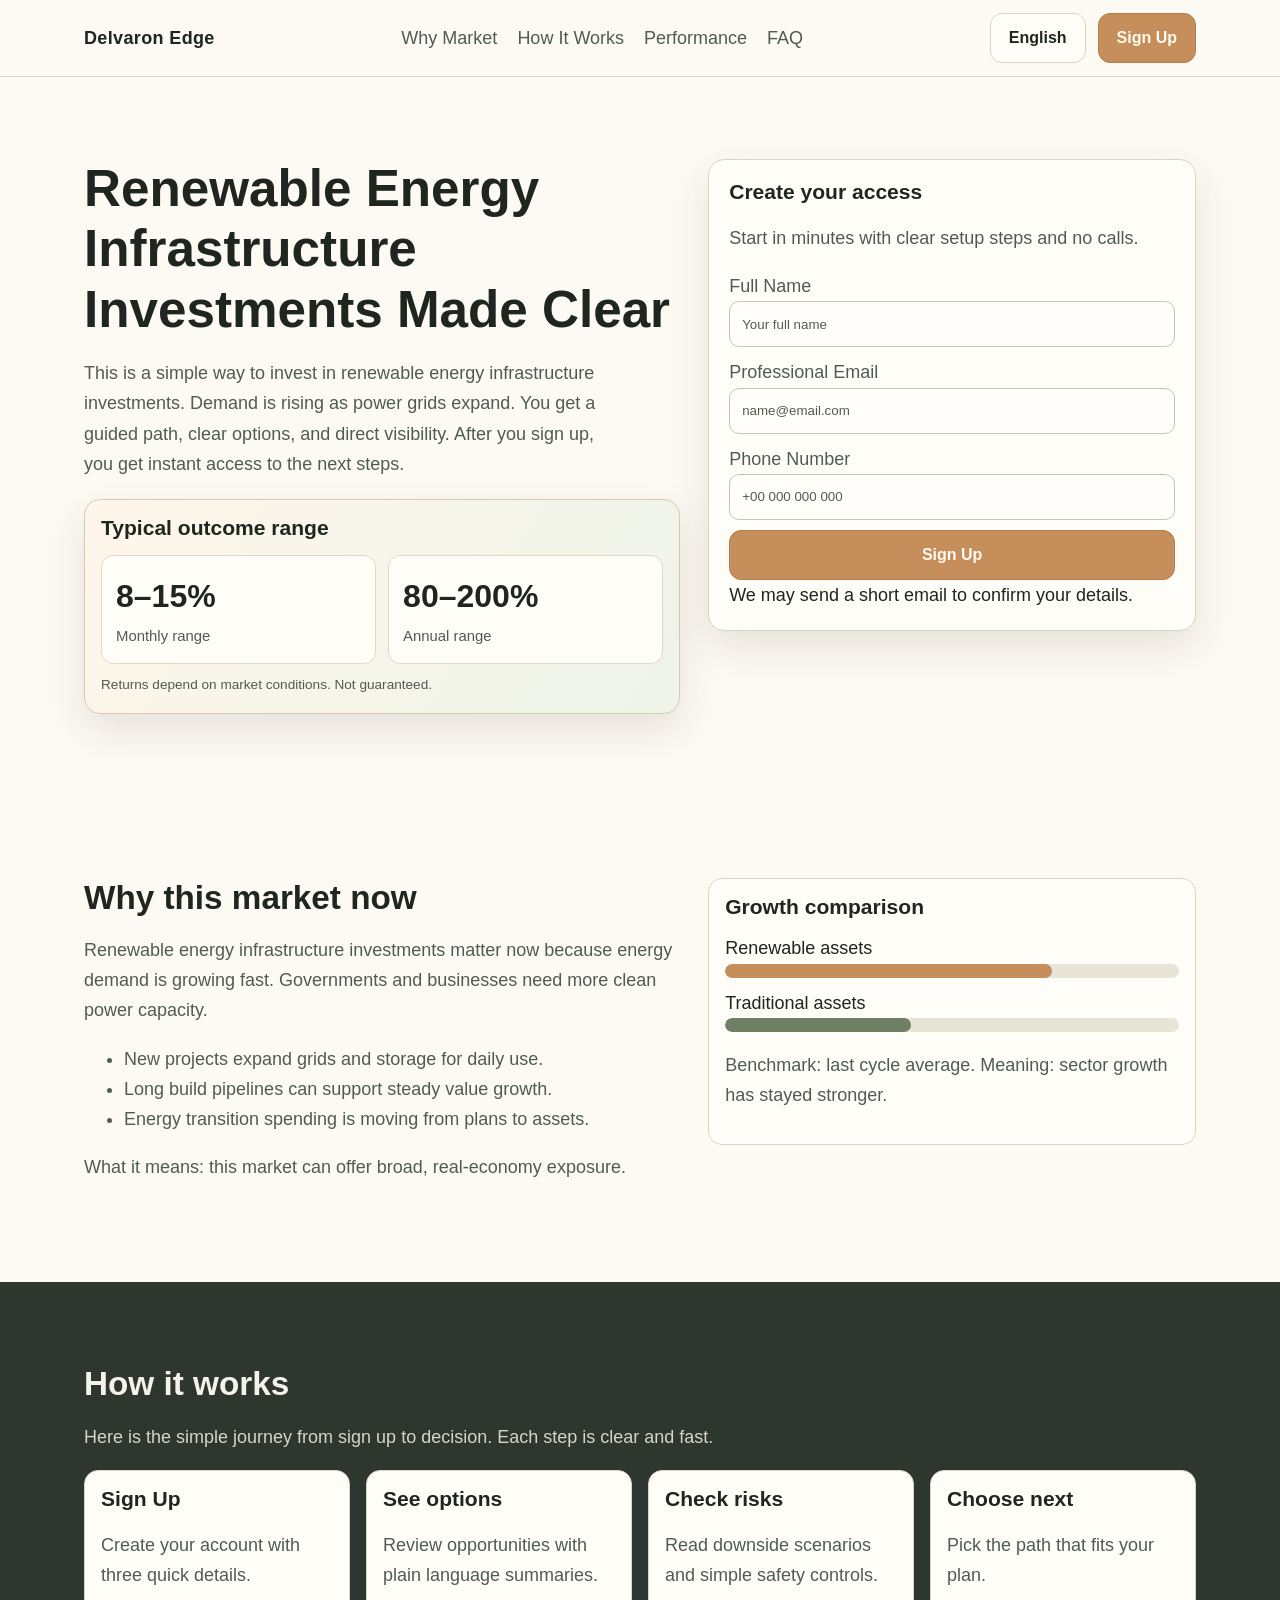
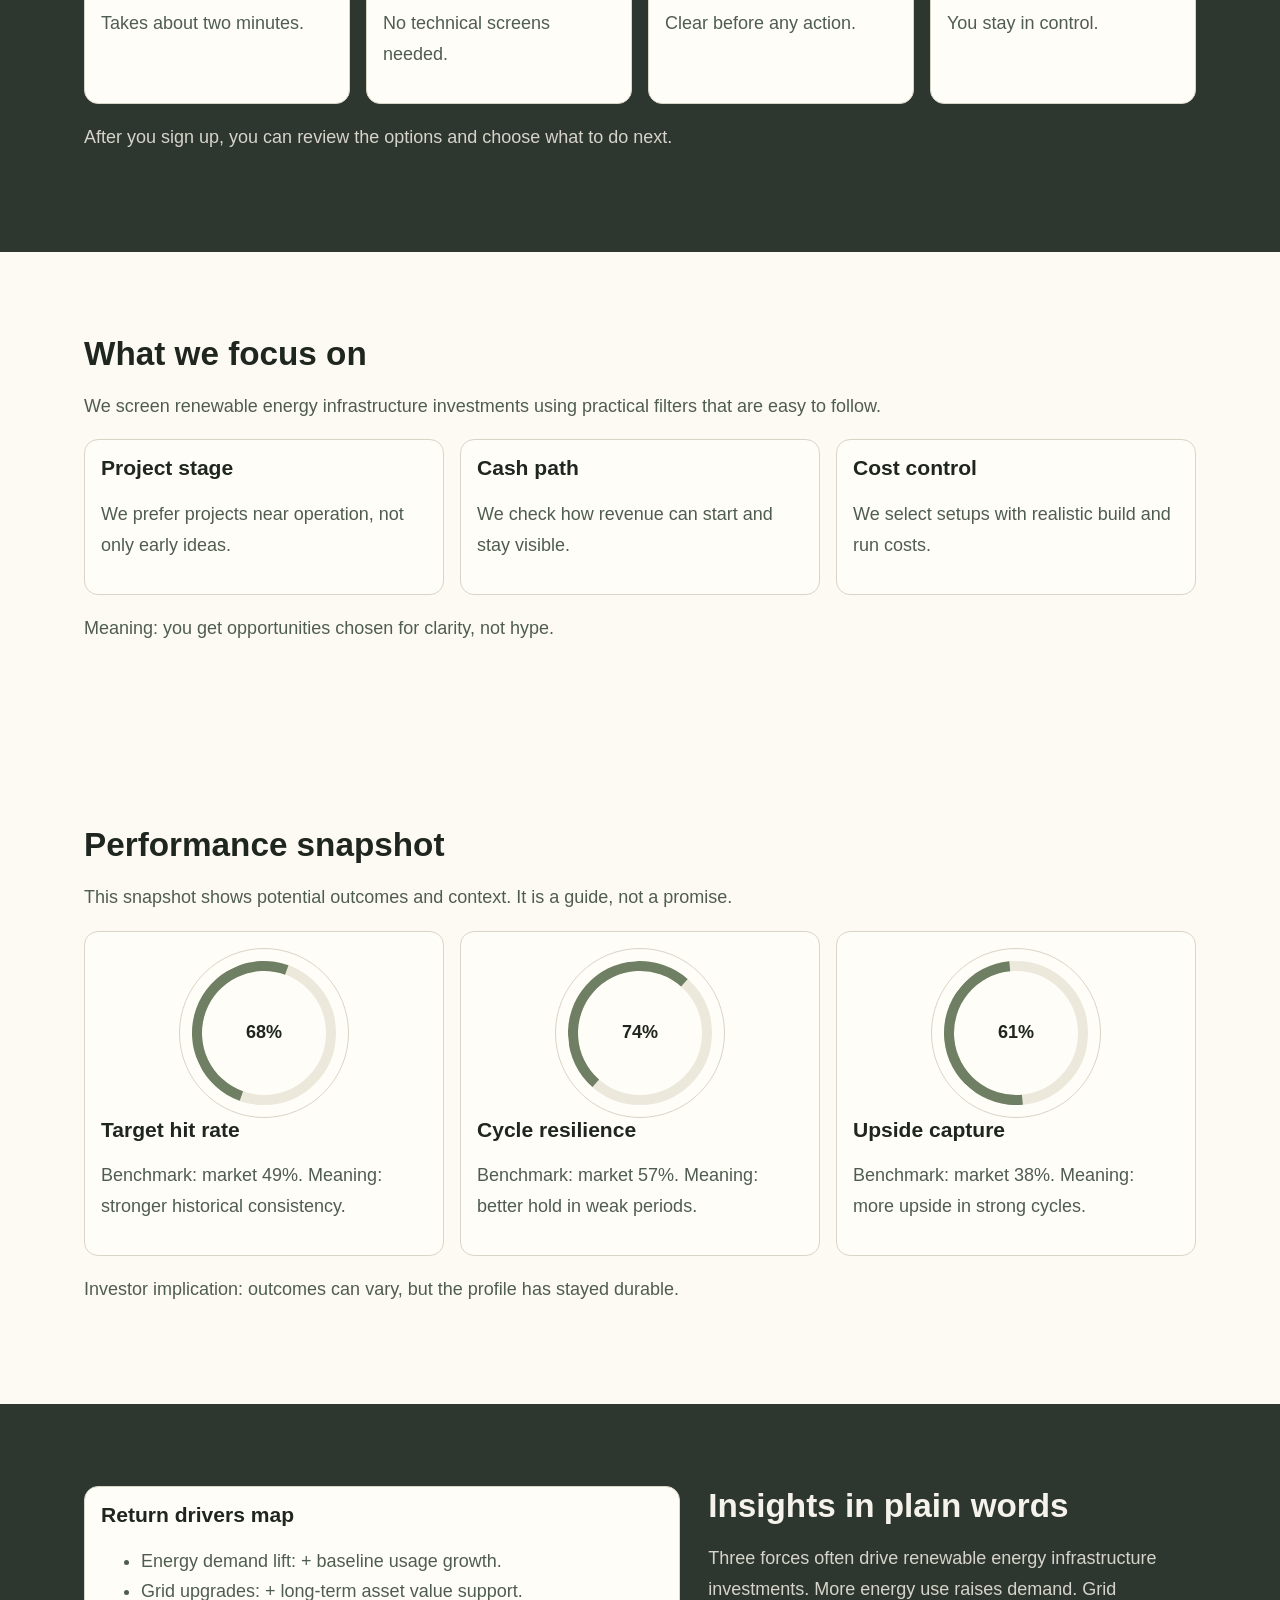
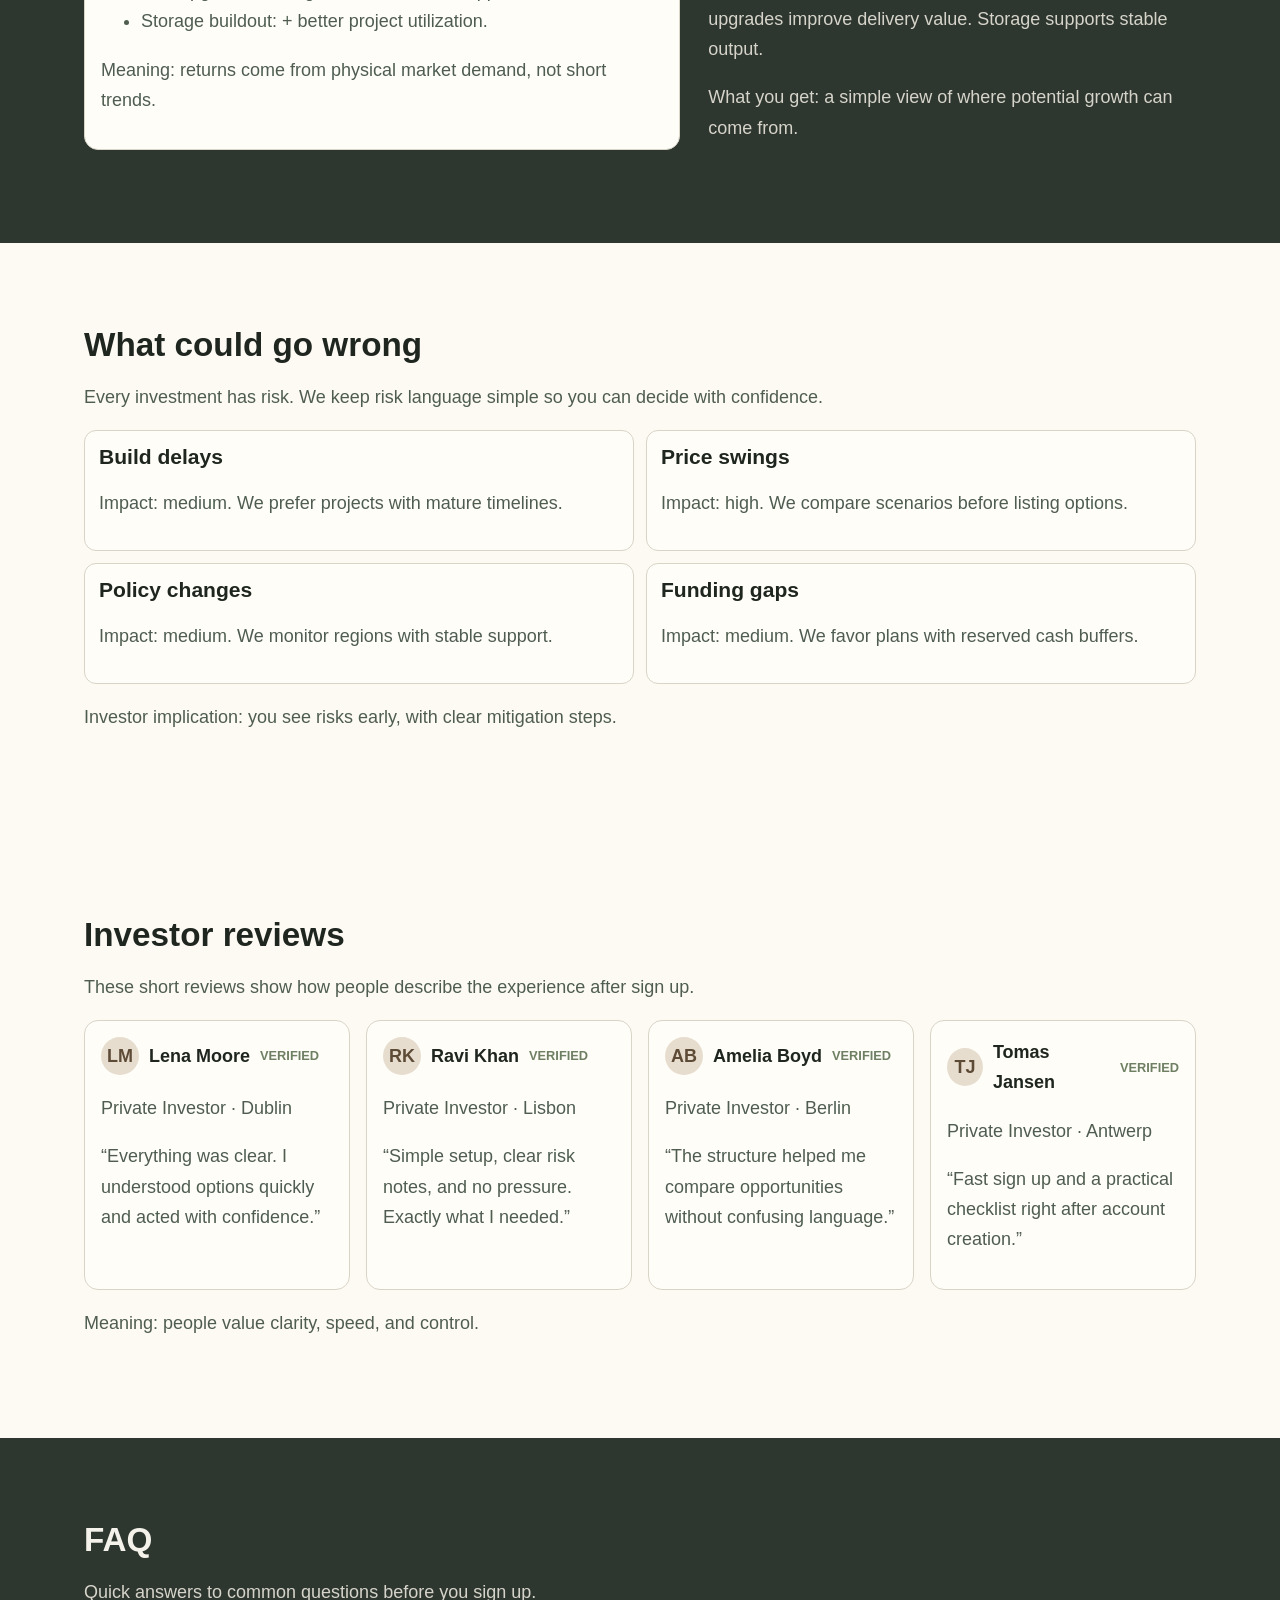
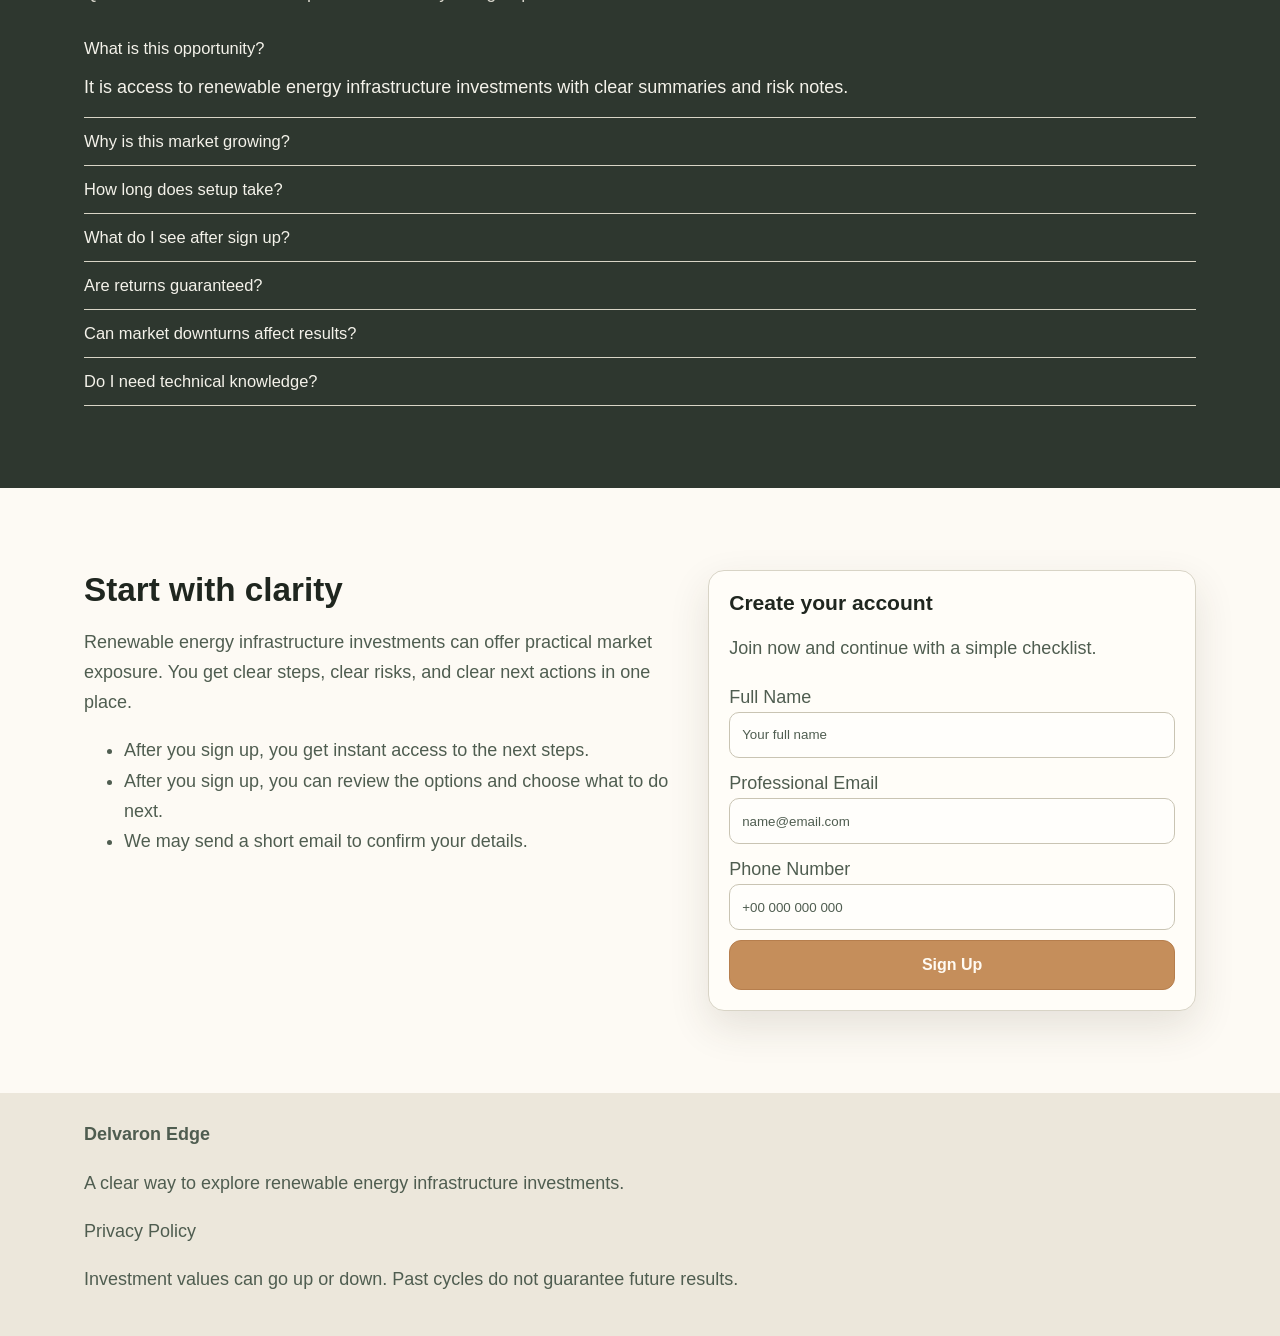
<file: index.html>
<!doctype html>
<html lang="en">
<head>
  <meta charset="UTF-8" />
  <meta name="viewport" content="width=device-width, initial-scale=1.0" />
  <title>Renewable Energy Infrastructure Investments | Delvaron Edge</title>
  <meta name="description" content="Delvaron Edge explains renewable energy infrastructure investments in plain English, with simple steps, clear risks, and a direct sign up path." />
  <link rel="canonical" href="https://delvaronedge.com/index.html" />
  <link rel="alternate" hreflang="en" href="https://delvaronedge.com/index.html" />
<link rel="alternate" hreflang="de" href="https://delvaronedge.com/de/index.html" />
<link rel="alternate" hreflang="fr" href="https://delvaronedge.com/fr/index.html" />
<link rel="alternate" hreflang="es" href="https://delvaronedge.com/es/index.html" />
<link rel="alternate" hreflang="it" href="https://delvaronedge.com/it/index.html" />
<link rel="alternate" hreflang="tr" href="https://delvaronedge.com/tr/index.html" />
<link rel="alternate" hreflang="pt" href="https://delvaronedge.com/pt/index.html" />
<link rel="alternate" hreflang="ja" href="https://delvaronedge.com/jp/index.html" />
<link rel="alternate" hreflang="sk" href="https://delvaronedge.com/sk/index.html" />
<link rel="alternate" hreflang="nl-BE" href="https://delvaronedge.com/be/index.html" />
  <meta property="og:title" content="Renewable Energy Infrastructure Investments | Delvaron Edge" />
  <meta property="og:description" content="Delvaron Edge explains renewable energy infrastructure investments in plain English, with simple steps, clear risks, and a direct sign up path." />
  <meta property="og:type" content="website" />
  <meta property="og:url" content="https://delvaronedge.com/index.html" />
  <meta name="twitter:card" content="summary_large_image" />
  <meta name="twitter:title" content="Renewable Energy Infrastructure Investments | Delvaron Edge" />
  <meta name="twitter:description" content="Delvaron Edge explains renewable energy infrastructure investments in plain English, with simple steps, clear risks, and a direct sign up path." />
  <link rel="stylesheet" href="assets/style.css" />
</head>
<body>
<header>
  <div class="container header-row">
    <a class="brand" href="#top">Delvaron Edge</a>
    <nav class="main-nav" aria-label="Primary">
      <a href="#market">Why Market</a><a href="#model">How It Works</a><a href="#metrics">Performance</a><a href="#faq">FAQ</a>
    </nav>
    <div class="header-right">
      <div class="lang-wrap">
        <button class="lang-pill" data-lang-toggle aria-label="Open language menu">English</button>
        <div class="lang-menu" role="menu"><a href="index.html"><svg class='flag' viewBox='0 0 18 12' aria-hidden='true'><rect width='18' height='12' fill='#f1ece0'/><text x='9' y='8.5' text-anchor='middle' font-size='5' fill='#3a453b' font-family='Arial'>GB</text></svg><span>English</span></a>
<a href="de/index.html"><svg class='flag' viewBox='0 0 18 12' aria-hidden='true'><rect width='18' height='12' fill='#f1ece0'/><text x='9' y='8.5' text-anchor='middle' font-size='5' fill='#3a453b' font-family='Arial'>DE</text></svg><span>Deutsch</span></a>
<a href="fr/index.html"><svg class='flag' viewBox='0 0 18 12' aria-hidden='true'><rect width='18' height='12' fill='#f1ece0'/><text x='9' y='8.5' text-anchor='middle' font-size='5' fill='#3a453b' font-family='Arial'>FR</text></svg><span>Français</span></a>
<a href="es/index.html"><svg class='flag' viewBox='0 0 18 12' aria-hidden='true'><rect width='18' height='12' fill='#f1ece0'/><text x='9' y='8.5' text-anchor='middle' font-size='5' fill='#3a453b' font-family='Arial'>ES</text></svg><span>Español</span></a>
<a href="it/index.html"><svg class='flag' viewBox='0 0 18 12' aria-hidden='true'><rect width='18' height='12' fill='#f1ece0'/><text x='9' y='8.5' text-anchor='middle' font-size='5' fill='#3a453b' font-family='Arial'>IT</text></svg><span>Italiano</span></a>
<a href="tr/index.html"><svg class='flag' viewBox='0 0 18 12' aria-hidden='true'><rect width='18' height='12' fill='#f1ece0'/><text x='9' y='8.5' text-anchor='middle' font-size='5' fill='#3a453b' font-family='Arial'>TR</text></svg><span>Türkçe</span></a>
<a href="pt/index.html"><svg class='flag' viewBox='0 0 18 12' aria-hidden='true'><rect width='18' height='12' fill='#f1ece0'/><text x='9' y='8.5' text-anchor='middle' font-size='5' fill='#3a453b' font-family='Arial'>PT</text></svg><span>Português</span></a>
<a href="jp/index.html"><svg class='flag' viewBox='0 0 18 12' aria-hidden='true'><rect width='18' height='12' fill='#f1ece0'/><text x='9' y='8.5' text-anchor='middle' font-size='5' fill='#3a453b' font-family='Arial'>JP</text></svg><span>日本語</span></a>
<a href="sk/index.html"><svg class='flag' viewBox='0 0 18 12' aria-hidden='true'><rect width='18' height='12' fill='#f1ece0'/><text x='9' y='8.5' text-anchor='middle' font-size='5' fill='#3a453b' font-family='Arial'>SK</text></svg><span>Slovak</span></a>
<a href="be/index.html"><svg class='flag' viewBox='0 0 18 12' aria-hidden='true'><rect width='18' height='12' fill='#f1ece0'/><text x='9' y='8.5' text-anchor='middle' font-size='5' fill='#3a453b' font-family='Arial'>BE</text></svg><span>Nederlands (BE)</span></a></div>
      </div>
      <a class="btn" href="#signup-end">Sign Up</a>
    </div>
    <button class="lang-pill mobile-menu-btn" data-open-drawer aria-label="Open menu">Menu</button>
  </div>
</header>

<div class="drawer" data-drawer>
  <div class="drawer-backdrop"></div>
  <div class="drawer-panel" role="dialog" aria-modal="true" aria-label="Mobile menu">
    <button class="lang-pill" data-close-drawer>Close</button>
    <div class="drawer-links">
      <a href="#market">Why Market</a><a href="#model">How It Works</a><a href="#metrics">Performance</a><a href="#faq">FAQ</a>
    </div>
    <div class="lang-wrap">
      <button class="lang-pill" data-lang-toggle>English</button>
      <div class="lang-menu"><a href="index.html"><svg class='flag' viewBox='0 0 18 12' aria-hidden='true'><rect width='18' height='12' fill='#f1ece0'/><text x='9' y='8.5' text-anchor='middle' font-size='5' fill='#3a453b' font-family='Arial'>GB</text></svg><span>English</span></a>
<a href="de/index.html"><svg class='flag' viewBox='0 0 18 12' aria-hidden='true'><rect width='18' height='12' fill='#f1ece0'/><text x='9' y='8.5' text-anchor='middle' font-size='5' fill='#3a453b' font-family='Arial'>DE</text></svg><span>Deutsch</span></a>
<a href="fr/index.html"><svg class='flag' viewBox='0 0 18 12' aria-hidden='true'><rect width='18' height='12' fill='#f1ece0'/><text x='9' y='8.5' text-anchor='middle' font-size='5' fill='#3a453b' font-family='Arial'>FR</text></svg><span>Français</span></a>
<a href="es/index.html"><svg class='flag' viewBox='0 0 18 12' aria-hidden='true'><rect width='18' height='12' fill='#f1ece0'/><text x='9' y='8.5' text-anchor='middle' font-size='5' fill='#3a453b' font-family='Arial'>ES</text></svg><span>Español</span></a>
<a href="it/index.html"><svg class='flag' viewBox='0 0 18 12' aria-hidden='true'><rect width='18' height='12' fill='#f1ece0'/><text x='9' y='8.5' text-anchor='middle' font-size='5' fill='#3a453b' font-family='Arial'>IT</text></svg><span>Italiano</span></a>
<a href="tr/index.html"><svg class='flag' viewBox='0 0 18 12' aria-hidden='true'><rect width='18' height='12' fill='#f1ece0'/><text x='9' y='8.5' text-anchor='middle' font-size='5' fill='#3a453b' font-family='Arial'>TR</text></svg><span>Türkçe</span></a>
<a href="pt/index.html"><svg class='flag' viewBox='0 0 18 12' aria-hidden='true'><rect width='18' height='12' fill='#f1ece0'/><text x='9' y='8.5' text-anchor='middle' font-size='5' fill='#3a453b' font-family='Arial'>PT</text></svg><span>Português</span></a>
<a href="jp/index.html"><svg class='flag' viewBox='0 0 18 12' aria-hidden='true'><rect width='18' height='12' fill='#f1ece0'/><text x='9' y='8.5' text-anchor='middle' font-size='5' fill='#3a453b' font-family='Arial'>JP</text></svg><span>日本語</span></a>
<a href="sk/index.html"><svg class='flag' viewBox='0 0 18 12' aria-hidden='true'><rect width='18' height='12' fill='#f1ece0'/><text x='9' y='8.5' text-anchor='middle' font-size='5' fill='#3a453b' font-family='Arial'>SK</text></svg><span>Slovak</span></a>
<a href="be/index.html"><svg class='flag' viewBox='0 0 18 12' aria-hidden='true'><rect width='18' height='12' fill='#f1ece0'/><text x='9' y='8.5' text-anchor='middle' font-size='5' fill='#3a453b' font-family='Arial'>BE</text></svg><span>Nederlands (BE)</span></a></div>
    </div>
    <p></p><a class="btn" href="#signup-end">Sign Up</a>
  </div>
</div>

<main id="top">
  <section class="section light">
    <div class="container hero-grid reveal">
      <div class="hero-copy">
        <h1>Renewable Energy Infrastructure Investments Made Clear</h1>
        <p>This is a simple way to invest in renewable energy infrastructure investments. Demand is rising as power grids expand. You get a guided path, clear options, and direct visibility. After you sign up, you get instant access to the next steps.</p>
        <div class="performance-panel" aria-label="Performance range panel">
          <h3>Typical outcome range</h3>
          <div class="metric-split">
            <div class="metric-item"><div class="metric-number">8–15%</div><div class="metric-label">Monthly range</div></div>
            <div class="metric-item"><div class="metric-number">80–200%</div><div class="metric-label">Annual range</div></div>
          </div>
          <div class="disclaimer">Returns depend on market conditions. Not guaranteed.</div>
        </div>
      </div>
      <form class="form-card" id="signup-start">
        <h3 class="form-title">Create your access</h3>
        <p class="form-sub">Start in minutes with clear setup steps and no calls.</p>
        <div class="form-grid">
          <label>Full Name<input type="text" name="name" placeholder="Your full name" required /></label>
          <label>Professional Email<input type="email" name="email" placeholder="name@email.com" required /></label>
          <label>Phone Number<input type="tel" name="phone" placeholder="+00 000 000 000" required /></label>
          <button class="btn" type="submit">Sign Up</button>
        </div>
        <small>We may send a short email to confirm your details.</small>
      </form>
    </div>
  </section>

  <section class="section light" id="market">
    <div class="container two-col reveal">
      <div>
        <h2>Why this market now</h2>
        <p>Renewable energy infrastructure investments matter now because energy demand is growing fast. Governments and businesses need more clean power capacity.</p>
        <ul>
          <li>New projects expand grids and storage for daily use.</li>
          <li>Long build pipelines can support steady value growth.</li>
          <li>Energy transition spending is moving from plans to assets.</li>
        </ul>
        <p>What it means: this market can offer broad, real-economy exposure.</p>
      </div>
      <div class="card bar-compare">
        <h3>Growth comparison</h3>
        <div class="row"><small>Renewable assets</small><div class="bar"><span class="us" style="width:72%"></span></div></div>
        <div class="row"><small>Traditional assets</small><div class="bar"><span class="market" style="width:41%"></span></div></div>
        <p>Benchmark: last cycle average. Meaning: sector growth has stayed stronger.</p>
      </div>
    </div>
  </section>

  <section class="section dark" id="model">
    <div class="container reveal">
      <h2>How it works</h2>
      <p>Here is the simple journey from sign up to decision. Each step is clear and fast.</p>
      <div class="cards-4">
        <article class="card"><h3>Sign Up</h3><p>Create your account with three quick details.</p><p class="muted">Takes about two minutes.</p></article>
        <article class="card"><h3>See options</h3><p>Review opportunities with plain language summaries.</p><p class="muted">No technical screens needed.</p></article>
        <article class="card"><h3>Check risks</h3><p>Read downside scenarios and simple safety controls.</p><p class="muted">Clear before any action.</p></article>
        <article class="card"><h3>Choose next</h3><p>Pick the path that fits your plan.</p><p class="muted">You stay in control.</p></article>
      </div>
      <p>After you sign up, you can review the options and choose what to do next.</p>
    </div>
  </section>

  <section class="section light" id="focus">
    <div class="container reveal">
      <h2>What we focus on</h2>
      <p>We screen renewable energy infrastructure investments using practical filters that are easy to follow.</p>
      <div class="cards-3">
        <article class="card"><h3>Project stage</h3><p>We prefer projects near operation, not only early ideas.</p></article>
        <article class="card"><h3>Cash path</h3><p>We check how revenue can start and stay visible.</p></article>
        <article class="card"><h3>Cost control</h3><p>We select setups with realistic build and run costs.</p></article>
      </div>
      <p>Meaning: you get opportunities chosen for clarity, not hype.</p>
    </div>
  </section>

  <section class="section light" id="metrics">
    <div class="container reveal">
      <h2>Performance snapshot</h2>
      <p>This snapshot shows potential outcomes and context. It is a guide, not a promise.</p>
      <div class="rings">
        <article class="card"><div class="ring" style="--val:68"><strong>68%</strong></div><h3>Target hit rate</h3><p>Benchmark: market 49%. Meaning: stronger historical consistency.</p></article>
        <article class="card"><div class="ring" style="--val:74"><strong>74%</strong></div><h3>Cycle resilience</h3><p>Benchmark: market 57%. Meaning: better hold in weak periods.</p></article>
        <article class="card"><div class="ring" style="--val:61"><strong>61%</strong></div><h3>Upside capture</h3><p>Benchmark: market 38%. Meaning: more upside in strong cycles.</p></article>
      </div>
      <p>Investor implication: outcomes can vary, but the profile has stayed durable.</p>
    </div>
  </section>

  <section class="section dark" id="insights">
    <div class="container two-col reveal">
      <div class="card">
        <h3>Return drivers map</h3>
        <ul>
          <li>Energy demand lift: + baseline usage growth.</li>
          <li>Grid upgrades: + long-term asset value support.</li>
          <li>Storage buildout: + better project utilization.</li>
        </ul>
        <p>Meaning: returns come from physical market demand, not short trends.</p>
      </div>
      <div>
        <h2>Insights in plain words</h2>
        <p>Three forces often drive renewable energy infrastructure investments. More energy use raises demand. Grid upgrades improve delivery value. Storage supports stable output.</p>
        <p>What you get: a simple view of where potential growth can come from.</p>
      </div>
    </div>
  </section>

  <section class="section light" id="risk">
    <div class="container reveal">
      <h2>What could go wrong</h2>
      <p>Every investment has risk. We keep risk language simple so you can decide with confidence.</p>
      <div class="matrix">
        <div class="cell"><h3>Build delays</h3><p>Impact: medium. We prefer projects with mature timelines.</p></div>
        <div class="cell"><h3>Price swings</h3><p>Impact: high. We compare scenarios before listing options.</p></div>
        <div class="cell"><h3>Policy changes</h3><p>Impact: medium. We monitor regions with stable support.</p></div>
        <div class="cell"><h3>Funding gaps</h3><p>Impact: medium. We favor plans with reserved cash buffers.</p></div>
      </div>
      <p>Investor implication: you see risks early, with clear mitigation steps.</p>
    </div>
  </section>

  <section class="section light" id="reviews">
    <div class="container reveal">
      <h2>Investor reviews</h2>
      <p>These short reviews show how people describe the experience after sign up.</p>
      <div class="cards-4">
        <article class="card"><div class="review-head"><div class="avatar">LM</div><strong>Lena Moore</strong><span class="verified">VERIFIED</span></div><p>Private Investor · Dublin</p><p>“Everything was clear. I understood options quickly and acted with confidence.”</p></article>
        <article class="card"><div class="review-head"><div class="avatar">RK</div><strong>Ravi Khan</strong><span class="verified">VERIFIED</span></div><p>Private Investor · Lisbon</p><p>“Simple setup, clear risk notes, and no pressure. Exactly what I needed.”</p></article>
        <article class="card"><div class="review-head"><div class="avatar">AB</div><strong>Amelia Boyd</strong><span class="verified">VERIFIED</span></div><p>Private Investor · Berlin</p><p>“The structure helped me compare opportunities without confusing language.”</p></article>
        <article class="card"><div class="review-head"><div class="avatar">TJ</div><strong>Tomas Jansen</strong><span class="verified">VERIFIED</span></div><p>Private Investor · Antwerp</p><p>“Fast sign up and a practical checklist right after account creation.”</p></article>
      </div>
      <p>Meaning: people value clarity, speed, and control.</p>
    </div>
  </section>

  <section class="section dark" id="faq">
    <div class="container reveal">
      <h2>FAQ</h2>
      <p>Quick answers to common questions before you sign up.</p>
      <div class="faq-item open"><button class="faq-q">What is this opportunity?</button><div class="faq-answer">It is access to renewable energy infrastructure investments with clear summaries and risk notes.</div></div>
      <div class="faq-item"><button class="faq-q">Why is this market growing?</button><div class="faq-answer">Power demand and grid upgrades are increasing, which can support asset value.</div></div>
      <div class="faq-item"><button class="faq-q">How long does setup take?</button><div class="faq-answer">Most people complete sign up in a few minutes.</div></div>
      <div class="faq-item"><button class="faq-q">What do I see after sign up?</button><div class="faq-answer">After you sign up, you will see a clear setup checklist.</div></div>
      <div class="faq-item"><button class="faq-q">Are returns guaranteed?</button><div class="faq-answer">No. Returns depend on market conditions and project outcomes.</div></div>
      <div class="faq-item"><button class="faq-q">Can market downturns affect results?</button><div class="faq-answer">Yes. Weak market cycles can lower performance for periods of time.</div></div>
      <div class="faq-item"><button class="faq-q">Do I need technical knowledge?</button><div class="faq-answer">No. Explanations are written in clear, simple language.</div></div>
    </div>
  </section>

  <section class="section light" id="signup-end">
    <div class="container two-col reveal">
      <div>
        <h2>Start with clarity</h2>
        <p>Renewable energy infrastructure investments can offer practical market exposure. You get clear steps, clear risks, and clear next actions in one place.</p>
        <ul>
          <li>After you sign up, you get instant access to the next steps.</li>
          <li>After you sign up, you can review the options and choose what to do next.</li>
          <li>We may send a short email to confirm your details.</li>
        </ul>
      </div>
      <form class="form-card">
        <h3>Create your account</h3>
        <p>Join now and continue with a simple checklist.</p>
        <div class="form-grid">
          <label>Full Name<input type="text" required placeholder="Your full name" /></label>
          <label>Professional Email<input type="email" required placeholder="name@email.com" /></label>
          <label>Phone Number<input type="tel" required placeholder="+00 000 000 000" /></label>
          <button class="btn" type="submit">Sign Up</button>
        </div>
      </form>
    </div>
  </section>
</main>

<footer>
  <div class="container">
    <strong>Delvaron Edge</strong>
    <p>A clear way to explore renewable energy infrastructure investments.</p>
    <p><a href="#" data-open-privacy>Privacy Policy</a></p>
    <small>Investment values can go up or down. Past cycles do not guarantee future results.</small>
  </div>
</footer>

<div class="modal" id="privacy-modal" aria-hidden="true">
  <div class="modal-panel" role="dialog" aria-modal="true" aria-label="Privacy Policy">
    <button class="modal-close-x" data-close-privacy aria-label="Close policy">✕</button>
    <h2>Privacy Policy</h2>
    <p><strong>Introduction:</strong> We explain what data we collect and why.</p>
    <p><strong>Data collection:</strong> We collect name, email, and phone from the form.</p>
    <p><strong>Legal basis:</strong> We process data to provide account setup and service access.</p>
    <p><strong>Cookies:</strong> We use basic cookies for site function and experience.</p>
    <p><strong>Retention:</strong> We keep data only as long as needed for service delivery.</p>
    <p><strong>Third-party sharing:</strong> We share limited data with secure service providers only.</p>
    <p><strong>Security:</strong> We use technical and process safeguards to protect information.</p>
    <p><strong>User rights:</strong> You can request access, correction, or deletion of your data.</p>
    <p><strong>International transfers:</strong> Data may be processed in other regions with safeguards.</p>
    <p><strong>Industry risk disclosure:</strong> All investments involve risk, and outcomes are not guaranteed.</p>
    <p><strong>Contact:</strong> privacy@delvaronedge.com</p>
    <div class="modal-footer"><button class="lang-pill" data-close-privacy>Close</button></div>
  </div>
</div>

<script type="application/ld+json">
{"@context":"https://schema.org","@graph":[{"@type":"Organization","name":"Delvaron Edge","url":"https://delvaronedge.com"},{"@type":"WebSite","name":"Delvaron Edge","url":"https://delvaronedge.com"},{"@type":"FAQPage","mainEntity":[{"@type":"Question","name":"What is this opportunity?","acceptedAnswer":{"@type":"Answer","text":"Access to renewable energy infrastructure investments with simple guidance."}},{"@type":"Question","name":"Are returns guaranteed?","acceptedAnswer":{"@type":"Answer","text":"No, returns depend on market conditions."}}]},{"@type":"Review","author":{"@type":"Person","name":"Lena Moore"},"reviewBody":"Everything was clear and easy to follow.","reviewRating":{"@type":"Rating","ratingValue":"5","bestRating":"5"}}]}
</script>
<script defer src="assets/app.js"></script>
</body>
</html>
</file>
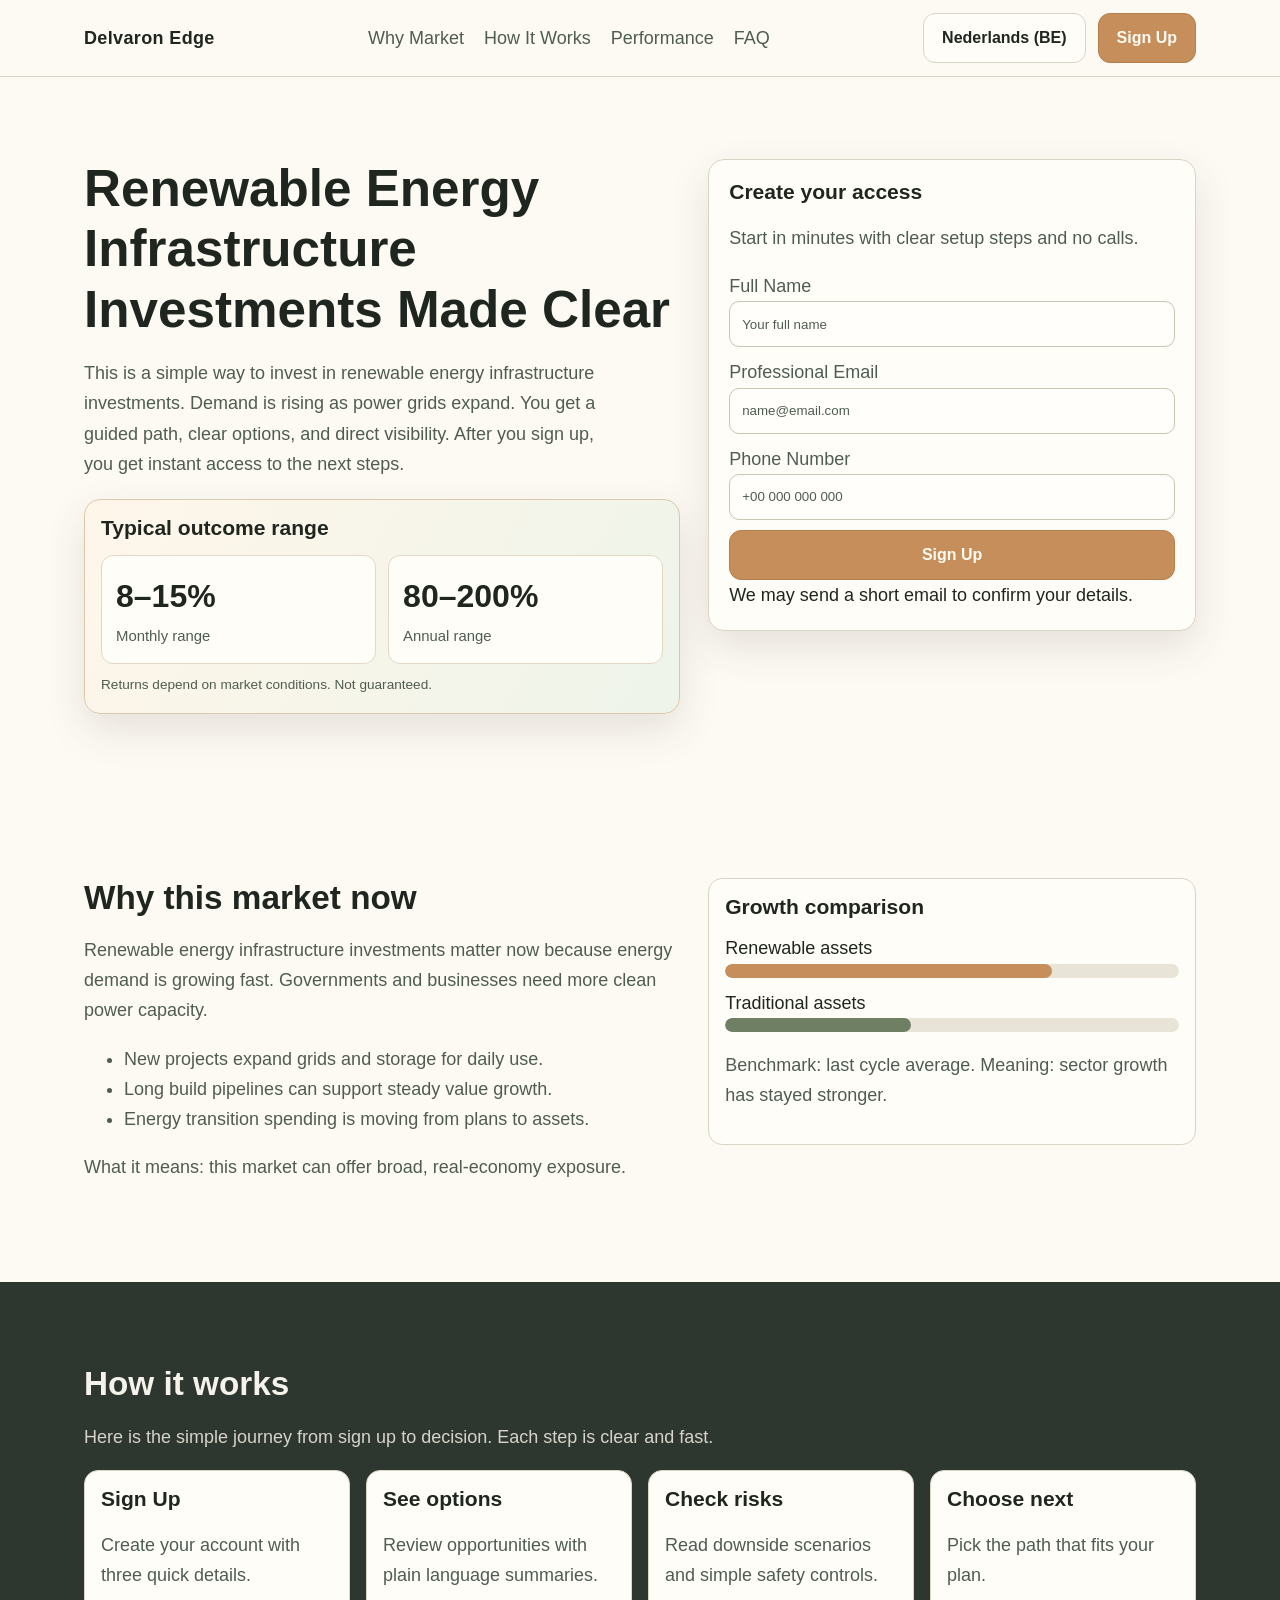
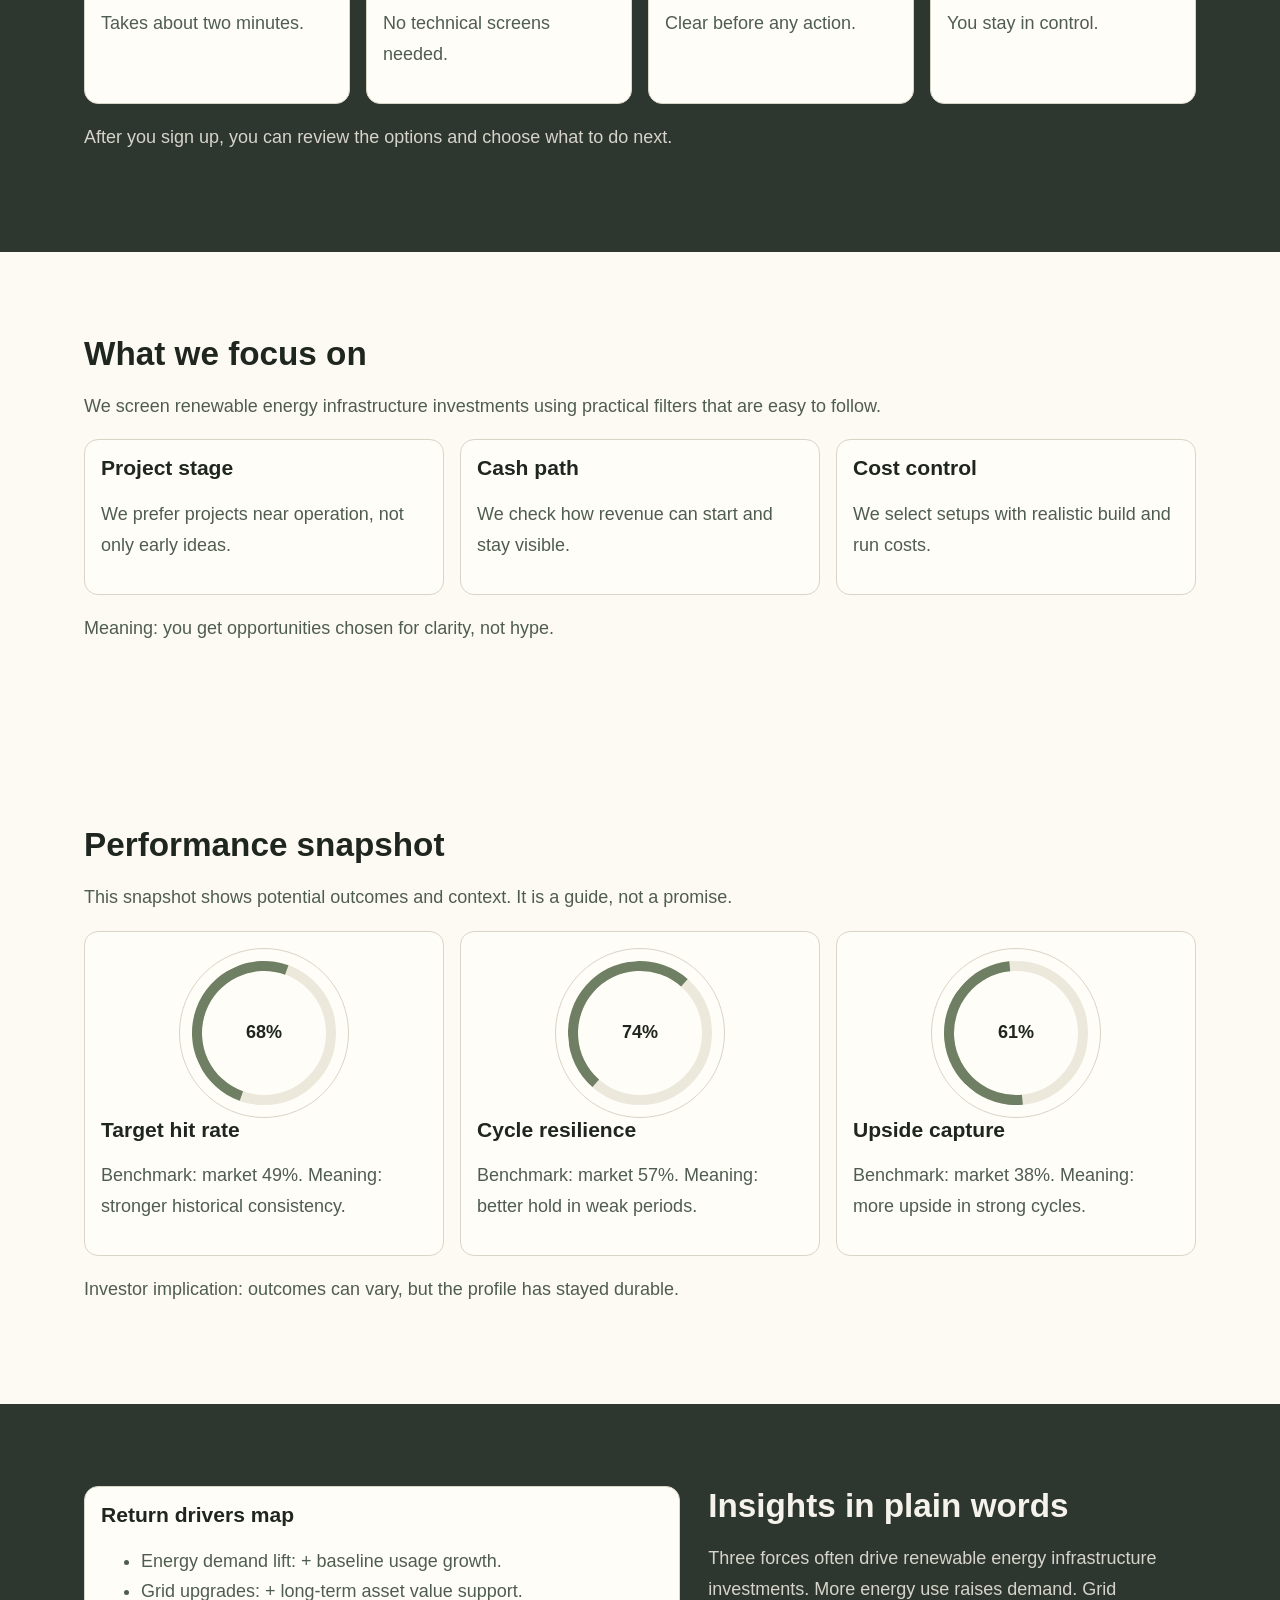
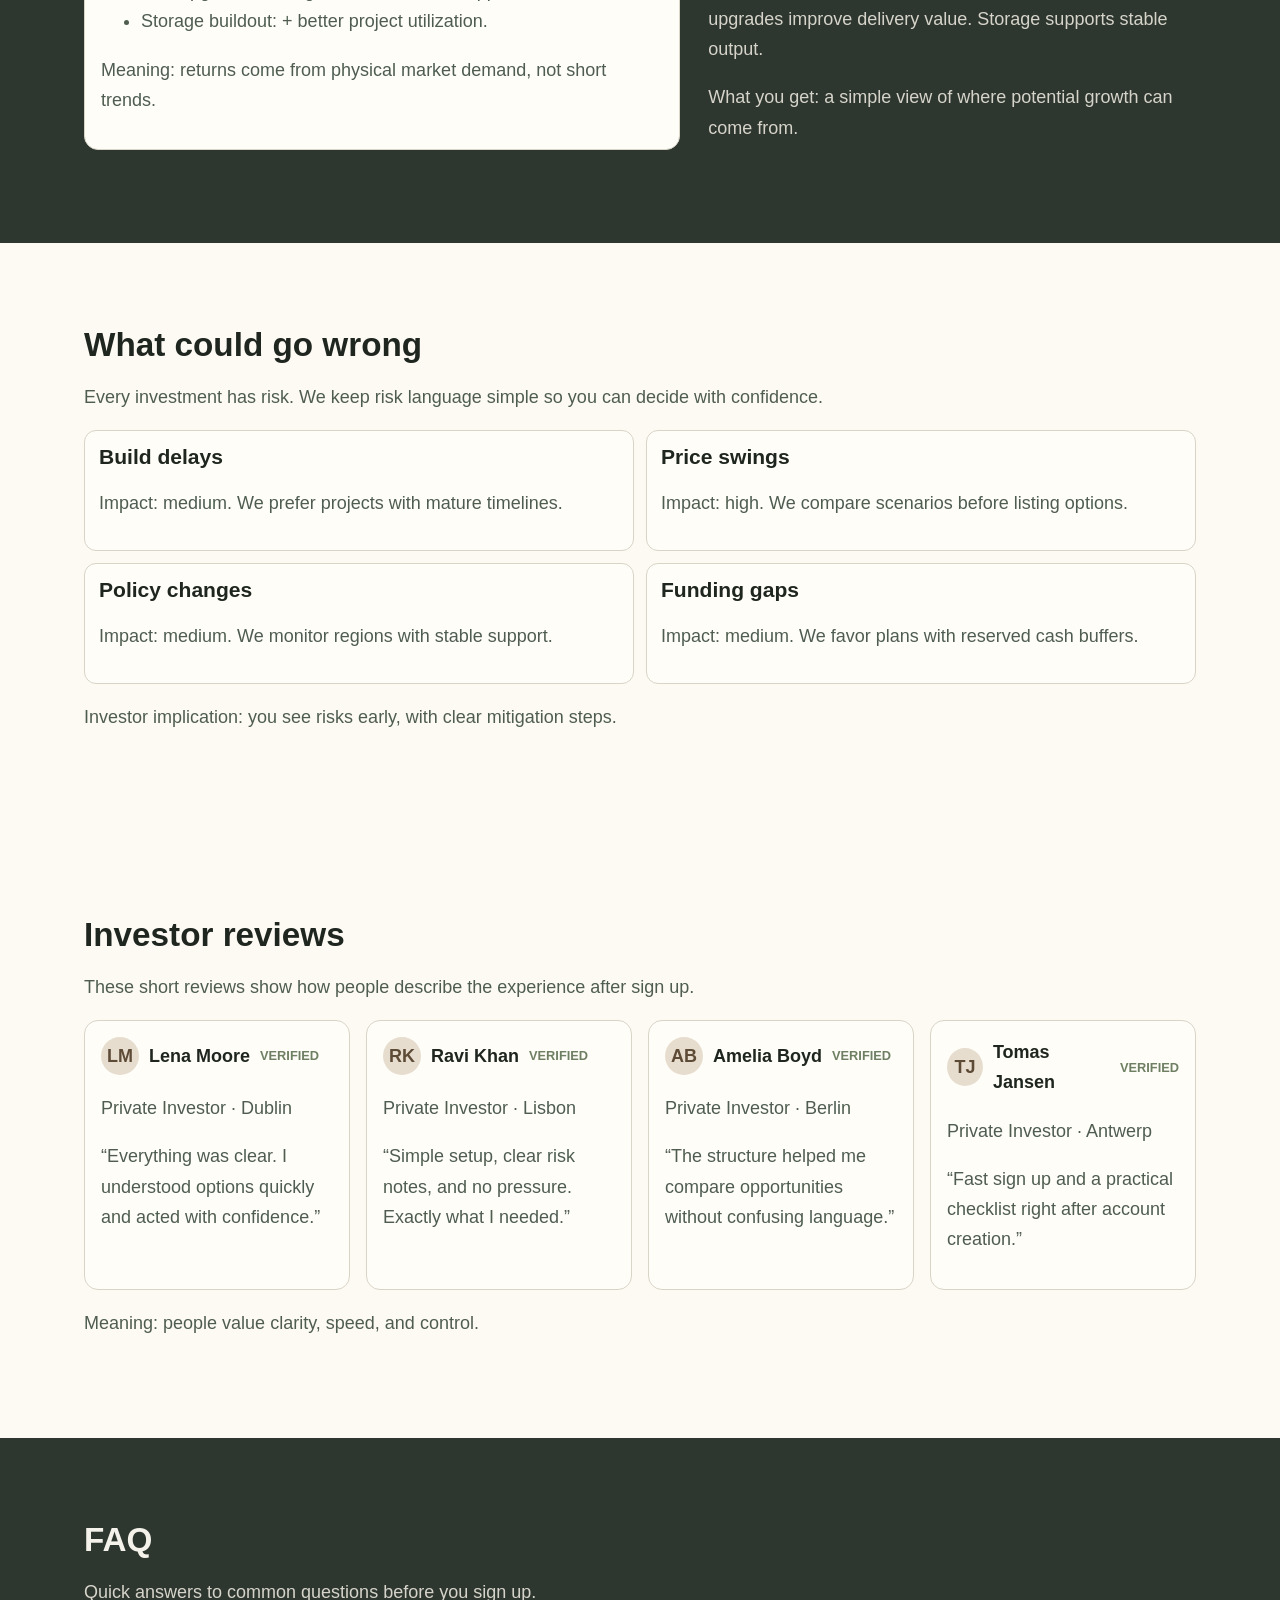
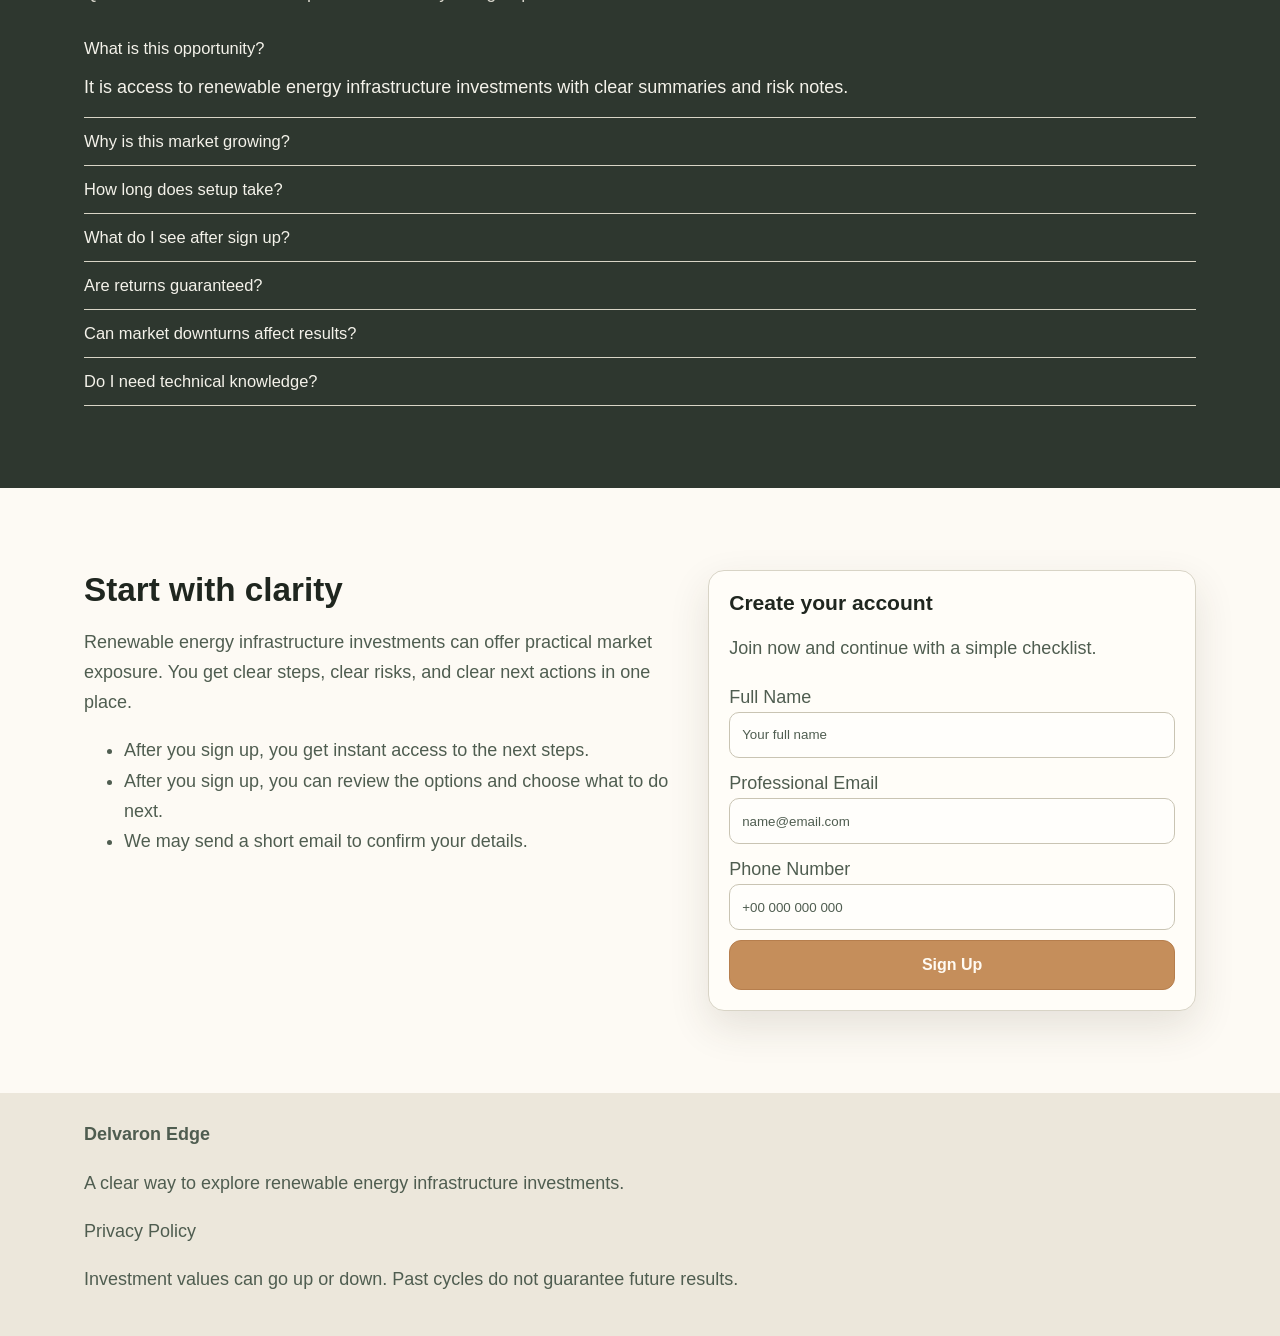
<file: be/index.html>
<!doctype html>
<html lang="en">
<head>
  <meta charset="UTF-8" />
  <meta name="viewport" content="width=device-width, initial-scale=1.0" />
  <title>Renewable Energy Infrastructure Investment Insights | Delvaron Edge</title>
  <meta name="description" content="Delvaron Edge explains renewable energy infrastructure investments in plain English, with simple steps, clear risks, and a direct sign up path." />
  <link rel="canonical" href="https://delvaronedge.com/be/index.html" />
  <link rel="alternate" hreflang="en" href="https://delvaronedge.com/../index.html" />
<link rel="alternate" hreflang="de" href="https://delvaronedge.com/../de/index.html" />
<link rel="alternate" hreflang="fr" href="https://delvaronedge.com/../fr/index.html" />
<link rel="alternate" hreflang="es" href="https://delvaronedge.com/../es/index.html" />
<link rel="alternate" hreflang="it" href="https://delvaronedge.com/../it/index.html" />
<link rel="alternate" hreflang="tr" href="https://delvaronedge.com/../tr/index.html" />
<link rel="alternate" hreflang="pt" href="https://delvaronedge.com/../pt/index.html" />
<link rel="alternate" hreflang="ja" href="https://delvaronedge.com/../jp/index.html" />
<link rel="alternate" hreflang="sk" href="https://delvaronedge.com/../sk/index.html" />
<link rel="alternate" hreflang="nl-BE" href="https://delvaronedge.com/../be/index.html" />
  <meta property="og:title" content="Renewable Energy Infrastructure Investment Insights | Delvaron Edge" />
  <meta property="og:description" content="Delvaron Edge explains renewable energy infrastructure investments in plain English, with simple steps, clear risks, and a direct sign up path." />
  <meta property="og:type" content="website" />
  <meta property="og:url" content="https://delvaronedge.com/be/index.html" />
  <meta name="twitter:card" content="summary_large_image" />
  <meta name="twitter:title" content="Renewable Energy Infrastructure Investment Insights | Delvaron Edge" />
  <meta name="twitter:description" content="Delvaron Edge explains renewable energy infrastructure investments in plain English, with simple steps, clear risks, and a direct sign up path." />
  <link rel="stylesheet" href="../assets/style.css" />
</head>
<body>
<header>
  <div class="container header-row">
    <a class="brand" href="#top">Delvaron Edge</a>
    <nav class="main-nav" aria-label="Primary">
      <a href="#market">Why Market</a><a href="#model">How It Works</a><a href="#metrics">Performance</a><a href="#faq">FAQ</a>
    </nav>
    <div class="header-right">
      <div class="lang-wrap">
        <button class="lang-pill" data-lang-toggle aria-label="Open language menu">Nederlands (BE)</button>
        <div class="lang-menu" role="menu"><a href="../index.html"><svg class='flag' viewBox='0 0 18 12' aria-hidden='true'><rect width='18' height='12' fill='#f1ece0'/><text x='9' y='8.5' text-anchor='middle' font-size='5' fill='#3a453b' font-family='Arial'>GB</text></svg><span>English</span></a>
<a href="../de/index.html"><svg class='flag' viewBox='0 0 18 12' aria-hidden='true'><rect width='18' height='12' fill='#f1ece0'/><text x='9' y='8.5' text-anchor='middle' font-size='5' fill='#3a453b' font-family='Arial'>DE</text></svg><span>Deutsch</span></a>
<a href="../fr/index.html"><svg class='flag' viewBox='0 0 18 12' aria-hidden='true'><rect width='18' height='12' fill='#f1ece0'/><text x='9' y='8.5' text-anchor='middle' font-size='5' fill='#3a453b' font-family='Arial'>FR</text></svg><span>Français</span></a>
<a href="../es/index.html"><svg class='flag' viewBox='0 0 18 12' aria-hidden='true'><rect width='18' height='12' fill='#f1ece0'/><text x='9' y='8.5' text-anchor='middle' font-size='5' fill='#3a453b' font-family='Arial'>ES</text></svg><span>Español</span></a>
<a href="../it/index.html"><svg class='flag' viewBox='0 0 18 12' aria-hidden='true'><rect width='18' height='12' fill='#f1ece0'/><text x='9' y='8.5' text-anchor='middle' font-size='5' fill='#3a453b' font-family='Arial'>IT</text></svg><span>Italiano</span></a>
<a href="../tr/index.html"><svg class='flag' viewBox='0 0 18 12' aria-hidden='true'><rect width='18' height='12' fill='#f1ece0'/><text x='9' y='8.5' text-anchor='middle' font-size='5' fill='#3a453b' font-family='Arial'>TR</text></svg><span>Türkçe</span></a>
<a href="../pt/index.html"><svg class='flag' viewBox='0 0 18 12' aria-hidden='true'><rect width='18' height='12' fill='#f1ece0'/><text x='9' y='8.5' text-anchor='middle' font-size='5' fill='#3a453b' font-family='Arial'>PT</text></svg><span>Português</span></a>
<a href="../jp/index.html"><svg class='flag' viewBox='0 0 18 12' aria-hidden='true'><rect width='18' height='12' fill='#f1ece0'/><text x='9' y='8.5' text-anchor='middle' font-size='5' fill='#3a453b' font-family='Arial'>JP</text></svg><span>日本語</span></a>
<a href="../sk/index.html"><svg class='flag' viewBox='0 0 18 12' aria-hidden='true'><rect width='18' height='12' fill='#f1ece0'/><text x='9' y='8.5' text-anchor='middle' font-size='5' fill='#3a453b' font-family='Arial'>SK</text></svg><span>Slovak</span></a>
<a href="../be/index.html"><svg class='flag' viewBox='0 0 18 12' aria-hidden='true'><rect width='18' height='12' fill='#f1ece0'/><text x='9' y='8.5' text-anchor='middle' font-size='5' fill='#3a453b' font-family='Arial'>BE</text></svg><span>Nederlands (BE)</span></a></div>
      </div>
      <a class="btn" href="#signup-end">Sign Up</a>
    </div>
    <button class="lang-pill mobile-menu-btn" data-open-drawer aria-label="Open menu">Menu</button>
  </div>
</header>

<div class="drawer" data-drawer>
  <div class="drawer-backdrop"></div>
  <div class="drawer-panel" role="dialog" aria-modal="true" aria-label="Mobile menu">
    <button class="lang-pill" data-close-drawer>Close</button>
    <div class="drawer-links">
      <a href="#market">Why Market</a><a href="#model">How It Works</a><a href="#metrics">Performance</a><a href="#faq">FAQ</a>
    </div>
    <div class="lang-wrap">
      <button class="lang-pill" data-lang-toggle>Nederlands (BE)</button>
      <div class="lang-menu"><a href="../index.html"><svg class='flag' viewBox='0 0 18 12' aria-hidden='true'><rect width='18' height='12' fill='#f1ece0'/><text x='9' y='8.5' text-anchor='middle' font-size='5' fill='#3a453b' font-family='Arial'>GB</text></svg><span>English</span></a>
<a href="../de/index.html"><svg class='flag' viewBox='0 0 18 12' aria-hidden='true'><rect width='18' height='12' fill='#f1ece0'/><text x='9' y='8.5' text-anchor='middle' font-size='5' fill='#3a453b' font-family='Arial'>DE</text></svg><span>Deutsch</span></a>
<a href="../fr/index.html"><svg class='flag' viewBox='0 0 18 12' aria-hidden='true'><rect width='18' height='12' fill='#f1ece0'/><text x='9' y='8.5' text-anchor='middle' font-size='5' fill='#3a453b' font-family='Arial'>FR</text></svg><span>Français</span></a>
<a href="../es/index.html"><svg class='flag' viewBox='0 0 18 12' aria-hidden='true'><rect width='18' height='12' fill='#f1ece0'/><text x='9' y='8.5' text-anchor='middle' font-size='5' fill='#3a453b' font-family='Arial'>ES</text></svg><span>Español</span></a>
<a href="../it/index.html"><svg class='flag' viewBox='0 0 18 12' aria-hidden='true'><rect width='18' height='12' fill='#f1ece0'/><text x='9' y='8.5' text-anchor='middle' font-size='5' fill='#3a453b' font-family='Arial'>IT</text></svg><span>Italiano</span></a>
<a href="../tr/index.html"><svg class='flag' viewBox='0 0 18 12' aria-hidden='true'><rect width='18' height='12' fill='#f1ece0'/><text x='9' y='8.5' text-anchor='middle' font-size='5' fill='#3a453b' font-family='Arial'>TR</text></svg><span>Türkçe</span></a>
<a href="../pt/index.html"><svg class='flag' viewBox='0 0 18 12' aria-hidden='true'><rect width='18' height='12' fill='#f1ece0'/><text x='9' y='8.5' text-anchor='middle' font-size='5' fill='#3a453b' font-family='Arial'>PT</text></svg><span>Português</span></a>
<a href="../jp/index.html"><svg class='flag' viewBox='0 0 18 12' aria-hidden='true'><rect width='18' height='12' fill='#f1ece0'/><text x='9' y='8.5' text-anchor='middle' font-size='5' fill='#3a453b' font-family='Arial'>JP</text></svg><span>日本語</span></a>
<a href="../sk/index.html"><svg class='flag' viewBox='0 0 18 12' aria-hidden='true'><rect width='18' height='12' fill='#f1ece0'/><text x='9' y='8.5' text-anchor='middle' font-size='5' fill='#3a453b' font-family='Arial'>SK</text></svg><span>Slovak</span></a>
<a href="../be/index.html"><svg class='flag' viewBox='0 0 18 12' aria-hidden='true'><rect width='18' height='12' fill='#f1ece0'/><text x='9' y='8.5' text-anchor='middle' font-size='5' fill='#3a453b' font-family='Arial'>BE</text></svg><span>Nederlands (BE)</span></a></div>
    </div>
    <p></p><a class="btn" href="#signup-end">Sign Up</a>
  </div>
</div>

<main id="top">
  <section class="section light">
    <div class="container hero-grid reveal">
      <div class="hero-copy">
        <h1>Renewable Energy Infrastructure Investments Made Clear</h1>
        <p>This is a simple way to invest in renewable energy infrastructure investments. Demand is rising as power grids expand. You get a guided path, clear options, and direct visibility. After you sign up, you get instant access to the next steps.</p>
        <div class="performance-panel" aria-label="Performance range panel">
          <h3>Typical outcome range</h3>
          <div class="metric-split">
            <div class="metric-item"><div class="metric-number">8–15%</div><div class="metric-label">Monthly range</div></div>
            <div class="metric-item"><div class="metric-number">80–200%</div><div class="metric-label">Annual range</div></div>
          </div>
          <div class="disclaimer">Returns depend on market conditions. Not guaranteed.</div>
        </div>
      </div>
      <form class="form-card" id="signup-start">
        <h3 class="form-title">Create your access</h3>
        <p class="form-sub">Start in minutes with clear setup steps and no calls.</p>
        <div class="form-grid">
          <label>Full Name<input type="text" name="name" placeholder="Your full name" required /></label>
          <label>Professional Email<input type="email" name="email" placeholder="name@email.com" required /></label>
          <label>Phone Number<input type="tel" name="phone" placeholder="+00 000 000 000" required /></label>
          <button class="btn" type="submit">Sign Up</button>
        </div>
        <small>We may send a short email to confirm your details.</small>
      </form>
    </div>
  </section>

  <section class="section light" id="market">
    <div class="container two-col reveal">
      <div>
        <h2>Why this market now</h2>
        <p>Renewable energy infrastructure investments matter now because energy demand is growing fast. Governments and businesses need more clean power capacity.</p>
        <ul>
          <li>New projects expand grids and storage for daily use.</li>
          <li>Long build pipelines can support steady value growth.</li>
          <li>Energy transition spending is moving from plans to assets.</li>
        </ul>
        <p>What it means: this market can offer broad, real-economy exposure.</p>
      </div>
      <div class="card bar-compare">
        <h3>Growth comparison</h3>
        <div class="row"><small>Renewable assets</small><div class="bar"><span class="us" style="width:72%"></span></div></div>
        <div class="row"><small>Traditional assets</small><div class="bar"><span class="market" style="width:41%"></span></div></div>
        <p>Benchmark: last cycle average. Meaning: sector growth has stayed stronger.</p>
      </div>
    </div>
  </section>

  <section class="section dark" id="model">
    <div class="container reveal">
      <h2>How it works</h2>
      <p>Here is the simple journey from sign up to decision. Each step is clear and fast.</p>
      <div class="cards-4">
        <article class="card"><h3>Sign Up</h3><p>Create your account with three quick details.</p><p class="muted">Takes about two minutes.</p></article>
        <article class="card"><h3>See options</h3><p>Review opportunities with plain language summaries.</p><p class="muted">No technical screens needed.</p></article>
        <article class="card"><h3>Check risks</h3><p>Read downside scenarios and simple safety controls.</p><p class="muted">Clear before any action.</p></article>
        <article class="card"><h3>Choose next</h3><p>Pick the path that fits your plan.</p><p class="muted">You stay in control.</p></article>
      </div>
      <p>After you sign up, you can review the options and choose what to do next.</p>
    </div>
  </section>

  <section class="section light" id="focus">
    <div class="container reveal">
      <h2>What we focus on</h2>
      <p>We screen renewable energy infrastructure investments using practical filters that are easy to follow.</p>
      <div class="cards-3">
        <article class="card"><h3>Project stage</h3><p>We prefer projects near operation, not only early ideas.</p></article>
        <article class="card"><h3>Cash path</h3><p>We check how revenue can start and stay visible.</p></article>
        <article class="card"><h3>Cost control</h3><p>We select setups with realistic build and run costs.</p></article>
      </div>
      <p>Meaning: you get opportunities chosen for clarity, not hype.</p>
    </div>
  </section>

  <section class="section light" id="metrics">
    <div class="container reveal">
      <h2>Performance snapshot</h2>
      <p>This snapshot shows potential outcomes and context. It is a guide, not a promise.</p>
      <div class="rings">
        <article class="card"><div class="ring" style="--val:68"><strong>68%</strong></div><h3>Target hit rate</h3><p>Benchmark: market 49%. Meaning: stronger historical consistency.</p></article>
        <article class="card"><div class="ring" style="--val:74"><strong>74%</strong></div><h3>Cycle resilience</h3><p>Benchmark: market 57%. Meaning: better hold in weak periods.</p></article>
        <article class="card"><div class="ring" style="--val:61"><strong>61%</strong></div><h3>Upside capture</h3><p>Benchmark: market 38%. Meaning: more upside in strong cycles.</p></article>
      </div>
      <p>Investor implication: outcomes can vary, but the profile has stayed durable.</p>
    </div>
  </section>

  <section class="section dark" id="insights">
    <div class="container two-col reveal">
      <div class="card">
        <h3>Return drivers map</h3>
        <ul>
          <li>Energy demand lift: + baseline usage growth.</li>
          <li>Grid upgrades: + long-term asset value support.</li>
          <li>Storage buildout: + better project utilization.</li>
        </ul>
        <p>Meaning: returns come from physical market demand, not short trends.</p>
      </div>
      <div>
        <h2>Insights in plain words</h2>
        <p>Three forces often drive renewable energy infrastructure investments. More energy use raises demand. Grid upgrades improve delivery value. Storage supports stable output.</p>
        <p>What you get: a simple view of where potential growth can come from.</p>
      </div>
    </div>
  </section>

  <section class="section light" id="risk">
    <div class="container reveal">
      <h2>What could go wrong</h2>
      <p>Every investment has risk. We keep risk language simple so you can decide with confidence.</p>
      <div class="matrix">
        <div class="cell"><h3>Build delays</h3><p>Impact: medium. We prefer projects with mature timelines.</p></div>
        <div class="cell"><h3>Price swings</h3><p>Impact: high. We compare scenarios before listing options.</p></div>
        <div class="cell"><h3>Policy changes</h3><p>Impact: medium. We monitor regions with stable support.</p></div>
        <div class="cell"><h3>Funding gaps</h3><p>Impact: medium. We favor plans with reserved cash buffers.</p></div>
      </div>
      <p>Investor implication: you see risks early, with clear mitigation steps.</p>
    </div>
  </section>

  <section class="section light" id="reviews">
    <div class="container reveal">
      <h2>Investor reviews</h2>
      <p>These short reviews show how people describe the experience after sign up.</p>
      <div class="cards-4">
        <article class="card"><div class="review-head"><div class="avatar">LM</div><strong>Lena Moore</strong><span class="verified">VERIFIED</span></div><p>Private Investor · Dublin</p><p>“Everything was clear. I understood options quickly and acted with confidence.”</p></article>
        <article class="card"><div class="review-head"><div class="avatar">RK</div><strong>Ravi Khan</strong><span class="verified">VERIFIED</span></div><p>Private Investor · Lisbon</p><p>“Simple setup, clear risk notes, and no pressure. Exactly what I needed.”</p></article>
        <article class="card"><div class="review-head"><div class="avatar">AB</div><strong>Amelia Boyd</strong><span class="verified">VERIFIED</span></div><p>Private Investor · Berlin</p><p>“The structure helped me compare opportunities without confusing language.”</p></article>
        <article class="card"><div class="review-head"><div class="avatar">TJ</div><strong>Tomas Jansen</strong><span class="verified">VERIFIED</span></div><p>Private Investor · Antwerp</p><p>“Fast sign up and a practical checklist right after account creation.”</p></article>
      </div>
      <p>Meaning: people value clarity, speed, and control.</p>
    </div>
  </section>

  <section class="section dark" id="faq">
    <div class="container reveal">
      <h2>FAQ</h2>
      <p>Quick answers to common questions before you sign up.</p>
      <div class="faq-item open"><button class="faq-q">What is this opportunity?</button><div class="faq-answer">It is access to renewable energy infrastructure investments with clear summaries and risk notes.</div></div>
      <div class="faq-item"><button class="faq-q">Why is this market growing?</button><div class="faq-answer">Power demand and grid upgrades are increasing, which can support asset value.</div></div>
      <div class="faq-item"><button class="faq-q">How long does setup take?</button><div class="faq-answer">Most people complete sign up in a few minutes.</div></div>
      <div class="faq-item"><button class="faq-q">What do I see after sign up?</button><div class="faq-answer">After you sign up, you will see a clear setup checklist.</div></div>
      <div class="faq-item"><button class="faq-q">Are returns guaranteed?</button><div class="faq-answer">No. Returns depend on market conditions and project outcomes.</div></div>
      <div class="faq-item"><button class="faq-q">Can market downturns affect results?</button><div class="faq-answer">Yes. Weak market cycles can lower performance for periods of time.</div></div>
      <div class="faq-item"><button class="faq-q">Do I need technical knowledge?</button><div class="faq-answer">No. Explanations are written in clear, simple language.</div></div>
    </div>
  </section>

  <section class="section light" id="signup-end">
    <div class="container two-col reveal">
      <div>
        <h2>Start with clarity</h2>
        <p>Renewable energy infrastructure investments can offer practical market exposure. You get clear steps, clear risks, and clear next actions in one place.</p>
        <ul>
          <li>After you sign up, you get instant access to the next steps.</li>
          <li>After you sign up, you can review the options and choose what to do next.</li>
          <li>We may send a short email to confirm your details.</li>
        </ul>
      </div>
      <form class="form-card">
        <h3>Create your account</h3>
        <p>Join now and continue with a simple checklist.</p>
        <div class="form-grid">
          <label>Full Name<input type="text" required placeholder="Your full name" /></label>
          <label>Professional Email<input type="email" required placeholder="name@email.com" /></label>
          <label>Phone Number<input type="tel" required placeholder="+00 000 000 000" /></label>
          <button class="btn" type="submit">Sign Up</button>
        </div>
      </form>
    </div>
  </section>
</main>

<footer>
  <div class="container">
    <strong>Delvaron Edge</strong>
    <p>A clear way to explore renewable energy infrastructure investments.</p>
    <p><a href="#" data-open-privacy>Privacy Policy</a></p>
    <small>Investment values can go up or down. Past cycles do not guarantee future results.</small>
  </div>
</footer>

<div class="modal" id="privacy-modal" aria-hidden="true">
  <div class="modal-panel" role="dialog" aria-modal="true" aria-label="Privacy Policy">
    <button class="modal-close-x" data-close-privacy aria-label="Close policy">✕</button>
    <h2>Privacy Policy</h2>
    <p><strong>Introduction:</strong> We explain what data we collect and why.</p>
    <p><strong>Data collection:</strong> We collect name, email, and phone from the form.</p>
    <p><strong>Legal basis:</strong> We process data to provide account setup and service access.</p>
    <p><strong>Cookies:</strong> We use basic cookies for site function and experience.</p>
    <p><strong>Retention:</strong> We keep data only as long as needed for service delivery.</p>
    <p><strong>Third-party sharing:</strong> We share limited data with secure service providers only.</p>
    <p><strong>Security:</strong> We use technical and process safeguards to protect information.</p>
    <p><strong>User rights:</strong> You can request access, correction, or deletion of your data.</p>
    <p><strong>International transfers:</strong> Data may be processed in other regions with safeguards.</p>
    <p><strong>Industry risk disclosure:</strong> All investments involve risk, and outcomes are not guaranteed.</p>
    <p><strong>Contact:</strong> privacy@delvaronedge.com</p>
    <div class="modal-footer"><button class="lang-pill" data-close-privacy>Close</button></div>
  </div>
</div>

<script type="application/ld+json">
{"@context":"https://schema.org","@graph":[{"@type":"Organization","name":"Delvaron Edge","url":"https://delvaronedge.com"},{"@type":"WebSite","name":"Delvaron Edge","url":"https://delvaronedge.com"},{"@type":"FAQPage","mainEntity":[{"@type":"Question","name":"What is this opportunity?","acceptedAnswer":{"@type":"Answer","text":"Access to renewable energy infrastructure investments with simple guidance."}},{"@type":"Question","name":"Are returns guaranteed?","acceptedAnswer":{"@type":"Answer","text":"No, returns depend on market conditions."}}]},{"@type":"Review","author":{"@type":"Person","name":"Lena Moore"},"reviewBody":"Everything was clear and easy to follow.","reviewRating":{"@type":"Rating","ratingValue":"5","bestRating":"5"}}]}
</script>
<script defer src="../assets/app.js"></script>
</body>
</html>
</file>
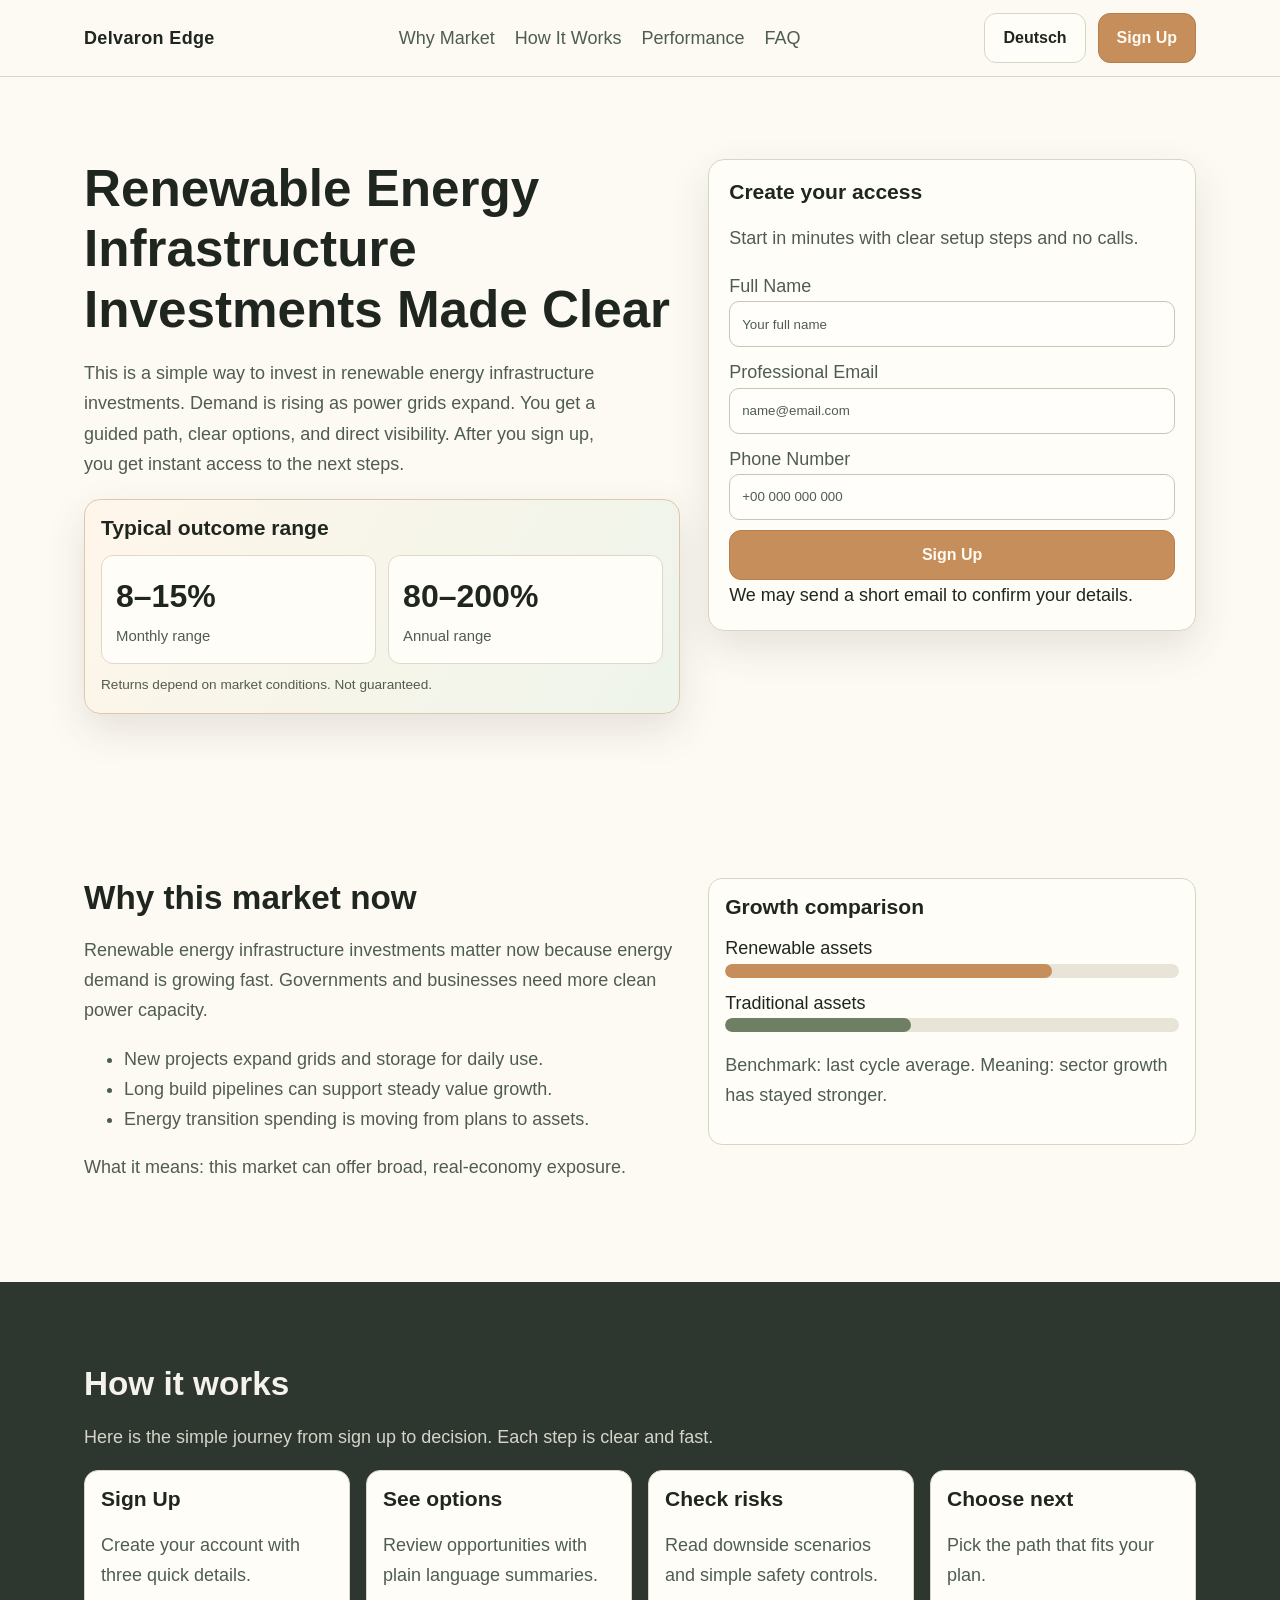
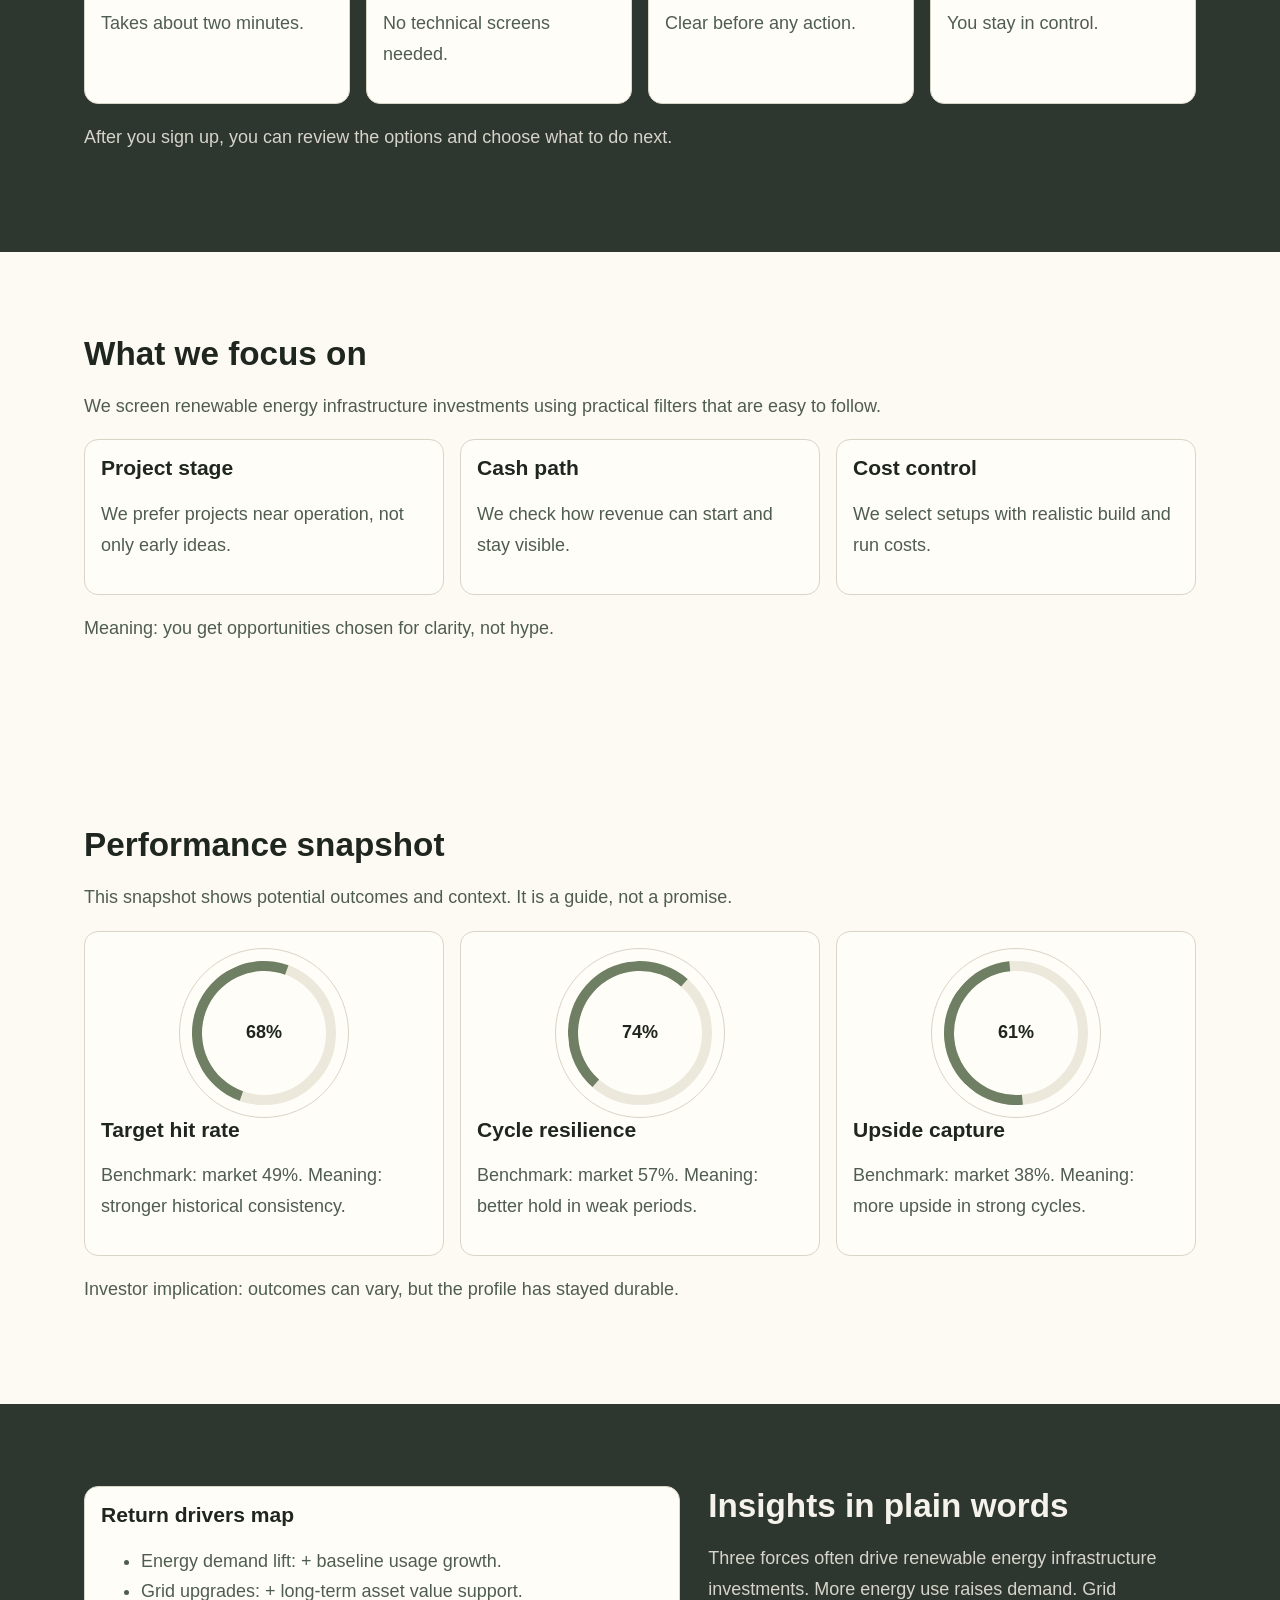
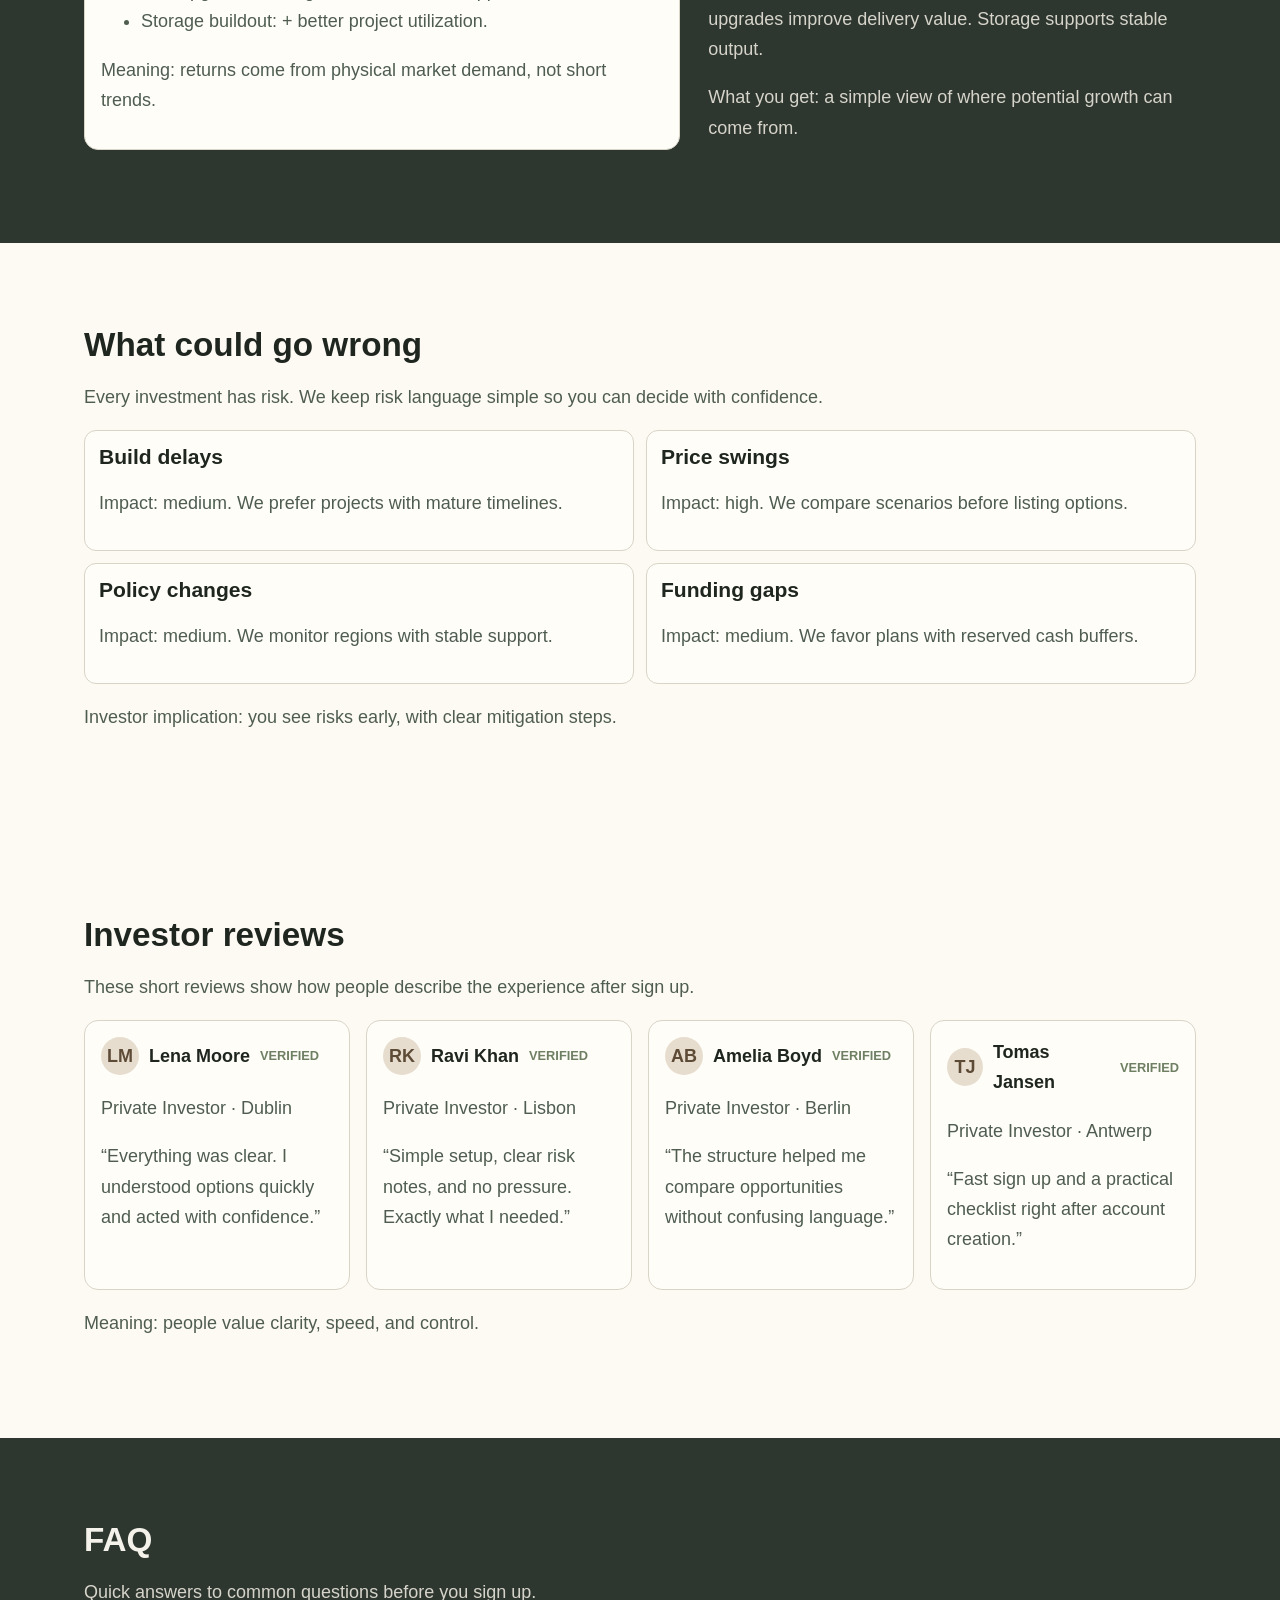
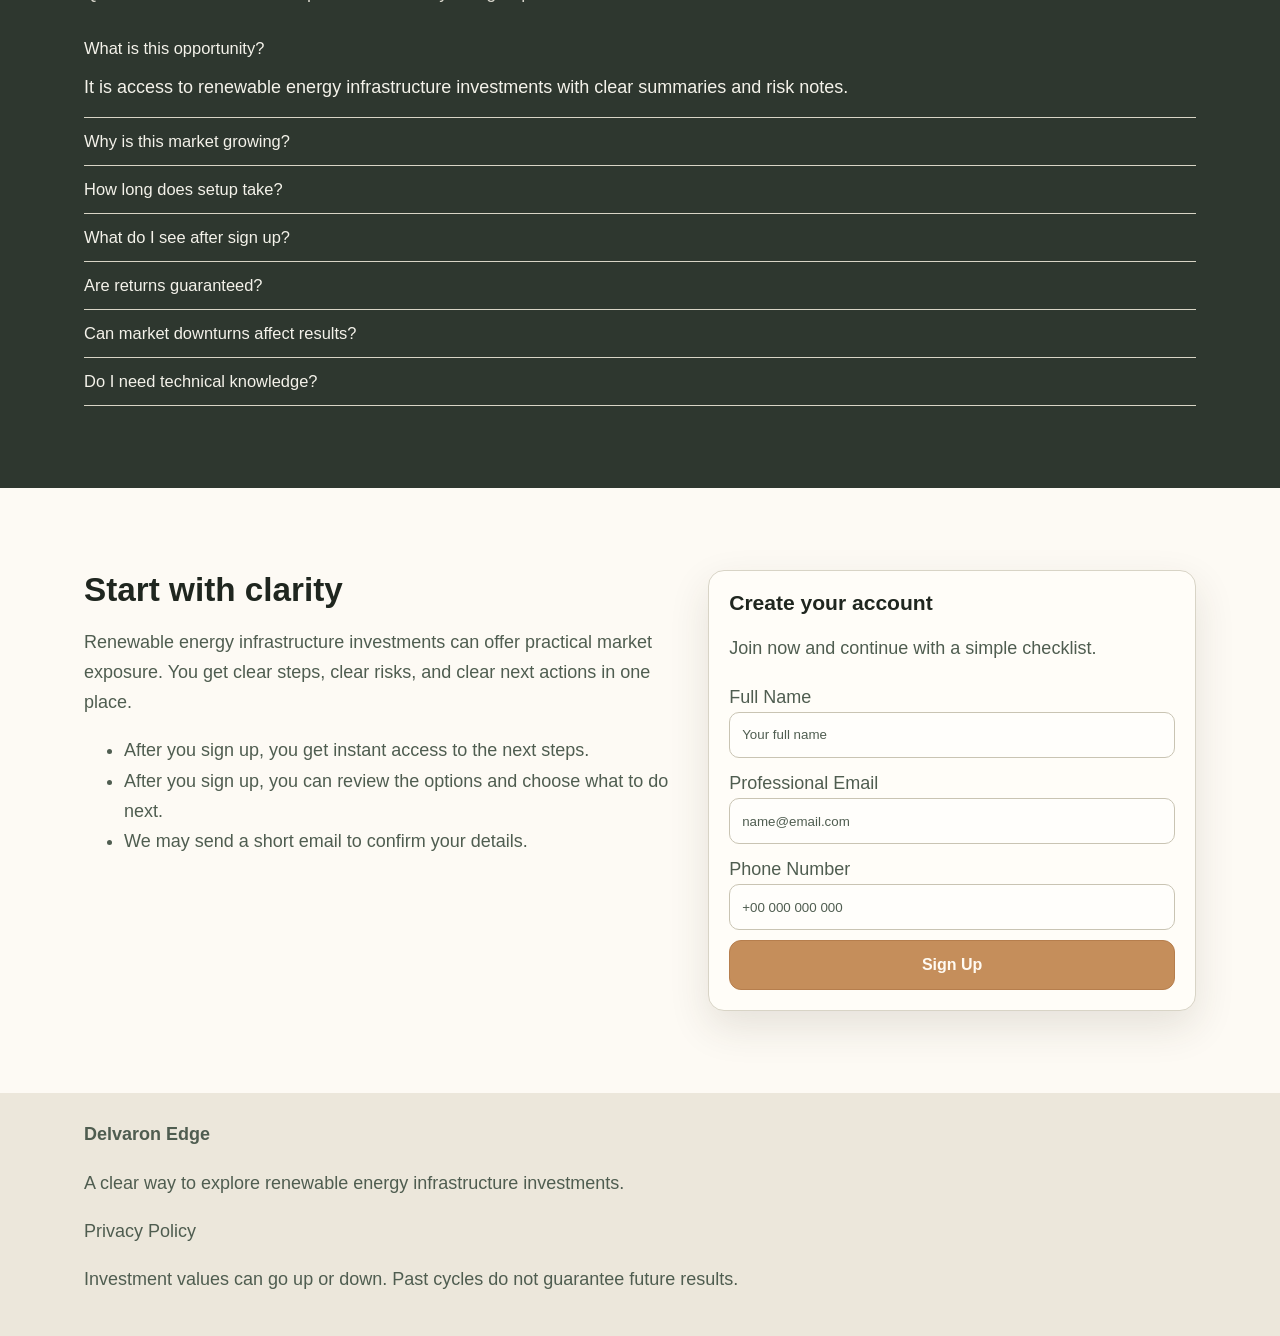
<file: de/index.html>
<!doctype html>
<html lang="en">
<head>
  <meta charset="UTF-8" />
  <meta name="viewport" content="width=device-width, initial-scale=1.0" />
  <title>Renewable Energy Infrastructure Investments Germany View | Delvaron Edge</title>
  <meta name="description" content="Delvaron Edge explains renewable energy infrastructure investments in plain English, with simple steps, clear risks, and a direct sign up path." />
  <link rel="canonical" href="https://delvaronedge.com/de/index.html" />
  <link rel="alternate" hreflang="en" href="https://delvaronedge.com/../index.html" />
<link rel="alternate" hreflang="de" href="https://delvaronedge.com/../de/index.html" />
<link rel="alternate" hreflang="fr" href="https://delvaronedge.com/../fr/index.html" />
<link rel="alternate" hreflang="es" href="https://delvaronedge.com/../es/index.html" />
<link rel="alternate" hreflang="it" href="https://delvaronedge.com/../it/index.html" />
<link rel="alternate" hreflang="tr" href="https://delvaronedge.com/../tr/index.html" />
<link rel="alternate" hreflang="pt" href="https://delvaronedge.com/../pt/index.html" />
<link rel="alternate" hreflang="ja" href="https://delvaronedge.com/../jp/index.html" />
<link rel="alternate" hreflang="sk" href="https://delvaronedge.com/../sk/index.html" />
<link rel="alternate" hreflang="nl-BE" href="https://delvaronedge.com/../be/index.html" />
  <meta property="og:title" content="Renewable Energy Infrastructure Investments Germany View | Delvaron Edge" />
  <meta property="og:description" content="Delvaron Edge explains renewable energy infrastructure investments in plain English, with simple steps, clear risks, and a direct sign up path." />
  <meta property="og:type" content="website" />
  <meta property="og:url" content="https://delvaronedge.com/de/index.html" />
  <meta name="twitter:card" content="summary_large_image" />
  <meta name="twitter:title" content="Renewable Energy Infrastructure Investments Germany View | Delvaron Edge" />
  <meta name="twitter:description" content="Delvaron Edge explains renewable energy infrastructure investments in plain English, with simple steps, clear risks, and a direct sign up path." />
  <link rel="stylesheet" href="../assets/style.css" />
</head>
<body>
<header>
  <div class="container header-row">
    <a class="brand" href="#top">Delvaron Edge</a>
    <nav class="main-nav" aria-label="Primary">
      <a href="#market">Why Market</a><a href="#model">How It Works</a><a href="#metrics">Performance</a><a href="#faq">FAQ</a>
    </nav>
    <div class="header-right">
      <div class="lang-wrap">
        <button class="lang-pill" data-lang-toggle aria-label="Open language menu">Deutsch</button>
        <div class="lang-menu" role="menu"><a href="../index.html"><svg class='flag' viewBox='0 0 18 12' aria-hidden='true'><rect width='18' height='12' fill='#f1ece0'/><text x='9' y='8.5' text-anchor='middle' font-size='5' fill='#3a453b' font-family='Arial'>GB</text></svg><span>English</span></a>
<a href="../de/index.html"><svg class='flag' viewBox='0 0 18 12' aria-hidden='true'><rect width='18' height='12' fill='#f1ece0'/><text x='9' y='8.5' text-anchor='middle' font-size='5' fill='#3a453b' font-family='Arial'>DE</text></svg><span>Deutsch</span></a>
<a href="../fr/index.html"><svg class='flag' viewBox='0 0 18 12' aria-hidden='true'><rect width='18' height='12' fill='#f1ece0'/><text x='9' y='8.5' text-anchor='middle' font-size='5' fill='#3a453b' font-family='Arial'>FR</text></svg><span>Français</span></a>
<a href="../es/index.html"><svg class='flag' viewBox='0 0 18 12' aria-hidden='true'><rect width='18' height='12' fill='#f1ece0'/><text x='9' y='8.5' text-anchor='middle' font-size='5' fill='#3a453b' font-family='Arial'>ES</text></svg><span>Español</span></a>
<a href="../it/index.html"><svg class='flag' viewBox='0 0 18 12' aria-hidden='true'><rect width='18' height='12' fill='#f1ece0'/><text x='9' y='8.5' text-anchor='middle' font-size='5' fill='#3a453b' font-family='Arial'>IT</text></svg><span>Italiano</span></a>
<a href="../tr/index.html"><svg class='flag' viewBox='0 0 18 12' aria-hidden='true'><rect width='18' height='12' fill='#f1ece0'/><text x='9' y='8.5' text-anchor='middle' font-size='5' fill='#3a453b' font-family='Arial'>TR</text></svg><span>Türkçe</span></a>
<a href="../pt/index.html"><svg class='flag' viewBox='0 0 18 12' aria-hidden='true'><rect width='18' height='12' fill='#f1ece0'/><text x='9' y='8.5' text-anchor='middle' font-size='5' fill='#3a453b' font-family='Arial'>PT</text></svg><span>Português</span></a>
<a href="../jp/index.html"><svg class='flag' viewBox='0 0 18 12' aria-hidden='true'><rect width='18' height='12' fill='#f1ece0'/><text x='9' y='8.5' text-anchor='middle' font-size='5' fill='#3a453b' font-family='Arial'>JP</text></svg><span>日本語</span></a>
<a href="../sk/index.html"><svg class='flag' viewBox='0 0 18 12' aria-hidden='true'><rect width='18' height='12' fill='#f1ece0'/><text x='9' y='8.5' text-anchor='middle' font-size='5' fill='#3a453b' font-family='Arial'>SK</text></svg><span>Slovak</span></a>
<a href="../be/index.html"><svg class='flag' viewBox='0 0 18 12' aria-hidden='true'><rect width='18' height='12' fill='#f1ece0'/><text x='9' y='8.5' text-anchor='middle' font-size='5' fill='#3a453b' font-family='Arial'>BE</text></svg><span>Nederlands (BE)</span></a></div>
      </div>
      <a class="btn" href="#signup-end">Sign Up</a>
    </div>
    <button class="lang-pill mobile-menu-btn" data-open-drawer aria-label="Open menu">Menu</button>
  </div>
</header>

<div class="drawer" data-drawer>
  <div class="drawer-backdrop"></div>
  <div class="drawer-panel" role="dialog" aria-modal="true" aria-label="Mobile menu">
    <button class="lang-pill" data-close-drawer>Close</button>
    <div class="drawer-links">
      <a href="#market">Why Market</a><a href="#model">How It Works</a><a href="#metrics">Performance</a><a href="#faq">FAQ</a>
    </div>
    <div class="lang-wrap">
      <button class="lang-pill" data-lang-toggle>Deutsch</button>
      <div class="lang-menu"><a href="../index.html"><svg class='flag' viewBox='0 0 18 12' aria-hidden='true'><rect width='18' height='12' fill='#f1ece0'/><text x='9' y='8.5' text-anchor='middle' font-size='5' fill='#3a453b' font-family='Arial'>GB</text></svg><span>English</span></a>
<a href="../de/index.html"><svg class='flag' viewBox='0 0 18 12' aria-hidden='true'><rect width='18' height='12' fill='#f1ece0'/><text x='9' y='8.5' text-anchor='middle' font-size='5' fill='#3a453b' font-family='Arial'>DE</text></svg><span>Deutsch</span></a>
<a href="../fr/index.html"><svg class='flag' viewBox='0 0 18 12' aria-hidden='true'><rect width='18' height='12' fill='#f1ece0'/><text x='9' y='8.5' text-anchor='middle' font-size='5' fill='#3a453b' font-family='Arial'>FR</text></svg><span>Français</span></a>
<a href="../es/index.html"><svg class='flag' viewBox='0 0 18 12' aria-hidden='true'><rect width='18' height='12' fill='#f1ece0'/><text x='9' y='8.5' text-anchor='middle' font-size='5' fill='#3a453b' font-family='Arial'>ES</text></svg><span>Español</span></a>
<a href="../it/index.html"><svg class='flag' viewBox='0 0 18 12' aria-hidden='true'><rect width='18' height='12' fill='#f1ece0'/><text x='9' y='8.5' text-anchor='middle' font-size='5' fill='#3a453b' font-family='Arial'>IT</text></svg><span>Italiano</span></a>
<a href="../tr/index.html"><svg class='flag' viewBox='0 0 18 12' aria-hidden='true'><rect width='18' height='12' fill='#f1ece0'/><text x='9' y='8.5' text-anchor='middle' font-size='5' fill='#3a453b' font-family='Arial'>TR</text></svg><span>Türkçe</span></a>
<a href="../pt/index.html"><svg class='flag' viewBox='0 0 18 12' aria-hidden='true'><rect width='18' height='12' fill='#f1ece0'/><text x='9' y='8.5' text-anchor='middle' font-size='5' fill='#3a453b' font-family='Arial'>PT</text></svg><span>Português</span></a>
<a href="../jp/index.html"><svg class='flag' viewBox='0 0 18 12' aria-hidden='true'><rect width='18' height='12' fill='#f1ece0'/><text x='9' y='8.5' text-anchor='middle' font-size='5' fill='#3a453b' font-family='Arial'>JP</text></svg><span>日本語</span></a>
<a href="../sk/index.html"><svg class='flag' viewBox='0 0 18 12' aria-hidden='true'><rect width='18' height='12' fill='#f1ece0'/><text x='9' y='8.5' text-anchor='middle' font-size='5' fill='#3a453b' font-family='Arial'>SK</text></svg><span>Slovak</span></a>
<a href="../be/index.html"><svg class='flag' viewBox='0 0 18 12' aria-hidden='true'><rect width='18' height='12' fill='#f1ece0'/><text x='9' y='8.5' text-anchor='middle' font-size='5' fill='#3a453b' font-family='Arial'>BE</text></svg><span>Nederlands (BE)</span></a></div>
    </div>
    <p></p><a class="btn" href="#signup-end">Sign Up</a>
  </div>
</div>

<main id="top">
  <section class="section light">
    <div class="container hero-grid reveal">
      <div class="hero-copy">
        <h1>Renewable Energy Infrastructure Investments Made Clear</h1>
        <p>This is a simple way to invest in renewable energy infrastructure investments. Demand is rising as power grids expand. You get a guided path, clear options, and direct visibility. After you sign up, you get instant access to the next steps.</p>
        <div class="performance-panel" aria-label="Performance range panel">
          <h3>Typical outcome range</h3>
          <div class="metric-split">
            <div class="metric-item"><div class="metric-number">8–15%</div><div class="metric-label">Monthly range</div></div>
            <div class="metric-item"><div class="metric-number">80–200%</div><div class="metric-label">Annual range</div></div>
          </div>
          <div class="disclaimer">Returns depend on market conditions. Not guaranteed.</div>
        </div>
      </div>
      <form class="form-card" id="signup-start">
        <h3 class="form-title">Create your access</h3>
        <p class="form-sub">Start in minutes with clear setup steps and no calls.</p>
        <div class="form-grid">
          <label>Full Name<input type="text" name="name" placeholder="Your full name" required /></label>
          <label>Professional Email<input type="email" name="email" placeholder="name@email.com" required /></label>
          <label>Phone Number<input type="tel" name="phone" placeholder="+00 000 000 000" required /></label>
          <button class="btn" type="submit">Sign Up</button>
        </div>
        <small>We may send a short email to confirm your details.</small>
      </form>
    </div>
  </section>

  <section class="section light" id="market">
    <div class="container two-col reveal">
      <div>
        <h2>Why this market now</h2>
        <p>Renewable energy infrastructure investments matter now because energy demand is growing fast. Governments and businesses need more clean power capacity.</p>
        <ul>
          <li>New projects expand grids and storage for daily use.</li>
          <li>Long build pipelines can support steady value growth.</li>
          <li>Energy transition spending is moving from plans to assets.</li>
        </ul>
        <p>What it means: this market can offer broad, real-economy exposure.</p>
      </div>
      <div class="card bar-compare">
        <h3>Growth comparison</h3>
        <div class="row"><small>Renewable assets</small><div class="bar"><span class="us" style="width:72%"></span></div></div>
        <div class="row"><small>Traditional assets</small><div class="bar"><span class="market" style="width:41%"></span></div></div>
        <p>Benchmark: last cycle average. Meaning: sector growth has stayed stronger.</p>
      </div>
    </div>
  </section>

  <section class="section dark" id="model">
    <div class="container reveal">
      <h2>How it works</h2>
      <p>Here is the simple journey from sign up to decision. Each step is clear and fast.</p>
      <div class="cards-4">
        <article class="card"><h3>Sign Up</h3><p>Create your account with three quick details.</p><p class="muted">Takes about two minutes.</p></article>
        <article class="card"><h3>See options</h3><p>Review opportunities with plain language summaries.</p><p class="muted">No technical screens needed.</p></article>
        <article class="card"><h3>Check risks</h3><p>Read downside scenarios and simple safety controls.</p><p class="muted">Clear before any action.</p></article>
        <article class="card"><h3>Choose next</h3><p>Pick the path that fits your plan.</p><p class="muted">You stay in control.</p></article>
      </div>
      <p>After you sign up, you can review the options and choose what to do next.</p>
    </div>
  </section>

  <section class="section light" id="focus">
    <div class="container reveal">
      <h2>What we focus on</h2>
      <p>We screen renewable energy infrastructure investments using practical filters that are easy to follow.</p>
      <div class="cards-3">
        <article class="card"><h3>Project stage</h3><p>We prefer projects near operation, not only early ideas.</p></article>
        <article class="card"><h3>Cash path</h3><p>We check how revenue can start and stay visible.</p></article>
        <article class="card"><h3>Cost control</h3><p>We select setups with realistic build and run costs.</p></article>
      </div>
      <p>Meaning: you get opportunities chosen for clarity, not hype.</p>
    </div>
  </section>

  <section class="section light" id="metrics">
    <div class="container reveal">
      <h2>Performance snapshot</h2>
      <p>This snapshot shows potential outcomes and context. It is a guide, not a promise.</p>
      <div class="rings">
        <article class="card"><div class="ring" style="--val:68"><strong>68%</strong></div><h3>Target hit rate</h3><p>Benchmark: market 49%. Meaning: stronger historical consistency.</p></article>
        <article class="card"><div class="ring" style="--val:74"><strong>74%</strong></div><h3>Cycle resilience</h3><p>Benchmark: market 57%. Meaning: better hold in weak periods.</p></article>
        <article class="card"><div class="ring" style="--val:61"><strong>61%</strong></div><h3>Upside capture</h3><p>Benchmark: market 38%. Meaning: more upside in strong cycles.</p></article>
      </div>
      <p>Investor implication: outcomes can vary, but the profile has stayed durable.</p>
    </div>
  </section>

  <section class="section dark" id="insights">
    <div class="container two-col reveal">
      <div class="card">
        <h3>Return drivers map</h3>
        <ul>
          <li>Energy demand lift: + baseline usage growth.</li>
          <li>Grid upgrades: + long-term asset value support.</li>
          <li>Storage buildout: + better project utilization.</li>
        </ul>
        <p>Meaning: returns come from physical market demand, not short trends.</p>
      </div>
      <div>
        <h2>Insights in plain words</h2>
        <p>Three forces often drive renewable energy infrastructure investments. More energy use raises demand. Grid upgrades improve delivery value. Storage supports stable output.</p>
        <p>What you get: a simple view of where potential growth can come from.</p>
      </div>
    </div>
  </section>

  <section class="section light" id="risk">
    <div class="container reveal">
      <h2>What could go wrong</h2>
      <p>Every investment has risk. We keep risk language simple so you can decide with confidence.</p>
      <div class="matrix">
        <div class="cell"><h3>Build delays</h3><p>Impact: medium. We prefer projects with mature timelines.</p></div>
        <div class="cell"><h3>Price swings</h3><p>Impact: high. We compare scenarios before listing options.</p></div>
        <div class="cell"><h3>Policy changes</h3><p>Impact: medium. We monitor regions with stable support.</p></div>
        <div class="cell"><h3>Funding gaps</h3><p>Impact: medium. We favor plans with reserved cash buffers.</p></div>
      </div>
      <p>Investor implication: you see risks early, with clear mitigation steps.</p>
    </div>
  </section>

  <section class="section light" id="reviews">
    <div class="container reveal">
      <h2>Investor reviews</h2>
      <p>These short reviews show how people describe the experience after sign up.</p>
      <div class="cards-4">
        <article class="card"><div class="review-head"><div class="avatar">LM</div><strong>Lena Moore</strong><span class="verified">VERIFIED</span></div><p>Private Investor · Dublin</p><p>“Everything was clear. I understood options quickly and acted with confidence.”</p></article>
        <article class="card"><div class="review-head"><div class="avatar">RK</div><strong>Ravi Khan</strong><span class="verified">VERIFIED</span></div><p>Private Investor · Lisbon</p><p>“Simple setup, clear risk notes, and no pressure. Exactly what I needed.”</p></article>
        <article class="card"><div class="review-head"><div class="avatar">AB</div><strong>Amelia Boyd</strong><span class="verified">VERIFIED</span></div><p>Private Investor · Berlin</p><p>“The structure helped me compare opportunities without confusing language.”</p></article>
        <article class="card"><div class="review-head"><div class="avatar">TJ</div><strong>Tomas Jansen</strong><span class="verified">VERIFIED</span></div><p>Private Investor · Antwerp</p><p>“Fast sign up and a practical checklist right after account creation.”</p></article>
      </div>
      <p>Meaning: people value clarity, speed, and control.</p>
    </div>
  </section>

  <section class="section dark" id="faq">
    <div class="container reveal">
      <h2>FAQ</h2>
      <p>Quick answers to common questions before you sign up.</p>
      <div class="faq-item open"><button class="faq-q">What is this opportunity?</button><div class="faq-answer">It is access to renewable energy infrastructure investments with clear summaries and risk notes.</div></div>
      <div class="faq-item"><button class="faq-q">Why is this market growing?</button><div class="faq-answer">Power demand and grid upgrades are increasing, which can support asset value.</div></div>
      <div class="faq-item"><button class="faq-q">How long does setup take?</button><div class="faq-answer">Most people complete sign up in a few minutes.</div></div>
      <div class="faq-item"><button class="faq-q">What do I see after sign up?</button><div class="faq-answer">After you sign up, you will see a clear setup checklist.</div></div>
      <div class="faq-item"><button class="faq-q">Are returns guaranteed?</button><div class="faq-answer">No. Returns depend on market conditions and project outcomes.</div></div>
      <div class="faq-item"><button class="faq-q">Can market downturns affect results?</button><div class="faq-answer">Yes. Weak market cycles can lower performance for periods of time.</div></div>
      <div class="faq-item"><button class="faq-q">Do I need technical knowledge?</button><div class="faq-answer">No. Explanations are written in clear, simple language.</div></div>
    </div>
  </section>

  <section class="section light" id="signup-end">
    <div class="container two-col reveal">
      <div>
        <h2>Start with clarity</h2>
        <p>Renewable energy infrastructure investments can offer practical market exposure. You get clear steps, clear risks, and clear next actions in one place.</p>
        <ul>
          <li>After you sign up, you get instant access to the next steps.</li>
          <li>After you sign up, you can review the options and choose what to do next.</li>
          <li>We may send a short email to confirm your details.</li>
        </ul>
      </div>
      <form class="form-card">
        <h3>Create your account</h3>
        <p>Join now and continue with a simple checklist.</p>
        <div class="form-grid">
          <label>Full Name<input type="text" required placeholder="Your full name" /></label>
          <label>Professional Email<input type="email" required placeholder="name@email.com" /></label>
          <label>Phone Number<input type="tel" required placeholder="+00 000 000 000" /></label>
          <button class="btn" type="submit">Sign Up</button>
        </div>
      </form>
    </div>
  </section>
</main>

<footer>
  <div class="container">
    <strong>Delvaron Edge</strong>
    <p>A clear way to explore renewable energy infrastructure investments.</p>
    <p><a href="#" data-open-privacy>Privacy Policy</a></p>
    <small>Investment values can go up or down. Past cycles do not guarantee future results.</small>
  </div>
</footer>

<div class="modal" id="privacy-modal" aria-hidden="true">
  <div class="modal-panel" role="dialog" aria-modal="true" aria-label="Privacy Policy">
    <button class="modal-close-x" data-close-privacy aria-label="Close policy">✕</button>
    <h2>Privacy Policy</h2>
    <p><strong>Introduction:</strong> We explain what data we collect and why.</p>
    <p><strong>Data collection:</strong> We collect name, email, and phone from the form.</p>
    <p><strong>Legal basis:</strong> We process data to provide account setup and service access.</p>
    <p><strong>Cookies:</strong> We use basic cookies for site function and experience.</p>
    <p><strong>Retention:</strong> We keep data only as long as needed for service delivery.</p>
    <p><strong>Third-party sharing:</strong> We share limited data with secure service providers only.</p>
    <p><strong>Security:</strong> We use technical and process safeguards to protect information.</p>
    <p><strong>User rights:</strong> You can request access, correction, or deletion of your data.</p>
    <p><strong>International transfers:</strong> Data may be processed in other regions with safeguards.</p>
    <p><strong>Industry risk disclosure:</strong> All investments involve risk, and outcomes are not guaranteed.</p>
    <p><strong>Contact:</strong> privacy@delvaronedge.com</p>
    <div class="modal-footer"><button class="lang-pill" data-close-privacy>Close</button></div>
  </div>
</div>

<script type="application/ld+json">
{"@context":"https://schema.org","@graph":[{"@type":"Organization","name":"Delvaron Edge","url":"https://delvaronedge.com"},{"@type":"WebSite","name":"Delvaron Edge","url":"https://delvaronedge.com"},{"@type":"FAQPage","mainEntity":[{"@type":"Question","name":"What is this opportunity?","acceptedAnswer":{"@type":"Answer","text":"Access to renewable energy infrastructure investments with simple guidance."}},{"@type":"Question","name":"Are returns guaranteed?","acceptedAnswer":{"@type":"Answer","text":"No, returns depend on market conditions."}}]},{"@type":"Review","author":{"@type":"Person","name":"Lena Moore"},"reviewBody":"Everything was clear and easy to follow.","reviewRating":{"@type":"Rating","ratingValue":"5","bestRating":"5"}}]}
</script>
<script defer src="../assets/app.js"></script>
</body>
</html>
</file>
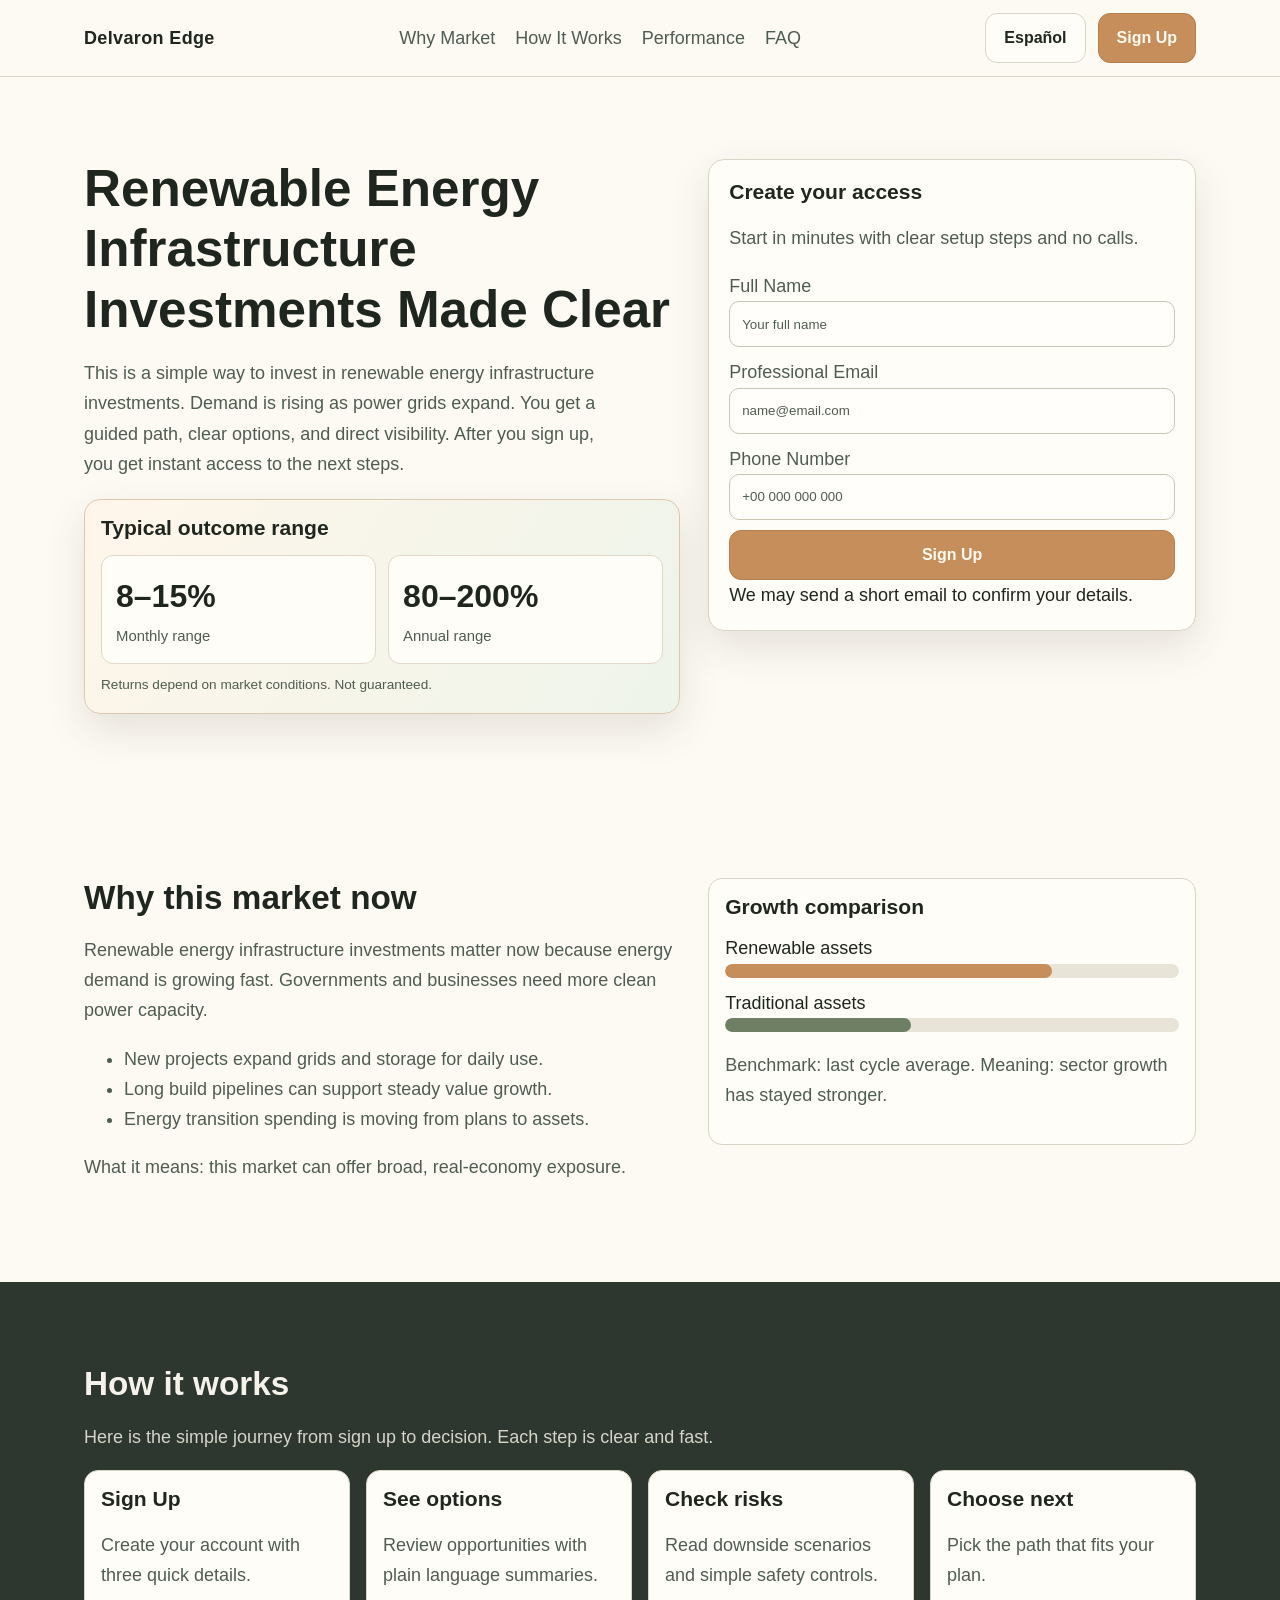
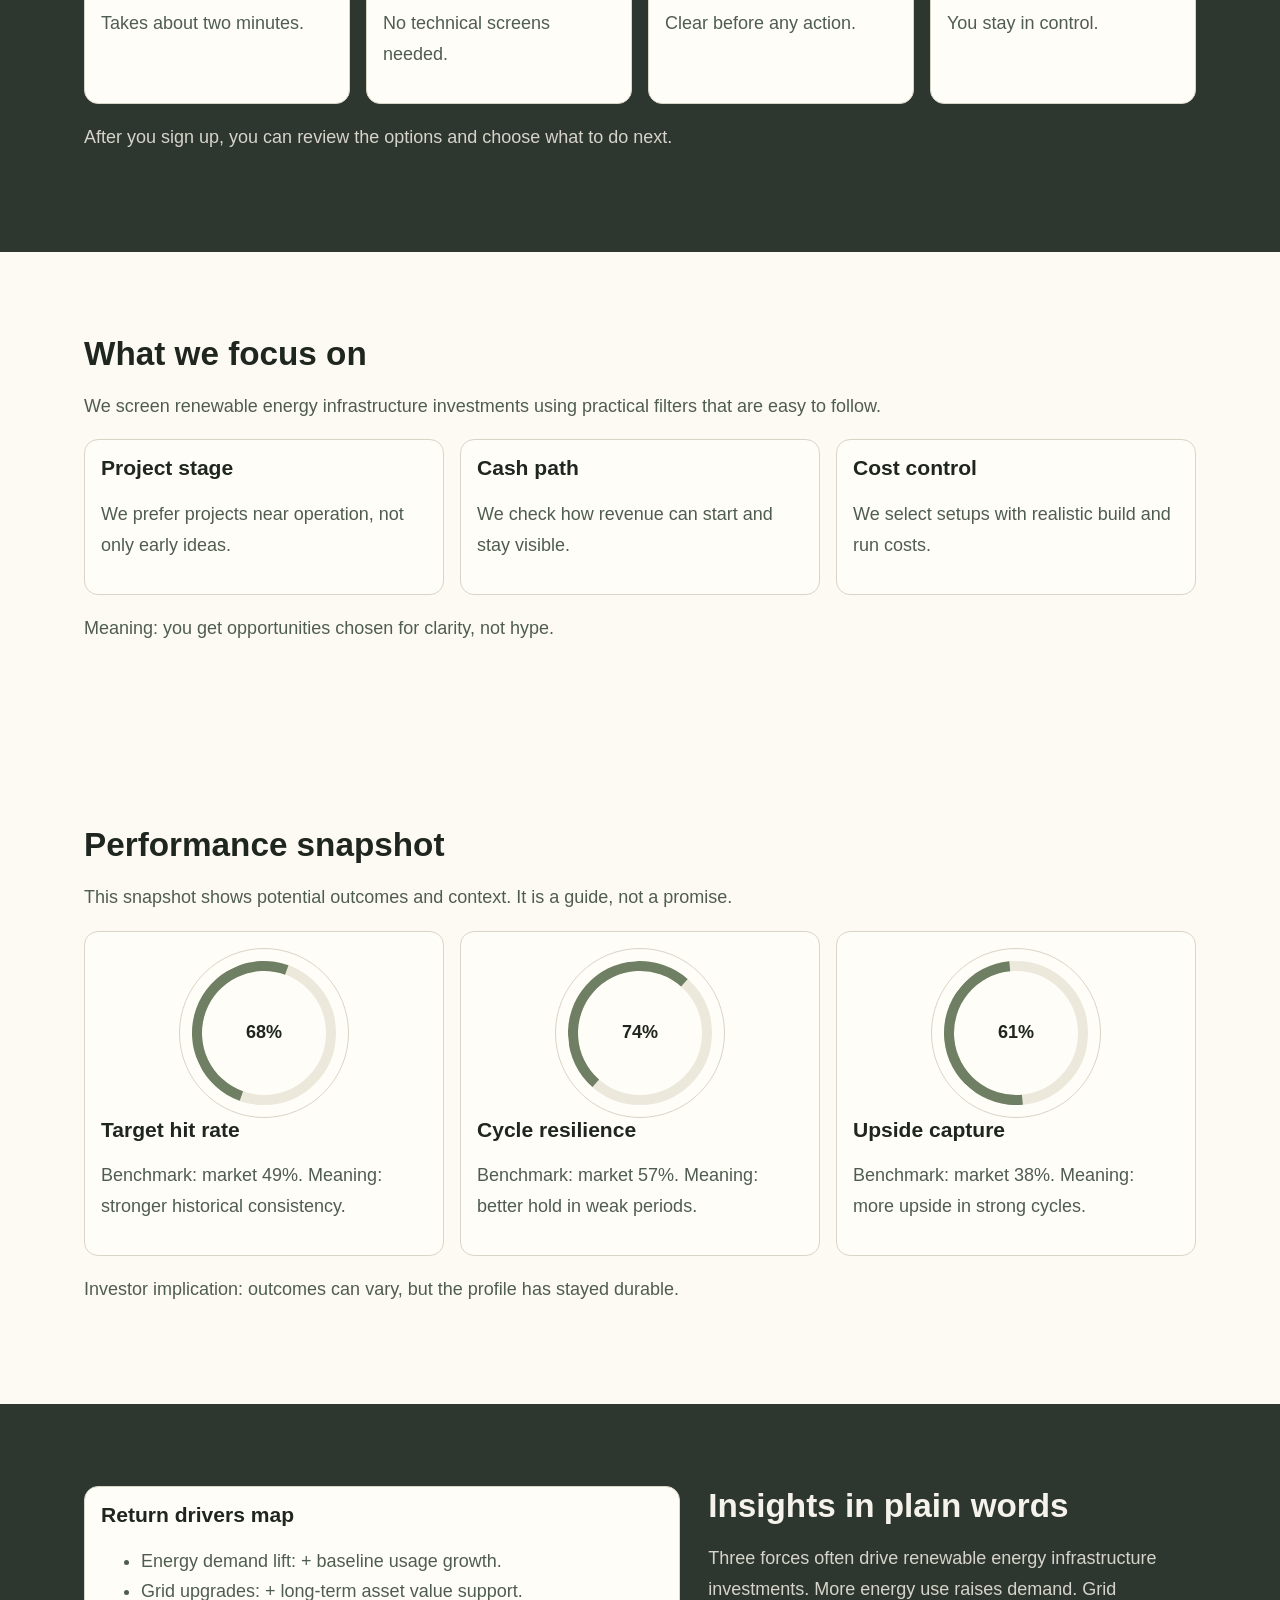
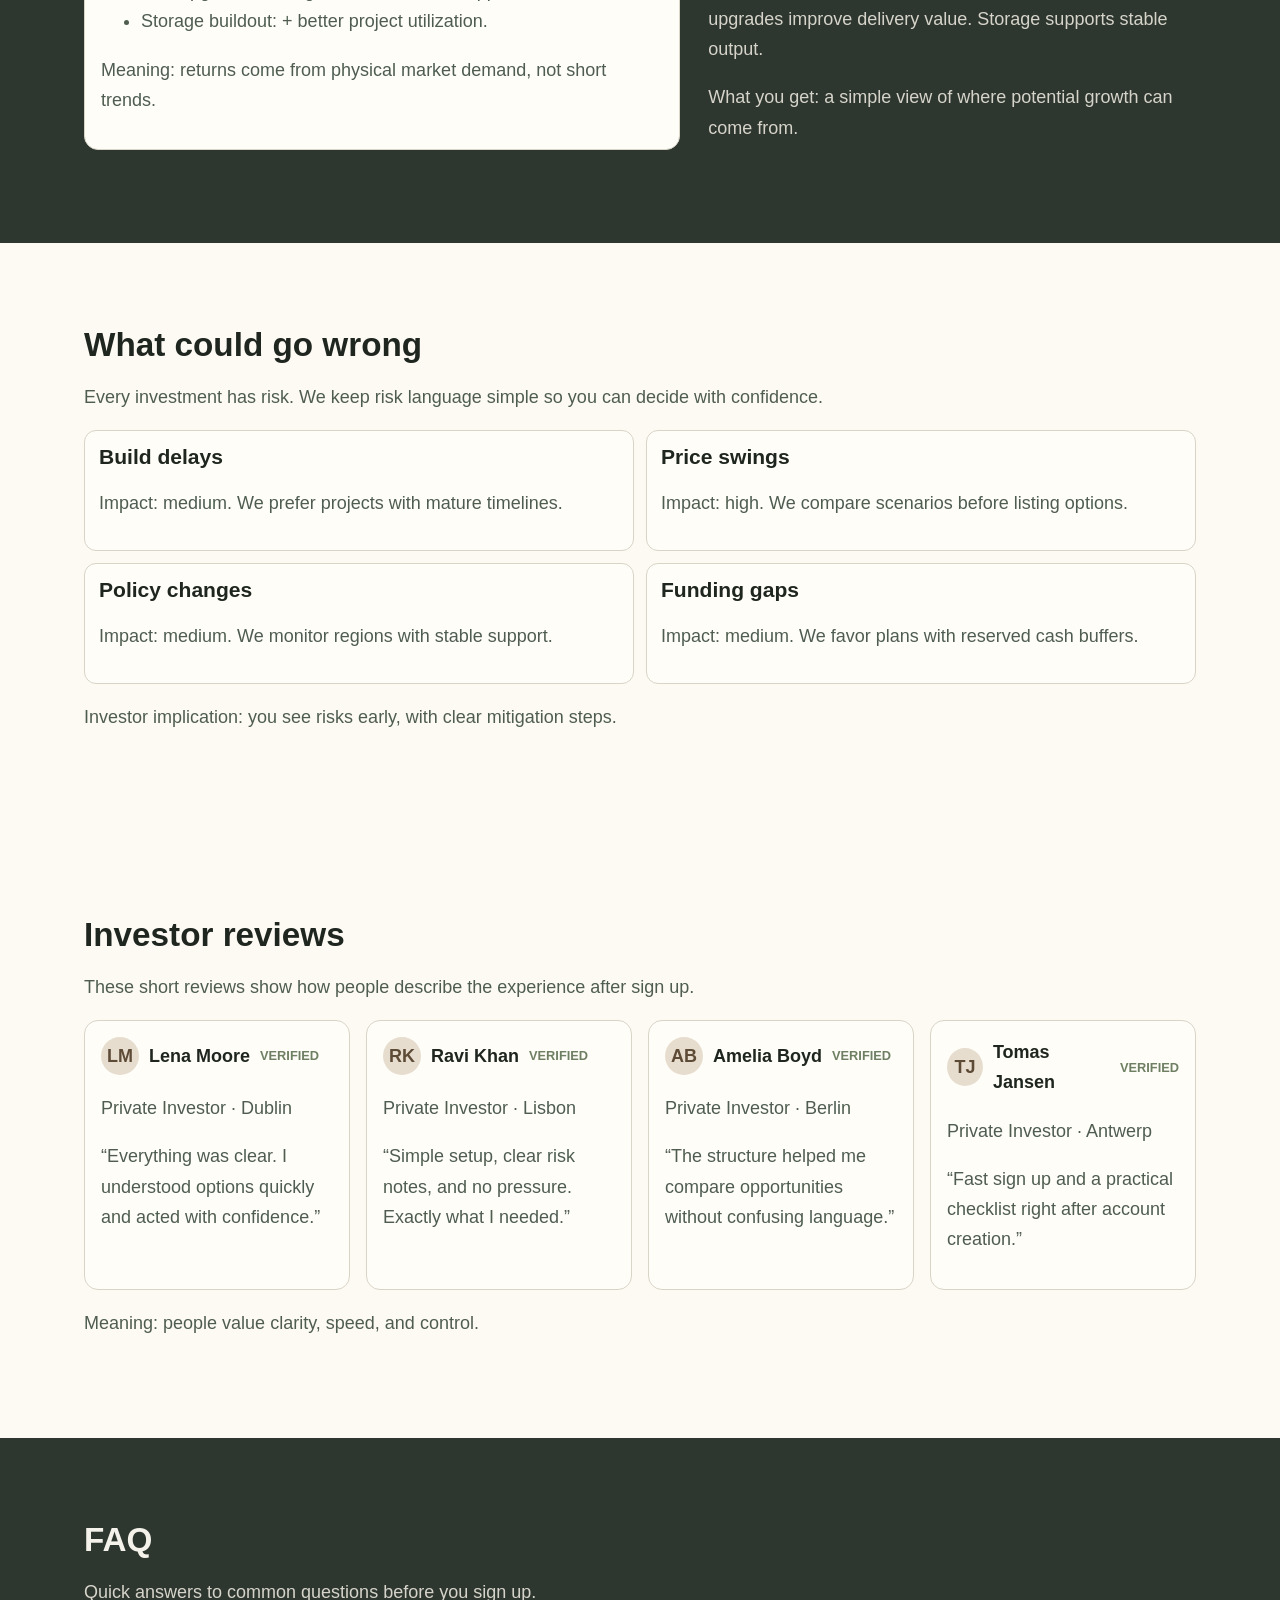
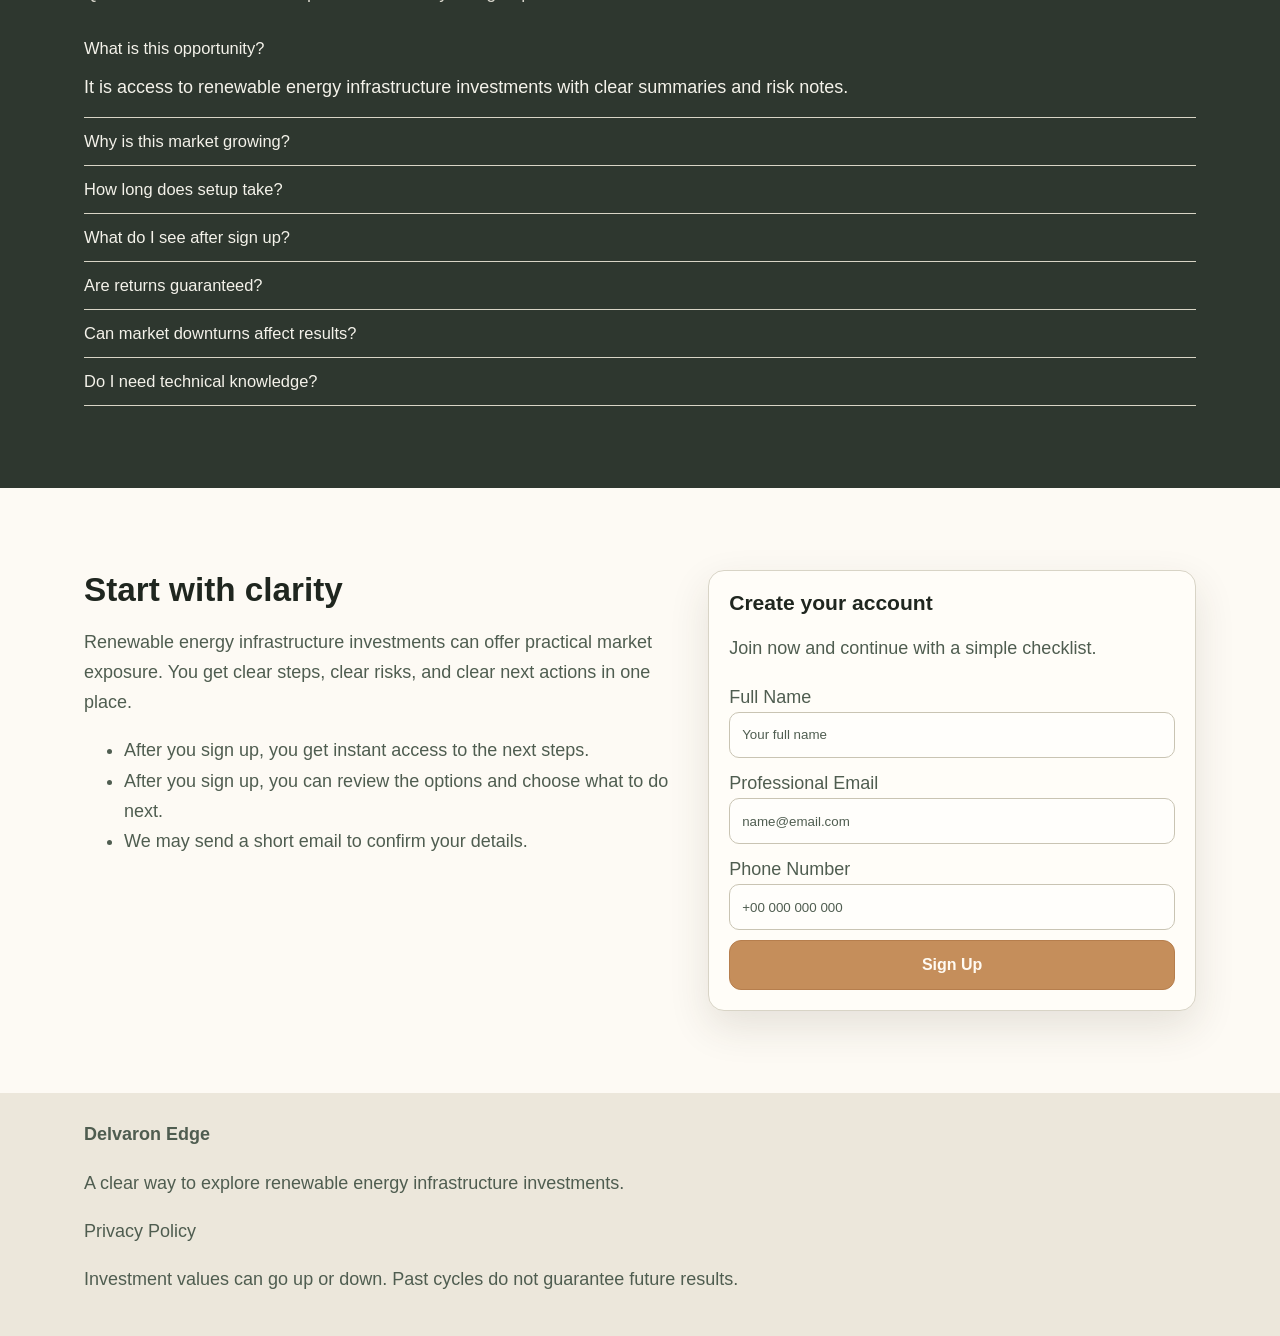
<file: es/index.html>
<!doctype html>
<html lang="en">
<head>
  <meta charset="UTF-8" />
  <meta name="viewport" content="width=device-width, initial-scale=1.0" />
  <title>Renewable Energy Infrastructure Investment Access | Delvaron Edge</title>
  <meta name="description" content="Delvaron Edge explains renewable energy infrastructure investments in plain English, with simple steps, clear risks, and a direct sign up path." />
  <link rel="canonical" href="https://delvaronedge.com/es/index.html" />
  <link rel="alternate" hreflang="en" href="https://delvaronedge.com/../index.html" />
<link rel="alternate" hreflang="de" href="https://delvaronedge.com/../de/index.html" />
<link rel="alternate" hreflang="fr" href="https://delvaronedge.com/../fr/index.html" />
<link rel="alternate" hreflang="es" href="https://delvaronedge.com/../es/index.html" />
<link rel="alternate" hreflang="it" href="https://delvaronedge.com/../it/index.html" />
<link rel="alternate" hreflang="tr" href="https://delvaronedge.com/../tr/index.html" />
<link rel="alternate" hreflang="pt" href="https://delvaronedge.com/../pt/index.html" />
<link rel="alternate" hreflang="ja" href="https://delvaronedge.com/../jp/index.html" />
<link rel="alternate" hreflang="sk" href="https://delvaronedge.com/../sk/index.html" />
<link rel="alternate" hreflang="nl-BE" href="https://delvaronedge.com/../be/index.html" />
  <meta property="og:title" content="Renewable Energy Infrastructure Investment Access | Delvaron Edge" />
  <meta property="og:description" content="Delvaron Edge explains renewable energy infrastructure investments in plain English, with simple steps, clear risks, and a direct sign up path." />
  <meta property="og:type" content="website" />
  <meta property="og:url" content="https://delvaronedge.com/es/index.html" />
  <meta name="twitter:card" content="summary_large_image" />
  <meta name="twitter:title" content="Renewable Energy Infrastructure Investment Access | Delvaron Edge" />
  <meta name="twitter:description" content="Delvaron Edge explains renewable energy infrastructure investments in plain English, with simple steps, clear risks, and a direct sign up path." />
  <link rel="stylesheet" href="../assets/style.css" />
</head>
<body>
<header>
  <div class="container header-row">
    <a class="brand" href="#top">Delvaron Edge</a>
    <nav class="main-nav" aria-label="Primary">
      <a href="#market">Why Market</a><a href="#model">How It Works</a><a href="#metrics">Performance</a><a href="#faq">FAQ</a>
    </nav>
    <div class="header-right">
      <div class="lang-wrap">
        <button class="lang-pill" data-lang-toggle aria-label="Open language menu">Español</button>
        <div class="lang-menu" role="menu"><a href="../index.html"><svg class='flag' viewBox='0 0 18 12' aria-hidden='true'><rect width='18' height='12' fill='#f1ece0'/><text x='9' y='8.5' text-anchor='middle' font-size='5' fill='#3a453b' font-family='Arial'>GB</text></svg><span>English</span></a>
<a href="../de/index.html"><svg class='flag' viewBox='0 0 18 12' aria-hidden='true'><rect width='18' height='12' fill='#f1ece0'/><text x='9' y='8.5' text-anchor='middle' font-size='5' fill='#3a453b' font-family='Arial'>DE</text></svg><span>Deutsch</span></a>
<a href="../fr/index.html"><svg class='flag' viewBox='0 0 18 12' aria-hidden='true'><rect width='18' height='12' fill='#f1ece0'/><text x='9' y='8.5' text-anchor='middle' font-size='5' fill='#3a453b' font-family='Arial'>FR</text></svg><span>Français</span></a>
<a href="../es/index.html"><svg class='flag' viewBox='0 0 18 12' aria-hidden='true'><rect width='18' height='12' fill='#f1ece0'/><text x='9' y='8.5' text-anchor='middle' font-size='5' fill='#3a453b' font-family='Arial'>ES</text></svg><span>Español</span></a>
<a href="../it/index.html"><svg class='flag' viewBox='0 0 18 12' aria-hidden='true'><rect width='18' height='12' fill='#f1ece0'/><text x='9' y='8.5' text-anchor='middle' font-size='5' fill='#3a453b' font-family='Arial'>IT</text></svg><span>Italiano</span></a>
<a href="../tr/index.html"><svg class='flag' viewBox='0 0 18 12' aria-hidden='true'><rect width='18' height='12' fill='#f1ece0'/><text x='9' y='8.5' text-anchor='middle' font-size='5' fill='#3a453b' font-family='Arial'>TR</text></svg><span>Türkçe</span></a>
<a href="../pt/index.html"><svg class='flag' viewBox='0 0 18 12' aria-hidden='true'><rect width='18' height='12' fill='#f1ece0'/><text x='9' y='8.5' text-anchor='middle' font-size='5' fill='#3a453b' font-family='Arial'>PT</text></svg><span>Português</span></a>
<a href="../jp/index.html"><svg class='flag' viewBox='0 0 18 12' aria-hidden='true'><rect width='18' height='12' fill='#f1ece0'/><text x='9' y='8.5' text-anchor='middle' font-size='5' fill='#3a453b' font-family='Arial'>JP</text></svg><span>日本語</span></a>
<a href="../sk/index.html"><svg class='flag' viewBox='0 0 18 12' aria-hidden='true'><rect width='18' height='12' fill='#f1ece0'/><text x='9' y='8.5' text-anchor='middle' font-size='5' fill='#3a453b' font-family='Arial'>SK</text></svg><span>Slovak</span></a>
<a href="../be/index.html"><svg class='flag' viewBox='0 0 18 12' aria-hidden='true'><rect width='18' height='12' fill='#f1ece0'/><text x='9' y='8.5' text-anchor='middle' font-size='5' fill='#3a453b' font-family='Arial'>BE</text></svg><span>Nederlands (BE)</span></a></div>
      </div>
      <a class="btn" href="#signup-end">Sign Up</a>
    </div>
    <button class="lang-pill mobile-menu-btn" data-open-drawer aria-label="Open menu">Menu</button>
  </div>
</header>

<div class="drawer" data-drawer>
  <div class="drawer-backdrop"></div>
  <div class="drawer-panel" role="dialog" aria-modal="true" aria-label="Mobile menu">
    <button class="lang-pill" data-close-drawer>Close</button>
    <div class="drawer-links">
      <a href="#market">Why Market</a><a href="#model">How It Works</a><a href="#metrics">Performance</a><a href="#faq">FAQ</a>
    </div>
    <div class="lang-wrap">
      <button class="lang-pill" data-lang-toggle>Español</button>
      <div class="lang-menu"><a href="../index.html"><svg class='flag' viewBox='0 0 18 12' aria-hidden='true'><rect width='18' height='12' fill='#f1ece0'/><text x='9' y='8.5' text-anchor='middle' font-size='5' fill='#3a453b' font-family='Arial'>GB</text></svg><span>English</span></a>
<a href="../de/index.html"><svg class='flag' viewBox='0 0 18 12' aria-hidden='true'><rect width='18' height='12' fill='#f1ece0'/><text x='9' y='8.5' text-anchor='middle' font-size='5' fill='#3a453b' font-family='Arial'>DE</text></svg><span>Deutsch</span></a>
<a href="../fr/index.html"><svg class='flag' viewBox='0 0 18 12' aria-hidden='true'><rect width='18' height='12' fill='#f1ece0'/><text x='9' y='8.5' text-anchor='middle' font-size='5' fill='#3a453b' font-family='Arial'>FR</text></svg><span>Français</span></a>
<a href="../es/index.html"><svg class='flag' viewBox='0 0 18 12' aria-hidden='true'><rect width='18' height='12' fill='#f1ece0'/><text x='9' y='8.5' text-anchor='middle' font-size='5' fill='#3a453b' font-family='Arial'>ES</text></svg><span>Español</span></a>
<a href="../it/index.html"><svg class='flag' viewBox='0 0 18 12' aria-hidden='true'><rect width='18' height='12' fill='#f1ece0'/><text x='9' y='8.5' text-anchor='middle' font-size='5' fill='#3a453b' font-family='Arial'>IT</text></svg><span>Italiano</span></a>
<a href="../tr/index.html"><svg class='flag' viewBox='0 0 18 12' aria-hidden='true'><rect width='18' height='12' fill='#f1ece0'/><text x='9' y='8.5' text-anchor='middle' font-size='5' fill='#3a453b' font-family='Arial'>TR</text></svg><span>Türkçe</span></a>
<a href="../pt/index.html"><svg class='flag' viewBox='0 0 18 12' aria-hidden='true'><rect width='18' height='12' fill='#f1ece0'/><text x='9' y='8.5' text-anchor='middle' font-size='5' fill='#3a453b' font-family='Arial'>PT</text></svg><span>Português</span></a>
<a href="../jp/index.html"><svg class='flag' viewBox='0 0 18 12' aria-hidden='true'><rect width='18' height='12' fill='#f1ece0'/><text x='9' y='8.5' text-anchor='middle' font-size='5' fill='#3a453b' font-family='Arial'>JP</text></svg><span>日本語</span></a>
<a href="../sk/index.html"><svg class='flag' viewBox='0 0 18 12' aria-hidden='true'><rect width='18' height='12' fill='#f1ece0'/><text x='9' y='8.5' text-anchor='middle' font-size='5' fill='#3a453b' font-family='Arial'>SK</text></svg><span>Slovak</span></a>
<a href="../be/index.html"><svg class='flag' viewBox='0 0 18 12' aria-hidden='true'><rect width='18' height='12' fill='#f1ece0'/><text x='9' y='8.5' text-anchor='middle' font-size='5' fill='#3a453b' font-family='Arial'>BE</text></svg><span>Nederlands (BE)</span></a></div>
    </div>
    <p></p><a class="btn" href="#signup-end">Sign Up</a>
  </div>
</div>

<main id="top">
  <section class="section light">
    <div class="container hero-grid reveal">
      <div class="hero-copy">
        <h1>Renewable Energy Infrastructure Investments Made Clear</h1>
        <p>This is a simple way to invest in renewable energy infrastructure investments. Demand is rising as power grids expand. You get a guided path, clear options, and direct visibility. After you sign up, you get instant access to the next steps.</p>
        <div class="performance-panel" aria-label="Performance range panel">
          <h3>Typical outcome range</h3>
          <div class="metric-split">
            <div class="metric-item"><div class="metric-number">8–15%</div><div class="metric-label">Monthly range</div></div>
            <div class="metric-item"><div class="metric-number">80–200%</div><div class="metric-label">Annual range</div></div>
          </div>
          <div class="disclaimer">Returns depend on market conditions. Not guaranteed.</div>
        </div>
      </div>
      <form class="form-card" id="signup-start">
        <h3 class="form-title">Create your access</h3>
        <p class="form-sub">Start in minutes with clear setup steps and no calls.</p>
        <div class="form-grid">
          <label>Full Name<input type="text" name="name" placeholder="Your full name" required /></label>
          <label>Professional Email<input type="email" name="email" placeholder="name@email.com" required /></label>
          <label>Phone Number<input type="tel" name="phone" placeholder="+00 000 000 000" required /></label>
          <button class="btn" type="submit">Sign Up</button>
        </div>
        <small>We may send a short email to confirm your details.</small>
      </form>
    </div>
  </section>

  <section class="section light" id="market">
    <div class="container two-col reveal">
      <div>
        <h2>Why this market now</h2>
        <p>Renewable energy infrastructure investments matter now because energy demand is growing fast. Governments and businesses need more clean power capacity.</p>
        <ul>
          <li>New projects expand grids and storage for daily use.</li>
          <li>Long build pipelines can support steady value growth.</li>
          <li>Energy transition spending is moving from plans to assets.</li>
        </ul>
        <p>What it means: this market can offer broad, real-economy exposure.</p>
      </div>
      <div class="card bar-compare">
        <h3>Growth comparison</h3>
        <div class="row"><small>Renewable assets</small><div class="bar"><span class="us" style="width:72%"></span></div></div>
        <div class="row"><small>Traditional assets</small><div class="bar"><span class="market" style="width:41%"></span></div></div>
        <p>Benchmark: last cycle average. Meaning: sector growth has stayed stronger.</p>
      </div>
    </div>
  </section>

  <section class="section dark" id="model">
    <div class="container reveal">
      <h2>How it works</h2>
      <p>Here is the simple journey from sign up to decision. Each step is clear and fast.</p>
      <div class="cards-4">
        <article class="card"><h3>Sign Up</h3><p>Create your account with three quick details.</p><p class="muted">Takes about two minutes.</p></article>
        <article class="card"><h3>See options</h3><p>Review opportunities with plain language summaries.</p><p class="muted">No technical screens needed.</p></article>
        <article class="card"><h3>Check risks</h3><p>Read downside scenarios and simple safety controls.</p><p class="muted">Clear before any action.</p></article>
        <article class="card"><h3>Choose next</h3><p>Pick the path that fits your plan.</p><p class="muted">You stay in control.</p></article>
      </div>
      <p>After you sign up, you can review the options and choose what to do next.</p>
    </div>
  </section>

  <section class="section light" id="focus">
    <div class="container reveal">
      <h2>What we focus on</h2>
      <p>We screen renewable energy infrastructure investments using practical filters that are easy to follow.</p>
      <div class="cards-3">
        <article class="card"><h3>Project stage</h3><p>We prefer projects near operation, not only early ideas.</p></article>
        <article class="card"><h3>Cash path</h3><p>We check how revenue can start and stay visible.</p></article>
        <article class="card"><h3>Cost control</h3><p>We select setups with realistic build and run costs.</p></article>
      </div>
      <p>Meaning: you get opportunities chosen for clarity, not hype.</p>
    </div>
  </section>

  <section class="section light" id="metrics">
    <div class="container reveal">
      <h2>Performance snapshot</h2>
      <p>This snapshot shows potential outcomes and context. It is a guide, not a promise.</p>
      <div class="rings">
        <article class="card"><div class="ring" style="--val:68"><strong>68%</strong></div><h3>Target hit rate</h3><p>Benchmark: market 49%. Meaning: stronger historical consistency.</p></article>
        <article class="card"><div class="ring" style="--val:74"><strong>74%</strong></div><h3>Cycle resilience</h3><p>Benchmark: market 57%. Meaning: better hold in weak periods.</p></article>
        <article class="card"><div class="ring" style="--val:61"><strong>61%</strong></div><h3>Upside capture</h3><p>Benchmark: market 38%. Meaning: more upside in strong cycles.</p></article>
      </div>
      <p>Investor implication: outcomes can vary, but the profile has stayed durable.</p>
    </div>
  </section>

  <section class="section dark" id="insights">
    <div class="container two-col reveal">
      <div class="card">
        <h3>Return drivers map</h3>
        <ul>
          <li>Energy demand lift: + baseline usage growth.</li>
          <li>Grid upgrades: + long-term asset value support.</li>
          <li>Storage buildout: + better project utilization.</li>
        </ul>
        <p>Meaning: returns come from physical market demand, not short trends.</p>
      </div>
      <div>
        <h2>Insights in plain words</h2>
        <p>Three forces often drive renewable energy infrastructure investments. More energy use raises demand. Grid upgrades improve delivery value. Storage supports stable output.</p>
        <p>What you get: a simple view of where potential growth can come from.</p>
      </div>
    </div>
  </section>

  <section class="section light" id="risk">
    <div class="container reveal">
      <h2>What could go wrong</h2>
      <p>Every investment has risk. We keep risk language simple so you can decide with confidence.</p>
      <div class="matrix">
        <div class="cell"><h3>Build delays</h3><p>Impact: medium. We prefer projects with mature timelines.</p></div>
        <div class="cell"><h3>Price swings</h3><p>Impact: high. We compare scenarios before listing options.</p></div>
        <div class="cell"><h3>Policy changes</h3><p>Impact: medium. We monitor regions with stable support.</p></div>
        <div class="cell"><h3>Funding gaps</h3><p>Impact: medium. We favor plans with reserved cash buffers.</p></div>
      </div>
      <p>Investor implication: you see risks early, with clear mitigation steps.</p>
    </div>
  </section>

  <section class="section light" id="reviews">
    <div class="container reveal">
      <h2>Investor reviews</h2>
      <p>These short reviews show how people describe the experience after sign up.</p>
      <div class="cards-4">
        <article class="card"><div class="review-head"><div class="avatar">LM</div><strong>Lena Moore</strong><span class="verified">VERIFIED</span></div><p>Private Investor · Dublin</p><p>“Everything was clear. I understood options quickly and acted with confidence.”</p></article>
        <article class="card"><div class="review-head"><div class="avatar">RK</div><strong>Ravi Khan</strong><span class="verified">VERIFIED</span></div><p>Private Investor · Lisbon</p><p>“Simple setup, clear risk notes, and no pressure. Exactly what I needed.”</p></article>
        <article class="card"><div class="review-head"><div class="avatar">AB</div><strong>Amelia Boyd</strong><span class="verified">VERIFIED</span></div><p>Private Investor · Berlin</p><p>“The structure helped me compare opportunities without confusing language.”</p></article>
        <article class="card"><div class="review-head"><div class="avatar">TJ</div><strong>Tomas Jansen</strong><span class="verified">VERIFIED</span></div><p>Private Investor · Antwerp</p><p>“Fast sign up and a practical checklist right after account creation.”</p></article>
      </div>
      <p>Meaning: people value clarity, speed, and control.</p>
    </div>
  </section>

  <section class="section dark" id="faq">
    <div class="container reveal">
      <h2>FAQ</h2>
      <p>Quick answers to common questions before you sign up.</p>
      <div class="faq-item open"><button class="faq-q">What is this opportunity?</button><div class="faq-answer">It is access to renewable energy infrastructure investments with clear summaries and risk notes.</div></div>
      <div class="faq-item"><button class="faq-q">Why is this market growing?</button><div class="faq-answer">Power demand and grid upgrades are increasing, which can support asset value.</div></div>
      <div class="faq-item"><button class="faq-q">How long does setup take?</button><div class="faq-answer">Most people complete sign up in a few minutes.</div></div>
      <div class="faq-item"><button class="faq-q">What do I see after sign up?</button><div class="faq-answer">After you sign up, you will see a clear setup checklist.</div></div>
      <div class="faq-item"><button class="faq-q">Are returns guaranteed?</button><div class="faq-answer">No. Returns depend on market conditions and project outcomes.</div></div>
      <div class="faq-item"><button class="faq-q">Can market downturns affect results?</button><div class="faq-answer">Yes. Weak market cycles can lower performance for periods of time.</div></div>
      <div class="faq-item"><button class="faq-q">Do I need technical knowledge?</button><div class="faq-answer">No. Explanations are written in clear, simple language.</div></div>
    </div>
  </section>

  <section class="section light" id="signup-end">
    <div class="container two-col reveal">
      <div>
        <h2>Start with clarity</h2>
        <p>Renewable energy infrastructure investments can offer practical market exposure. You get clear steps, clear risks, and clear next actions in one place.</p>
        <ul>
          <li>After you sign up, you get instant access to the next steps.</li>
          <li>After you sign up, you can review the options and choose what to do next.</li>
          <li>We may send a short email to confirm your details.</li>
        </ul>
      </div>
      <form class="form-card">
        <h3>Create your account</h3>
        <p>Join now and continue with a simple checklist.</p>
        <div class="form-grid">
          <label>Full Name<input type="text" required placeholder="Your full name" /></label>
          <label>Professional Email<input type="email" required placeholder="name@email.com" /></label>
          <label>Phone Number<input type="tel" required placeholder="+00 000 000 000" /></label>
          <button class="btn" type="submit">Sign Up</button>
        </div>
      </form>
    </div>
  </section>
</main>

<footer>
  <div class="container">
    <strong>Delvaron Edge</strong>
    <p>A clear way to explore renewable energy infrastructure investments.</p>
    <p><a href="#" data-open-privacy>Privacy Policy</a></p>
    <small>Investment values can go up or down. Past cycles do not guarantee future results.</small>
  </div>
</footer>

<div class="modal" id="privacy-modal" aria-hidden="true">
  <div class="modal-panel" role="dialog" aria-modal="true" aria-label="Privacy Policy">
    <button class="modal-close-x" data-close-privacy aria-label="Close policy">✕</button>
    <h2>Privacy Policy</h2>
    <p><strong>Introduction:</strong> We explain what data we collect and why.</p>
    <p><strong>Data collection:</strong> We collect name, email, and phone from the form.</p>
    <p><strong>Legal basis:</strong> We process data to provide account setup and service access.</p>
    <p><strong>Cookies:</strong> We use basic cookies for site function and experience.</p>
    <p><strong>Retention:</strong> We keep data only as long as needed for service delivery.</p>
    <p><strong>Third-party sharing:</strong> We share limited data with secure service providers only.</p>
    <p><strong>Security:</strong> We use technical and process safeguards to protect information.</p>
    <p><strong>User rights:</strong> You can request access, correction, or deletion of your data.</p>
    <p><strong>International transfers:</strong> Data may be processed in other regions with safeguards.</p>
    <p><strong>Industry risk disclosure:</strong> All investments involve risk, and outcomes are not guaranteed.</p>
    <p><strong>Contact:</strong> privacy@delvaronedge.com</p>
    <div class="modal-footer"><button class="lang-pill" data-close-privacy>Close</button></div>
  </div>
</div>

<script type="application/ld+json">
{"@context":"https://schema.org","@graph":[{"@type":"Organization","name":"Delvaron Edge","url":"https://delvaronedge.com"},{"@type":"WebSite","name":"Delvaron Edge","url":"https://delvaronedge.com"},{"@type":"FAQPage","mainEntity":[{"@type":"Question","name":"What is this opportunity?","acceptedAnswer":{"@type":"Answer","text":"Access to renewable energy infrastructure investments with simple guidance."}},{"@type":"Question","name":"Are returns guaranteed?","acceptedAnswer":{"@type":"Answer","text":"No, returns depend on market conditions."}}]},{"@type":"Review","author":{"@type":"Person","name":"Lena Moore"},"reviewBody":"Everything was clear and easy to follow.","reviewRating":{"@type":"Rating","ratingValue":"5","bestRating":"5"}}]}
</script>
<script defer src="../assets/app.js"></script>
</body>
</html>
</file>
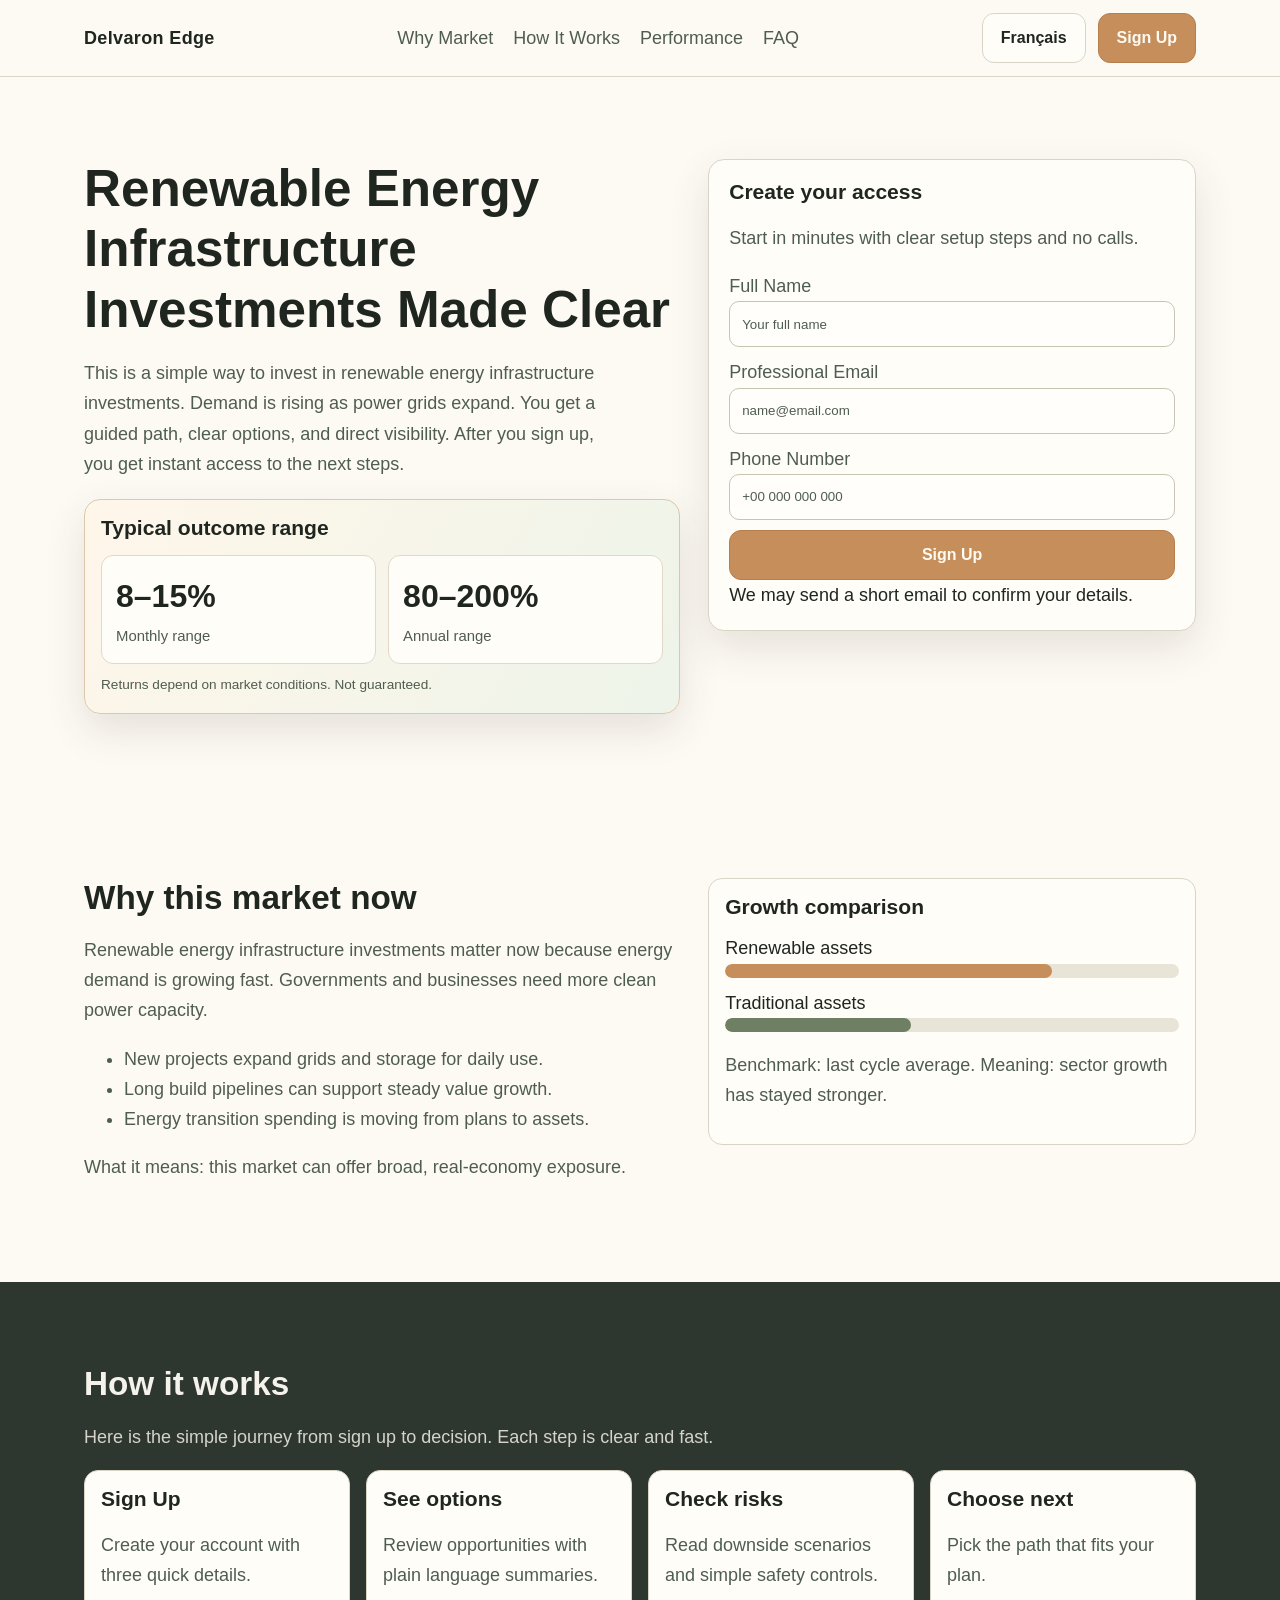
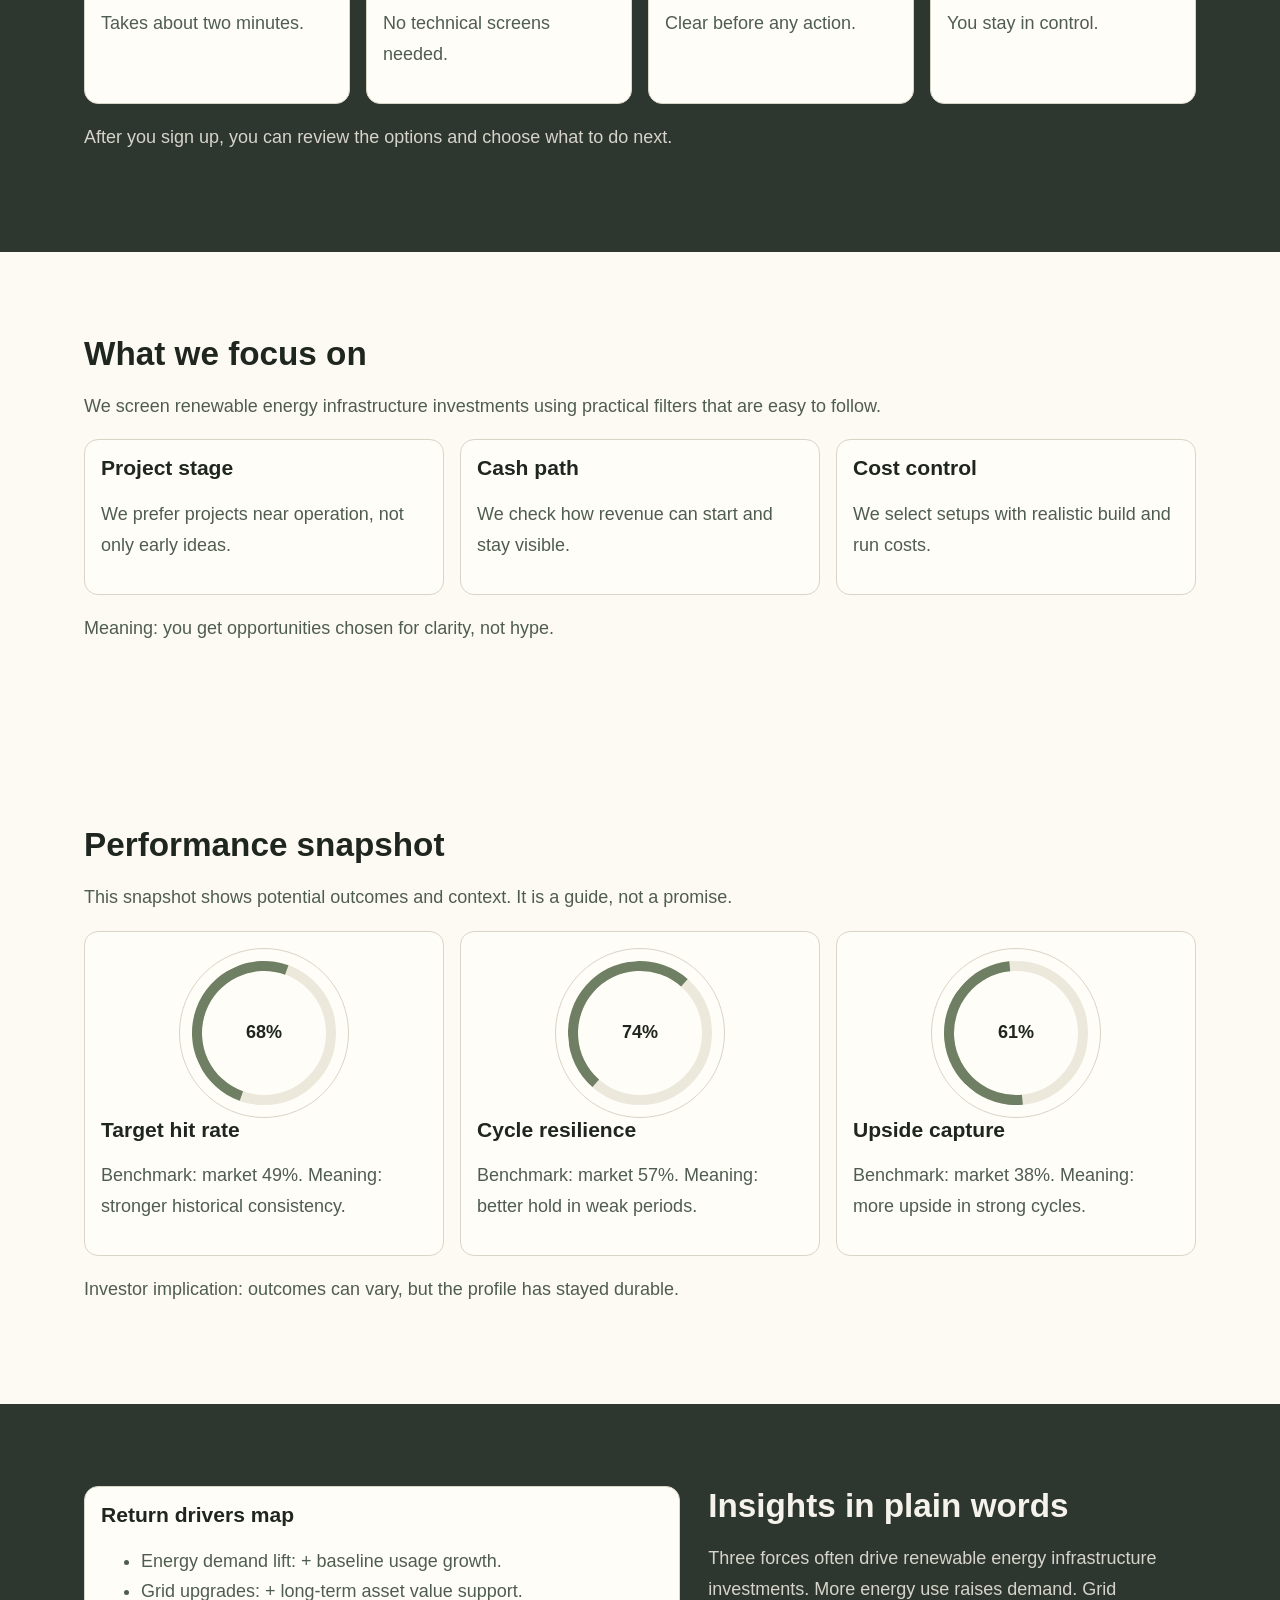
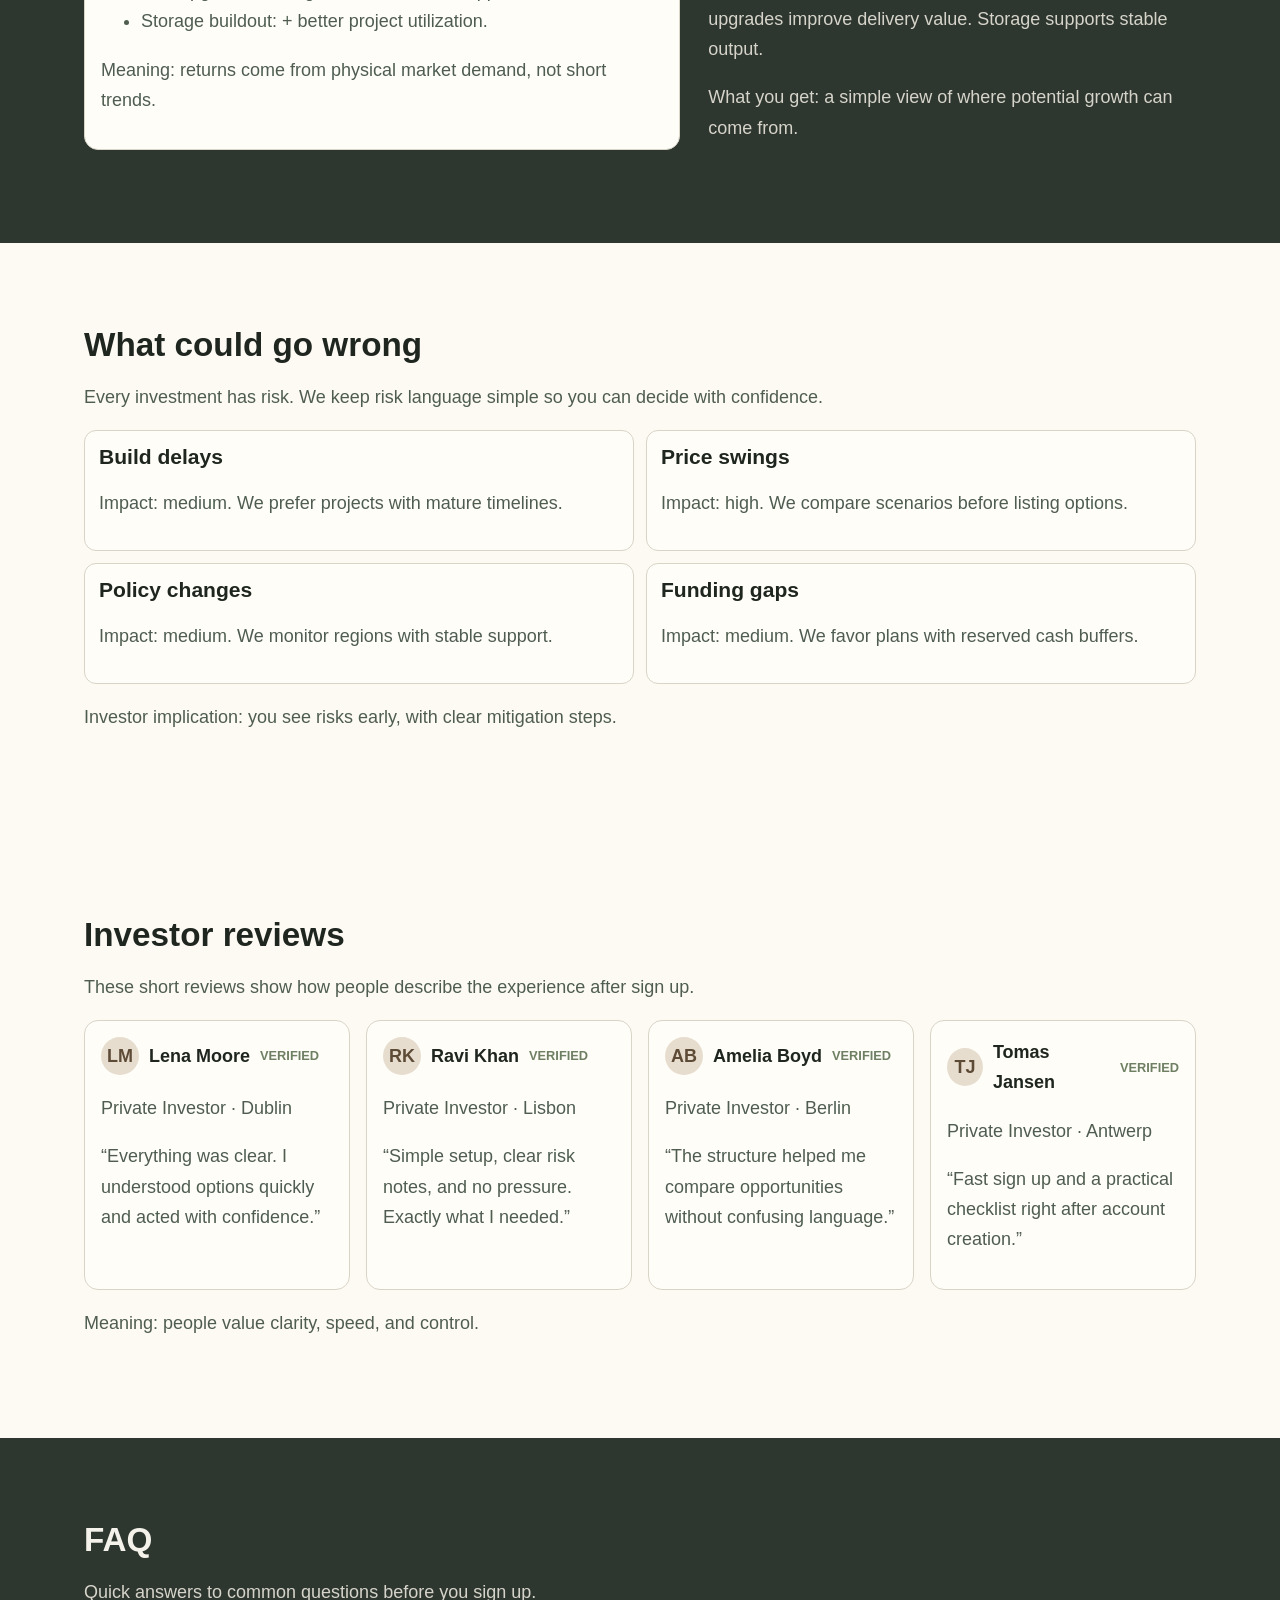
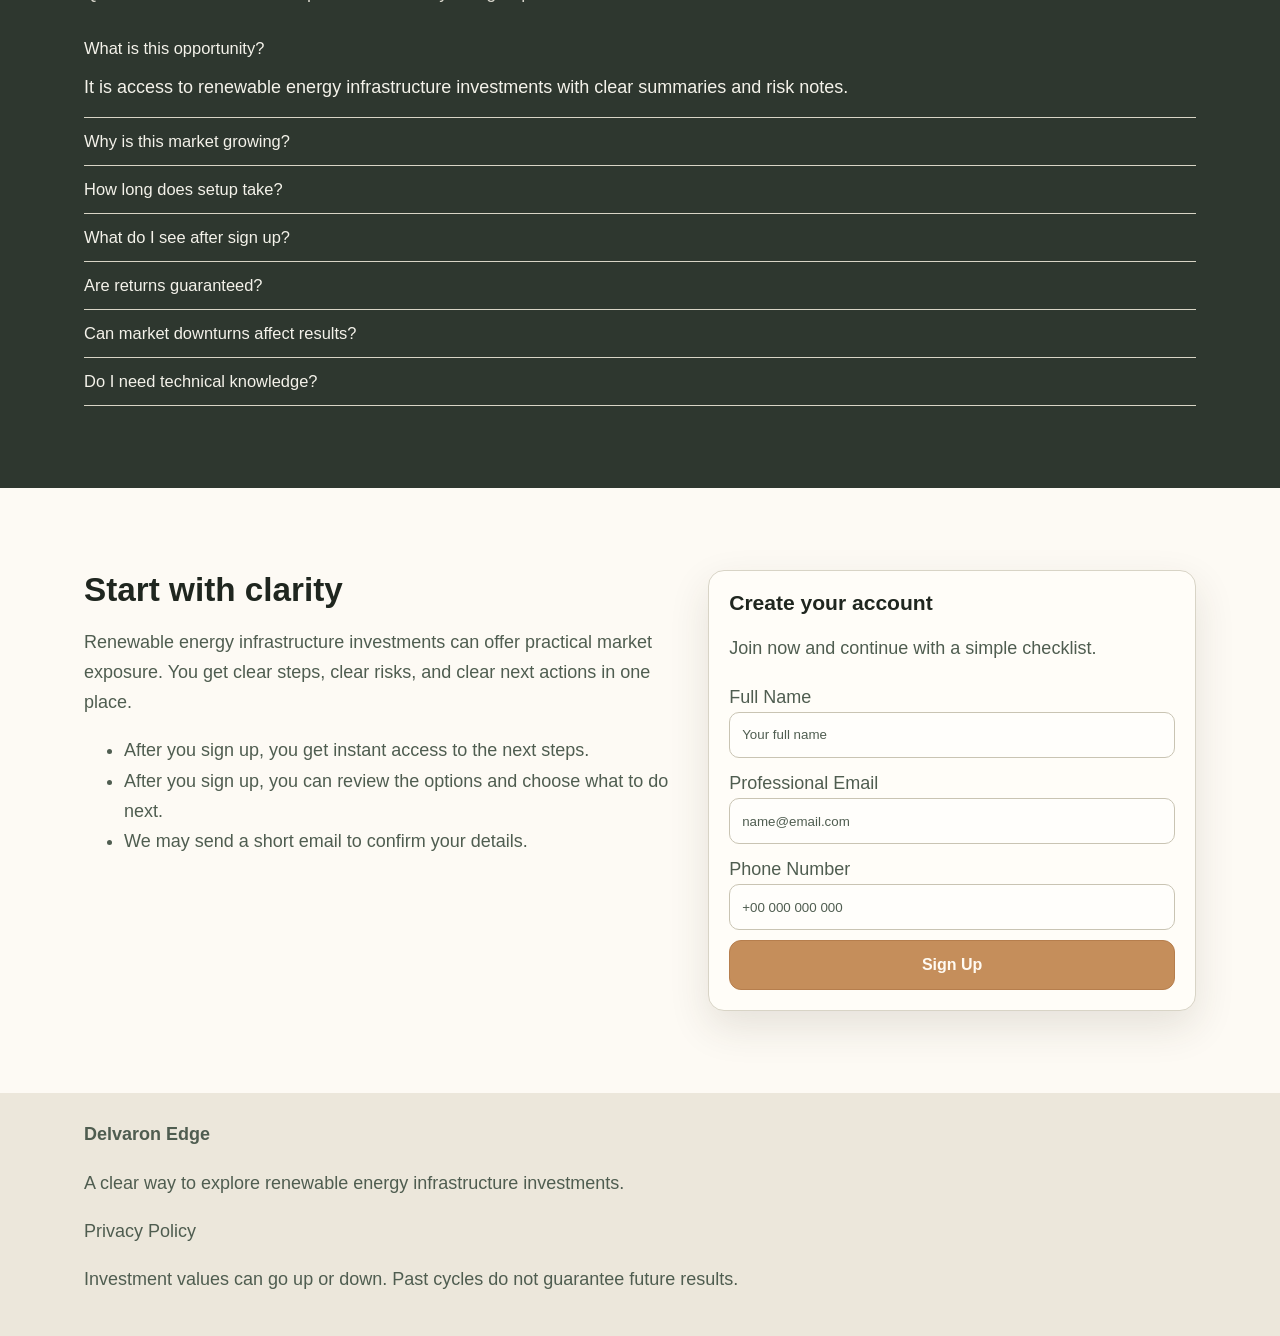
<file: fr/index.html>
<!doctype html>
<html lang="en">
<head>
  <meta charset="UTF-8" />
  <meta name="viewport" content="width=device-width, initial-scale=1.0" />
  <title>Renewable Energy Infrastructure Investments Europe View | Delvaron Edge</title>
  <meta name="description" content="Delvaron Edge explains renewable energy infrastructure investments in plain English, with simple steps, clear risks, and a direct sign up path." />
  <link rel="canonical" href="https://delvaronedge.com/fr/index.html" />
  <link rel="alternate" hreflang="en" href="https://delvaronedge.com/../index.html" />
<link rel="alternate" hreflang="de" href="https://delvaronedge.com/../de/index.html" />
<link rel="alternate" hreflang="fr" href="https://delvaronedge.com/../fr/index.html" />
<link rel="alternate" hreflang="es" href="https://delvaronedge.com/../es/index.html" />
<link rel="alternate" hreflang="it" href="https://delvaronedge.com/../it/index.html" />
<link rel="alternate" hreflang="tr" href="https://delvaronedge.com/../tr/index.html" />
<link rel="alternate" hreflang="pt" href="https://delvaronedge.com/../pt/index.html" />
<link rel="alternate" hreflang="ja" href="https://delvaronedge.com/../jp/index.html" />
<link rel="alternate" hreflang="sk" href="https://delvaronedge.com/../sk/index.html" />
<link rel="alternate" hreflang="nl-BE" href="https://delvaronedge.com/../be/index.html" />
  <meta property="og:title" content="Renewable Energy Infrastructure Investments Europe View | Delvaron Edge" />
  <meta property="og:description" content="Delvaron Edge explains renewable energy infrastructure investments in plain English, with simple steps, clear risks, and a direct sign up path." />
  <meta property="og:type" content="website" />
  <meta property="og:url" content="https://delvaronedge.com/fr/index.html" />
  <meta name="twitter:card" content="summary_large_image" />
  <meta name="twitter:title" content="Renewable Energy Infrastructure Investments Europe View | Delvaron Edge" />
  <meta name="twitter:description" content="Delvaron Edge explains renewable energy infrastructure investments in plain English, with simple steps, clear risks, and a direct sign up path." />
  <link rel="stylesheet" href="../assets/style.css" />
</head>
<body>
<header>
  <div class="container header-row">
    <a class="brand" href="#top">Delvaron Edge</a>
    <nav class="main-nav" aria-label="Primary">
      <a href="#market">Why Market</a><a href="#model">How It Works</a><a href="#metrics">Performance</a><a href="#faq">FAQ</a>
    </nav>
    <div class="header-right">
      <div class="lang-wrap">
        <button class="lang-pill" data-lang-toggle aria-label="Open language menu">Français</button>
        <div class="lang-menu" role="menu"><a href="../index.html"><svg class='flag' viewBox='0 0 18 12' aria-hidden='true'><rect width='18' height='12' fill='#f1ece0'/><text x='9' y='8.5' text-anchor='middle' font-size='5' fill='#3a453b' font-family='Arial'>GB</text></svg><span>English</span></a>
<a href="../de/index.html"><svg class='flag' viewBox='0 0 18 12' aria-hidden='true'><rect width='18' height='12' fill='#f1ece0'/><text x='9' y='8.5' text-anchor='middle' font-size='5' fill='#3a453b' font-family='Arial'>DE</text></svg><span>Deutsch</span></a>
<a href="../fr/index.html"><svg class='flag' viewBox='0 0 18 12' aria-hidden='true'><rect width='18' height='12' fill='#f1ece0'/><text x='9' y='8.5' text-anchor='middle' font-size='5' fill='#3a453b' font-family='Arial'>FR</text></svg><span>Français</span></a>
<a href="../es/index.html"><svg class='flag' viewBox='0 0 18 12' aria-hidden='true'><rect width='18' height='12' fill='#f1ece0'/><text x='9' y='8.5' text-anchor='middle' font-size='5' fill='#3a453b' font-family='Arial'>ES</text></svg><span>Español</span></a>
<a href="../it/index.html"><svg class='flag' viewBox='0 0 18 12' aria-hidden='true'><rect width='18' height='12' fill='#f1ece0'/><text x='9' y='8.5' text-anchor='middle' font-size='5' fill='#3a453b' font-family='Arial'>IT</text></svg><span>Italiano</span></a>
<a href="../tr/index.html"><svg class='flag' viewBox='0 0 18 12' aria-hidden='true'><rect width='18' height='12' fill='#f1ece0'/><text x='9' y='8.5' text-anchor='middle' font-size='5' fill='#3a453b' font-family='Arial'>TR</text></svg><span>Türkçe</span></a>
<a href="../pt/index.html"><svg class='flag' viewBox='0 0 18 12' aria-hidden='true'><rect width='18' height='12' fill='#f1ece0'/><text x='9' y='8.5' text-anchor='middle' font-size='5' fill='#3a453b' font-family='Arial'>PT</text></svg><span>Português</span></a>
<a href="../jp/index.html"><svg class='flag' viewBox='0 0 18 12' aria-hidden='true'><rect width='18' height='12' fill='#f1ece0'/><text x='9' y='8.5' text-anchor='middle' font-size='5' fill='#3a453b' font-family='Arial'>JP</text></svg><span>日本語</span></a>
<a href="../sk/index.html"><svg class='flag' viewBox='0 0 18 12' aria-hidden='true'><rect width='18' height='12' fill='#f1ece0'/><text x='9' y='8.5' text-anchor='middle' font-size='5' fill='#3a453b' font-family='Arial'>SK</text></svg><span>Slovak</span></a>
<a href="../be/index.html"><svg class='flag' viewBox='0 0 18 12' aria-hidden='true'><rect width='18' height='12' fill='#f1ece0'/><text x='9' y='8.5' text-anchor='middle' font-size='5' fill='#3a453b' font-family='Arial'>BE</text></svg><span>Nederlands (BE)</span></a></div>
      </div>
      <a class="btn" href="#signup-end">Sign Up</a>
    </div>
    <button class="lang-pill mobile-menu-btn" data-open-drawer aria-label="Open menu">Menu</button>
  </div>
</header>

<div class="drawer" data-drawer>
  <div class="drawer-backdrop"></div>
  <div class="drawer-panel" role="dialog" aria-modal="true" aria-label="Mobile menu">
    <button class="lang-pill" data-close-drawer>Close</button>
    <div class="drawer-links">
      <a href="#market">Why Market</a><a href="#model">How It Works</a><a href="#metrics">Performance</a><a href="#faq">FAQ</a>
    </div>
    <div class="lang-wrap">
      <button class="lang-pill" data-lang-toggle>Français</button>
      <div class="lang-menu"><a href="../index.html"><svg class='flag' viewBox='0 0 18 12' aria-hidden='true'><rect width='18' height='12' fill='#f1ece0'/><text x='9' y='8.5' text-anchor='middle' font-size='5' fill='#3a453b' font-family='Arial'>GB</text></svg><span>English</span></a>
<a href="../de/index.html"><svg class='flag' viewBox='0 0 18 12' aria-hidden='true'><rect width='18' height='12' fill='#f1ece0'/><text x='9' y='8.5' text-anchor='middle' font-size='5' fill='#3a453b' font-family='Arial'>DE</text></svg><span>Deutsch</span></a>
<a href="../fr/index.html"><svg class='flag' viewBox='0 0 18 12' aria-hidden='true'><rect width='18' height='12' fill='#f1ece0'/><text x='9' y='8.5' text-anchor='middle' font-size='5' fill='#3a453b' font-family='Arial'>FR</text></svg><span>Français</span></a>
<a href="../es/index.html"><svg class='flag' viewBox='0 0 18 12' aria-hidden='true'><rect width='18' height='12' fill='#f1ece0'/><text x='9' y='8.5' text-anchor='middle' font-size='5' fill='#3a453b' font-family='Arial'>ES</text></svg><span>Español</span></a>
<a href="../it/index.html"><svg class='flag' viewBox='0 0 18 12' aria-hidden='true'><rect width='18' height='12' fill='#f1ece0'/><text x='9' y='8.5' text-anchor='middle' font-size='5' fill='#3a453b' font-family='Arial'>IT</text></svg><span>Italiano</span></a>
<a href="../tr/index.html"><svg class='flag' viewBox='0 0 18 12' aria-hidden='true'><rect width='18' height='12' fill='#f1ece0'/><text x='9' y='8.5' text-anchor='middle' font-size='5' fill='#3a453b' font-family='Arial'>TR</text></svg><span>Türkçe</span></a>
<a href="../pt/index.html"><svg class='flag' viewBox='0 0 18 12' aria-hidden='true'><rect width='18' height='12' fill='#f1ece0'/><text x='9' y='8.5' text-anchor='middle' font-size='5' fill='#3a453b' font-family='Arial'>PT</text></svg><span>Português</span></a>
<a href="../jp/index.html"><svg class='flag' viewBox='0 0 18 12' aria-hidden='true'><rect width='18' height='12' fill='#f1ece0'/><text x='9' y='8.5' text-anchor='middle' font-size='5' fill='#3a453b' font-family='Arial'>JP</text></svg><span>日本語</span></a>
<a href="../sk/index.html"><svg class='flag' viewBox='0 0 18 12' aria-hidden='true'><rect width='18' height='12' fill='#f1ece0'/><text x='9' y='8.5' text-anchor='middle' font-size='5' fill='#3a453b' font-family='Arial'>SK</text></svg><span>Slovak</span></a>
<a href="../be/index.html"><svg class='flag' viewBox='0 0 18 12' aria-hidden='true'><rect width='18' height='12' fill='#f1ece0'/><text x='9' y='8.5' text-anchor='middle' font-size='5' fill='#3a453b' font-family='Arial'>BE</text></svg><span>Nederlands (BE)</span></a></div>
    </div>
    <p></p><a class="btn" href="#signup-end">Sign Up</a>
  </div>
</div>

<main id="top">
  <section class="section light">
    <div class="container hero-grid reveal">
      <div class="hero-copy">
        <h1>Renewable Energy Infrastructure Investments Made Clear</h1>
        <p>This is a simple way to invest in renewable energy infrastructure investments. Demand is rising as power grids expand. You get a guided path, clear options, and direct visibility. After you sign up, you get instant access to the next steps.</p>
        <div class="performance-panel" aria-label="Performance range panel">
          <h3>Typical outcome range</h3>
          <div class="metric-split">
            <div class="metric-item"><div class="metric-number">8–15%</div><div class="metric-label">Monthly range</div></div>
            <div class="metric-item"><div class="metric-number">80–200%</div><div class="metric-label">Annual range</div></div>
          </div>
          <div class="disclaimer">Returns depend on market conditions. Not guaranteed.</div>
        </div>
      </div>
      <form class="form-card" id="signup-start">
        <h3 class="form-title">Create your access</h3>
        <p class="form-sub">Start in minutes with clear setup steps and no calls.</p>
        <div class="form-grid">
          <label>Full Name<input type="text" name="name" placeholder="Your full name" required /></label>
          <label>Professional Email<input type="email" name="email" placeholder="name@email.com" required /></label>
          <label>Phone Number<input type="tel" name="phone" placeholder="+00 000 000 000" required /></label>
          <button class="btn" type="submit">Sign Up</button>
        </div>
        <small>We may send a short email to confirm your details.</small>
      </form>
    </div>
  </section>

  <section class="section light" id="market">
    <div class="container two-col reveal">
      <div>
        <h2>Why this market now</h2>
        <p>Renewable energy infrastructure investments matter now because energy demand is growing fast. Governments and businesses need more clean power capacity.</p>
        <ul>
          <li>New projects expand grids and storage for daily use.</li>
          <li>Long build pipelines can support steady value growth.</li>
          <li>Energy transition spending is moving from plans to assets.</li>
        </ul>
        <p>What it means: this market can offer broad, real-economy exposure.</p>
      </div>
      <div class="card bar-compare">
        <h3>Growth comparison</h3>
        <div class="row"><small>Renewable assets</small><div class="bar"><span class="us" style="width:72%"></span></div></div>
        <div class="row"><small>Traditional assets</small><div class="bar"><span class="market" style="width:41%"></span></div></div>
        <p>Benchmark: last cycle average. Meaning: sector growth has stayed stronger.</p>
      </div>
    </div>
  </section>

  <section class="section dark" id="model">
    <div class="container reveal">
      <h2>How it works</h2>
      <p>Here is the simple journey from sign up to decision. Each step is clear and fast.</p>
      <div class="cards-4">
        <article class="card"><h3>Sign Up</h3><p>Create your account with three quick details.</p><p class="muted">Takes about two minutes.</p></article>
        <article class="card"><h3>See options</h3><p>Review opportunities with plain language summaries.</p><p class="muted">No technical screens needed.</p></article>
        <article class="card"><h3>Check risks</h3><p>Read downside scenarios and simple safety controls.</p><p class="muted">Clear before any action.</p></article>
        <article class="card"><h3>Choose next</h3><p>Pick the path that fits your plan.</p><p class="muted">You stay in control.</p></article>
      </div>
      <p>After you sign up, you can review the options and choose what to do next.</p>
    </div>
  </section>

  <section class="section light" id="focus">
    <div class="container reveal">
      <h2>What we focus on</h2>
      <p>We screen renewable energy infrastructure investments using practical filters that are easy to follow.</p>
      <div class="cards-3">
        <article class="card"><h3>Project stage</h3><p>We prefer projects near operation, not only early ideas.</p></article>
        <article class="card"><h3>Cash path</h3><p>We check how revenue can start and stay visible.</p></article>
        <article class="card"><h3>Cost control</h3><p>We select setups with realistic build and run costs.</p></article>
      </div>
      <p>Meaning: you get opportunities chosen for clarity, not hype.</p>
    </div>
  </section>

  <section class="section light" id="metrics">
    <div class="container reveal">
      <h2>Performance snapshot</h2>
      <p>This snapshot shows potential outcomes and context. It is a guide, not a promise.</p>
      <div class="rings">
        <article class="card"><div class="ring" style="--val:68"><strong>68%</strong></div><h3>Target hit rate</h3><p>Benchmark: market 49%. Meaning: stronger historical consistency.</p></article>
        <article class="card"><div class="ring" style="--val:74"><strong>74%</strong></div><h3>Cycle resilience</h3><p>Benchmark: market 57%. Meaning: better hold in weak periods.</p></article>
        <article class="card"><div class="ring" style="--val:61"><strong>61%</strong></div><h3>Upside capture</h3><p>Benchmark: market 38%. Meaning: more upside in strong cycles.</p></article>
      </div>
      <p>Investor implication: outcomes can vary, but the profile has stayed durable.</p>
    </div>
  </section>

  <section class="section dark" id="insights">
    <div class="container two-col reveal">
      <div class="card">
        <h3>Return drivers map</h3>
        <ul>
          <li>Energy demand lift: + baseline usage growth.</li>
          <li>Grid upgrades: + long-term asset value support.</li>
          <li>Storage buildout: + better project utilization.</li>
        </ul>
        <p>Meaning: returns come from physical market demand, not short trends.</p>
      </div>
      <div>
        <h2>Insights in plain words</h2>
        <p>Three forces often drive renewable energy infrastructure investments. More energy use raises demand. Grid upgrades improve delivery value. Storage supports stable output.</p>
        <p>What you get: a simple view of where potential growth can come from.</p>
      </div>
    </div>
  </section>

  <section class="section light" id="risk">
    <div class="container reveal">
      <h2>What could go wrong</h2>
      <p>Every investment has risk. We keep risk language simple so you can decide with confidence.</p>
      <div class="matrix">
        <div class="cell"><h3>Build delays</h3><p>Impact: medium. We prefer projects with mature timelines.</p></div>
        <div class="cell"><h3>Price swings</h3><p>Impact: high. We compare scenarios before listing options.</p></div>
        <div class="cell"><h3>Policy changes</h3><p>Impact: medium. We monitor regions with stable support.</p></div>
        <div class="cell"><h3>Funding gaps</h3><p>Impact: medium. We favor plans with reserved cash buffers.</p></div>
      </div>
      <p>Investor implication: you see risks early, with clear mitigation steps.</p>
    </div>
  </section>

  <section class="section light" id="reviews">
    <div class="container reveal">
      <h2>Investor reviews</h2>
      <p>These short reviews show how people describe the experience after sign up.</p>
      <div class="cards-4">
        <article class="card"><div class="review-head"><div class="avatar">LM</div><strong>Lena Moore</strong><span class="verified">VERIFIED</span></div><p>Private Investor · Dublin</p><p>“Everything was clear. I understood options quickly and acted with confidence.”</p></article>
        <article class="card"><div class="review-head"><div class="avatar">RK</div><strong>Ravi Khan</strong><span class="verified">VERIFIED</span></div><p>Private Investor · Lisbon</p><p>“Simple setup, clear risk notes, and no pressure. Exactly what I needed.”</p></article>
        <article class="card"><div class="review-head"><div class="avatar">AB</div><strong>Amelia Boyd</strong><span class="verified">VERIFIED</span></div><p>Private Investor · Berlin</p><p>“The structure helped me compare opportunities without confusing language.”</p></article>
        <article class="card"><div class="review-head"><div class="avatar">TJ</div><strong>Tomas Jansen</strong><span class="verified">VERIFIED</span></div><p>Private Investor · Antwerp</p><p>“Fast sign up and a practical checklist right after account creation.”</p></article>
      </div>
      <p>Meaning: people value clarity, speed, and control.</p>
    </div>
  </section>

  <section class="section dark" id="faq">
    <div class="container reveal">
      <h2>FAQ</h2>
      <p>Quick answers to common questions before you sign up.</p>
      <div class="faq-item open"><button class="faq-q">What is this opportunity?</button><div class="faq-answer">It is access to renewable energy infrastructure investments with clear summaries and risk notes.</div></div>
      <div class="faq-item"><button class="faq-q">Why is this market growing?</button><div class="faq-answer">Power demand and grid upgrades are increasing, which can support asset value.</div></div>
      <div class="faq-item"><button class="faq-q">How long does setup take?</button><div class="faq-answer">Most people complete sign up in a few minutes.</div></div>
      <div class="faq-item"><button class="faq-q">What do I see after sign up?</button><div class="faq-answer">After you sign up, you will see a clear setup checklist.</div></div>
      <div class="faq-item"><button class="faq-q">Are returns guaranteed?</button><div class="faq-answer">No. Returns depend on market conditions and project outcomes.</div></div>
      <div class="faq-item"><button class="faq-q">Can market downturns affect results?</button><div class="faq-answer">Yes. Weak market cycles can lower performance for periods of time.</div></div>
      <div class="faq-item"><button class="faq-q">Do I need technical knowledge?</button><div class="faq-answer">No. Explanations are written in clear, simple language.</div></div>
    </div>
  </section>

  <section class="section light" id="signup-end">
    <div class="container two-col reveal">
      <div>
        <h2>Start with clarity</h2>
        <p>Renewable energy infrastructure investments can offer practical market exposure. You get clear steps, clear risks, and clear next actions in one place.</p>
        <ul>
          <li>After you sign up, you get instant access to the next steps.</li>
          <li>After you sign up, you can review the options and choose what to do next.</li>
          <li>We may send a short email to confirm your details.</li>
        </ul>
      </div>
      <form class="form-card">
        <h3>Create your account</h3>
        <p>Join now and continue with a simple checklist.</p>
        <div class="form-grid">
          <label>Full Name<input type="text" required placeholder="Your full name" /></label>
          <label>Professional Email<input type="email" required placeholder="name@email.com" /></label>
          <label>Phone Number<input type="tel" required placeholder="+00 000 000 000" /></label>
          <button class="btn" type="submit">Sign Up</button>
        </div>
      </form>
    </div>
  </section>
</main>

<footer>
  <div class="container">
    <strong>Delvaron Edge</strong>
    <p>A clear way to explore renewable energy infrastructure investments.</p>
    <p><a href="#" data-open-privacy>Privacy Policy</a></p>
    <small>Investment values can go up or down. Past cycles do not guarantee future results.</small>
  </div>
</footer>

<div class="modal" id="privacy-modal" aria-hidden="true">
  <div class="modal-panel" role="dialog" aria-modal="true" aria-label="Privacy Policy">
    <button class="modal-close-x" data-close-privacy aria-label="Close policy">✕</button>
    <h2>Privacy Policy</h2>
    <p><strong>Introduction:</strong> We explain what data we collect and why.</p>
    <p><strong>Data collection:</strong> We collect name, email, and phone from the form.</p>
    <p><strong>Legal basis:</strong> We process data to provide account setup and service access.</p>
    <p><strong>Cookies:</strong> We use basic cookies for site function and experience.</p>
    <p><strong>Retention:</strong> We keep data only as long as needed for service delivery.</p>
    <p><strong>Third-party sharing:</strong> We share limited data with secure service providers only.</p>
    <p><strong>Security:</strong> We use technical and process safeguards to protect information.</p>
    <p><strong>User rights:</strong> You can request access, correction, or deletion of your data.</p>
    <p><strong>International transfers:</strong> Data may be processed in other regions with safeguards.</p>
    <p><strong>Industry risk disclosure:</strong> All investments involve risk, and outcomes are not guaranteed.</p>
    <p><strong>Contact:</strong> privacy@delvaronedge.com</p>
    <div class="modal-footer"><button class="lang-pill" data-close-privacy>Close</button></div>
  </div>
</div>

<script type="application/ld+json">
{"@context":"https://schema.org","@graph":[{"@type":"Organization","name":"Delvaron Edge","url":"https://delvaronedge.com"},{"@type":"WebSite","name":"Delvaron Edge","url":"https://delvaronedge.com"},{"@type":"FAQPage","mainEntity":[{"@type":"Question","name":"What is this opportunity?","acceptedAnswer":{"@type":"Answer","text":"Access to renewable energy infrastructure investments with simple guidance."}},{"@type":"Question","name":"Are returns guaranteed?","acceptedAnswer":{"@type":"Answer","text":"No, returns depend on market conditions."}}]},{"@type":"Review","author":{"@type":"Person","name":"Lena Moore"},"reviewBody":"Everything was clear and easy to follow.","reviewRating":{"@type":"Rating","ratingValue":"5","bestRating":"5"}}]}
</script>
<script defer src="../assets/app.js"></script>
</body>
</html>
</file>
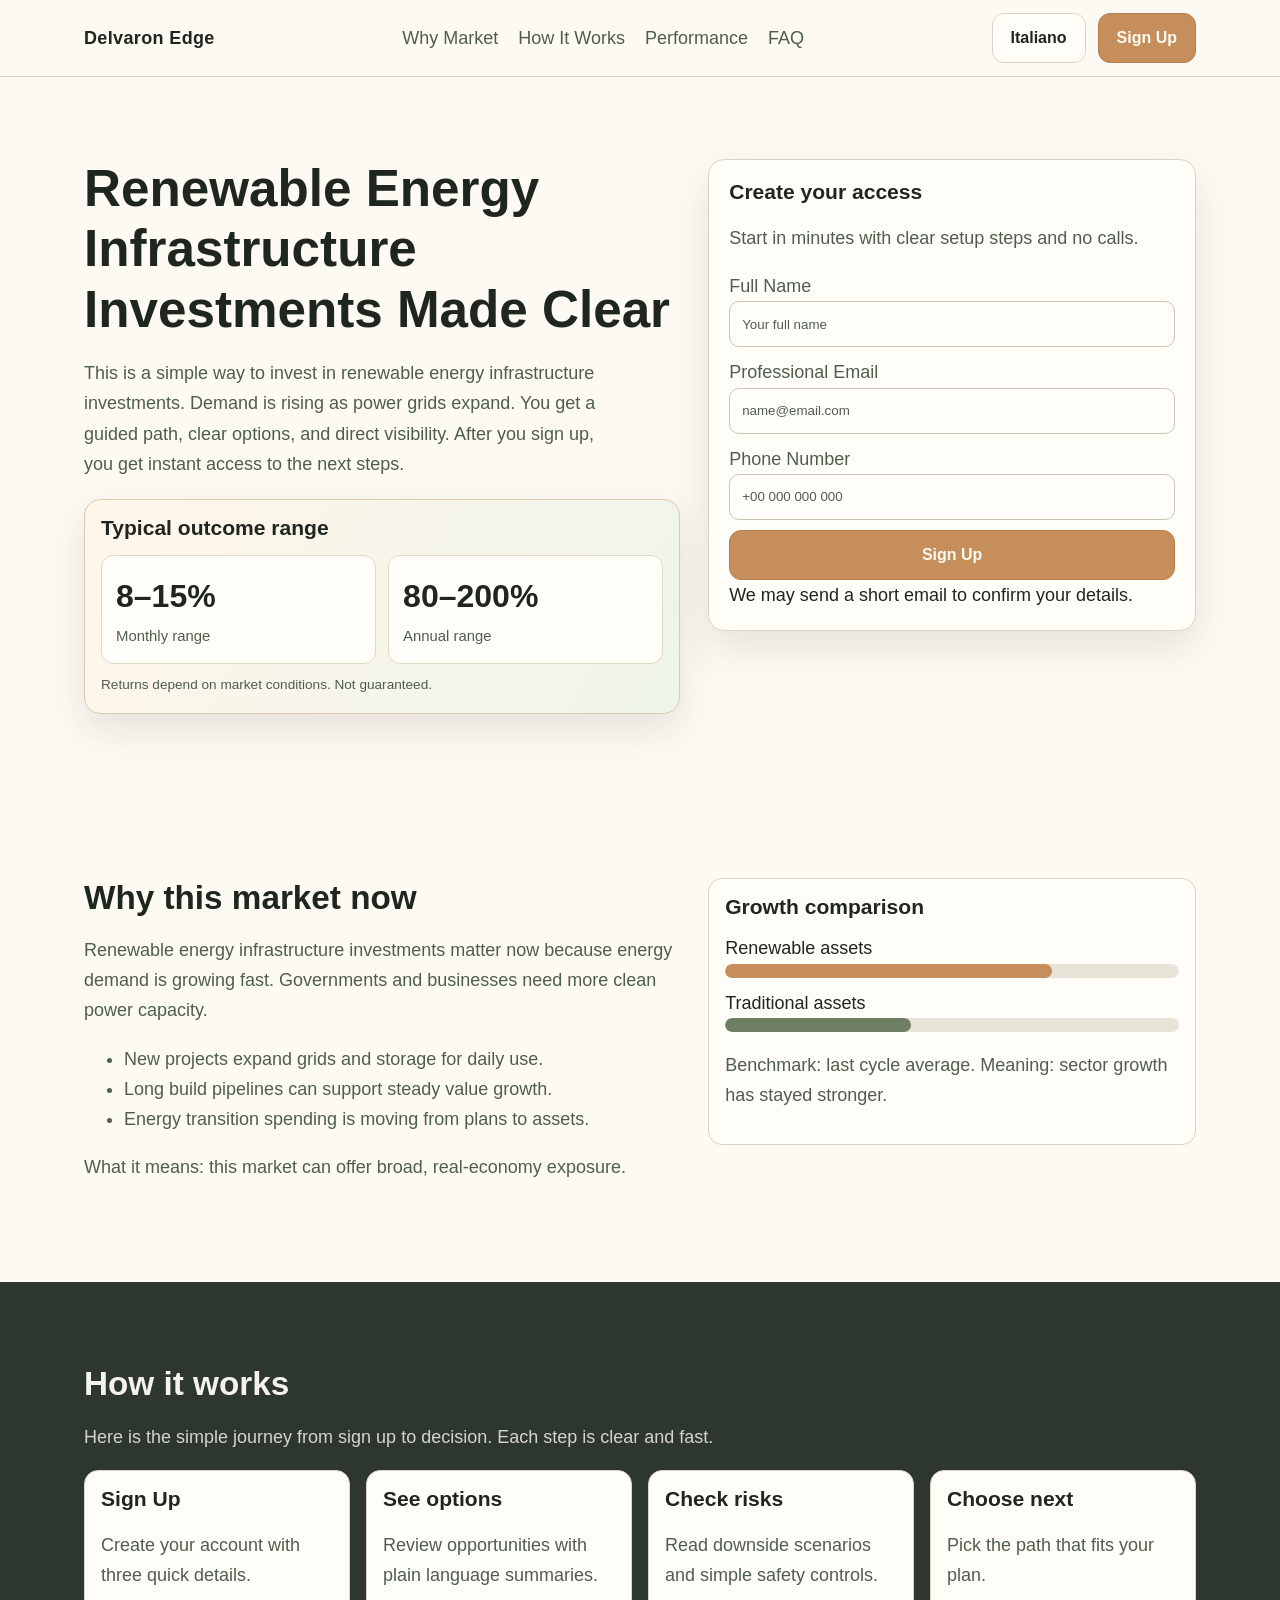
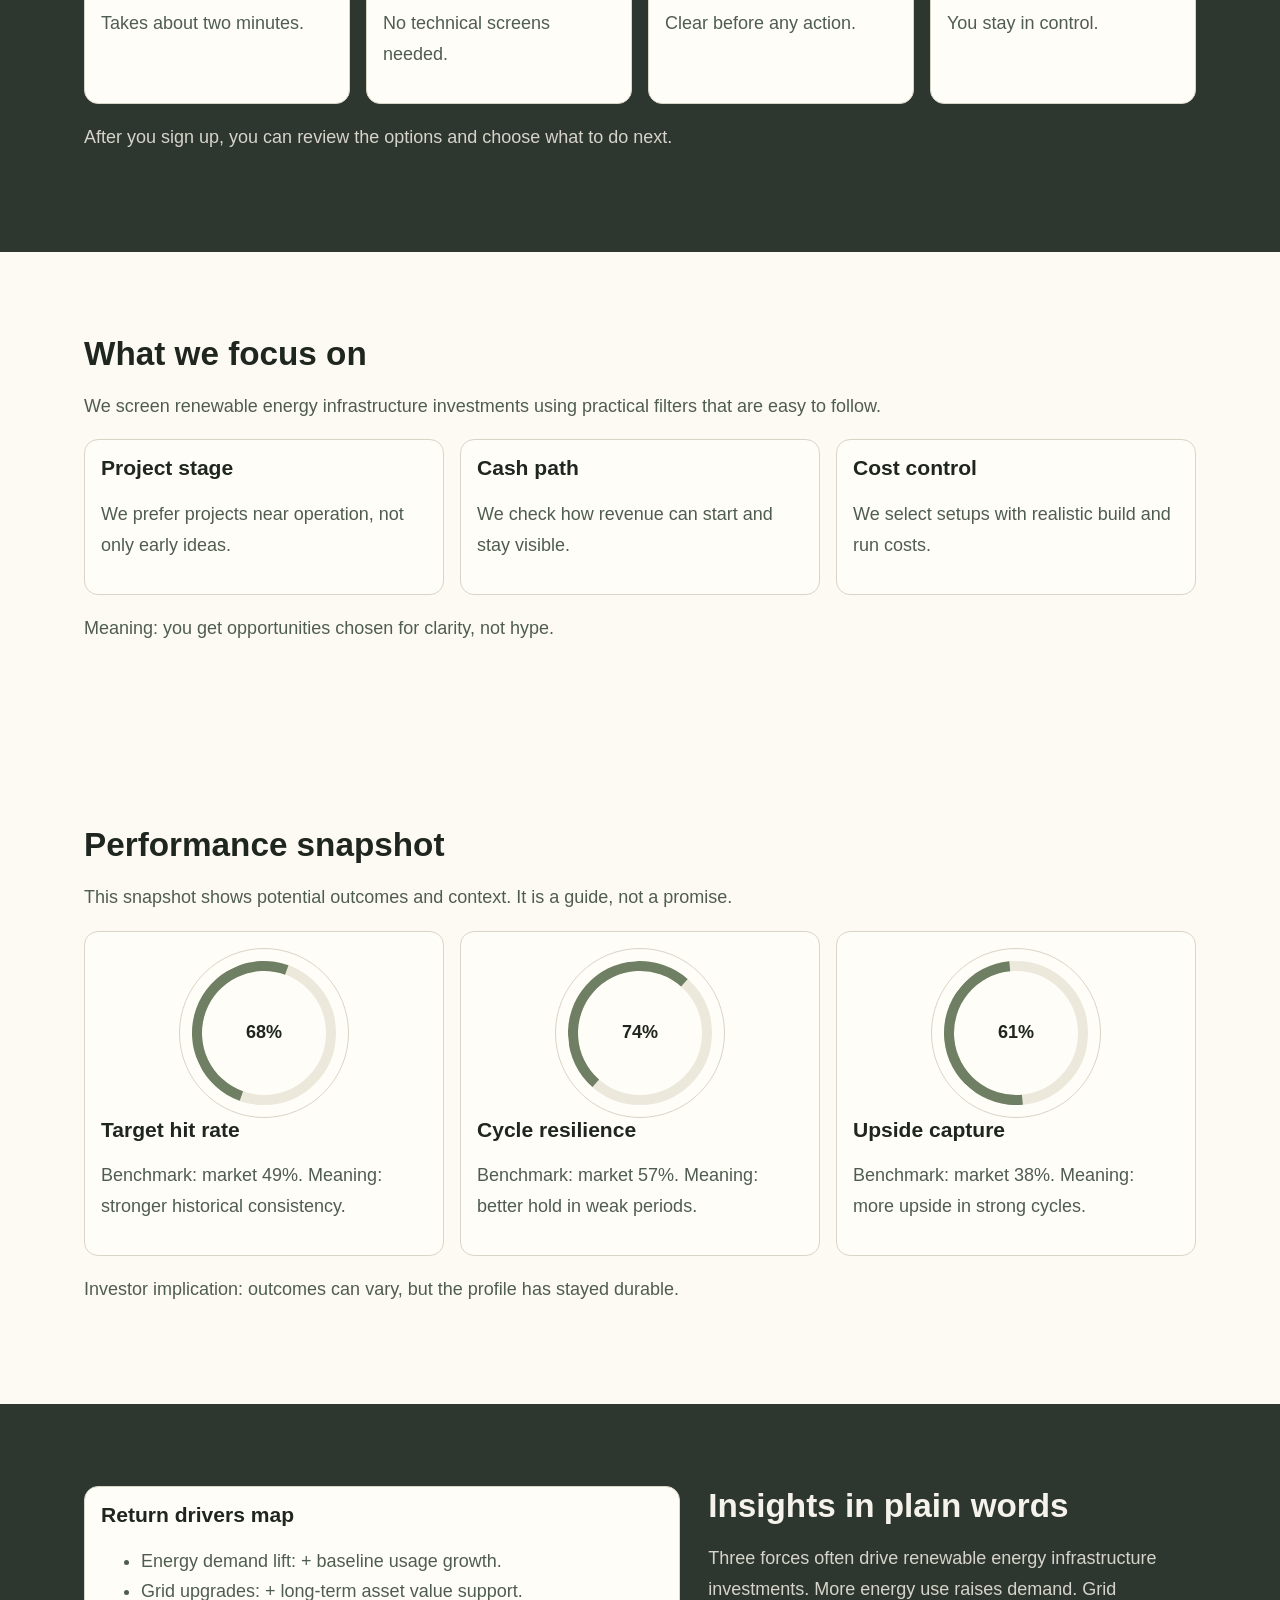
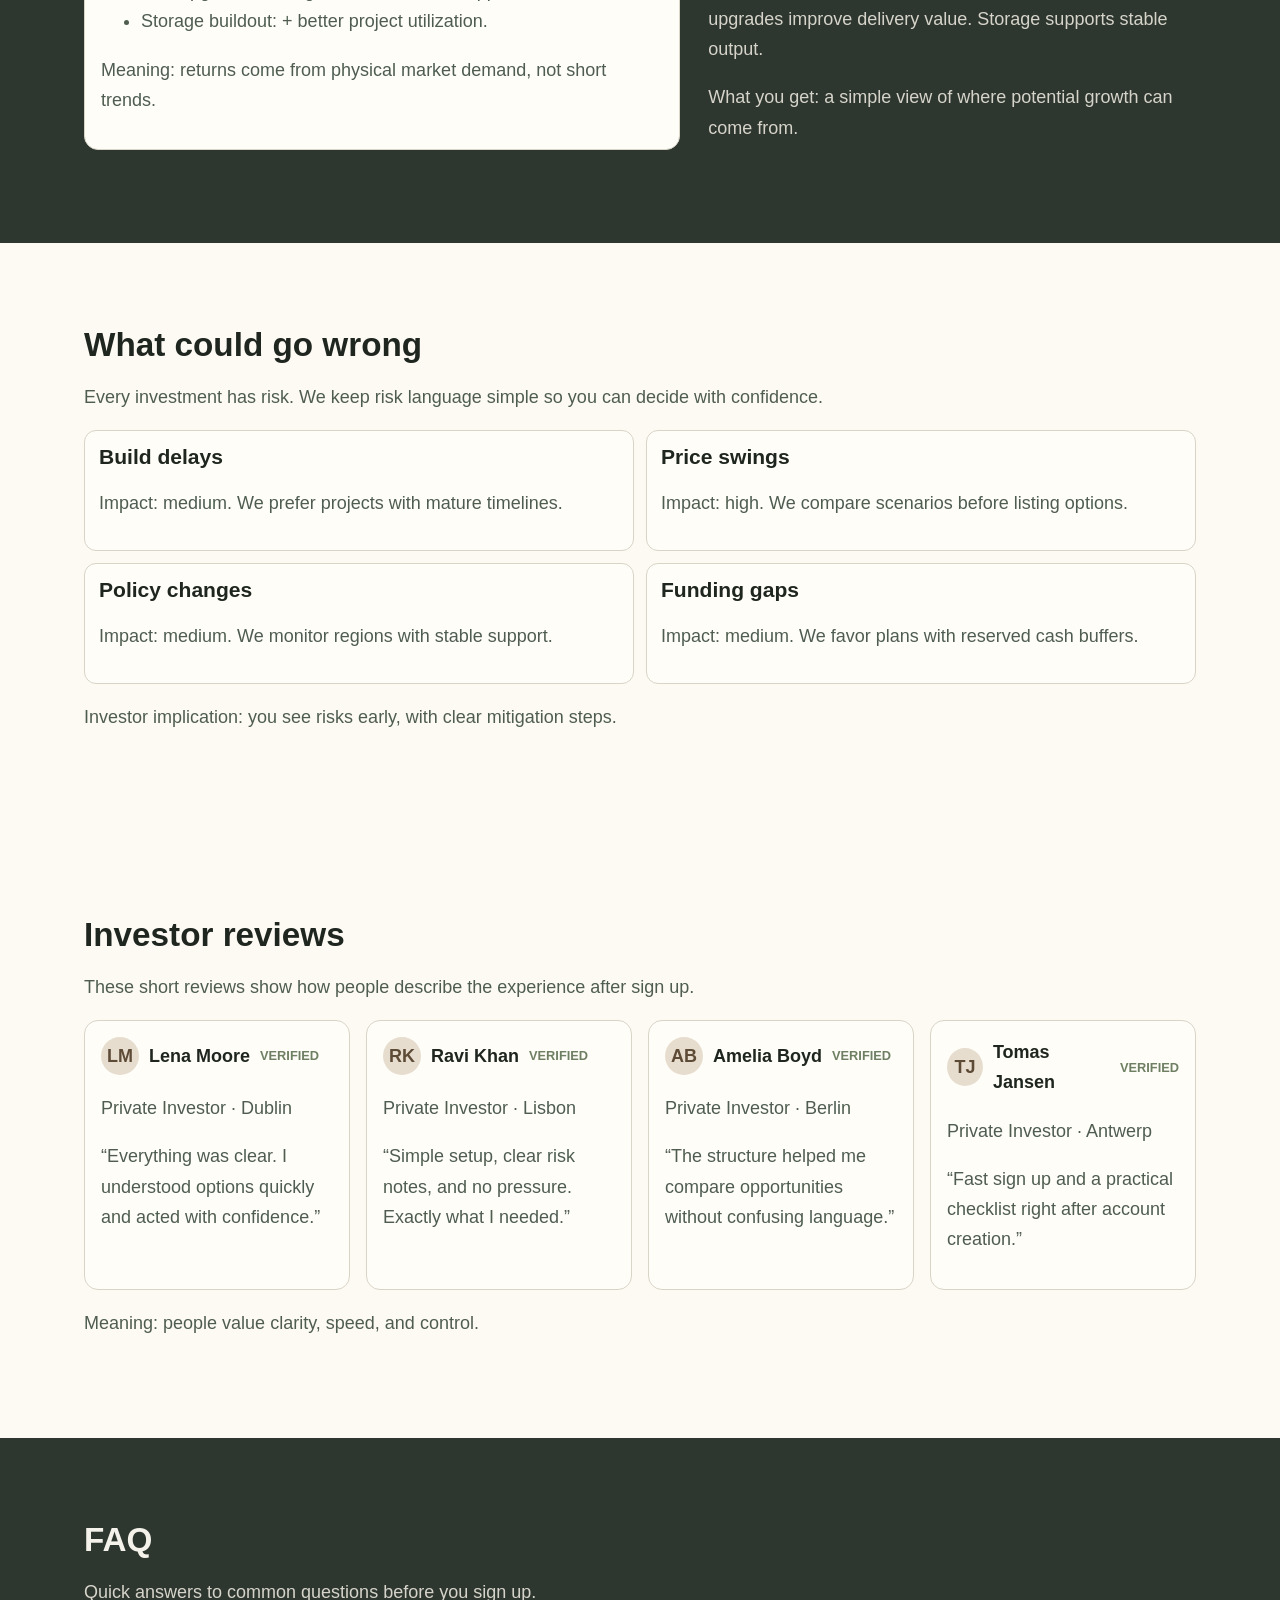
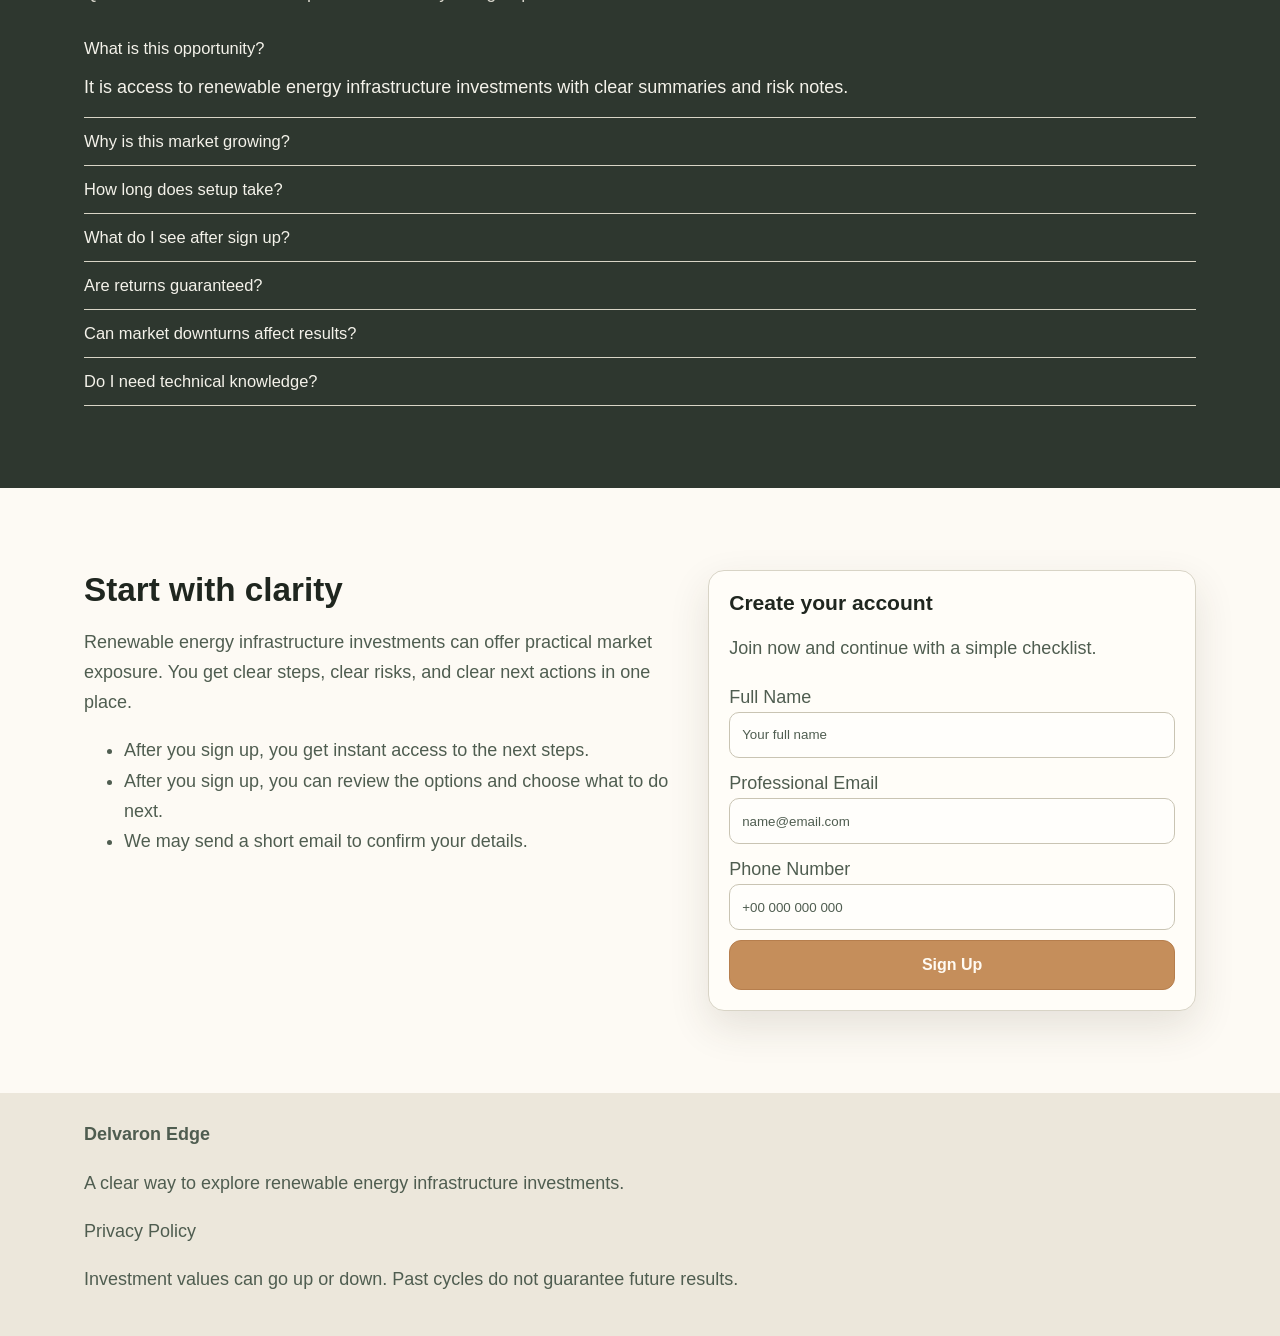
<file: it/index.html>
<!doctype html>
<html lang="en">
<head>
  <meta charset="UTF-8" />
  <meta name="viewport" content="width=device-width, initial-scale=1.0" />
  <title>Renewable Energy Infrastructure Investor Platform | Delvaron Edge</title>
  <meta name="description" content="Delvaron Edge explains renewable energy infrastructure investments in plain English, with simple steps, clear risks, and a direct sign up path." />
  <link rel="canonical" href="https://delvaronedge.com/it/index.html" />
  <link rel="alternate" hreflang="en" href="https://delvaronedge.com/../index.html" />
<link rel="alternate" hreflang="de" href="https://delvaronedge.com/../de/index.html" />
<link rel="alternate" hreflang="fr" href="https://delvaronedge.com/../fr/index.html" />
<link rel="alternate" hreflang="es" href="https://delvaronedge.com/../es/index.html" />
<link rel="alternate" hreflang="it" href="https://delvaronedge.com/../it/index.html" />
<link rel="alternate" hreflang="tr" href="https://delvaronedge.com/../tr/index.html" />
<link rel="alternate" hreflang="pt" href="https://delvaronedge.com/../pt/index.html" />
<link rel="alternate" hreflang="ja" href="https://delvaronedge.com/../jp/index.html" />
<link rel="alternate" hreflang="sk" href="https://delvaronedge.com/../sk/index.html" />
<link rel="alternate" hreflang="nl-BE" href="https://delvaronedge.com/../be/index.html" />
  <meta property="og:title" content="Renewable Energy Infrastructure Investor Platform | Delvaron Edge" />
  <meta property="og:description" content="Delvaron Edge explains renewable energy infrastructure investments in plain English, with simple steps, clear risks, and a direct sign up path." />
  <meta property="og:type" content="website" />
  <meta property="og:url" content="https://delvaronedge.com/it/index.html" />
  <meta name="twitter:card" content="summary_large_image" />
  <meta name="twitter:title" content="Renewable Energy Infrastructure Investor Platform | Delvaron Edge" />
  <meta name="twitter:description" content="Delvaron Edge explains renewable energy infrastructure investments in plain English, with simple steps, clear risks, and a direct sign up path." />
  <link rel="stylesheet" href="../assets/style.css" />
</head>
<body>
<header>
  <div class="container header-row">
    <a class="brand" href="#top">Delvaron Edge</a>
    <nav class="main-nav" aria-label="Primary">
      <a href="#market">Why Market</a><a href="#model">How It Works</a><a href="#metrics">Performance</a><a href="#faq">FAQ</a>
    </nav>
    <div class="header-right">
      <div class="lang-wrap">
        <button class="lang-pill" data-lang-toggle aria-label="Open language menu">Italiano</button>
        <div class="lang-menu" role="menu"><a href="../index.html"><svg class='flag' viewBox='0 0 18 12' aria-hidden='true'><rect width='18' height='12' fill='#f1ece0'/><text x='9' y='8.5' text-anchor='middle' font-size='5' fill='#3a453b' font-family='Arial'>GB</text></svg><span>English</span></a>
<a href="../de/index.html"><svg class='flag' viewBox='0 0 18 12' aria-hidden='true'><rect width='18' height='12' fill='#f1ece0'/><text x='9' y='8.5' text-anchor='middle' font-size='5' fill='#3a453b' font-family='Arial'>DE</text></svg><span>Deutsch</span></a>
<a href="../fr/index.html"><svg class='flag' viewBox='0 0 18 12' aria-hidden='true'><rect width='18' height='12' fill='#f1ece0'/><text x='9' y='8.5' text-anchor='middle' font-size='5' fill='#3a453b' font-family='Arial'>FR</text></svg><span>Français</span></a>
<a href="../es/index.html"><svg class='flag' viewBox='0 0 18 12' aria-hidden='true'><rect width='18' height='12' fill='#f1ece0'/><text x='9' y='8.5' text-anchor='middle' font-size='5' fill='#3a453b' font-family='Arial'>ES</text></svg><span>Español</span></a>
<a href="../it/index.html"><svg class='flag' viewBox='0 0 18 12' aria-hidden='true'><rect width='18' height='12' fill='#f1ece0'/><text x='9' y='8.5' text-anchor='middle' font-size='5' fill='#3a453b' font-family='Arial'>IT</text></svg><span>Italiano</span></a>
<a href="../tr/index.html"><svg class='flag' viewBox='0 0 18 12' aria-hidden='true'><rect width='18' height='12' fill='#f1ece0'/><text x='9' y='8.5' text-anchor='middle' font-size='5' fill='#3a453b' font-family='Arial'>TR</text></svg><span>Türkçe</span></a>
<a href="../pt/index.html"><svg class='flag' viewBox='0 0 18 12' aria-hidden='true'><rect width='18' height='12' fill='#f1ece0'/><text x='9' y='8.5' text-anchor='middle' font-size='5' fill='#3a453b' font-family='Arial'>PT</text></svg><span>Português</span></a>
<a href="../jp/index.html"><svg class='flag' viewBox='0 0 18 12' aria-hidden='true'><rect width='18' height='12' fill='#f1ece0'/><text x='9' y='8.5' text-anchor='middle' font-size='5' fill='#3a453b' font-family='Arial'>JP</text></svg><span>日本語</span></a>
<a href="../sk/index.html"><svg class='flag' viewBox='0 0 18 12' aria-hidden='true'><rect width='18' height='12' fill='#f1ece0'/><text x='9' y='8.5' text-anchor='middle' font-size='5' fill='#3a453b' font-family='Arial'>SK</text></svg><span>Slovak</span></a>
<a href="../be/index.html"><svg class='flag' viewBox='0 0 18 12' aria-hidden='true'><rect width='18' height='12' fill='#f1ece0'/><text x='9' y='8.5' text-anchor='middle' font-size='5' fill='#3a453b' font-family='Arial'>BE</text></svg><span>Nederlands (BE)</span></a></div>
      </div>
      <a class="btn" href="#signup-end">Sign Up</a>
    </div>
    <button class="lang-pill mobile-menu-btn" data-open-drawer aria-label="Open menu">Menu</button>
  </div>
</header>

<div class="drawer" data-drawer>
  <div class="drawer-backdrop"></div>
  <div class="drawer-panel" role="dialog" aria-modal="true" aria-label="Mobile menu">
    <button class="lang-pill" data-close-drawer>Close</button>
    <div class="drawer-links">
      <a href="#market">Why Market</a><a href="#model">How It Works</a><a href="#metrics">Performance</a><a href="#faq">FAQ</a>
    </div>
    <div class="lang-wrap">
      <button class="lang-pill" data-lang-toggle>Italiano</button>
      <div class="lang-menu"><a href="../index.html"><svg class='flag' viewBox='0 0 18 12' aria-hidden='true'><rect width='18' height='12' fill='#f1ece0'/><text x='9' y='8.5' text-anchor='middle' font-size='5' fill='#3a453b' font-family='Arial'>GB</text></svg><span>English</span></a>
<a href="../de/index.html"><svg class='flag' viewBox='0 0 18 12' aria-hidden='true'><rect width='18' height='12' fill='#f1ece0'/><text x='9' y='8.5' text-anchor='middle' font-size='5' fill='#3a453b' font-family='Arial'>DE</text></svg><span>Deutsch</span></a>
<a href="../fr/index.html"><svg class='flag' viewBox='0 0 18 12' aria-hidden='true'><rect width='18' height='12' fill='#f1ece0'/><text x='9' y='8.5' text-anchor='middle' font-size='5' fill='#3a453b' font-family='Arial'>FR</text></svg><span>Français</span></a>
<a href="../es/index.html"><svg class='flag' viewBox='0 0 18 12' aria-hidden='true'><rect width='18' height='12' fill='#f1ece0'/><text x='9' y='8.5' text-anchor='middle' font-size='5' fill='#3a453b' font-family='Arial'>ES</text></svg><span>Español</span></a>
<a href="../it/index.html"><svg class='flag' viewBox='0 0 18 12' aria-hidden='true'><rect width='18' height='12' fill='#f1ece0'/><text x='9' y='8.5' text-anchor='middle' font-size='5' fill='#3a453b' font-family='Arial'>IT</text></svg><span>Italiano</span></a>
<a href="../tr/index.html"><svg class='flag' viewBox='0 0 18 12' aria-hidden='true'><rect width='18' height='12' fill='#f1ece0'/><text x='9' y='8.5' text-anchor='middle' font-size='5' fill='#3a453b' font-family='Arial'>TR</text></svg><span>Türkçe</span></a>
<a href="../pt/index.html"><svg class='flag' viewBox='0 0 18 12' aria-hidden='true'><rect width='18' height='12' fill='#f1ece0'/><text x='9' y='8.5' text-anchor='middle' font-size='5' fill='#3a453b' font-family='Arial'>PT</text></svg><span>Português</span></a>
<a href="../jp/index.html"><svg class='flag' viewBox='0 0 18 12' aria-hidden='true'><rect width='18' height='12' fill='#f1ece0'/><text x='9' y='8.5' text-anchor='middle' font-size='5' fill='#3a453b' font-family='Arial'>JP</text></svg><span>日本語</span></a>
<a href="../sk/index.html"><svg class='flag' viewBox='0 0 18 12' aria-hidden='true'><rect width='18' height='12' fill='#f1ece0'/><text x='9' y='8.5' text-anchor='middle' font-size='5' fill='#3a453b' font-family='Arial'>SK</text></svg><span>Slovak</span></a>
<a href="../be/index.html"><svg class='flag' viewBox='0 0 18 12' aria-hidden='true'><rect width='18' height='12' fill='#f1ece0'/><text x='9' y='8.5' text-anchor='middle' font-size='5' fill='#3a453b' font-family='Arial'>BE</text></svg><span>Nederlands (BE)</span></a></div>
    </div>
    <p></p><a class="btn" href="#signup-end">Sign Up</a>
  </div>
</div>

<main id="top">
  <section class="section light">
    <div class="container hero-grid reveal">
      <div class="hero-copy">
        <h1>Renewable Energy Infrastructure Investments Made Clear</h1>
        <p>This is a simple way to invest in renewable energy infrastructure investments. Demand is rising as power grids expand. You get a guided path, clear options, and direct visibility. After you sign up, you get instant access to the next steps.</p>
        <div class="performance-panel" aria-label="Performance range panel">
          <h3>Typical outcome range</h3>
          <div class="metric-split">
            <div class="metric-item"><div class="metric-number">8–15%</div><div class="metric-label">Monthly range</div></div>
            <div class="metric-item"><div class="metric-number">80–200%</div><div class="metric-label">Annual range</div></div>
          </div>
          <div class="disclaimer">Returns depend on market conditions. Not guaranteed.</div>
        </div>
      </div>
      <form class="form-card" id="signup-start">
        <h3 class="form-title">Create your access</h3>
        <p class="form-sub">Start in minutes with clear setup steps and no calls.</p>
        <div class="form-grid">
          <label>Full Name<input type="text" name="name" placeholder="Your full name" required /></label>
          <label>Professional Email<input type="email" name="email" placeholder="name@email.com" required /></label>
          <label>Phone Number<input type="tel" name="phone" placeholder="+00 000 000 000" required /></label>
          <button class="btn" type="submit">Sign Up</button>
        </div>
        <small>We may send a short email to confirm your details.</small>
      </form>
    </div>
  </section>

  <section class="section light" id="market">
    <div class="container two-col reveal">
      <div>
        <h2>Why this market now</h2>
        <p>Renewable energy infrastructure investments matter now because energy demand is growing fast. Governments and businesses need more clean power capacity.</p>
        <ul>
          <li>New projects expand grids and storage for daily use.</li>
          <li>Long build pipelines can support steady value growth.</li>
          <li>Energy transition spending is moving from plans to assets.</li>
        </ul>
        <p>What it means: this market can offer broad, real-economy exposure.</p>
      </div>
      <div class="card bar-compare">
        <h3>Growth comparison</h3>
        <div class="row"><small>Renewable assets</small><div class="bar"><span class="us" style="width:72%"></span></div></div>
        <div class="row"><small>Traditional assets</small><div class="bar"><span class="market" style="width:41%"></span></div></div>
        <p>Benchmark: last cycle average. Meaning: sector growth has stayed stronger.</p>
      </div>
    </div>
  </section>

  <section class="section dark" id="model">
    <div class="container reveal">
      <h2>How it works</h2>
      <p>Here is the simple journey from sign up to decision. Each step is clear and fast.</p>
      <div class="cards-4">
        <article class="card"><h3>Sign Up</h3><p>Create your account with three quick details.</p><p class="muted">Takes about two minutes.</p></article>
        <article class="card"><h3>See options</h3><p>Review opportunities with plain language summaries.</p><p class="muted">No technical screens needed.</p></article>
        <article class="card"><h3>Check risks</h3><p>Read downside scenarios and simple safety controls.</p><p class="muted">Clear before any action.</p></article>
        <article class="card"><h3>Choose next</h3><p>Pick the path that fits your plan.</p><p class="muted">You stay in control.</p></article>
      </div>
      <p>After you sign up, you can review the options and choose what to do next.</p>
    </div>
  </section>

  <section class="section light" id="focus">
    <div class="container reveal">
      <h2>What we focus on</h2>
      <p>We screen renewable energy infrastructure investments using practical filters that are easy to follow.</p>
      <div class="cards-3">
        <article class="card"><h3>Project stage</h3><p>We prefer projects near operation, not only early ideas.</p></article>
        <article class="card"><h3>Cash path</h3><p>We check how revenue can start and stay visible.</p></article>
        <article class="card"><h3>Cost control</h3><p>We select setups with realistic build and run costs.</p></article>
      </div>
      <p>Meaning: you get opportunities chosen for clarity, not hype.</p>
    </div>
  </section>

  <section class="section light" id="metrics">
    <div class="container reveal">
      <h2>Performance snapshot</h2>
      <p>This snapshot shows potential outcomes and context. It is a guide, not a promise.</p>
      <div class="rings">
        <article class="card"><div class="ring" style="--val:68"><strong>68%</strong></div><h3>Target hit rate</h3><p>Benchmark: market 49%. Meaning: stronger historical consistency.</p></article>
        <article class="card"><div class="ring" style="--val:74"><strong>74%</strong></div><h3>Cycle resilience</h3><p>Benchmark: market 57%. Meaning: better hold in weak periods.</p></article>
        <article class="card"><div class="ring" style="--val:61"><strong>61%</strong></div><h3>Upside capture</h3><p>Benchmark: market 38%. Meaning: more upside in strong cycles.</p></article>
      </div>
      <p>Investor implication: outcomes can vary, but the profile has stayed durable.</p>
    </div>
  </section>

  <section class="section dark" id="insights">
    <div class="container two-col reveal">
      <div class="card">
        <h3>Return drivers map</h3>
        <ul>
          <li>Energy demand lift: + baseline usage growth.</li>
          <li>Grid upgrades: + long-term asset value support.</li>
          <li>Storage buildout: + better project utilization.</li>
        </ul>
        <p>Meaning: returns come from physical market demand, not short trends.</p>
      </div>
      <div>
        <h2>Insights in plain words</h2>
        <p>Three forces often drive renewable energy infrastructure investments. More energy use raises demand. Grid upgrades improve delivery value. Storage supports stable output.</p>
        <p>What you get: a simple view of where potential growth can come from.</p>
      </div>
    </div>
  </section>

  <section class="section light" id="risk">
    <div class="container reveal">
      <h2>What could go wrong</h2>
      <p>Every investment has risk. We keep risk language simple so you can decide with confidence.</p>
      <div class="matrix">
        <div class="cell"><h3>Build delays</h3><p>Impact: medium. We prefer projects with mature timelines.</p></div>
        <div class="cell"><h3>Price swings</h3><p>Impact: high. We compare scenarios before listing options.</p></div>
        <div class="cell"><h3>Policy changes</h3><p>Impact: medium. We monitor regions with stable support.</p></div>
        <div class="cell"><h3>Funding gaps</h3><p>Impact: medium. We favor plans with reserved cash buffers.</p></div>
      </div>
      <p>Investor implication: you see risks early, with clear mitigation steps.</p>
    </div>
  </section>

  <section class="section light" id="reviews">
    <div class="container reveal">
      <h2>Investor reviews</h2>
      <p>These short reviews show how people describe the experience after sign up.</p>
      <div class="cards-4">
        <article class="card"><div class="review-head"><div class="avatar">LM</div><strong>Lena Moore</strong><span class="verified">VERIFIED</span></div><p>Private Investor · Dublin</p><p>“Everything was clear. I understood options quickly and acted with confidence.”</p></article>
        <article class="card"><div class="review-head"><div class="avatar">RK</div><strong>Ravi Khan</strong><span class="verified">VERIFIED</span></div><p>Private Investor · Lisbon</p><p>“Simple setup, clear risk notes, and no pressure. Exactly what I needed.”</p></article>
        <article class="card"><div class="review-head"><div class="avatar">AB</div><strong>Amelia Boyd</strong><span class="verified">VERIFIED</span></div><p>Private Investor · Berlin</p><p>“The structure helped me compare opportunities without confusing language.”</p></article>
        <article class="card"><div class="review-head"><div class="avatar">TJ</div><strong>Tomas Jansen</strong><span class="verified">VERIFIED</span></div><p>Private Investor · Antwerp</p><p>“Fast sign up and a practical checklist right after account creation.”</p></article>
      </div>
      <p>Meaning: people value clarity, speed, and control.</p>
    </div>
  </section>

  <section class="section dark" id="faq">
    <div class="container reveal">
      <h2>FAQ</h2>
      <p>Quick answers to common questions before you sign up.</p>
      <div class="faq-item open"><button class="faq-q">What is this opportunity?</button><div class="faq-answer">It is access to renewable energy infrastructure investments with clear summaries and risk notes.</div></div>
      <div class="faq-item"><button class="faq-q">Why is this market growing?</button><div class="faq-answer">Power demand and grid upgrades are increasing, which can support asset value.</div></div>
      <div class="faq-item"><button class="faq-q">How long does setup take?</button><div class="faq-answer">Most people complete sign up in a few minutes.</div></div>
      <div class="faq-item"><button class="faq-q">What do I see after sign up?</button><div class="faq-answer">After you sign up, you will see a clear setup checklist.</div></div>
      <div class="faq-item"><button class="faq-q">Are returns guaranteed?</button><div class="faq-answer">No. Returns depend on market conditions and project outcomes.</div></div>
      <div class="faq-item"><button class="faq-q">Can market downturns affect results?</button><div class="faq-answer">Yes. Weak market cycles can lower performance for periods of time.</div></div>
      <div class="faq-item"><button class="faq-q">Do I need technical knowledge?</button><div class="faq-answer">No. Explanations are written in clear, simple language.</div></div>
    </div>
  </section>

  <section class="section light" id="signup-end">
    <div class="container two-col reveal">
      <div>
        <h2>Start with clarity</h2>
        <p>Renewable energy infrastructure investments can offer practical market exposure. You get clear steps, clear risks, and clear next actions in one place.</p>
        <ul>
          <li>After you sign up, you get instant access to the next steps.</li>
          <li>After you sign up, you can review the options and choose what to do next.</li>
          <li>We may send a short email to confirm your details.</li>
        </ul>
      </div>
      <form class="form-card">
        <h3>Create your account</h3>
        <p>Join now and continue with a simple checklist.</p>
        <div class="form-grid">
          <label>Full Name<input type="text" required placeholder="Your full name" /></label>
          <label>Professional Email<input type="email" required placeholder="name@email.com" /></label>
          <label>Phone Number<input type="tel" required placeholder="+00 000 000 000" /></label>
          <button class="btn" type="submit">Sign Up</button>
        </div>
      </form>
    </div>
  </section>
</main>

<footer>
  <div class="container">
    <strong>Delvaron Edge</strong>
    <p>A clear way to explore renewable energy infrastructure investments.</p>
    <p><a href="#" data-open-privacy>Privacy Policy</a></p>
    <small>Investment values can go up or down. Past cycles do not guarantee future results.</small>
  </div>
</footer>

<div class="modal" id="privacy-modal" aria-hidden="true">
  <div class="modal-panel" role="dialog" aria-modal="true" aria-label="Privacy Policy">
    <button class="modal-close-x" data-close-privacy aria-label="Close policy">✕</button>
    <h2>Privacy Policy</h2>
    <p><strong>Introduction:</strong> We explain what data we collect and why.</p>
    <p><strong>Data collection:</strong> We collect name, email, and phone from the form.</p>
    <p><strong>Legal basis:</strong> We process data to provide account setup and service access.</p>
    <p><strong>Cookies:</strong> We use basic cookies for site function and experience.</p>
    <p><strong>Retention:</strong> We keep data only as long as needed for service delivery.</p>
    <p><strong>Third-party sharing:</strong> We share limited data with secure service providers only.</p>
    <p><strong>Security:</strong> We use technical and process safeguards to protect information.</p>
    <p><strong>User rights:</strong> You can request access, correction, or deletion of your data.</p>
    <p><strong>International transfers:</strong> Data may be processed in other regions with safeguards.</p>
    <p><strong>Industry risk disclosure:</strong> All investments involve risk, and outcomes are not guaranteed.</p>
    <p><strong>Contact:</strong> privacy@delvaronedge.com</p>
    <div class="modal-footer"><button class="lang-pill" data-close-privacy>Close</button></div>
  </div>
</div>

<script type="application/ld+json">
{"@context":"https://schema.org","@graph":[{"@type":"Organization","name":"Delvaron Edge","url":"https://delvaronedge.com"},{"@type":"WebSite","name":"Delvaron Edge","url":"https://delvaronedge.com"},{"@type":"FAQPage","mainEntity":[{"@type":"Question","name":"What is this opportunity?","acceptedAnswer":{"@type":"Answer","text":"Access to renewable energy infrastructure investments with simple guidance."}},{"@type":"Question","name":"Are returns guaranteed?","acceptedAnswer":{"@type":"Answer","text":"No, returns depend on market conditions."}}]},{"@type":"Review","author":{"@type":"Person","name":"Lena Moore"},"reviewBody":"Everything was clear and easy to follow.","reviewRating":{"@type":"Rating","ratingValue":"5","bestRating":"5"}}]}
</script>
<script defer src="../assets/app.js"></script>
</body>
</html>
</file>
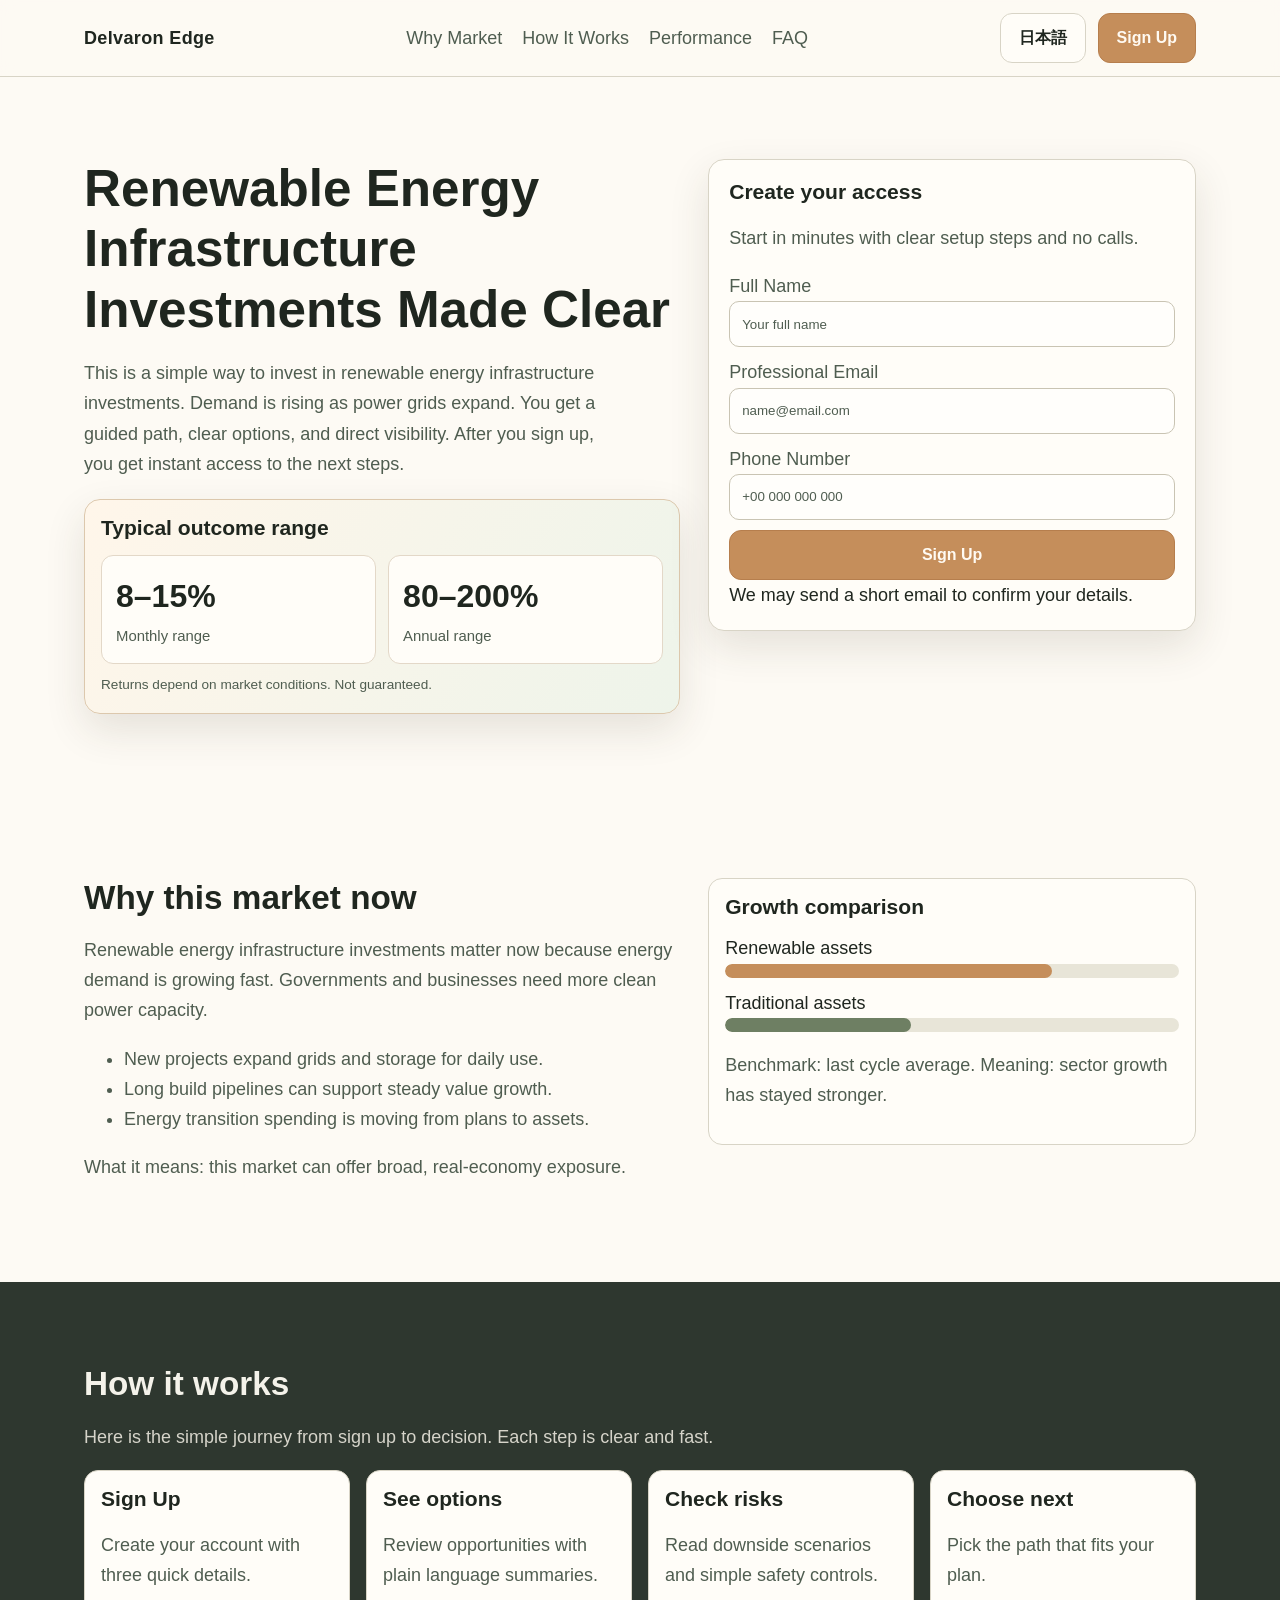
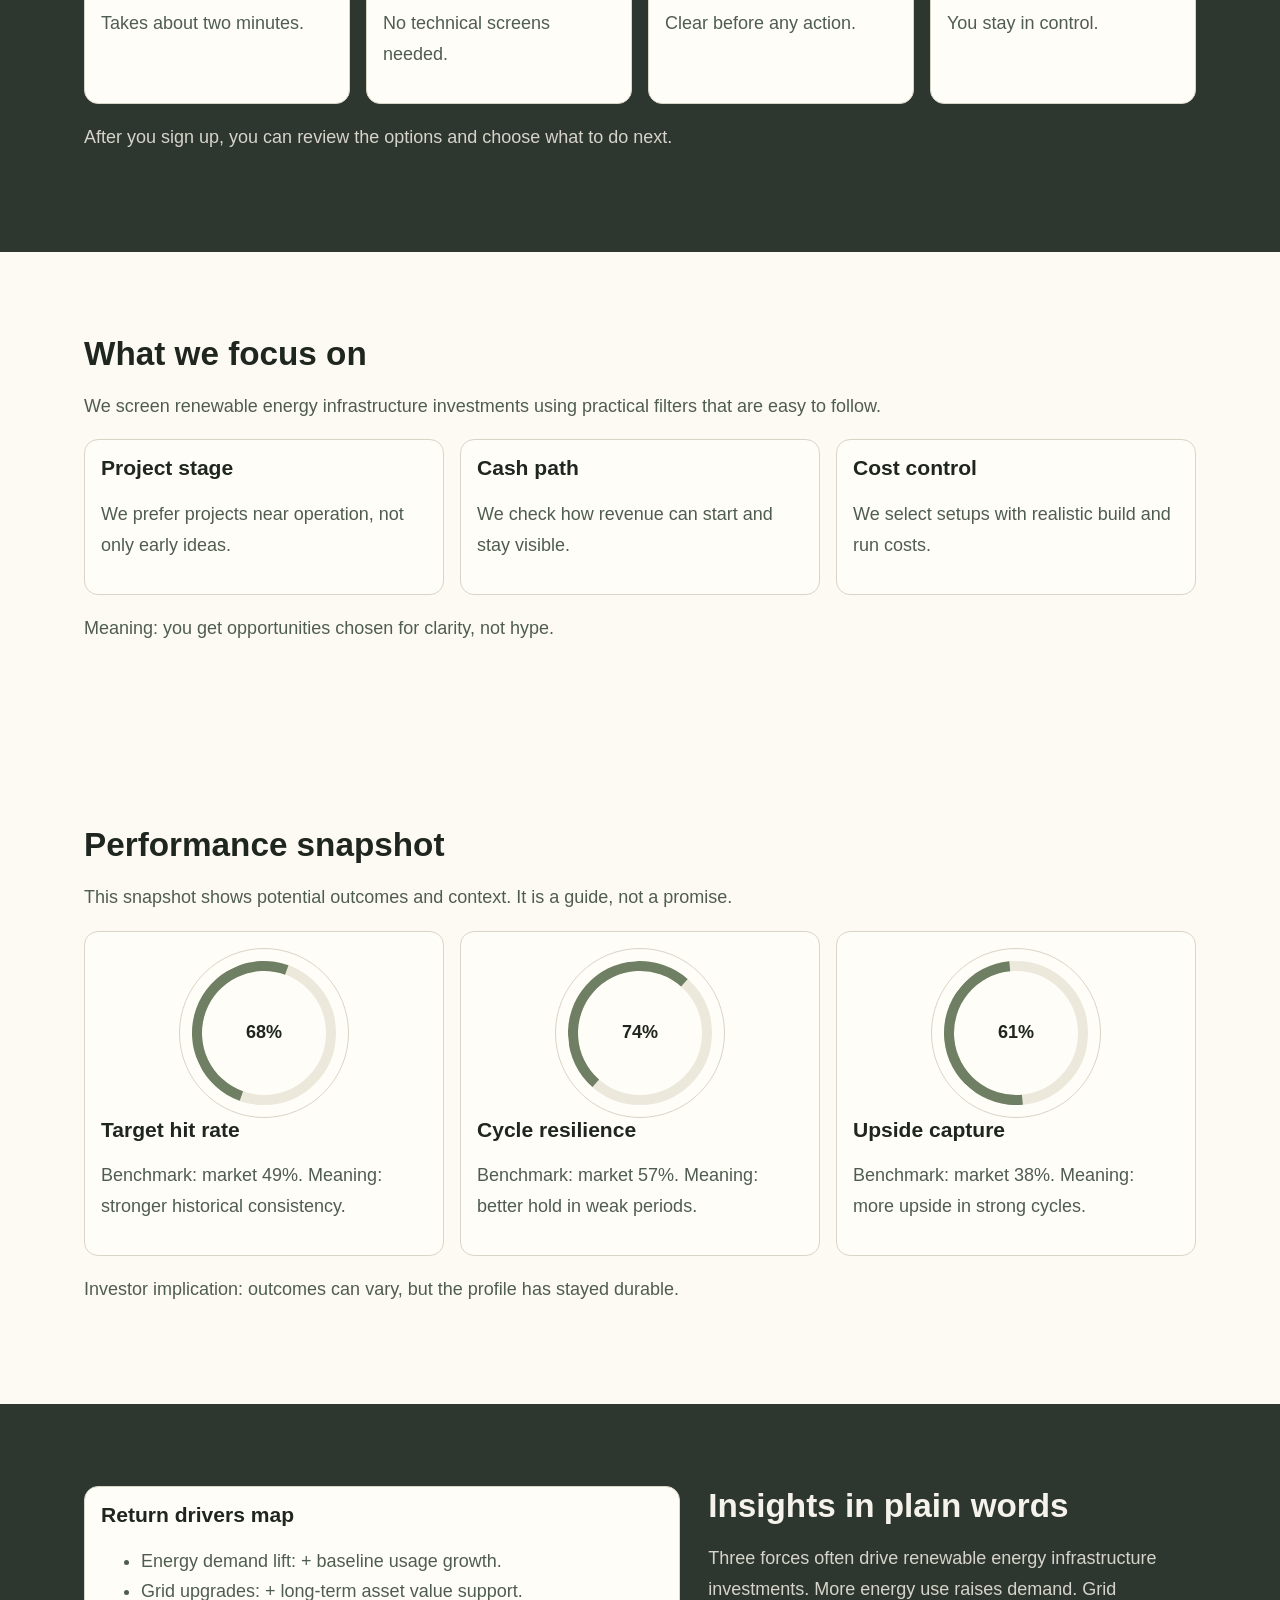
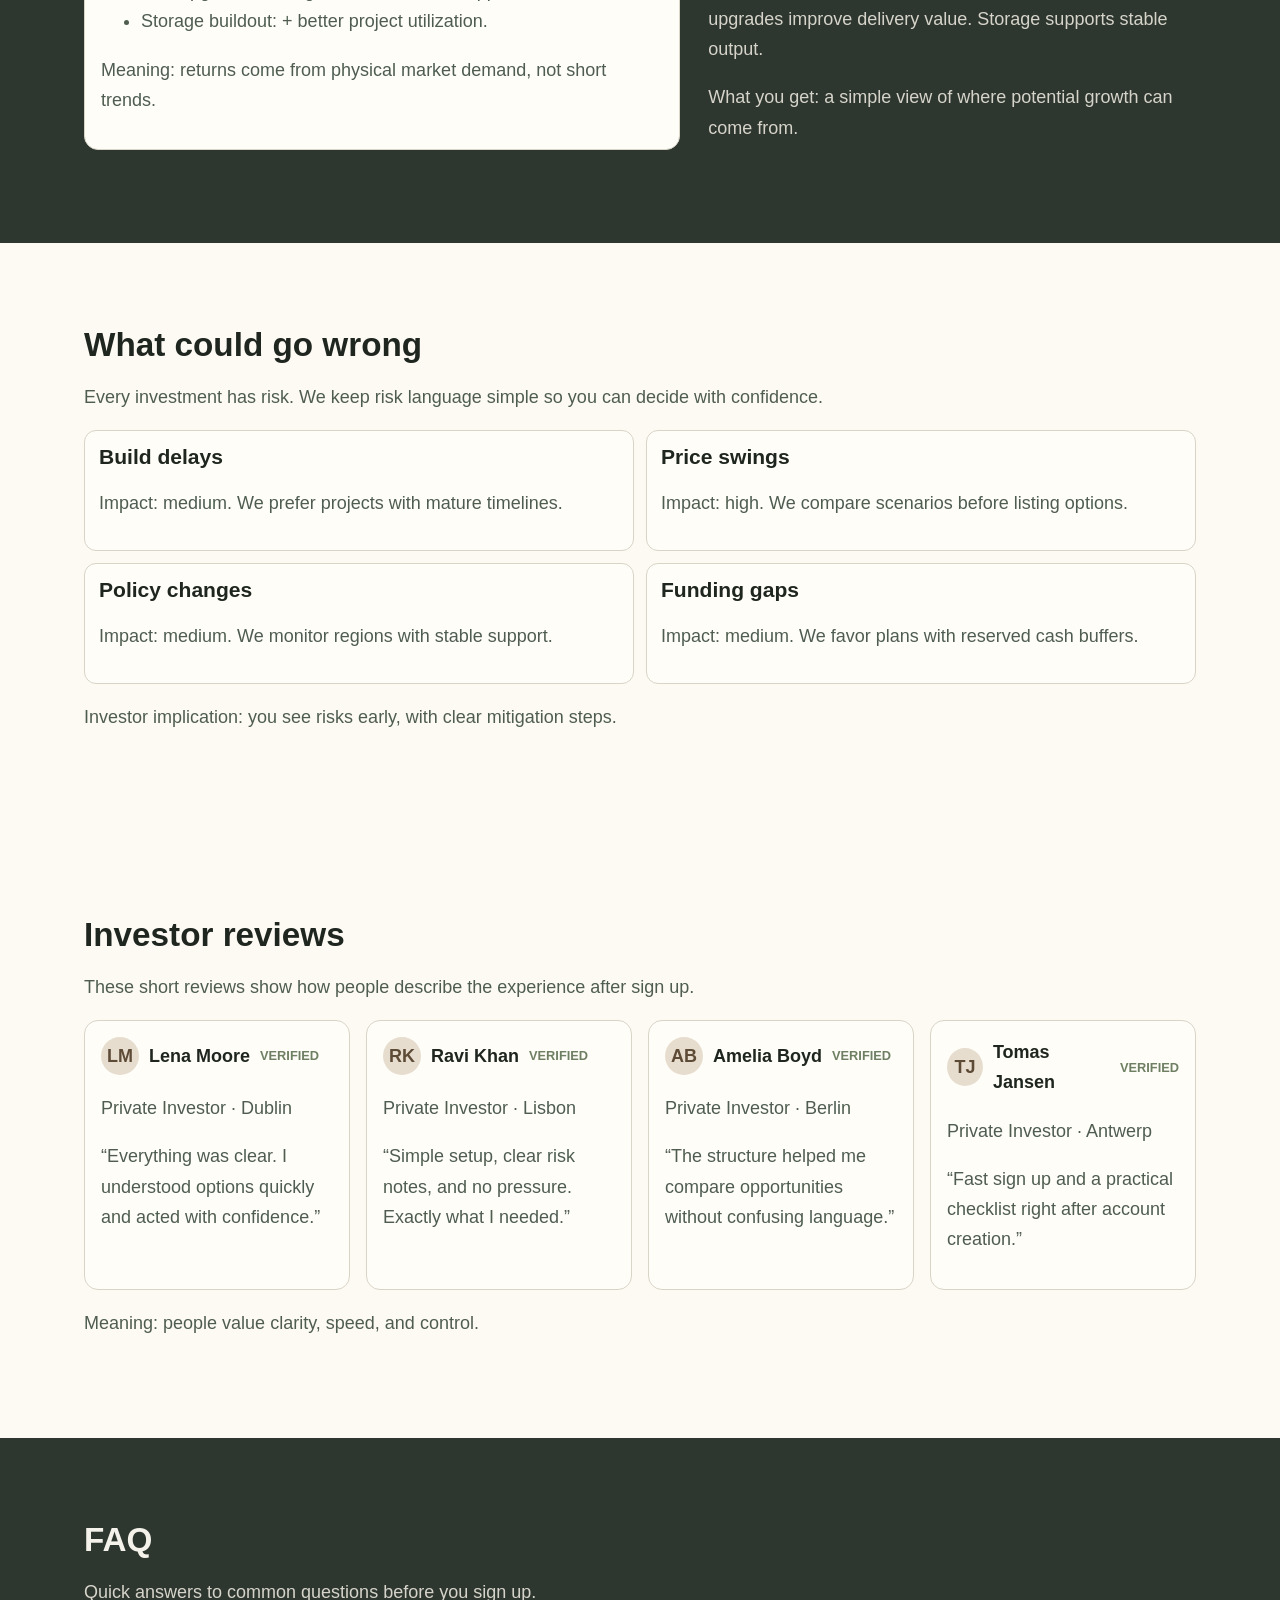
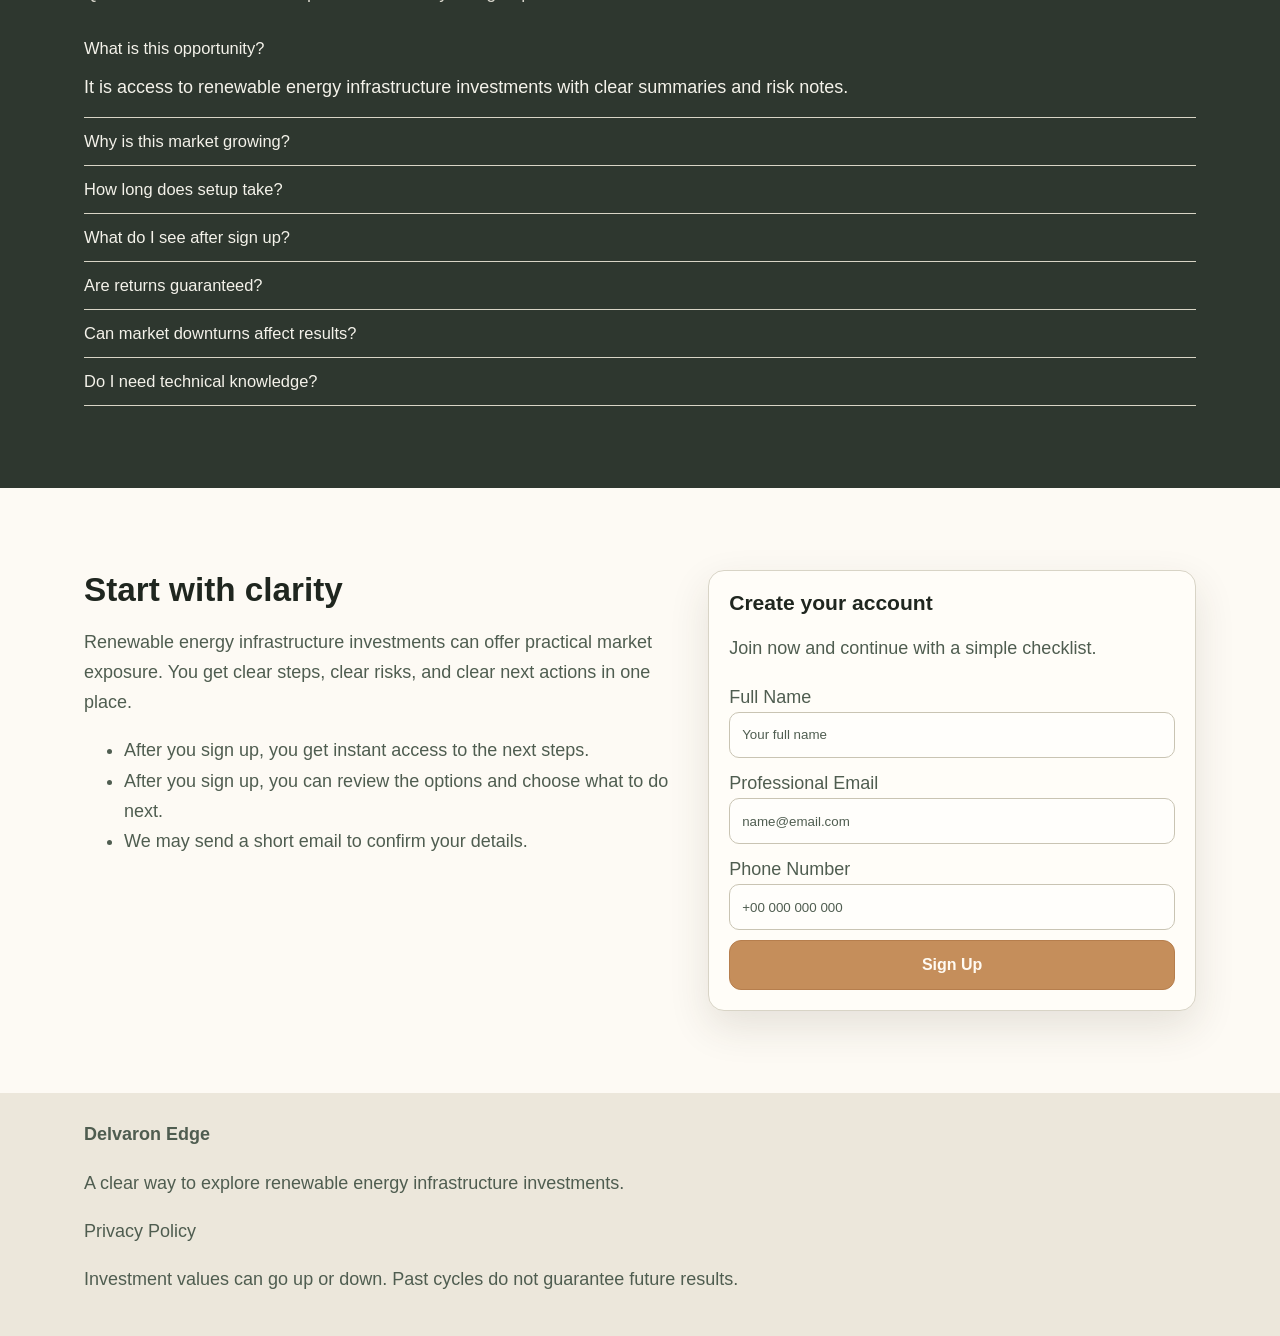
<file: jp/index.html>
<!doctype html>
<html lang="en">
<head>
  <meta charset="UTF-8" />
  <meta name="viewport" content="width=device-width, initial-scale=1.0" />
  <title>Renewable Energy Infrastructure Clarity for Investors | Delvaron Edge</title>
  <meta name="description" content="Delvaron Edge explains renewable energy infrastructure investments in plain English, with simple steps, clear risks, and a direct sign up path." />
  <link rel="canonical" href="https://delvaronedge.com/jp/index.html" />
  <link rel="alternate" hreflang="en" href="https://delvaronedge.com/../index.html" />
<link rel="alternate" hreflang="de" href="https://delvaronedge.com/../de/index.html" />
<link rel="alternate" hreflang="fr" href="https://delvaronedge.com/../fr/index.html" />
<link rel="alternate" hreflang="es" href="https://delvaronedge.com/../es/index.html" />
<link rel="alternate" hreflang="it" href="https://delvaronedge.com/../it/index.html" />
<link rel="alternate" hreflang="tr" href="https://delvaronedge.com/../tr/index.html" />
<link rel="alternate" hreflang="pt" href="https://delvaronedge.com/../pt/index.html" />
<link rel="alternate" hreflang="ja" href="https://delvaronedge.com/../jp/index.html" />
<link rel="alternate" hreflang="sk" href="https://delvaronedge.com/../sk/index.html" />
<link rel="alternate" hreflang="nl-BE" href="https://delvaronedge.com/../be/index.html" />
  <meta property="og:title" content="Renewable Energy Infrastructure Clarity for Investors | Delvaron Edge" />
  <meta property="og:description" content="Delvaron Edge explains renewable energy infrastructure investments in plain English, with simple steps, clear risks, and a direct sign up path." />
  <meta property="og:type" content="website" />
  <meta property="og:url" content="https://delvaronedge.com/jp/index.html" />
  <meta name="twitter:card" content="summary_large_image" />
  <meta name="twitter:title" content="Renewable Energy Infrastructure Clarity for Investors | Delvaron Edge" />
  <meta name="twitter:description" content="Delvaron Edge explains renewable energy infrastructure investments in plain English, with simple steps, clear risks, and a direct sign up path." />
  <link rel="stylesheet" href="../assets/style.css" />
</head>
<body>
<header>
  <div class="container header-row">
    <a class="brand" href="#top">Delvaron Edge</a>
    <nav class="main-nav" aria-label="Primary">
      <a href="#market">Why Market</a><a href="#model">How It Works</a><a href="#metrics">Performance</a><a href="#faq">FAQ</a>
    </nav>
    <div class="header-right">
      <div class="lang-wrap">
        <button class="lang-pill" data-lang-toggle aria-label="Open language menu">日本語</button>
        <div class="lang-menu" role="menu"><a href="../index.html"><svg class='flag' viewBox='0 0 18 12' aria-hidden='true'><rect width='18' height='12' fill='#f1ece0'/><text x='9' y='8.5' text-anchor='middle' font-size='5' fill='#3a453b' font-family='Arial'>GB</text></svg><span>English</span></a>
<a href="../de/index.html"><svg class='flag' viewBox='0 0 18 12' aria-hidden='true'><rect width='18' height='12' fill='#f1ece0'/><text x='9' y='8.5' text-anchor='middle' font-size='5' fill='#3a453b' font-family='Arial'>DE</text></svg><span>Deutsch</span></a>
<a href="../fr/index.html"><svg class='flag' viewBox='0 0 18 12' aria-hidden='true'><rect width='18' height='12' fill='#f1ece0'/><text x='9' y='8.5' text-anchor='middle' font-size='5' fill='#3a453b' font-family='Arial'>FR</text></svg><span>Français</span></a>
<a href="../es/index.html"><svg class='flag' viewBox='0 0 18 12' aria-hidden='true'><rect width='18' height='12' fill='#f1ece0'/><text x='9' y='8.5' text-anchor='middle' font-size='5' fill='#3a453b' font-family='Arial'>ES</text></svg><span>Español</span></a>
<a href="../it/index.html"><svg class='flag' viewBox='0 0 18 12' aria-hidden='true'><rect width='18' height='12' fill='#f1ece0'/><text x='9' y='8.5' text-anchor='middle' font-size='5' fill='#3a453b' font-family='Arial'>IT</text></svg><span>Italiano</span></a>
<a href="../tr/index.html"><svg class='flag' viewBox='0 0 18 12' aria-hidden='true'><rect width='18' height='12' fill='#f1ece0'/><text x='9' y='8.5' text-anchor='middle' font-size='5' fill='#3a453b' font-family='Arial'>TR</text></svg><span>Türkçe</span></a>
<a href="../pt/index.html"><svg class='flag' viewBox='0 0 18 12' aria-hidden='true'><rect width='18' height='12' fill='#f1ece0'/><text x='9' y='8.5' text-anchor='middle' font-size='5' fill='#3a453b' font-family='Arial'>PT</text></svg><span>Português</span></a>
<a href="../jp/index.html"><svg class='flag' viewBox='0 0 18 12' aria-hidden='true'><rect width='18' height='12' fill='#f1ece0'/><text x='9' y='8.5' text-anchor='middle' font-size='5' fill='#3a453b' font-family='Arial'>JP</text></svg><span>日本語</span></a>
<a href="../sk/index.html"><svg class='flag' viewBox='0 0 18 12' aria-hidden='true'><rect width='18' height='12' fill='#f1ece0'/><text x='9' y='8.5' text-anchor='middle' font-size='5' fill='#3a453b' font-family='Arial'>SK</text></svg><span>Slovak</span></a>
<a href="../be/index.html"><svg class='flag' viewBox='0 0 18 12' aria-hidden='true'><rect width='18' height='12' fill='#f1ece0'/><text x='9' y='8.5' text-anchor='middle' font-size='5' fill='#3a453b' font-family='Arial'>BE</text></svg><span>Nederlands (BE)</span></a></div>
      </div>
      <a class="btn" href="#signup-end">Sign Up</a>
    </div>
    <button class="lang-pill mobile-menu-btn" data-open-drawer aria-label="Open menu">Menu</button>
  </div>
</header>

<div class="drawer" data-drawer>
  <div class="drawer-backdrop"></div>
  <div class="drawer-panel" role="dialog" aria-modal="true" aria-label="Mobile menu">
    <button class="lang-pill" data-close-drawer>Close</button>
    <div class="drawer-links">
      <a href="#market">Why Market</a><a href="#model">How It Works</a><a href="#metrics">Performance</a><a href="#faq">FAQ</a>
    </div>
    <div class="lang-wrap">
      <button class="lang-pill" data-lang-toggle>日本語</button>
      <div class="lang-menu"><a href="../index.html"><svg class='flag' viewBox='0 0 18 12' aria-hidden='true'><rect width='18' height='12' fill='#f1ece0'/><text x='9' y='8.5' text-anchor='middle' font-size='5' fill='#3a453b' font-family='Arial'>GB</text></svg><span>English</span></a>
<a href="../de/index.html"><svg class='flag' viewBox='0 0 18 12' aria-hidden='true'><rect width='18' height='12' fill='#f1ece0'/><text x='9' y='8.5' text-anchor='middle' font-size='5' fill='#3a453b' font-family='Arial'>DE</text></svg><span>Deutsch</span></a>
<a href="../fr/index.html"><svg class='flag' viewBox='0 0 18 12' aria-hidden='true'><rect width='18' height='12' fill='#f1ece0'/><text x='9' y='8.5' text-anchor='middle' font-size='5' fill='#3a453b' font-family='Arial'>FR</text></svg><span>Français</span></a>
<a href="../es/index.html"><svg class='flag' viewBox='0 0 18 12' aria-hidden='true'><rect width='18' height='12' fill='#f1ece0'/><text x='9' y='8.5' text-anchor='middle' font-size='5' fill='#3a453b' font-family='Arial'>ES</text></svg><span>Español</span></a>
<a href="../it/index.html"><svg class='flag' viewBox='0 0 18 12' aria-hidden='true'><rect width='18' height='12' fill='#f1ece0'/><text x='9' y='8.5' text-anchor='middle' font-size='5' fill='#3a453b' font-family='Arial'>IT</text></svg><span>Italiano</span></a>
<a href="../tr/index.html"><svg class='flag' viewBox='0 0 18 12' aria-hidden='true'><rect width='18' height='12' fill='#f1ece0'/><text x='9' y='8.5' text-anchor='middle' font-size='5' fill='#3a453b' font-family='Arial'>TR</text></svg><span>Türkçe</span></a>
<a href="../pt/index.html"><svg class='flag' viewBox='0 0 18 12' aria-hidden='true'><rect width='18' height='12' fill='#f1ece0'/><text x='9' y='8.5' text-anchor='middle' font-size='5' fill='#3a453b' font-family='Arial'>PT</text></svg><span>Português</span></a>
<a href="../jp/index.html"><svg class='flag' viewBox='0 0 18 12' aria-hidden='true'><rect width='18' height='12' fill='#f1ece0'/><text x='9' y='8.5' text-anchor='middle' font-size='5' fill='#3a453b' font-family='Arial'>JP</text></svg><span>日本語</span></a>
<a href="../sk/index.html"><svg class='flag' viewBox='0 0 18 12' aria-hidden='true'><rect width='18' height='12' fill='#f1ece0'/><text x='9' y='8.5' text-anchor='middle' font-size='5' fill='#3a453b' font-family='Arial'>SK</text></svg><span>Slovak</span></a>
<a href="../be/index.html"><svg class='flag' viewBox='0 0 18 12' aria-hidden='true'><rect width='18' height='12' fill='#f1ece0'/><text x='9' y='8.5' text-anchor='middle' font-size='5' fill='#3a453b' font-family='Arial'>BE</text></svg><span>Nederlands (BE)</span></a></div>
    </div>
    <p></p><a class="btn" href="#signup-end">Sign Up</a>
  </div>
</div>

<main id="top">
  <section class="section light">
    <div class="container hero-grid reveal">
      <div class="hero-copy">
        <h1>Renewable Energy Infrastructure Investments Made Clear</h1>
        <p>This is a simple way to invest in renewable energy infrastructure investments. Demand is rising as power grids expand. You get a guided path, clear options, and direct visibility. After you sign up, you get instant access to the next steps.</p>
        <div class="performance-panel" aria-label="Performance range panel">
          <h3>Typical outcome range</h3>
          <div class="metric-split">
            <div class="metric-item"><div class="metric-number">8–15%</div><div class="metric-label">Monthly range</div></div>
            <div class="metric-item"><div class="metric-number">80–200%</div><div class="metric-label">Annual range</div></div>
          </div>
          <div class="disclaimer">Returns depend on market conditions. Not guaranteed.</div>
        </div>
      </div>
      <form class="form-card" id="signup-start">
        <h3 class="form-title">Create your access</h3>
        <p class="form-sub">Start in minutes with clear setup steps and no calls.</p>
        <div class="form-grid">
          <label>Full Name<input type="text" name="name" placeholder="Your full name" required /></label>
          <label>Professional Email<input type="email" name="email" placeholder="name@email.com" required /></label>
          <label>Phone Number<input type="tel" name="phone" placeholder="+00 000 000 000" required /></label>
          <button class="btn" type="submit">Sign Up</button>
        </div>
        <small>We may send a short email to confirm your details.</small>
      </form>
    </div>
  </section>

  <section class="section light" id="market">
    <div class="container two-col reveal">
      <div>
        <h2>Why this market now</h2>
        <p>Renewable energy infrastructure investments matter now because energy demand is growing fast. Governments and businesses need more clean power capacity.</p>
        <ul>
          <li>New projects expand grids and storage for daily use.</li>
          <li>Long build pipelines can support steady value growth.</li>
          <li>Energy transition spending is moving from plans to assets.</li>
        </ul>
        <p>What it means: this market can offer broad, real-economy exposure.</p>
      </div>
      <div class="card bar-compare">
        <h3>Growth comparison</h3>
        <div class="row"><small>Renewable assets</small><div class="bar"><span class="us" style="width:72%"></span></div></div>
        <div class="row"><small>Traditional assets</small><div class="bar"><span class="market" style="width:41%"></span></div></div>
        <p>Benchmark: last cycle average. Meaning: sector growth has stayed stronger.</p>
      </div>
    </div>
  </section>

  <section class="section dark" id="model">
    <div class="container reveal">
      <h2>How it works</h2>
      <p>Here is the simple journey from sign up to decision. Each step is clear and fast.</p>
      <div class="cards-4">
        <article class="card"><h3>Sign Up</h3><p>Create your account with three quick details.</p><p class="muted">Takes about two minutes.</p></article>
        <article class="card"><h3>See options</h3><p>Review opportunities with plain language summaries.</p><p class="muted">No technical screens needed.</p></article>
        <article class="card"><h3>Check risks</h3><p>Read downside scenarios and simple safety controls.</p><p class="muted">Clear before any action.</p></article>
        <article class="card"><h3>Choose next</h3><p>Pick the path that fits your plan.</p><p class="muted">You stay in control.</p></article>
      </div>
      <p>After you sign up, you can review the options and choose what to do next.</p>
    </div>
  </section>

  <section class="section light" id="focus">
    <div class="container reveal">
      <h2>What we focus on</h2>
      <p>We screen renewable energy infrastructure investments using practical filters that are easy to follow.</p>
      <div class="cards-3">
        <article class="card"><h3>Project stage</h3><p>We prefer projects near operation, not only early ideas.</p></article>
        <article class="card"><h3>Cash path</h3><p>We check how revenue can start and stay visible.</p></article>
        <article class="card"><h3>Cost control</h3><p>We select setups with realistic build and run costs.</p></article>
      </div>
      <p>Meaning: you get opportunities chosen for clarity, not hype.</p>
    </div>
  </section>

  <section class="section light" id="metrics">
    <div class="container reveal">
      <h2>Performance snapshot</h2>
      <p>This snapshot shows potential outcomes and context. It is a guide, not a promise.</p>
      <div class="rings">
        <article class="card"><div class="ring" style="--val:68"><strong>68%</strong></div><h3>Target hit rate</h3><p>Benchmark: market 49%. Meaning: stronger historical consistency.</p></article>
        <article class="card"><div class="ring" style="--val:74"><strong>74%</strong></div><h3>Cycle resilience</h3><p>Benchmark: market 57%. Meaning: better hold in weak periods.</p></article>
        <article class="card"><div class="ring" style="--val:61"><strong>61%</strong></div><h3>Upside capture</h3><p>Benchmark: market 38%. Meaning: more upside in strong cycles.</p></article>
      </div>
      <p>Investor implication: outcomes can vary, but the profile has stayed durable.</p>
    </div>
  </section>

  <section class="section dark" id="insights">
    <div class="container two-col reveal">
      <div class="card">
        <h3>Return drivers map</h3>
        <ul>
          <li>Energy demand lift: + baseline usage growth.</li>
          <li>Grid upgrades: + long-term asset value support.</li>
          <li>Storage buildout: + better project utilization.</li>
        </ul>
        <p>Meaning: returns come from physical market demand, not short trends.</p>
      </div>
      <div>
        <h2>Insights in plain words</h2>
        <p>Three forces often drive renewable energy infrastructure investments. More energy use raises demand. Grid upgrades improve delivery value. Storage supports stable output.</p>
        <p>What you get: a simple view of where potential growth can come from.</p>
      </div>
    </div>
  </section>

  <section class="section light" id="risk">
    <div class="container reveal">
      <h2>What could go wrong</h2>
      <p>Every investment has risk. We keep risk language simple so you can decide with confidence.</p>
      <div class="matrix">
        <div class="cell"><h3>Build delays</h3><p>Impact: medium. We prefer projects with mature timelines.</p></div>
        <div class="cell"><h3>Price swings</h3><p>Impact: high. We compare scenarios before listing options.</p></div>
        <div class="cell"><h3>Policy changes</h3><p>Impact: medium. We monitor regions with stable support.</p></div>
        <div class="cell"><h3>Funding gaps</h3><p>Impact: medium. We favor plans with reserved cash buffers.</p></div>
      </div>
      <p>Investor implication: you see risks early, with clear mitigation steps.</p>
    </div>
  </section>

  <section class="section light" id="reviews">
    <div class="container reveal">
      <h2>Investor reviews</h2>
      <p>These short reviews show how people describe the experience after sign up.</p>
      <div class="cards-4">
        <article class="card"><div class="review-head"><div class="avatar">LM</div><strong>Lena Moore</strong><span class="verified">VERIFIED</span></div><p>Private Investor · Dublin</p><p>“Everything was clear. I understood options quickly and acted with confidence.”</p></article>
        <article class="card"><div class="review-head"><div class="avatar">RK</div><strong>Ravi Khan</strong><span class="verified">VERIFIED</span></div><p>Private Investor · Lisbon</p><p>“Simple setup, clear risk notes, and no pressure. Exactly what I needed.”</p></article>
        <article class="card"><div class="review-head"><div class="avatar">AB</div><strong>Amelia Boyd</strong><span class="verified">VERIFIED</span></div><p>Private Investor · Berlin</p><p>“The structure helped me compare opportunities without confusing language.”</p></article>
        <article class="card"><div class="review-head"><div class="avatar">TJ</div><strong>Tomas Jansen</strong><span class="verified">VERIFIED</span></div><p>Private Investor · Antwerp</p><p>“Fast sign up and a practical checklist right after account creation.”</p></article>
      </div>
      <p>Meaning: people value clarity, speed, and control.</p>
    </div>
  </section>

  <section class="section dark" id="faq">
    <div class="container reveal">
      <h2>FAQ</h2>
      <p>Quick answers to common questions before you sign up.</p>
      <div class="faq-item open"><button class="faq-q">What is this opportunity?</button><div class="faq-answer">It is access to renewable energy infrastructure investments with clear summaries and risk notes.</div></div>
      <div class="faq-item"><button class="faq-q">Why is this market growing?</button><div class="faq-answer">Power demand and grid upgrades are increasing, which can support asset value.</div></div>
      <div class="faq-item"><button class="faq-q">How long does setup take?</button><div class="faq-answer">Most people complete sign up in a few minutes.</div></div>
      <div class="faq-item"><button class="faq-q">What do I see after sign up?</button><div class="faq-answer">After you sign up, you will see a clear setup checklist.</div></div>
      <div class="faq-item"><button class="faq-q">Are returns guaranteed?</button><div class="faq-answer">No. Returns depend on market conditions and project outcomes.</div></div>
      <div class="faq-item"><button class="faq-q">Can market downturns affect results?</button><div class="faq-answer">Yes. Weak market cycles can lower performance for periods of time.</div></div>
      <div class="faq-item"><button class="faq-q">Do I need technical knowledge?</button><div class="faq-answer">No. Explanations are written in clear, simple language.</div></div>
    </div>
  </section>

  <section class="section light" id="signup-end">
    <div class="container two-col reveal">
      <div>
        <h2>Start with clarity</h2>
        <p>Renewable energy infrastructure investments can offer practical market exposure. You get clear steps, clear risks, and clear next actions in one place.</p>
        <ul>
          <li>After you sign up, you get instant access to the next steps.</li>
          <li>After you sign up, you can review the options and choose what to do next.</li>
          <li>We may send a short email to confirm your details.</li>
        </ul>
      </div>
      <form class="form-card">
        <h3>Create your account</h3>
        <p>Join now and continue with a simple checklist.</p>
        <div class="form-grid">
          <label>Full Name<input type="text" required placeholder="Your full name" /></label>
          <label>Professional Email<input type="email" required placeholder="name@email.com" /></label>
          <label>Phone Number<input type="tel" required placeholder="+00 000 000 000" /></label>
          <button class="btn" type="submit">Sign Up</button>
        </div>
      </form>
    </div>
  </section>
</main>

<footer>
  <div class="container">
    <strong>Delvaron Edge</strong>
    <p>A clear way to explore renewable energy infrastructure investments.</p>
    <p><a href="#" data-open-privacy>Privacy Policy</a></p>
    <small>Investment values can go up or down. Past cycles do not guarantee future results.</small>
  </div>
</footer>

<div class="modal" id="privacy-modal" aria-hidden="true">
  <div class="modal-panel" role="dialog" aria-modal="true" aria-label="Privacy Policy">
    <button class="modal-close-x" data-close-privacy aria-label="Close policy">✕</button>
    <h2>Privacy Policy</h2>
    <p><strong>Introduction:</strong> We explain what data we collect and why.</p>
    <p><strong>Data collection:</strong> We collect name, email, and phone from the form.</p>
    <p><strong>Legal basis:</strong> We process data to provide account setup and service access.</p>
    <p><strong>Cookies:</strong> We use basic cookies for site function and experience.</p>
    <p><strong>Retention:</strong> We keep data only as long as needed for service delivery.</p>
    <p><strong>Third-party sharing:</strong> We share limited data with secure service providers only.</p>
    <p><strong>Security:</strong> We use technical and process safeguards to protect information.</p>
    <p><strong>User rights:</strong> You can request access, correction, or deletion of your data.</p>
    <p><strong>International transfers:</strong> Data may be processed in other regions with safeguards.</p>
    <p><strong>Industry risk disclosure:</strong> All investments involve risk, and outcomes are not guaranteed.</p>
    <p><strong>Contact:</strong> privacy@delvaronedge.com</p>
    <div class="modal-footer"><button class="lang-pill" data-close-privacy>Close</button></div>
  </div>
</div>

<script type="application/ld+json">
{"@context":"https://schema.org","@graph":[{"@type":"Organization","name":"Delvaron Edge","url":"https://delvaronedge.com"},{"@type":"WebSite","name":"Delvaron Edge","url":"https://delvaronedge.com"},{"@type":"FAQPage","mainEntity":[{"@type":"Question","name":"What is this opportunity?","acceptedAnswer":{"@type":"Answer","text":"Access to renewable energy infrastructure investments with simple guidance."}},{"@type":"Question","name":"Are returns guaranteed?","acceptedAnswer":{"@type":"Answer","text":"No, returns depend on market conditions."}}]},{"@type":"Review","author":{"@type":"Person","name":"Lena Moore"},"reviewBody":"Everything was clear and easy to follow.","reviewRating":{"@type":"Rating","ratingValue":"5","bestRating":"5"}}]}
</script>
<script defer src="../assets/app.js"></script>
</body>
</html>
</file>
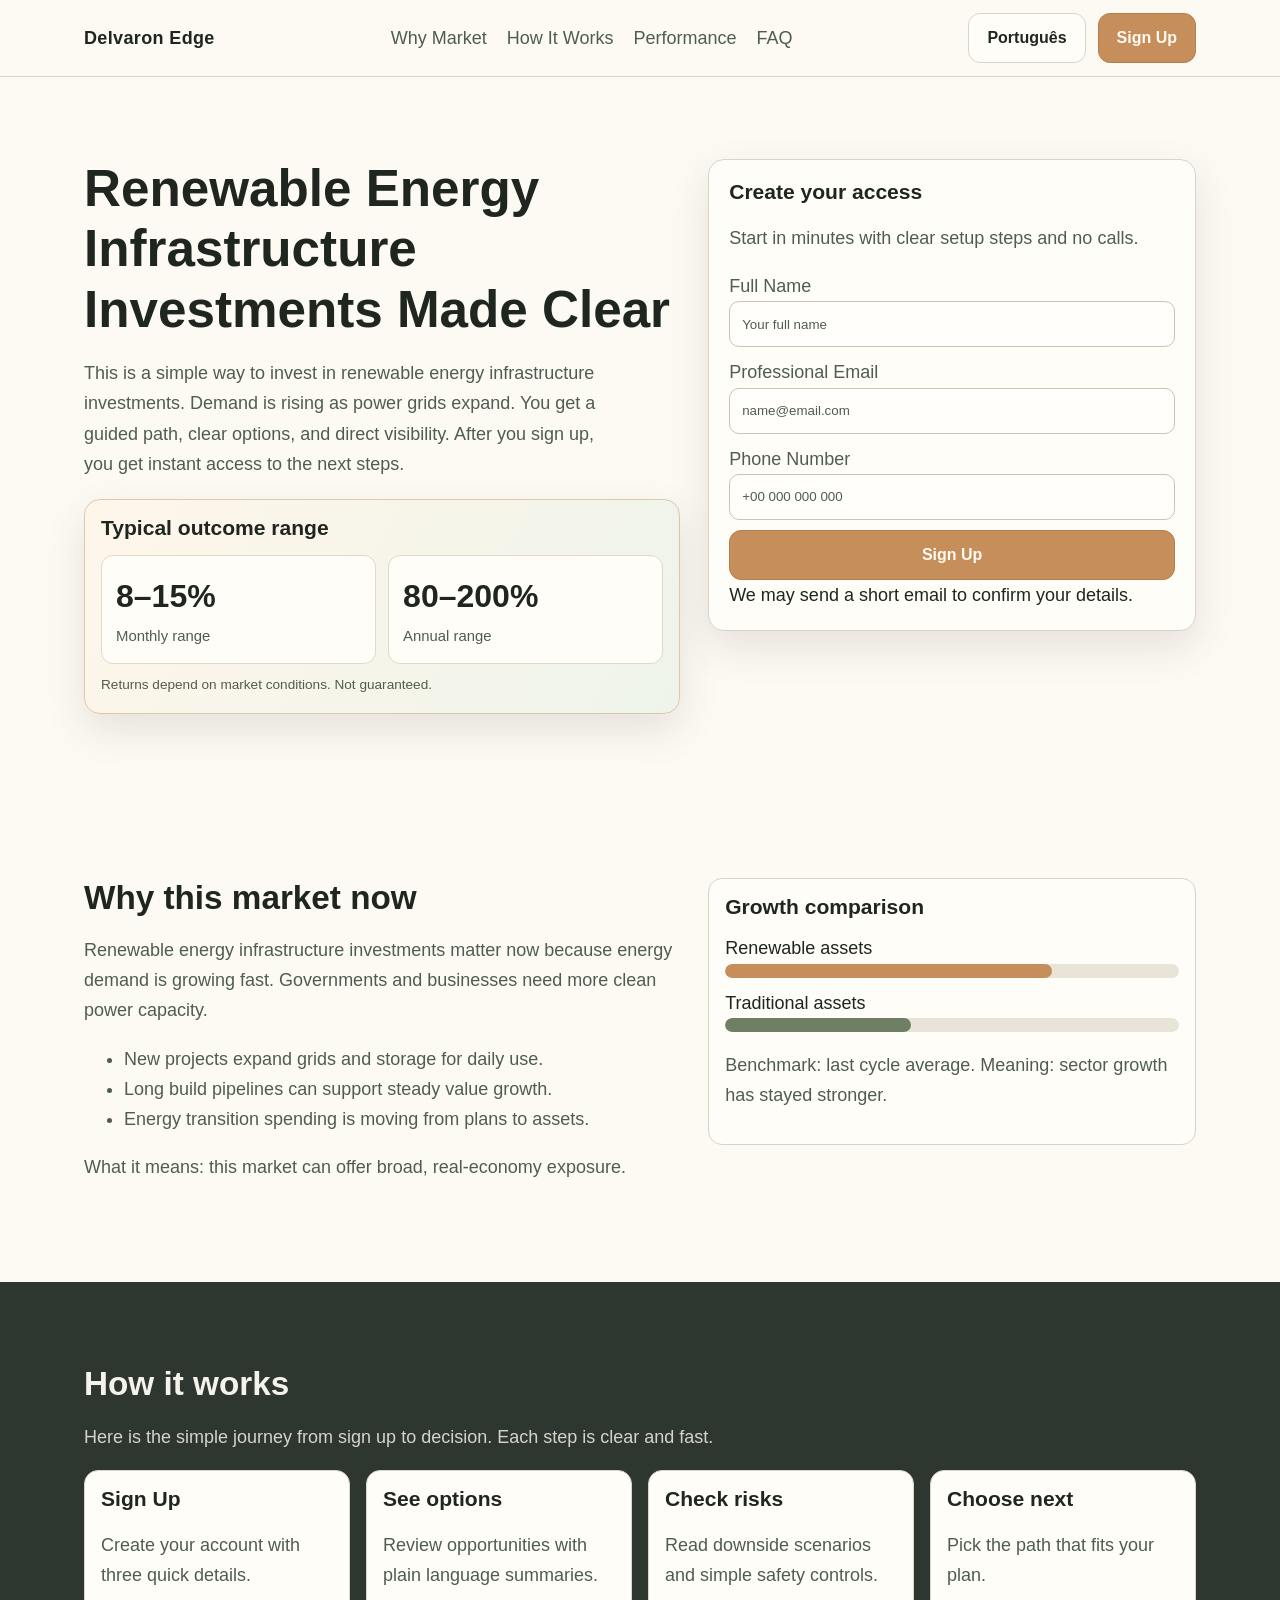
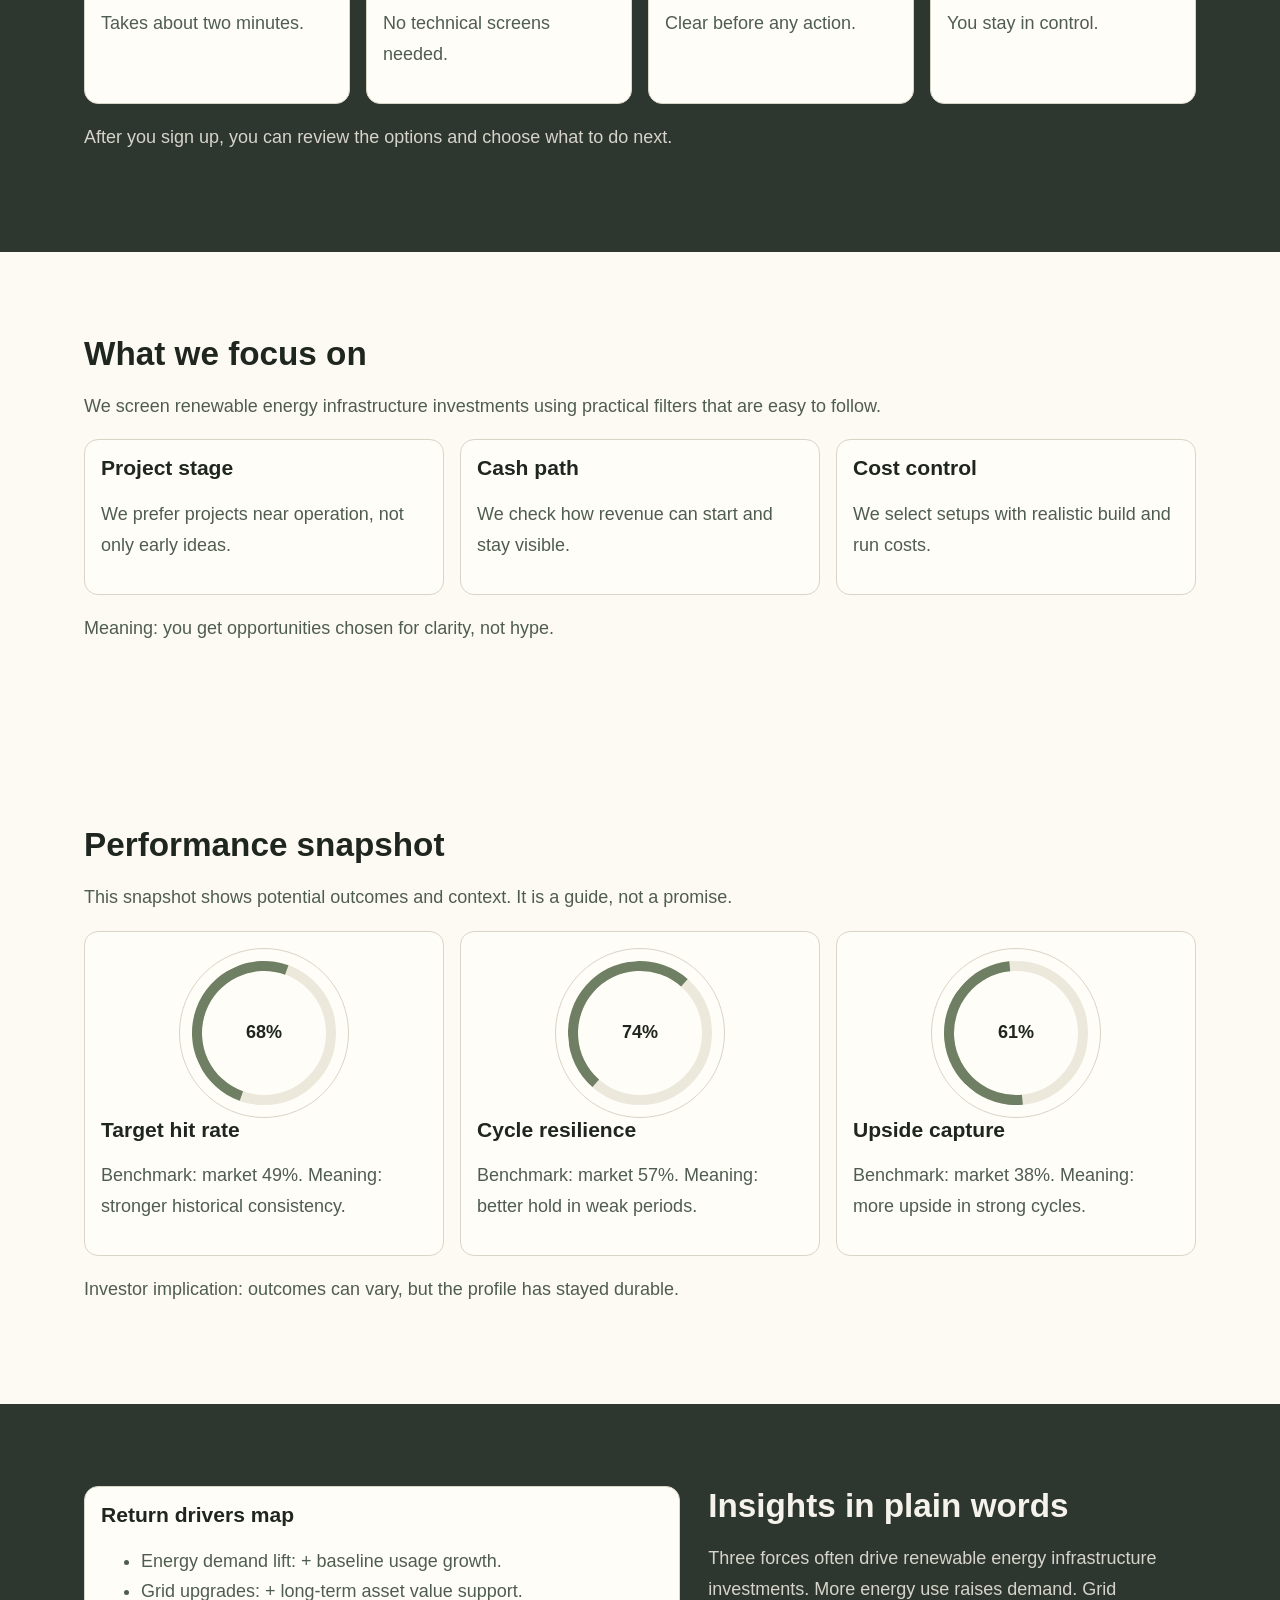
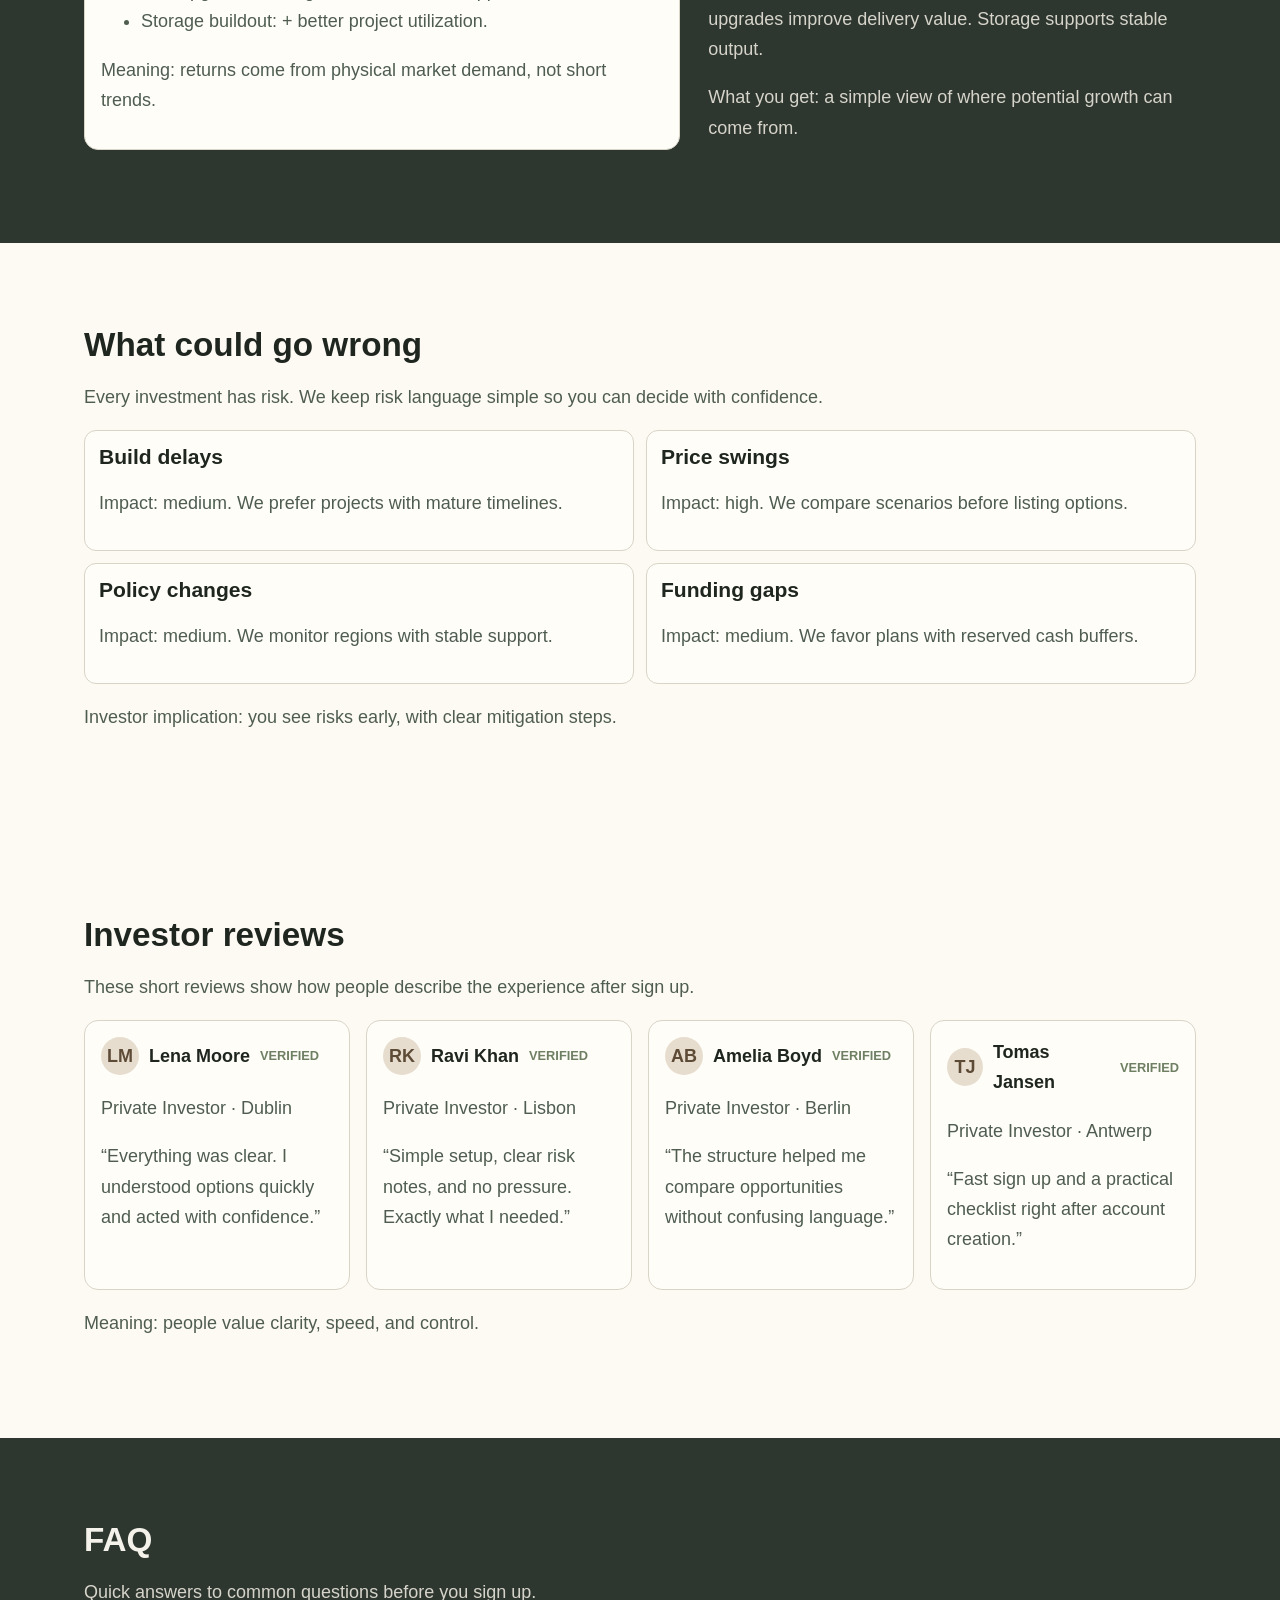
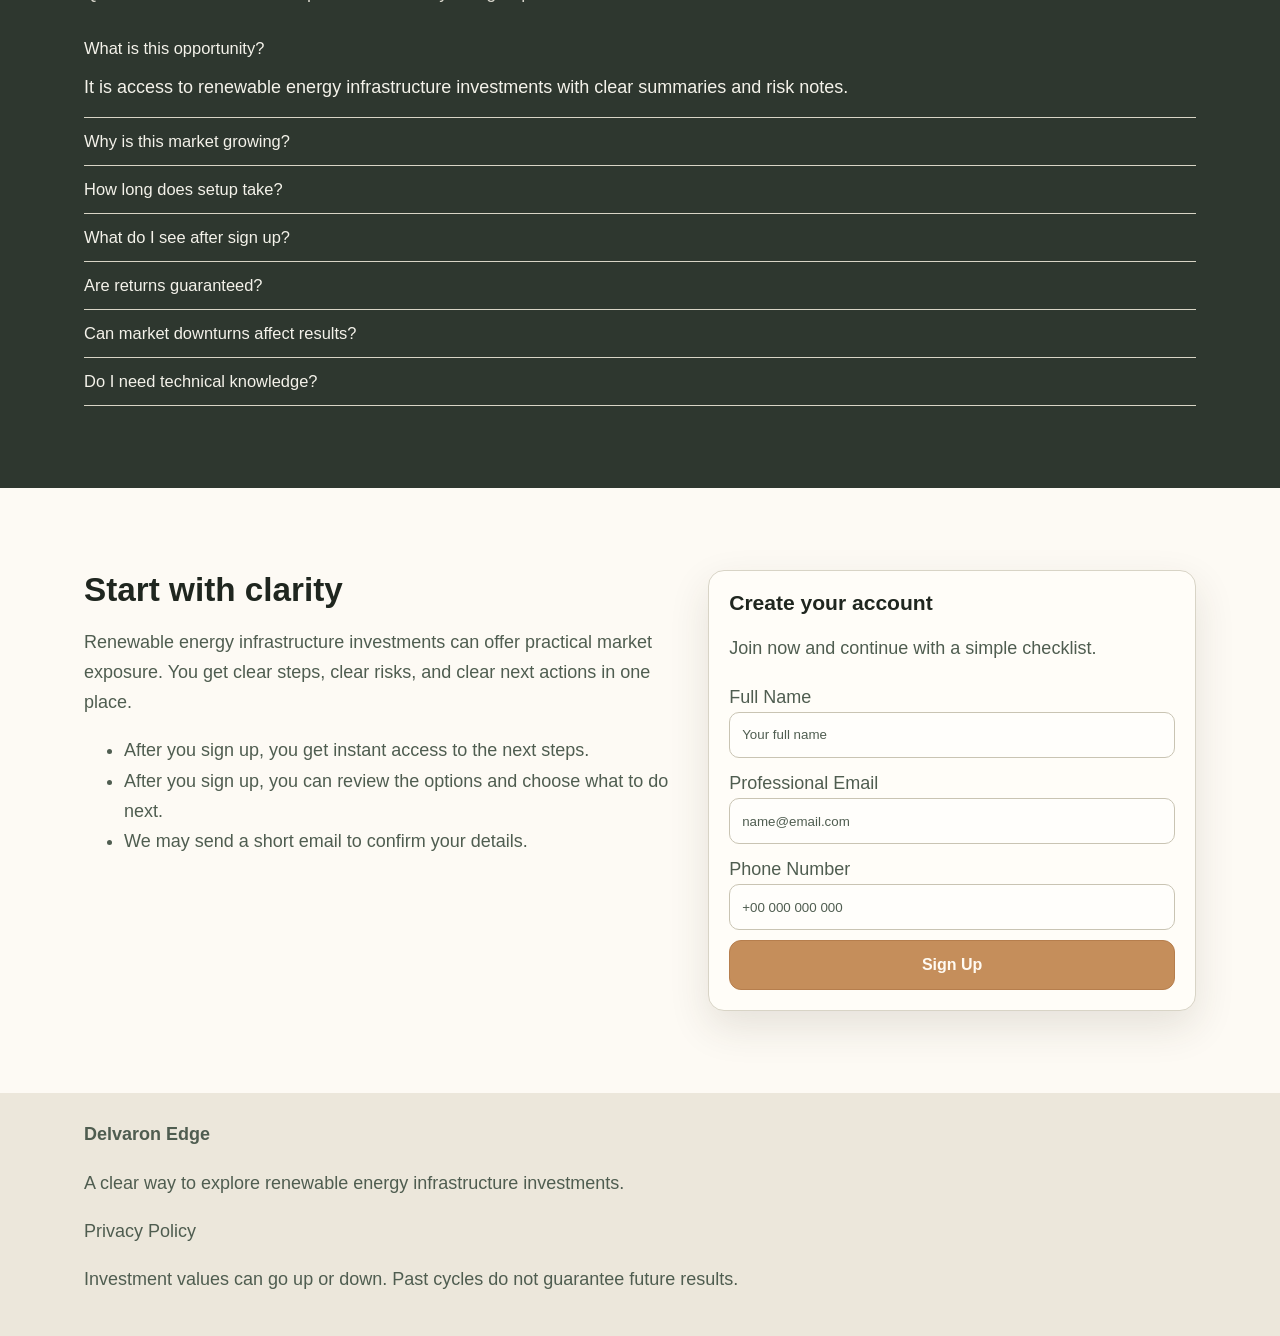
<file: pt/index.html>
<!doctype html>
<html lang="en">
<head>
  <meta charset="UTF-8" />
  <meta name="viewport" content="width=device-width, initial-scale=1.0" />
  <title>Renewable Energy Infrastructure Market Entry | Delvaron Edge</title>
  <meta name="description" content="Delvaron Edge explains renewable energy infrastructure investments in plain English, with simple steps, clear risks, and a direct sign up path." />
  <link rel="canonical" href="https://delvaronedge.com/pt/index.html" />
  <link rel="alternate" hreflang="en" href="https://delvaronedge.com/../index.html" />
<link rel="alternate" hreflang="de" href="https://delvaronedge.com/../de/index.html" />
<link rel="alternate" hreflang="fr" href="https://delvaronedge.com/../fr/index.html" />
<link rel="alternate" hreflang="es" href="https://delvaronedge.com/../es/index.html" />
<link rel="alternate" hreflang="it" href="https://delvaronedge.com/../it/index.html" />
<link rel="alternate" hreflang="tr" href="https://delvaronedge.com/../tr/index.html" />
<link rel="alternate" hreflang="pt" href="https://delvaronedge.com/../pt/index.html" />
<link rel="alternate" hreflang="ja" href="https://delvaronedge.com/../jp/index.html" />
<link rel="alternate" hreflang="sk" href="https://delvaronedge.com/../sk/index.html" />
<link rel="alternate" hreflang="nl-BE" href="https://delvaronedge.com/../be/index.html" />
  <meta property="og:title" content="Renewable Energy Infrastructure Market Entry | Delvaron Edge" />
  <meta property="og:description" content="Delvaron Edge explains renewable energy infrastructure investments in plain English, with simple steps, clear risks, and a direct sign up path." />
  <meta property="og:type" content="website" />
  <meta property="og:url" content="https://delvaronedge.com/pt/index.html" />
  <meta name="twitter:card" content="summary_large_image" />
  <meta name="twitter:title" content="Renewable Energy Infrastructure Market Entry | Delvaron Edge" />
  <meta name="twitter:description" content="Delvaron Edge explains renewable energy infrastructure investments in plain English, with simple steps, clear risks, and a direct sign up path." />
  <link rel="stylesheet" href="../assets/style.css" />
</head>
<body>
<header>
  <div class="container header-row">
    <a class="brand" href="#top">Delvaron Edge</a>
    <nav class="main-nav" aria-label="Primary">
      <a href="#market">Why Market</a><a href="#model">How It Works</a><a href="#metrics">Performance</a><a href="#faq">FAQ</a>
    </nav>
    <div class="header-right">
      <div class="lang-wrap">
        <button class="lang-pill" data-lang-toggle aria-label="Open language menu">Português</button>
        <div class="lang-menu" role="menu"><a href="../index.html"><svg class='flag' viewBox='0 0 18 12' aria-hidden='true'><rect width='18' height='12' fill='#f1ece0'/><text x='9' y='8.5' text-anchor='middle' font-size='5' fill='#3a453b' font-family='Arial'>GB</text></svg><span>English</span></a>
<a href="../de/index.html"><svg class='flag' viewBox='0 0 18 12' aria-hidden='true'><rect width='18' height='12' fill='#f1ece0'/><text x='9' y='8.5' text-anchor='middle' font-size='5' fill='#3a453b' font-family='Arial'>DE</text></svg><span>Deutsch</span></a>
<a href="../fr/index.html"><svg class='flag' viewBox='0 0 18 12' aria-hidden='true'><rect width='18' height='12' fill='#f1ece0'/><text x='9' y='8.5' text-anchor='middle' font-size='5' fill='#3a453b' font-family='Arial'>FR</text></svg><span>Français</span></a>
<a href="../es/index.html"><svg class='flag' viewBox='0 0 18 12' aria-hidden='true'><rect width='18' height='12' fill='#f1ece0'/><text x='9' y='8.5' text-anchor='middle' font-size='5' fill='#3a453b' font-family='Arial'>ES</text></svg><span>Español</span></a>
<a href="../it/index.html"><svg class='flag' viewBox='0 0 18 12' aria-hidden='true'><rect width='18' height='12' fill='#f1ece0'/><text x='9' y='8.5' text-anchor='middle' font-size='5' fill='#3a453b' font-family='Arial'>IT</text></svg><span>Italiano</span></a>
<a href="../tr/index.html"><svg class='flag' viewBox='0 0 18 12' aria-hidden='true'><rect width='18' height='12' fill='#f1ece0'/><text x='9' y='8.5' text-anchor='middle' font-size='5' fill='#3a453b' font-family='Arial'>TR</text></svg><span>Türkçe</span></a>
<a href="../pt/index.html"><svg class='flag' viewBox='0 0 18 12' aria-hidden='true'><rect width='18' height='12' fill='#f1ece0'/><text x='9' y='8.5' text-anchor='middle' font-size='5' fill='#3a453b' font-family='Arial'>PT</text></svg><span>Português</span></a>
<a href="../jp/index.html"><svg class='flag' viewBox='0 0 18 12' aria-hidden='true'><rect width='18' height='12' fill='#f1ece0'/><text x='9' y='8.5' text-anchor='middle' font-size='5' fill='#3a453b' font-family='Arial'>JP</text></svg><span>日本語</span></a>
<a href="../sk/index.html"><svg class='flag' viewBox='0 0 18 12' aria-hidden='true'><rect width='18' height='12' fill='#f1ece0'/><text x='9' y='8.5' text-anchor='middle' font-size='5' fill='#3a453b' font-family='Arial'>SK</text></svg><span>Slovak</span></a>
<a href="../be/index.html"><svg class='flag' viewBox='0 0 18 12' aria-hidden='true'><rect width='18' height='12' fill='#f1ece0'/><text x='9' y='8.5' text-anchor='middle' font-size='5' fill='#3a453b' font-family='Arial'>BE</text></svg><span>Nederlands (BE)</span></a></div>
      </div>
      <a class="btn" href="#signup-end">Sign Up</a>
    </div>
    <button class="lang-pill mobile-menu-btn" data-open-drawer aria-label="Open menu">Menu</button>
  </div>
</header>

<div class="drawer" data-drawer>
  <div class="drawer-backdrop"></div>
  <div class="drawer-panel" role="dialog" aria-modal="true" aria-label="Mobile menu">
    <button class="lang-pill" data-close-drawer>Close</button>
    <div class="drawer-links">
      <a href="#market">Why Market</a><a href="#model">How It Works</a><a href="#metrics">Performance</a><a href="#faq">FAQ</a>
    </div>
    <div class="lang-wrap">
      <button class="lang-pill" data-lang-toggle>Português</button>
      <div class="lang-menu"><a href="../index.html"><svg class='flag' viewBox='0 0 18 12' aria-hidden='true'><rect width='18' height='12' fill='#f1ece0'/><text x='9' y='8.5' text-anchor='middle' font-size='5' fill='#3a453b' font-family='Arial'>GB</text></svg><span>English</span></a>
<a href="../de/index.html"><svg class='flag' viewBox='0 0 18 12' aria-hidden='true'><rect width='18' height='12' fill='#f1ece0'/><text x='9' y='8.5' text-anchor='middle' font-size='5' fill='#3a453b' font-family='Arial'>DE</text></svg><span>Deutsch</span></a>
<a href="../fr/index.html"><svg class='flag' viewBox='0 0 18 12' aria-hidden='true'><rect width='18' height='12' fill='#f1ece0'/><text x='9' y='8.5' text-anchor='middle' font-size='5' fill='#3a453b' font-family='Arial'>FR</text></svg><span>Français</span></a>
<a href="../es/index.html"><svg class='flag' viewBox='0 0 18 12' aria-hidden='true'><rect width='18' height='12' fill='#f1ece0'/><text x='9' y='8.5' text-anchor='middle' font-size='5' fill='#3a453b' font-family='Arial'>ES</text></svg><span>Español</span></a>
<a href="../it/index.html"><svg class='flag' viewBox='0 0 18 12' aria-hidden='true'><rect width='18' height='12' fill='#f1ece0'/><text x='9' y='8.5' text-anchor='middle' font-size='5' fill='#3a453b' font-family='Arial'>IT</text></svg><span>Italiano</span></a>
<a href="../tr/index.html"><svg class='flag' viewBox='0 0 18 12' aria-hidden='true'><rect width='18' height='12' fill='#f1ece0'/><text x='9' y='8.5' text-anchor='middle' font-size='5' fill='#3a453b' font-family='Arial'>TR</text></svg><span>Türkçe</span></a>
<a href="../pt/index.html"><svg class='flag' viewBox='0 0 18 12' aria-hidden='true'><rect width='18' height='12' fill='#f1ece0'/><text x='9' y='8.5' text-anchor='middle' font-size='5' fill='#3a453b' font-family='Arial'>PT</text></svg><span>Português</span></a>
<a href="../jp/index.html"><svg class='flag' viewBox='0 0 18 12' aria-hidden='true'><rect width='18' height='12' fill='#f1ece0'/><text x='9' y='8.5' text-anchor='middle' font-size='5' fill='#3a453b' font-family='Arial'>JP</text></svg><span>日本語</span></a>
<a href="../sk/index.html"><svg class='flag' viewBox='0 0 18 12' aria-hidden='true'><rect width='18' height='12' fill='#f1ece0'/><text x='9' y='8.5' text-anchor='middle' font-size='5' fill='#3a453b' font-family='Arial'>SK</text></svg><span>Slovak</span></a>
<a href="../be/index.html"><svg class='flag' viewBox='0 0 18 12' aria-hidden='true'><rect width='18' height='12' fill='#f1ece0'/><text x='9' y='8.5' text-anchor='middle' font-size='5' fill='#3a453b' font-family='Arial'>BE</text></svg><span>Nederlands (BE)</span></a></div>
    </div>
    <p></p><a class="btn" href="#signup-end">Sign Up</a>
  </div>
</div>

<main id="top">
  <section class="section light">
    <div class="container hero-grid reveal">
      <div class="hero-copy">
        <h1>Renewable Energy Infrastructure Investments Made Clear</h1>
        <p>This is a simple way to invest in renewable energy infrastructure investments. Demand is rising as power grids expand. You get a guided path, clear options, and direct visibility. After you sign up, you get instant access to the next steps.</p>
        <div class="performance-panel" aria-label="Performance range panel">
          <h3>Typical outcome range</h3>
          <div class="metric-split">
            <div class="metric-item"><div class="metric-number">8–15%</div><div class="metric-label">Monthly range</div></div>
            <div class="metric-item"><div class="metric-number">80–200%</div><div class="metric-label">Annual range</div></div>
          </div>
          <div class="disclaimer">Returns depend on market conditions. Not guaranteed.</div>
        </div>
      </div>
      <form class="form-card" id="signup-start">
        <h3 class="form-title">Create your access</h3>
        <p class="form-sub">Start in minutes with clear setup steps and no calls.</p>
        <div class="form-grid">
          <label>Full Name<input type="text" name="name" placeholder="Your full name" required /></label>
          <label>Professional Email<input type="email" name="email" placeholder="name@email.com" required /></label>
          <label>Phone Number<input type="tel" name="phone" placeholder="+00 000 000 000" required /></label>
          <button class="btn" type="submit">Sign Up</button>
        </div>
        <small>We may send a short email to confirm your details.</small>
      </form>
    </div>
  </section>

  <section class="section light" id="market">
    <div class="container two-col reveal">
      <div>
        <h2>Why this market now</h2>
        <p>Renewable energy infrastructure investments matter now because energy demand is growing fast. Governments and businesses need more clean power capacity.</p>
        <ul>
          <li>New projects expand grids and storage for daily use.</li>
          <li>Long build pipelines can support steady value growth.</li>
          <li>Energy transition spending is moving from plans to assets.</li>
        </ul>
        <p>What it means: this market can offer broad, real-economy exposure.</p>
      </div>
      <div class="card bar-compare">
        <h3>Growth comparison</h3>
        <div class="row"><small>Renewable assets</small><div class="bar"><span class="us" style="width:72%"></span></div></div>
        <div class="row"><small>Traditional assets</small><div class="bar"><span class="market" style="width:41%"></span></div></div>
        <p>Benchmark: last cycle average. Meaning: sector growth has stayed stronger.</p>
      </div>
    </div>
  </section>

  <section class="section dark" id="model">
    <div class="container reveal">
      <h2>How it works</h2>
      <p>Here is the simple journey from sign up to decision. Each step is clear and fast.</p>
      <div class="cards-4">
        <article class="card"><h3>Sign Up</h3><p>Create your account with three quick details.</p><p class="muted">Takes about two minutes.</p></article>
        <article class="card"><h3>See options</h3><p>Review opportunities with plain language summaries.</p><p class="muted">No technical screens needed.</p></article>
        <article class="card"><h3>Check risks</h3><p>Read downside scenarios and simple safety controls.</p><p class="muted">Clear before any action.</p></article>
        <article class="card"><h3>Choose next</h3><p>Pick the path that fits your plan.</p><p class="muted">You stay in control.</p></article>
      </div>
      <p>After you sign up, you can review the options and choose what to do next.</p>
    </div>
  </section>

  <section class="section light" id="focus">
    <div class="container reveal">
      <h2>What we focus on</h2>
      <p>We screen renewable energy infrastructure investments using practical filters that are easy to follow.</p>
      <div class="cards-3">
        <article class="card"><h3>Project stage</h3><p>We prefer projects near operation, not only early ideas.</p></article>
        <article class="card"><h3>Cash path</h3><p>We check how revenue can start and stay visible.</p></article>
        <article class="card"><h3>Cost control</h3><p>We select setups with realistic build and run costs.</p></article>
      </div>
      <p>Meaning: you get opportunities chosen for clarity, not hype.</p>
    </div>
  </section>

  <section class="section light" id="metrics">
    <div class="container reveal">
      <h2>Performance snapshot</h2>
      <p>This snapshot shows potential outcomes and context. It is a guide, not a promise.</p>
      <div class="rings">
        <article class="card"><div class="ring" style="--val:68"><strong>68%</strong></div><h3>Target hit rate</h3><p>Benchmark: market 49%. Meaning: stronger historical consistency.</p></article>
        <article class="card"><div class="ring" style="--val:74"><strong>74%</strong></div><h3>Cycle resilience</h3><p>Benchmark: market 57%. Meaning: better hold in weak periods.</p></article>
        <article class="card"><div class="ring" style="--val:61"><strong>61%</strong></div><h3>Upside capture</h3><p>Benchmark: market 38%. Meaning: more upside in strong cycles.</p></article>
      </div>
      <p>Investor implication: outcomes can vary, but the profile has stayed durable.</p>
    </div>
  </section>

  <section class="section dark" id="insights">
    <div class="container two-col reveal">
      <div class="card">
        <h3>Return drivers map</h3>
        <ul>
          <li>Energy demand lift: + baseline usage growth.</li>
          <li>Grid upgrades: + long-term asset value support.</li>
          <li>Storage buildout: + better project utilization.</li>
        </ul>
        <p>Meaning: returns come from physical market demand, not short trends.</p>
      </div>
      <div>
        <h2>Insights in plain words</h2>
        <p>Three forces often drive renewable energy infrastructure investments. More energy use raises demand. Grid upgrades improve delivery value. Storage supports stable output.</p>
        <p>What you get: a simple view of where potential growth can come from.</p>
      </div>
    </div>
  </section>

  <section class="section light" id="risk">
    <div class="container reveal">
      <h2>What could go wrong</h2>
      <p>Every investment has risk. We keep risk language simple so you can decide with confidence.</p>
      <div class="matrix">
        <div class="cell"><h3>Build delays</h3><p>Impact: medium. We prefer projects with mature timelines.</p></div>
        <div class="cell"><h3>Price swings</h3><p>Impact: high. We compare scenarios before listing options.</p></div>
        <div class="cell"><h3>Policy changes</h3><p>Impact: medium. We monitor regions with stable support.</p></div>
        <div class="cell"><h3>Funding gaps</h3><p>Impact: medium. We favor plans with reserved cash buffers.</p></div>
      </div>
      <p>Investor implication: you see risks early, with clear mitigation steps.</p>
    </div>
  </section>

  <section class="section light" id="reviews">
    <div class="container reveal">
      <h2>Investor reviews</h2>
      <p>These short reviews show how people describe the experience after sign up.</p>
      <div class="cards-4">
        <article class="card"><div class="review-head"><div class="avatar">LM</div><strong>Lena Moore</strong><span class="verified">VERIFIED</span></div><p>Private Investor · Dublin</p><p>“Everything was clear. I understood options quickly and acted with confidence.”</p></article>
        <article class="card"><div class="review-head"><div class="avatar">RK</div><strong>Ravi Khan</strong><span class="verified">VERIFIED</span></div><p>Private Investor · Lisbon</p><p>“Simple setup, clear risk notes, and no pressure. Exactly what I needed.”</p></article>
        <article class="card"><div class="review-head"><div class="avatar">AB</div><strong>Amelia Boyd</strong><span class="verified">VERIFIED</span></div><p>Private Investor · Berlin</p><p>“The structure helped me compare opportunities without confusing language.”</p></article>
        <article class="card"><div class="review-head"><div class="avatar">TJ</div><strong>Tomas Jansen</strong><span class="verified">VERIFIED</span></div><p>Private Investor · Antwerp</p><p>“Fast sign up and a practical checklist right after account creation.”</p></article>
      </div>
      <p>Meaning: people value clarity, speed, and control.</p>
    </div>
  </section>

  <section class="section dark" id="faq">
    <div class="container reveal">
      <h2>FAQ</h2>
      <p>Quick answers to common questions before you sign up.</p>
      <div class="faq-item open"><button class="faq-q">What is this opportunity?</button><div class="faq-answer">It is access to renewable energy infrastructure investments with clear summaries and risk notes.</div></div>
      <div class="faq-item"><button class="faq-q">Why is this market growing?</button><div class="faq-answer">Power demand and grid upgrades are increasing, which can support asset value.</div></div>
      <div class="faq-item"><button class="faq-q">How long does setup take?</button><div class="faq-answer">Most people complete sign up in a few minutes.</div></div>
      <div class="faq-item"><button class="faq-q">What do I see after sign up?</button><div class="faq-answer">After you sign up, you will see a clear setup checklist.</div></div>
      <div class="faq-item"><button class="faq-q">Are returns guaranteed?</button><div class="faq-answer">No. Returns depend on market conditions and project outcomes.</div></div>
      <div class="faq-item"><button class="faq-q">Can market downturns affect results?</button><div class="faq-answer">Yes. Weak market cycles can lower performance for periods of time.</div></div>
      <div class="faq-item"><button class="faq-q">Do I need technical knowledge?</button><div class="faq-answer">No. Explanations are written in clear, simple language.</div></div>
    </div>
  </section>

  <section class="section light" id="signup-end">
    <div class="container two-col reveal">
      <div>
        <h2>Start with clarity</h2>
        <p>Renewable energy infrastructure investments can offer practical market exposure. You get clear steps, clear risks, and clear next actions in one place.</p>
        <ul>
          <li>After you sign up, you get instant access to the next steps.</li>
          <li>After you sign up, you can review the options and choose what to do next.</li>
          <li>We may send a short email to confirm your details.</li>
        </ul>
      </div>
      <form class="form-card">
        <h3>Create your account</h3>
        <p>Join now and continue with a simple checklist.</p>
        <div class="form-grid">
          <label>Full Name<input type="text" required placeholder="Your full name" /></label>
          <label>Professional Email<input type="email" required placeholder="name@email.com" /></label>
          <label>Phone Number<input type="tel" required placeholder="+00 000 000 000" /></label>
          <button class="btn" type="submit">Sign Up</button>
        </div>
      </form>
    </div>
  </section>
</main>

<footer>
  <div class="container">
    <strong>Delvaron Edge</strong>
    <p>A clear way to explore renewable energy infrastructure investments.</p>
    <p><a href="#" data-open-privacy>Privacy Policy</a></p>
    <small>Investment values can go up or down. Past cycles do not guarantee future results.</small>
  </div>
</footer>

<div class="modal" id="privacy-modal" aria-hidden="true">
  <div class="modal-panel" role="dialog" aria-modal="true" aria-label="Privacy Policy">
    <button class="modal-close-x" data-close-privacy aria-label="Close policy">✕</button>
    <h2>Privacy Policy</h2>
    <p><strong>Introduction:</strong> We explain what data we collect and why.</p>
    <p><strong>Data collection:</strong> We collect name, email, and phone from the form.</p>
    <p><strong>Legal basis:</strong> We process data to provide account setup and service access.</p>
    <p><strong>Cookies:</strong> We use basic cookies for site function and experience.</p>
    <p><strong>Retention:</strong> We keep data only as long as needed for service delivery.</p>
    <p><strong>Third-party sharing:</strong> We share limited data with secure service providers only.</p>
    <p><strong>Security:</strong> We use technical and process safeguards to protect information.</p>
    <p><strong>User rights:</strong> You can request access, correction, or deletion of your data.</p>
    <p><strong>International transfers:</strong> Data may be processed in other regions with safeguards.</p>
    <p><strong>Industry risk disclosure:</strong> All investments involve risk, and outcomes are not guaranteed.</p>
    <p><strong>Contact:</strong> privacy@delvaronedge.com</p>
    <div class="modal-footer"><button class="lang-pill" data-close-privacy>Close</button></div>
  </div>
</div>

<script type="application/ld+json">
{"@context":"https://schema.org","@graph":[{"@type":"Organization","name":"Delvaron Edge","url":"https://delvaronedge.com"},{"@type":"WebSite","name":"Delvaron Edge","url":"https://delvaronedge.com"},{"@type":"FAQPage","mainEntity":[{"@type":"Question","name":"What is this opportunity?","acceptedAnswer":{"@type":"Answer","text":"Access to renewable energy infrastructure investments with simple guidance."}},{"@type":"Question","name":"Are returns guaranteed?","acceptedAnswer":{"@type":"Answer","text":"No, returns depend on market conditions."}}]},{"@type":"Review","author":{"@type":"Person","name":"Lena Moore"},"reviewBody":"Everything was clear and easy to follow.","reviewRating":{"@type":"Rating","ratingValue":"5","bestRating":"5"}}]}
</script>
<script defer src="../assets/app.js"></script>
</body>
</html>
</file>
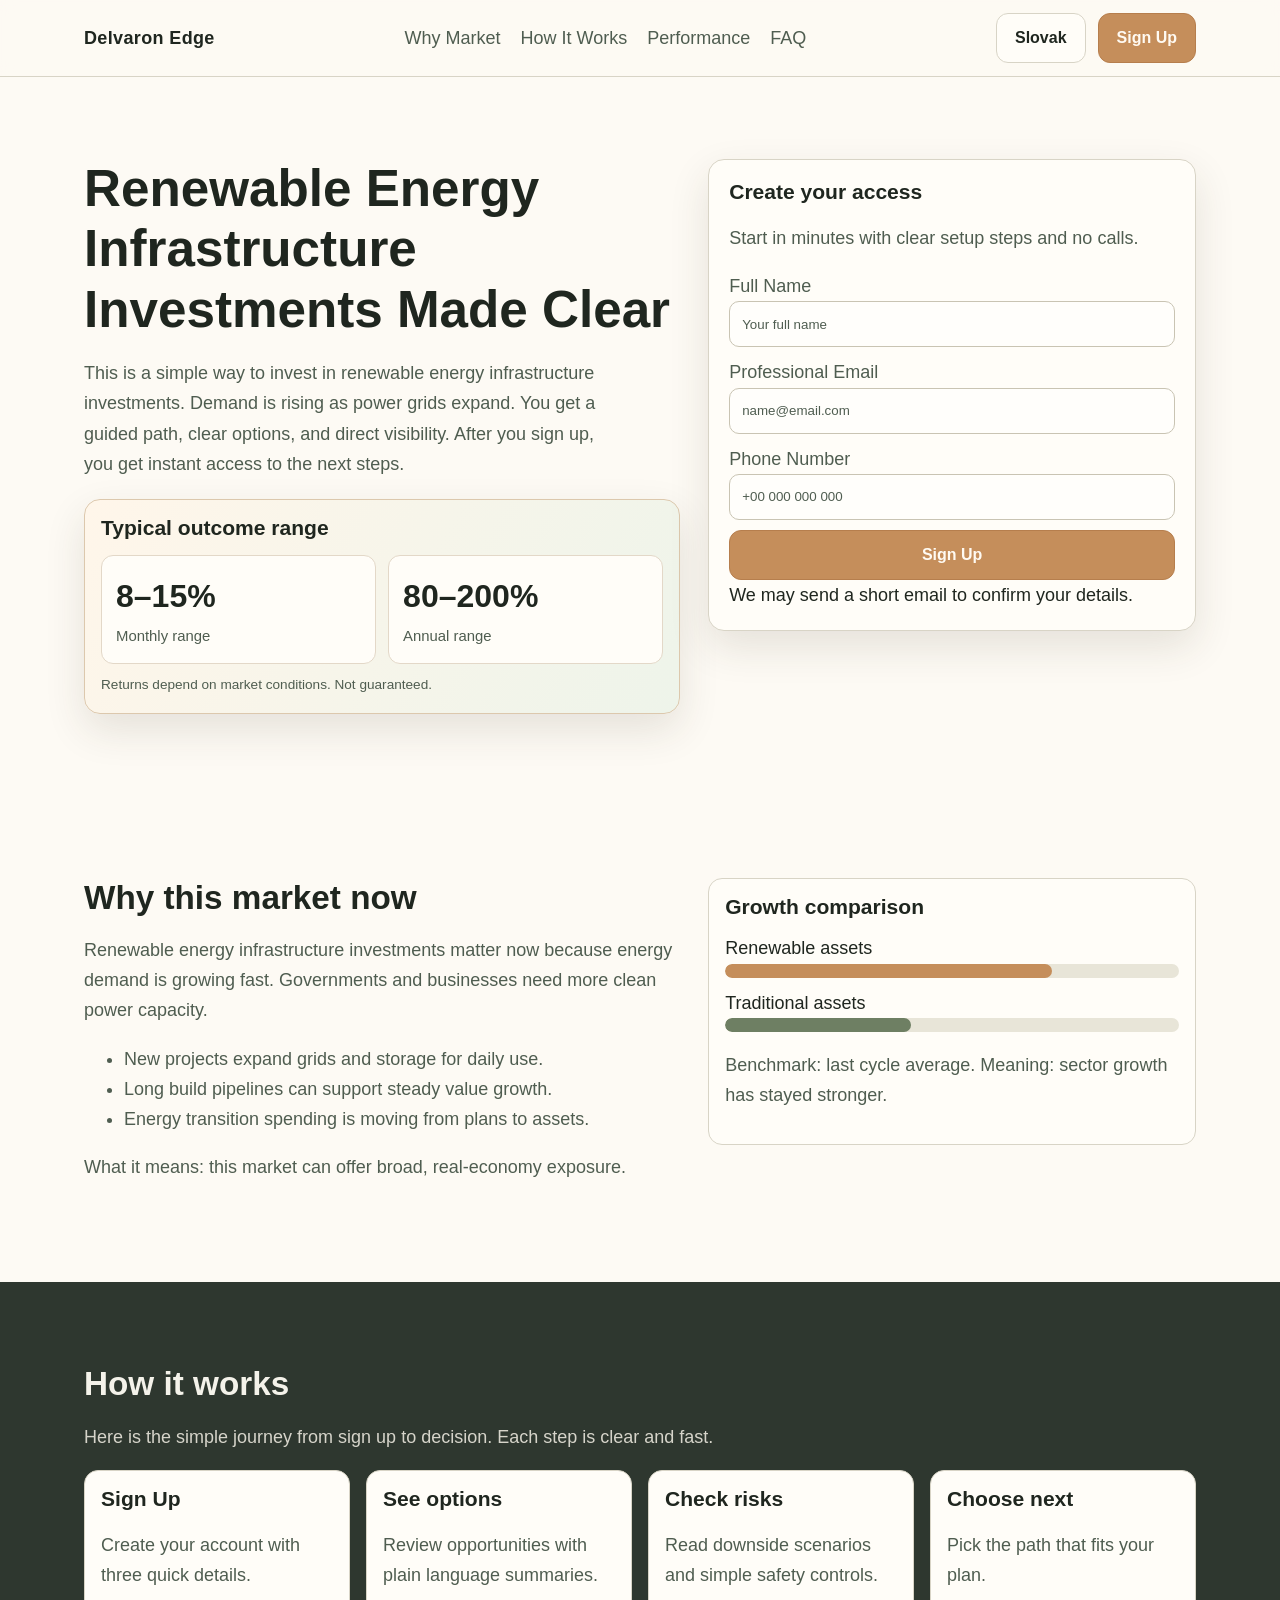
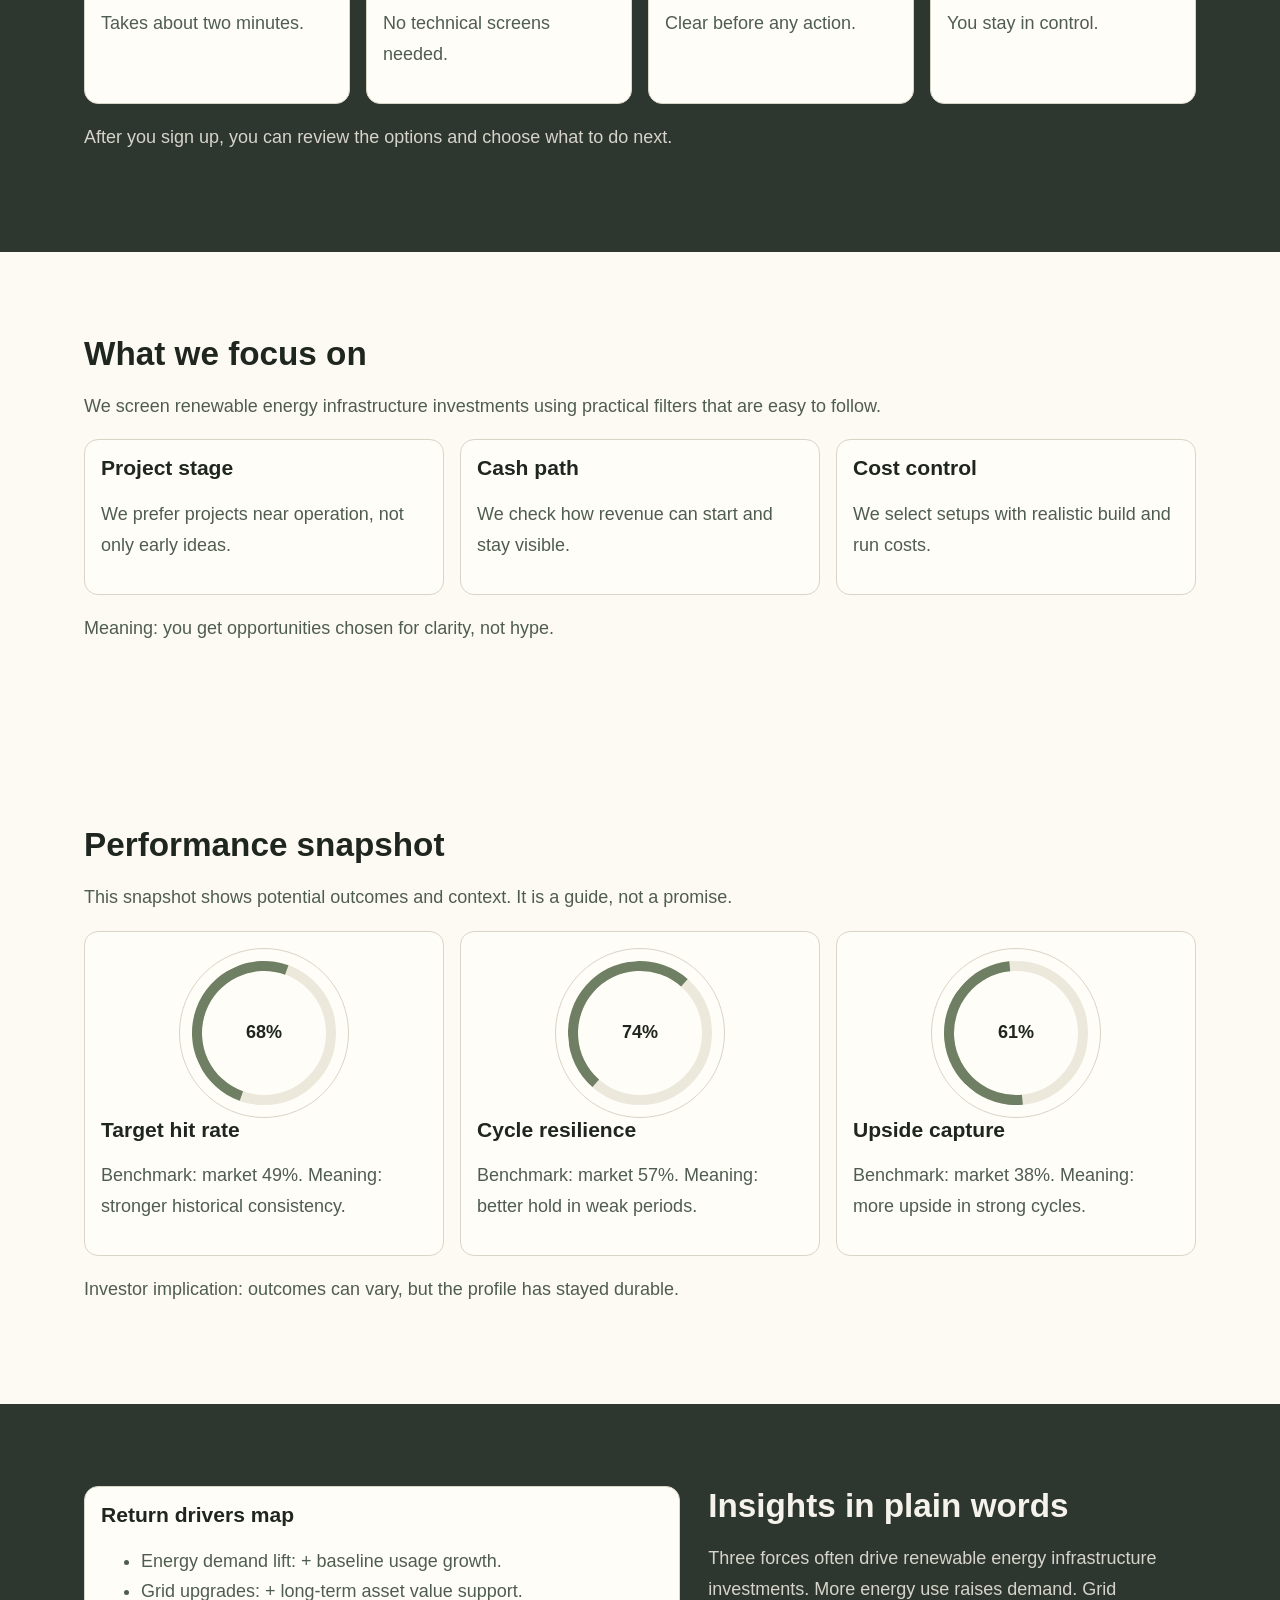
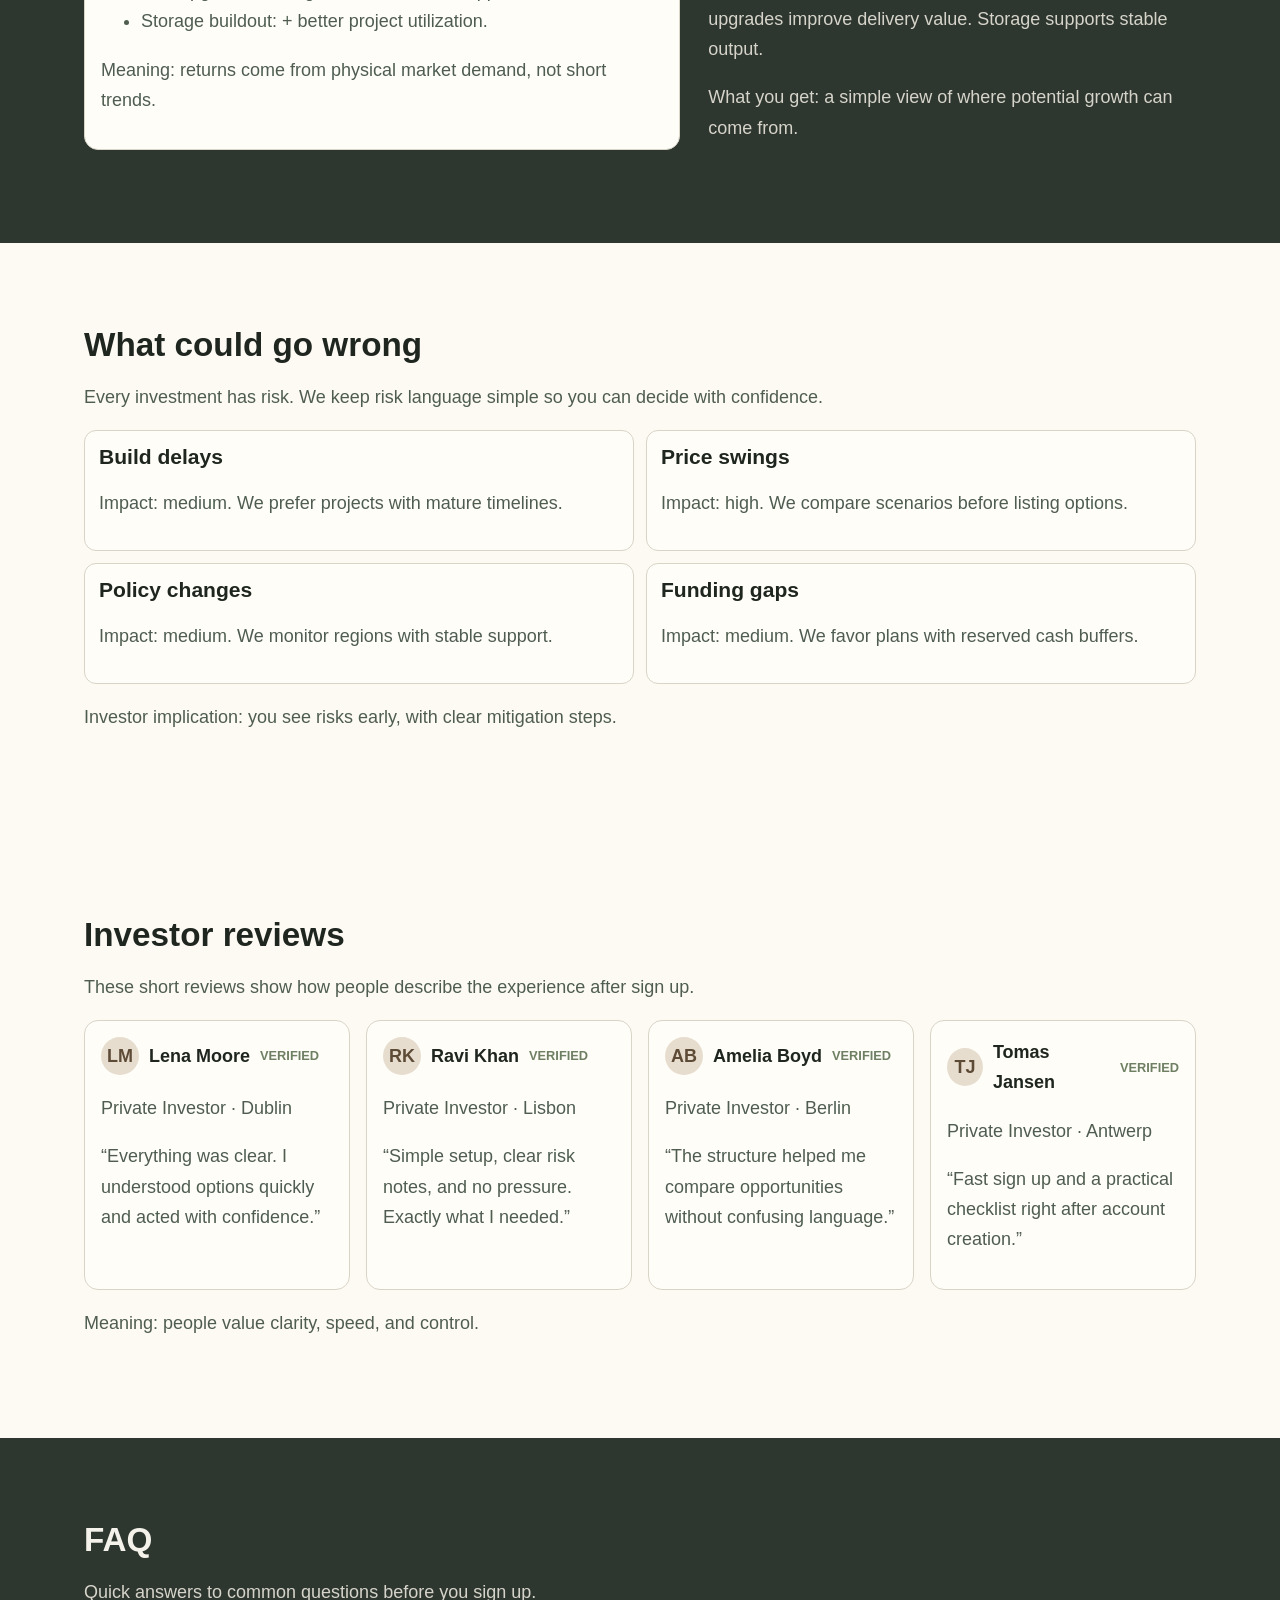
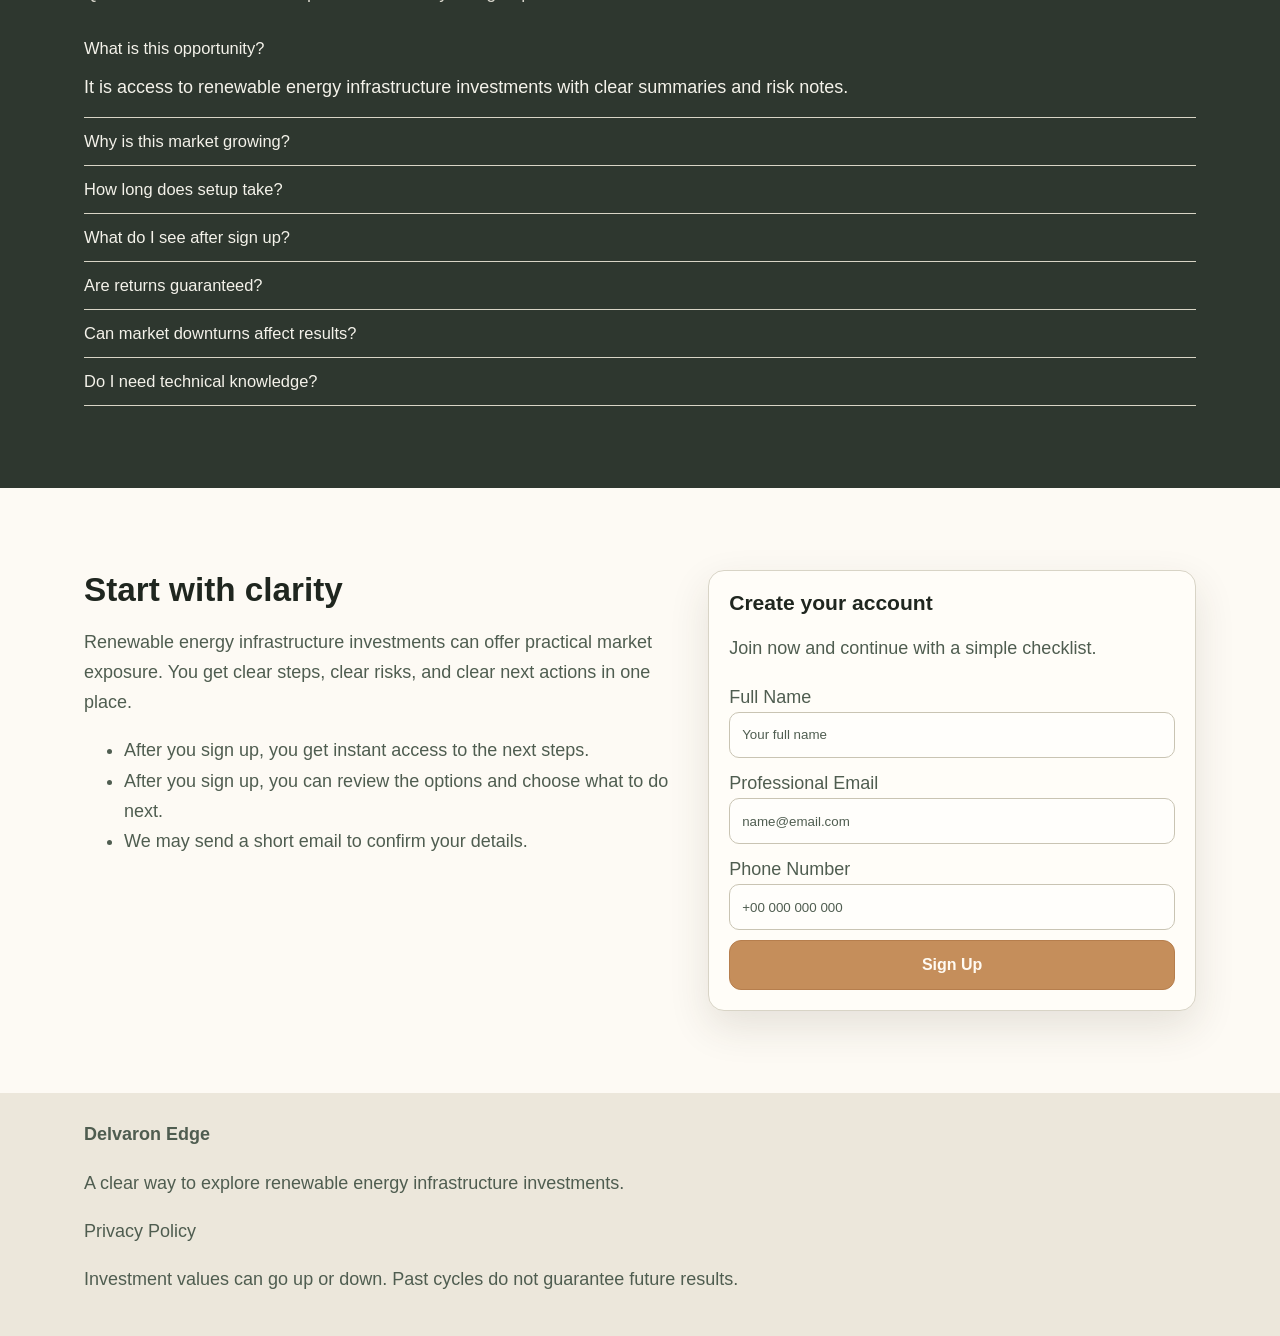
<file: sk/index.html>
<!doctype html>
<html lang="en">
<head>
  <meta charset="UTF-8" />
  <meta name="viewport" content="width=device-width, initial-scale=1.0" />
  <title>Renewable Energy Infrastructure Portfolio Story | Delvaron Edge</title>
  <meta name="description" content="Delvaron Edge explains renewable energy infrastructure investments in plain English, with simple steps, clear risks, and a direct sign up path." />
  <link rel="canonical" href="https://delvaronedge.com/sk/index.html" />
  <link rel="alternate" hreflang="en" href="https://delvaronedge.com/../index.html" />
<link rel="alternate" hreflang="de" href="https://delvaronedge.com/../de/index.html" />
<link rel="alternate" hreflang="fr" href="https://delvaronedge.com/../fr/index.html" />
<link rel="alternate" hreflang="es" href="https://delvaronedge.com/../es/index.html" />
<link rel="alternate" hreflang="it" href="https://delvaronedge.com/../it/index.html" />
<link rel="alternate" hreflang="tr" href="https://delvaronedge.com/../tr/index.html" />
<link rel="alternate" hreflang="pt" href="https://delvaronedge.com/../pt/index.html" />
<link rel="alternate" hreflang="ja" href="https://delvaronedge.com/../jp/index.html" />
<link rel="alternate" hreflang="sk" href="https://delvaronedge.com/../sk/index.html" />
<link rel="alternate" hreflang="nl-BE" href="https://delvaronedge.com/../be/index.html" />
  <meta property="og:title" content="Renewable Energy Infrastructure Portfolio Story | Delvaron Edge" />
  <meta property="og:description" content="Delvaron Edge explains renewable energy infrastructure investments in plain English, with simple steps, clear risks, and a direct sign up path." />
  <meta property="og:type" content="website" />
  <meta property="og:url" content="https://delvaronedge.com/sk/index.html" />
  <meta name="twitter:card" content="summary_large_image" />
  <meta name="twitter:title" content="Renewable Energy Infrastructure Portfolio Story | Delvaron Edge" />
  <meta name="twitter:description" content="Delvaron Edge explains renewable energy infrastructure investments in plain English, with simple steps, clear risks, and a direct sign up path." />
  <link rel="stylesheet" href="../assets/style.css" />
</head>
<body>
<header>
  <div class="container header-row">
    <a class="brand" href="#top">Delvaron Edge</a>
    <nav class="main-nav" aria-label="Primary">
      <a href="#market">Why Market</a><a href="#model">How It Works</a><a href="#metrics">Performance</a><a href="#faq">FAQ</a>
    </nav>
    <div class="header-right">
      <div class="lang-wrap">
        <button class="lang-pill" data-lang-toggle aria-label="Open language menu">Slovak</button>
        <div class="lang-menu" role="menu"><a href="../index.html"><svg class='flag' viewBox='0 0 18 12' aria-hidden='true'><rect width='18' height='12' fill='#f1ece0'/><text x='9' y='8.5' text-anchor='middle' font-size='5' fill='#3a453b' font-family='Arial'>GB</text></svg><span>English</span></a>
<a href="../de/index.html"><svg class='flag' viewBox='0 0 18 12' aria-hidden='true'><rect width='18' height='12' fill='#f1ece0'/><text x='9' y='8.5' text-anchor='middle' font-size='5' fill='#3a453b' font-family='Arial'>DE</text></svg><span>Deutsch</span></a>
<a href="../fr/index.html"><svg class='flag' viewBox='0 0 18 12' aria-hidden='true'><rect width='18' height='12' fill='#f1ece0'/><text x='9' y='8.5' text-anchor='middle' font-size='5' fill='#3a453b' font-family='Arial'>FR</text></svg><span>Français</span></a>
<a href="../es/index.html"><svg class='flag' viewBox='0 0 18 12' aria-hidden='true'><rect width='18' height='12' fill='#f1ece0'/><text x='9' y='8.5' text-anchor='middle' font-size='5' fill='#3a453b' font-family='Arial'>ES</text></svg><span>Español</span></a>
<a href="../it/index.html"><svg class='flag' viewBox='0 0 18 12' aria-hidden='true'><rect width='18' height='12' fill='#f1ece0'/><text x='9' y='8.5' text-anchor='middle' font-size='5' fill='#3a453b' font-family='Arial'>IT</text></svg><span>Italiano</span></a>
<a href="../tr/index.html"><svg class='flag' viewBox='0 0 18 12' aria-hidden='true'><rect width='18' height='12' fill='#f1ece0'/><text x='9' y='8.5' text-anchor='middle' font-size='5' fill='#3a453b' font-family='Arial'>TR</text></svg><span>Türkçe</span></a>
<a href="../pt/index.html"><svg class='flag' viewBox='0 0 18 12' aria-hidden='true'><rect width='18' height='12' fill='#f1ece0'/><text x='9' y='8.5' text-anchor='middle' font-size='5' fill='#3a453b' font-family='Arial'>PT</text></svg><span>Português</span></a>
<a href="../jp/index.html"><svg class='flag' viewBox='0 0 18 12' aria-hidden='true'><rect width='18' height='12' fill='#f1ece0'/><text x='9' y='8.5' text-anchor='middle' font-size='5' fill='#3a453b' font-family='Arial'>JP</text></svg><span>日本語</span></a>
<a href="../sk/index.html"><svg class='flag' viewBox='0 0 18 12' aria-hidden='true'><rect width='18' height='12' fill='#f1ece0'/><text x='9' y='8.5' text-anchor='middle' font-size='5' fill='#3a453b' font-family='Arial'>SK</text></svg><span>Slovak</span></a>
<a href="../be/index.html"><svg class='flag' viewBox='0 0 18 12' aria-hidden='true'><rect width='18' height='12' fill='#f1ece0'/><text x='9' y='8.5' text-anchor='middle' font-size='5' fill='#3a453b' font-family='Arial'>BE</text></svg><span>Nederlands (BE)</span></a></div>
      </div>
      <a class="btn" href="#signup-end">Sign Up</a>
    </div>
    <button class="lang-pill mobile-menu-btn" data-open-drawer aria-label="Open menu">Menu</button>
  </div>
</header>

<div class="drawer" data-drawer>
  <div class="drawer-backdrop"></div>
  <div class="drawer-panel" role="dialog" aria-modal="true" aria-label="Mobile menu">
    <button class="lang-pill" data-close-drawer>Close</button>
    <div class="drawer-links">
      <a href="#market">Why Market</a><a href="#model">How It Works</a><a href="#metrics">Performance</a><a href="#faq">FAQ</a>
    </div>
    <div class="lang-wrap">
      <button class="lang-pill" data-lang-toggle>Slovak</button>
      <div class="lang-menu"><a href="../index.html"><svg class='flag' viewBox='0 0 18 12' aria-hidden='true'><rect width='18' height='12' fill='#f1ece0'/><text x='9' y='8.5' text-anchor='middle' font-size='5' fill='#3a453b' font-family='Arial'>GB</text></svg><span>English</span></a>
<a href="../de/index.html"><svg class='flag' viewBox='0 0 18 12' aria-hidden='true'><rect width='18' height='12' fill='#f1ece0'/><text x='9' y='8.5' text-anchor='middle' font-size='5' fill='#3a453b' font-family='Arial'>DE</text></svg><span>Deutsch</span></a>
<a href="../fr/index.html"><svg class='flag' viewBox='0 0 18 12' aria-hidden='true'><rect width='18' height='12' fill='#f1ece0'/><text x='9' y='8.5' text-anchor='middle' font-size='5' fill='#3a453b' font-family='Arial'>FR</text></svg><span>Français</span></a>
<a href="../es/index.html"><svg class='flag' viewBox='0 0 18 12' aria-hidden='true'><rect width='18' height='12' fill='#f1ece0'/><text x='9' y='8.5' text-anchor='middle' font-size='5' fill='#3a453b' font-family='Arial'>ES</text></svg><span>Español</span></a>
<a href="../it/index.html"><svg class='flag' viewBox='0 0 18 12' aria-hidden='true'><rect width='18' height='12' fill='#f1ece0'/><text x='9' y='8.5' text-anchor='middle' font-size='5' fill='#3a453b' font-family='Arial'>IT</text></svg><span>Italiano</span></a>
<a href="../tr/index.html"><svg class='flag' viewBox='0 0 18 12' aria-hidden='true'><rect width='18' height='12' fill='#f1ece0'/><text x='9' y='8.5' text-anchor='middle' font-size='5' fill='#3a453b' font-family='Arial'>TR</text></svg><span>Türkçe</span></a>
<a href="../pt/index.html"><svg class='flag' viewBox='0 0 18 12' aria-hidden='true'><rect width='18' height='12' fill='#f1ece0'/><text x='9' y='8.5' text-anchor='middle' font-size='5' fill='#3a453b' font-family='Arial'>PT</text></svg><span>Português</span></a>
<a href="../jp/index.html"><svg class='flag' viewBox='0 0 18 12' aria-hidden='true'><rect width='18' height='12' fill='#f1ece0'/><text x='9' y='8.5' text-anchor='middle' font-size='5' fill='#3a453b' font-family='Arial'>JP</text></svg><span>日本語</span></a>
<a href="../sk/index.html"><svg class='flag' viewBox='0 0 18 12' aria-hidden='true'><rect width='18' height='12' fill='#f1ece0'/><text x='9' y='8.5' text-anchor='middle' font-size='5' fill='#3a453b' font-family='Arial'>SK</text></svg><span>Slovak</span></a>
<a href="../be/index.html"><svg class='flag' viewBox='0 0 18 12' aria-hidden='true'><rect width='18' height='12' fill='#f1ece0'/><text x='9' y='8.5' text-anchor='middle' font-size='5' fill='#3a453b' font-family='Arial'>BE</text></svg><span>Nederlands (BE)</span></a></div>
    </div>
    <p></p><a class="btn" href="#signup-end">Sign Up</a>
  </div>
</div>

<main id="top">
  <section class="section light">
    <div class="container hero-grid reveal">
      <div class="hero-copy">
        <h1>Renewable Energy Infrastructure Investments Made Clear</h1>
        <p>This is a simple way to invest in renewable energy infrastructure investments. Demand is rising as power grids expand. You get a guided path, clear options, and direct visibility. After you sign up, you get instant access to the next steps.</p>
        <div class="performance-panel" aria-label="Performance range panel">
          <h3>Typical outcome range</h3>
          <div class="metric-split">
            <div class="metric-item"><div class="metric-number">8–15%</div><div class="metric-label">Monthly range</div></div>
            <div class="metric-item"><div class="metric-number">80–200%</div><div class="metric-label">Annual range</div></div>
          </div>
          <div class="disclaimer">Returns depend on market conditions. Not guaranteed.</div>
        </div>
      </div>
      <form class="form-card" id="signup-start">
        <h3 class="form-title">Create your access</h3>
        <p class="form-sub">Start in minutes with clear setup steps and no calls.</p>
        <div class="form-grid">
          <label>Full Name<input type="text" name="name" placeholder="Your full name" required /></label>
          <label>Professional Email<input type="email" name="email" placeholder="name@email.com" required /></label>
          <label>Phone Number<input type="tel" name="phone" placeholder="+00 000 000 000" required /></label>
          <button class="btn" type="submit">Sign Up</button>
        </div>
        <small>We may send a short email to confirm your details.</small>
      </form>
    </div>
  </section>

  <section class="section light" id="market">
    <div class="container two-col reveal">
      <div>
        <h2>Why this market now</h2>
        <p>Renewable energy infrastructure investments matter now because energy demand is growing fast. Governments and businesses need more clean power capacity.</p>
        <ul>
          <li>New projects expand grids and storage for daily use.</li>
          <li>Long build pipelines can support steady value growth.</li>
          <li>Energy transition spending is moving from plans to assets.</li>
        </ul>
        <p>What it means: this market can offer broad, real-economy exposure.</p>
      </div>
      <div class="card bar-compare">
        <h3>Growth comparison</h3>
        <div class="row"><small>Renewable assets</small><div class="bar"><span class="us" style="width:72%"></span></div></div>
        <div class="row"><small>Traditional assets</small><div class="bar"><span class="market" style="width:41%"></span></div></div>
        <p>Benchmark: last cycle average. Meaning: sector growth has stayed stronger.</p>
      </div>
    </div>
  </section>

  <section class="section dark" id="model">
    <div class="container reveal">
      <h2>How it works</h2>
      <p>Here is the simple journey from sign up to decision. Each step is clear and fast.</p>
      <div class="cards-4">
        <article class="card"><h3>Sign Up</h3><p>Create your account with three quick details.</p><p class="muted">Takes about two minutes.</p></article>
        <article class="card"><h3>See options</h3><p>Review opportunities with plain language summaries.</p><p class="muted">No technical screens needed.</p></article>
        <article class="card"><h3>Check risks</h3><p>Read downside scenarios and simple safety controls.</p><p class="muted">Clear before any action.</p></article>
        <article class="card"><h3>Choose next</h3><p>Pick the path that fits your plan.</p><p class="muted">You stay in control.</p></article>
      </div>
      <p>After you sign up, you can review the options and choose what to do next.</p>
    </div>
  </section>

  <section class="section light" id="focus">
    <div class="container reveal">
      <h2>What we focus on</h2>
      <p>We screen renewable energy infrastructure investments using practical filters that are easy to follow.</p>
      <div class="cards-3">
        <article class="card"><h3>Project stage</h3><p>We prefer projects near operation, not only early ideas.</p></article>
        <article class="card"><h3>Cash path</h3><p>We check how revenue can start and stay visible.</p></article>
        <article class="card"><h3>Cost control</h3><p>We select setups with realistic build and run costs.</p></article>
      </div>
      <p>Meaning: you get opportunities chosen for clarity, not hype.</p>
    </div>
  </section>

  <section class="section light" id="metrics">
    <div class="container reveal">
      <h2>Performance snapshot</h2>
      <p>This snapshot shows potential outcomes and context. It is a guide, not a promise.</p>
      <div class="rings">
        <article class="card"><div class="ring" style="--val:68"><strong>68%</strong></div><h3>Target hit rate</h3><p>Benchmark: market 49%. Meaning: stronger historical consistency.</p></article>
        <article class="card"><div class="ring" style="--val:74"><strong>74%</strong></div><h3>Cycle resilience</h3><p>Benchmark: market 57%. Meaning: better hold in weak periods.</p></article>
        <article class="card"><div class="ring" style="--val:61"><strong>61%</strong></div><h3>Upside capture</h3><p>Benchmark: market 38%. Meaning: more upside in strong cycles.</p></article>
      </div>
      <p>Investor implication: outcomes can vary, but the profile has stayed durable.</p>
    </div>
  </section>

  <section class="section dark" id="insights">
    <div class="container two-col reveal">
      <div class="card">
        <h3>Return drivers map</h3>
        <ul>
          <li>Energy demand lift: + baseline usage growth.</li>
          <li>Grid upgrades: + long-term asset value support.</li>
          <li>Storage buildout: + better project utilization.</li>
        </ul>
        <p>Meaning: returns come from physical market demand, not short trends.</p>
      </div>
      <div>
        <h2>Insights in plain words</h2>
        <p>Three forces often drive renewable energy infrastructure investments. More energy use raises demand. Grid upgrades improve delivery value. Storage supports stable output.</p>
        <p>What you get: a simple view of where potential growth can come from.</p>
      </div>
    </div>
  </section>

  <section class="section light" id="risk">
    <div class="container reveal">
      <h2>What could go wrong</h2>
      <p>Every investment has risk. We keep risk language simple so you can decide with confidence.</p>
      <div class="matrix">
        <div class="cell"><h3>Build delays</h3><p>Impact: medium. We prefer projects with mature timelines.</p></div>
        <div class="cell"><h3>Price swings</h3><p>Impact: high. We compare scenarios before listing options.</p></div>
        <div class="cell"><h3>Policy changes</h3><p>Impact: medium. We monitor regions with stable support.</p></div>
        <div class="cell"><h3>Funding gaps</h3><p>Impact: medium. We favor plans with reserved cash buffers.</p></div>
      </div>
      <p>Investor implication: you see risks early, with clear mitigation steps.</p>
    </div>
  </section>

  <section class="section light" id="reviews">
    <div class="container reveal">
      <h2>Investor reviews</h2>
      <p>These short reviews show how people describe the experience after sign up.</p>
      <div class="cards-4">
        <article class="card"><div class="review-head"><div class="avatar">LM</div><strong>Lena Moore</strong><span class="verified">VERIFIED</span></div><p>Private Investor · Dublin</p><p>“Everything was clear. I understood options quickly and acted with confidence.”</p></article>
        <article class="card"><div class="review-head"><div class="avatar">RK</div><strong>Ravi Khan</strong><span class="verified">VERIFIED</span></div><p>Private Investor · Lisbon</p><p>“Simple setup, clear risk notes, and no pressure. Exactly what I needed.”</p></article>
        <article class="card"><div class="review-head"><div class="avatar">AB</div><strong>Amelia Boyd</strong><span class="verified">VERIFIED</span></div><p>Private Investor · Berlin</p><p>“The structure helped me compare opportunities without confusing language.”</p></article>
        <article class="card"><div class="review-head"><div class="avatar">TJ</div><strong>Tomas Jansen</strong><span class="verified">VERIFIED</span></div><p>Private Investor · Antwerp</p><p>“Fast sign up and a practical checklist right after account creation.”</p></article>
      </div>
      <p>Meaning: people value clarity, speed, and control.</p>
    </div>
  </section>

  <section class="section dark" id="faq">
    <div class="container reveal">
      <h2>FAQ</h2>
      <p>Quick answers to common questions before you sign up.</p>
      <div class="faq-item open"><button class="faq-q">What is this opportunity?</button><div class="faq-answer">It is access to renewable energy infrastructure investments with clear summaries and risk notes.</div></div>
      <div class="faq-item"><button class="faq-q">Why is this market growing?</button><div class="faq-answer">Power demand and grid upgrades are increasing, which can support asset value.</div></div>
      <div class="faq-item"><button class="faq-q">How long does setup take?</button><div class="faq-answer">Most people complete sign up in a few minutes.</div></div>
      <div class="faq-item"><button class="faq-q">What do I see after sign up?</button><div class="faq-answer">After you sign up, you will see a clear setup checklist.</div></div>
      <div class="faq-item"><button class="faq-q">Are returns guaranteed?</button><div class="faq-answer">No. Returns depend on market conditions and project outcomes.</div></div>
      <div class="faq-item"><button class="faq-q">Can market downturns affect results?</button><div class="faq-answer">Yes. Weak market cycles can lower performance for periods of time.</div></div>
      <div class="faq-item"><button class="faq-q">Do I need technical knowledge?</button><div class="faq-answer">No. Explanations are written in clear, simple language.</div></div>
    </div>
  </section>

  <section class="section light" id="signup-end">
    <div class="container two-col reveal">
      <div>
        <h2>Start with clarity</h2>
        <p>Renewable energy infrastructure investments can offer practical market exposure. You get clear steps, clear risks, and clear next actions in one place.</p>
        <ul>
          <li>After you sign up, you get instant access to the next steps.</li>
          <li>After you sign up, you can review the options and choose what to do next.</li>
          <li>We may send a short email to confirm your details.</li>
        </ul>
      </div>
      <form class="form-card">
        <h3>Create your account</h3>
        <p>Join now and continue with a simple checklist.</p>
        <div class="form-grid">
          <label>Full Name<input type="text" required placeholder="Your full name" /></label>
          <label>Professional Email<input type="email" required placeholder="name@email.com" /></label>
          <label>Phone Number<input type="tel" required placeholder="+00 000 000 000" /></label>
          <button class="btn" type="submit">Sign Up</button>
        </div>
      </form>
    </div>
  </section>
</main>

<footer>
  <div class="container">
    <strong>Delvaron Edge</strong>
    <p>A clear way to explore renewable energy infrastructure investments.</p>
    <p><a href="#" data-open-privacy>Privacy Policy</a></p>
    <small>Investment values can go up or down. Past cycles do not guarantee future results.</small>
  </div>
</footer>

<div class="modal" id="privacy-modal" aria-hidden="true">
  <div class="modal-panel" role="dialog" aria-modal="true" aria-label="Privacy Policy">
    <button class="modal-close-x" data-close-privacy aria-label="Close policy">✕</button>
    <h2>Privacy Policy</h2>
    <p><strong>Introduction:</strong> We explain what data we collect and why.</p>
    <p><strong>Data collection:</strong> We collect name, email, and phone from the form.</p>
    <p><strong>Legal basis:</strong> We process data to provide account setup and service access.</p>
    <p><strong>Cookies:</strong> We use basic cookies for site function and experience.</p>
    <p><strong>Retention:</strong> We keep data only as long as needed for service delivery.</p>
    <p><strong>Third-party sharing:</strong> We share limited data with secure service providers only.</p>
    <p><strong>Security:</strong> We use technical and process safeguards to protect information.</p>
    <p><strong>User rights:</strong> You can request access, correction, or deletion of your data.</p>
    <p><strong>International transfers:</strong> Data may be processed in other regions with safeguards.</p>
    <p><strong>Industry risk disclosure:</strong> All investments involve risk, and outcomes are not guaranteed.</p>
    <p><strong>Contact:</strong> privacy@delvaronedge.com</p>
    <div class="modal-footer"><button class="lang-pill" data-close-privacy>Close</button></div>
  </div>
</div>

<script type="application/ld+json">
{"@context":"https://schema.org","@graph":[{"@type":"Organization","name":"Delvaron Edge","url":"https://delvaronedge.com"},{"@type":"WebSite","name":"Delvaron Edge","url":"https://delvaronedge.com"},{"@type":"FAQPage","mainEntity":[{"@type":"Question","name":"What is this opportunity?","acceptedAnswer":{"@type":"Answer","text":"Access to renewable energy infrastructure investments with simple guidance."}},{"@type":"Question","name":"Are returns guaranteed?","acceptedAnswer":{"@type":"Answer","text":"No, returns depend on market conditions."}}]},{"@type":"Review","author":{"@type":"Person","name":"Lena Moore"},"reviewBody":"Everything was clear and easy to follow.","reviewRating":{"@type":"Rating","ratingValue":"5","bestRating":"5"}}]}
</script>
<script defer src="../assets/app.js"></script>
</body>
</html>
</file>
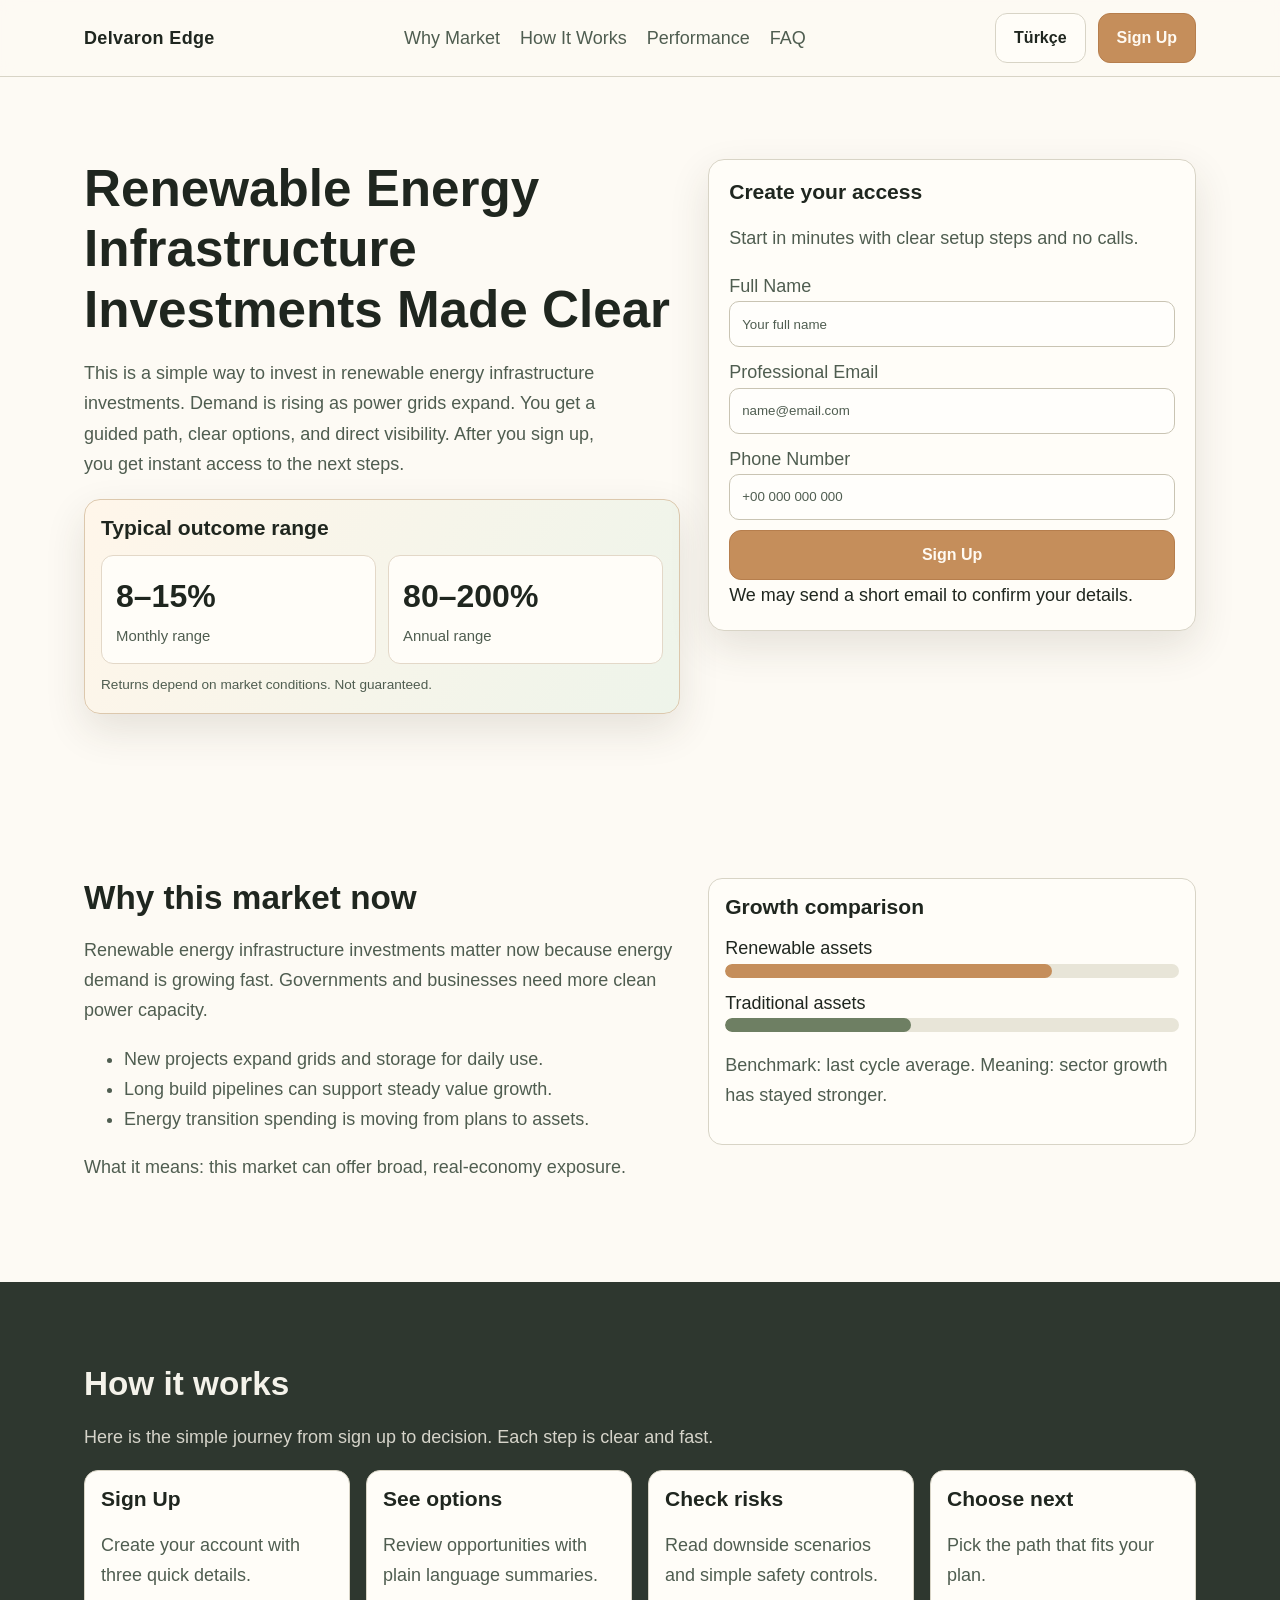
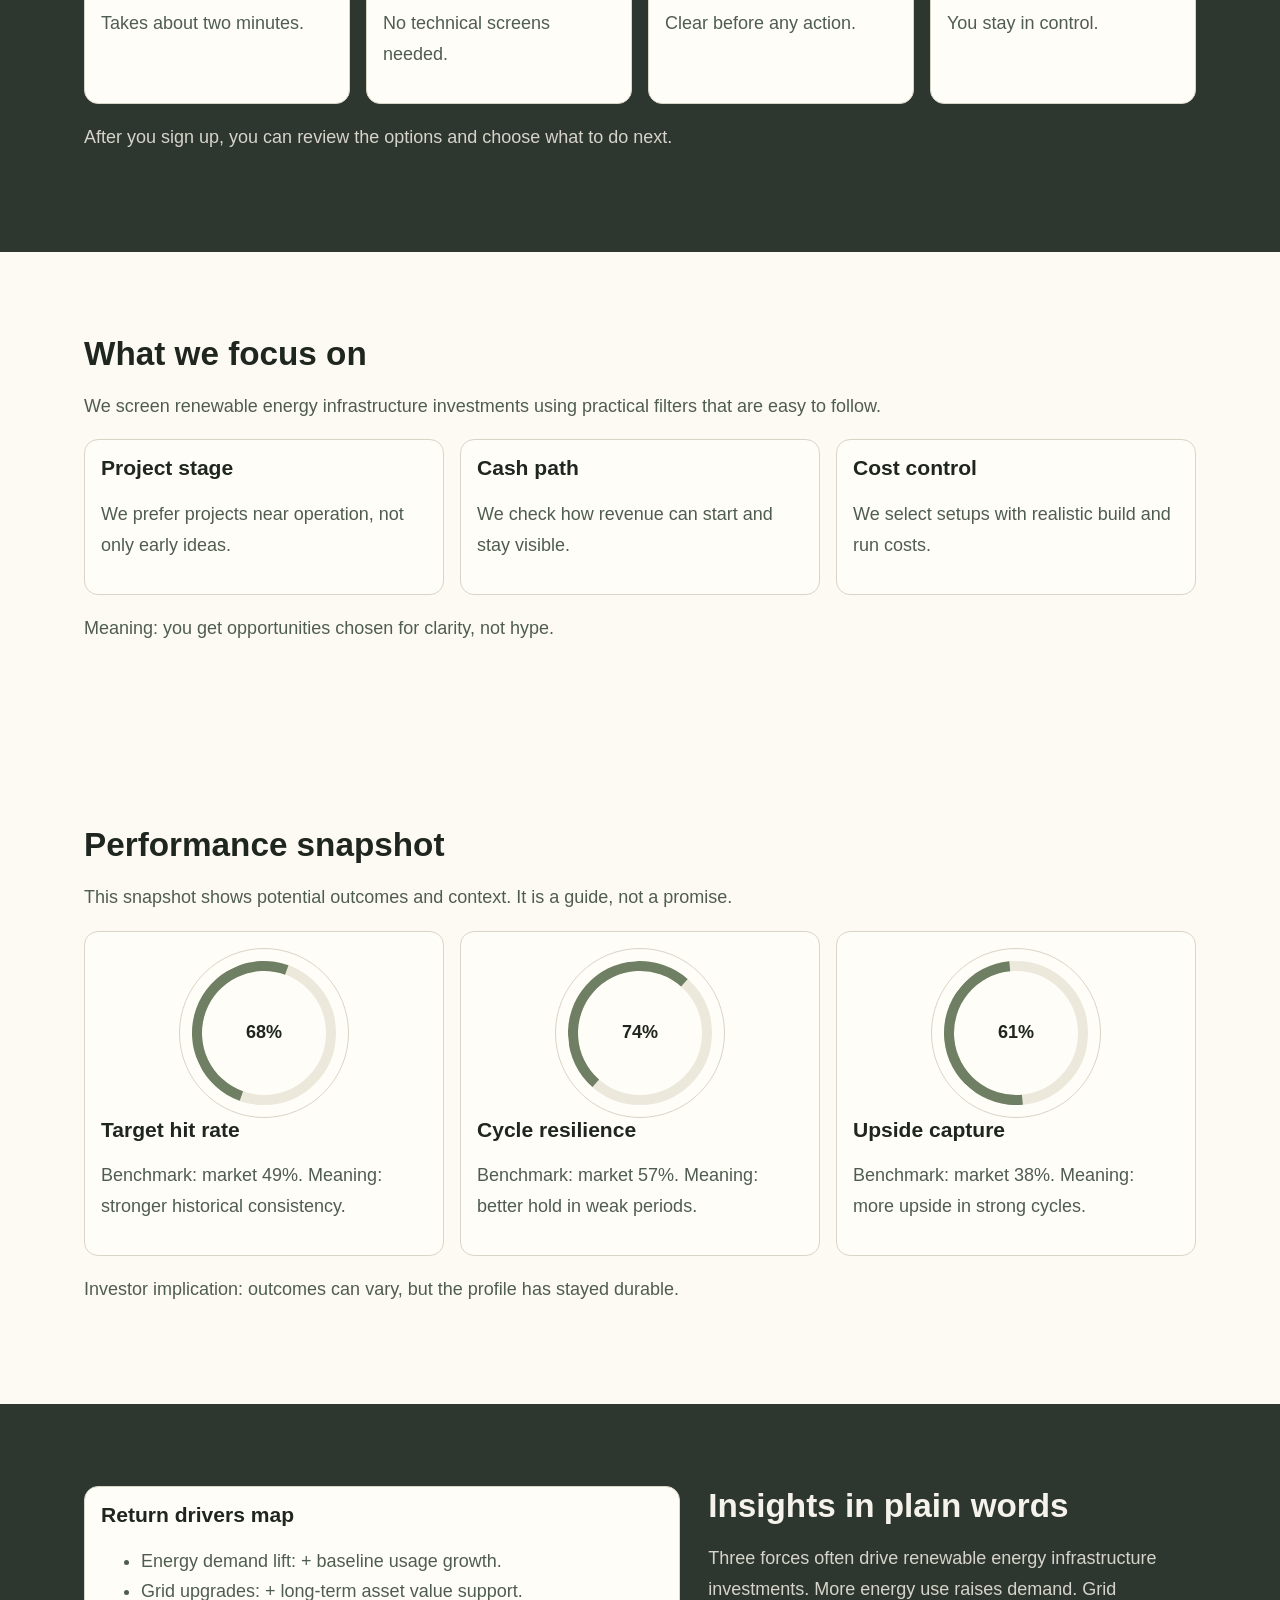
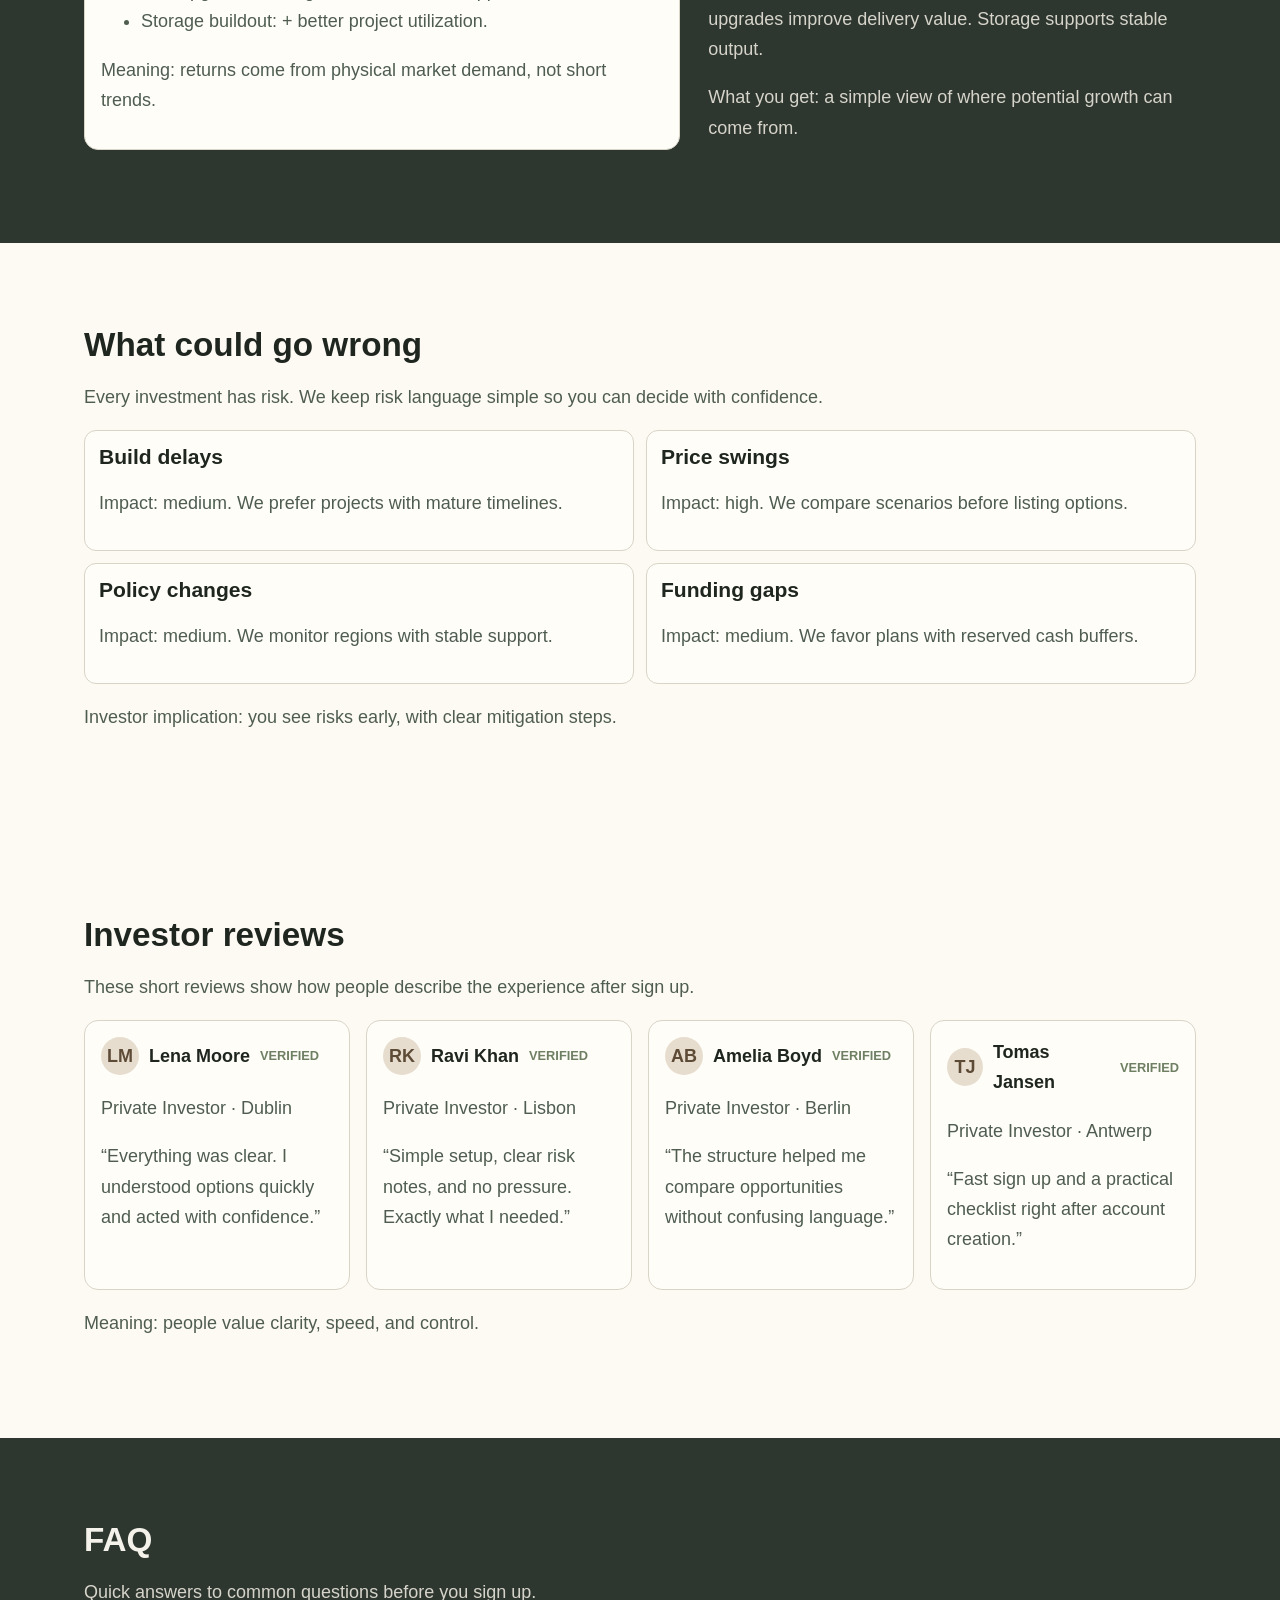
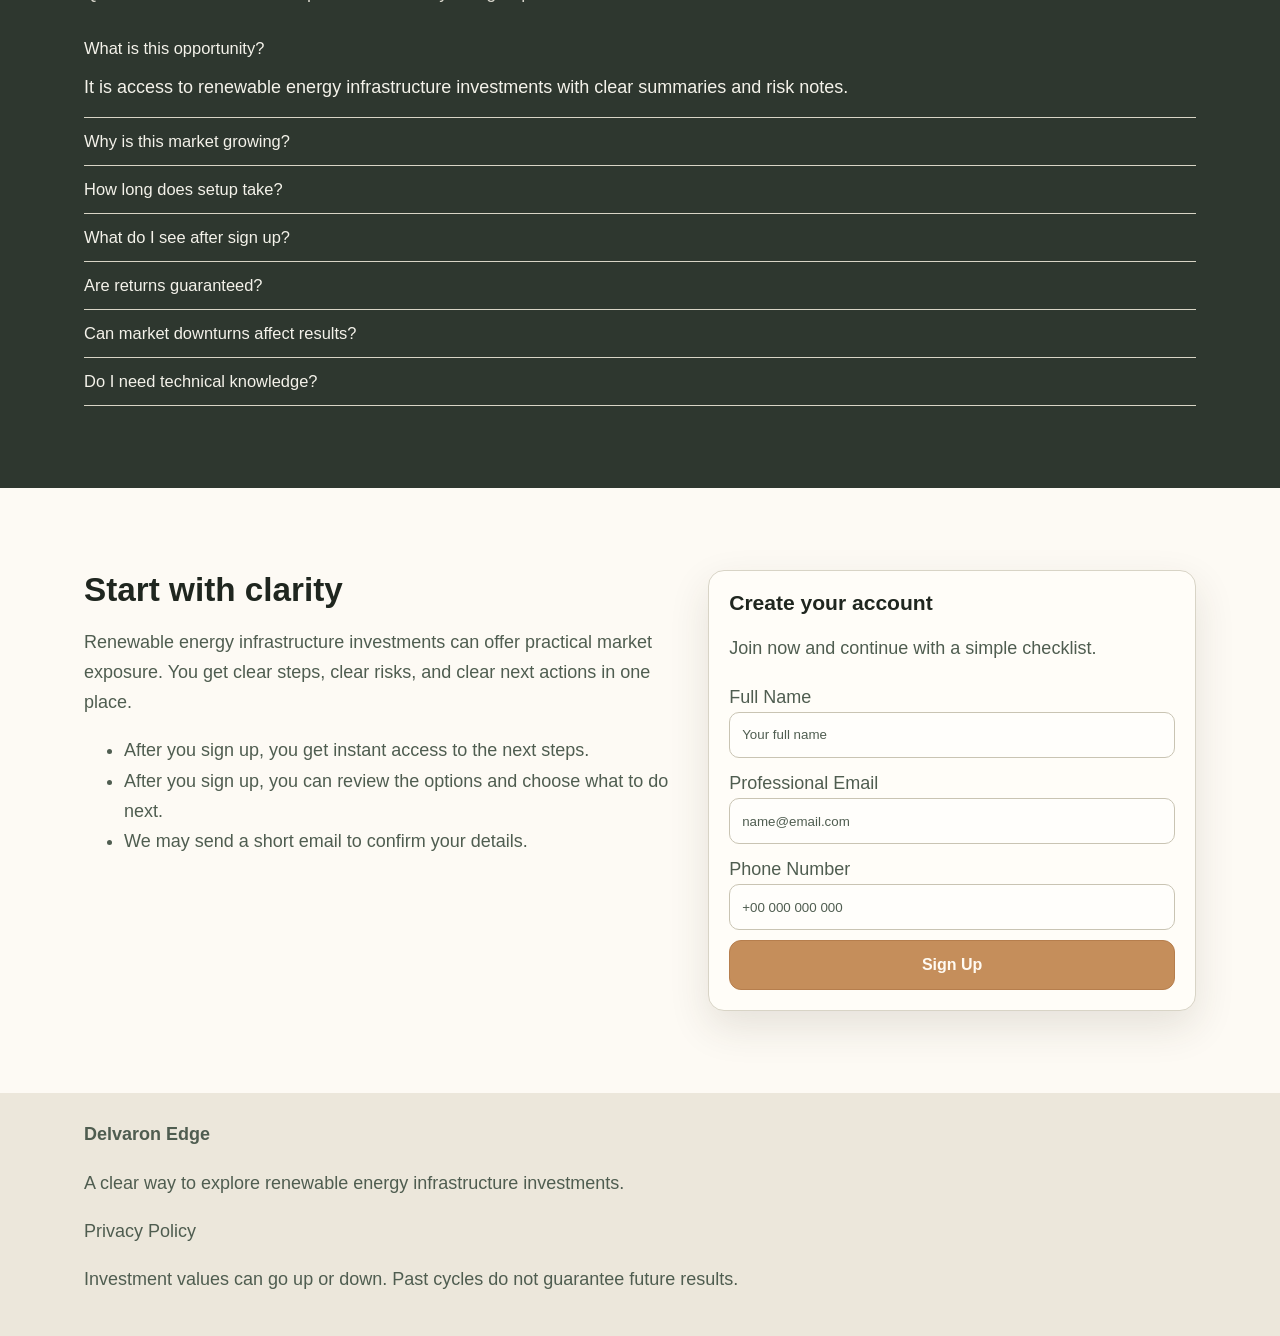
<file: tr/index.html>
<!doctype html>
<html lang="en">
<head>
  <meta charset="UTF-8" />
  <meta name="viewport" content="width=device-width, initial-scale=1.0" />
  <title>Renewable Energy Infrastructure Growth Opportunities | Delvaron Edge</title>
  <meta name="description" content="Delvaron Edge explains renewable energy infrastructure investments in plain English, with simple steps, clear risks, and a direct sign up path." />
  <link rel="canonical" href="https://delvaronedge.com/tr/index.html" />
  <link rel="alternate" hreflang="en" href="https://delvaronedge.com/../index.html" />
<link rel="alternate" hreflang="de" href="https://delvaronedge.com/../de/index.html" />
<link rel="alternate" hreflang="fr" href="https://delvaronedge.com/../fr/index.html" />
<link rel="alternate" hreflang="es" href="https://delvaronedge.com/../es/index.html" />
<link rel="alternate" hreflang="it" href="https://delvaronedge.com/../it/index.html" />
<link rel="alternate" hreflang="tr" href="https://delvaronedge.com/../tr/index.html" />
<link rel="alternate" hreflang="pt" href="https://delvaronedge.com/../pt/index.html" />
<link rel="alternate" hreflang="ja" href="https://delvaronedge.com/../jp/index.html" />
<link rel="alternate" hreflang="sk" href="https://delvaronedge.com/../sk/index.html" />
<link rel="alternate" hreflang="nl-BE" href="https://delvaronedge.com/../be/index.html" />
  <meta property="og:title" content="Renewable Energy Infrastructure Growth Opportunities | Delvaron Edge" />
  <meta property="og:description" content="Delvaron Edge explains renewable energy infrastructure investments in plain English, with simple steps, clear risks, and a direct sign up path." />
  <meta property="og:type" content="website" />
  <meta property="og:url" content="https://delvaronedge.com/tr/index.html" />
  <meta name="twitter:card" content="summary_large_image" />
  <meta name="twitter:title" content="Renewable Energy Infrastructure Growth Opportunities | Delvaron Edge" />
  <meta name="twitter:description" content="Delvaron Edge explains renewable energy infrastructure investments in plain English, with simple steps, clear risks, and a direct sign up path." />
  <link rel="stylesheet" href="../assets/style.css" />
</head>
<body>
<header>
  <div class="container header-row">
    <a class="brand" href="#top">Delvaron Edge</a>
    <nav class="main-nav" aria-label="Primary">
      <a href="#market">Why Market</a><a href="#model">How It Works</a><a href="#metrics">Performance</a><a href="#faq">FAQ</a>
    </nav>
    <div class="header-right">
      <div class="lang-wrap">
        <button class="lang-pill" data-lang-toggle aria-label="Open language menu">Türkçe</button>
        <div class="lang-menu" role="menu"><a href="../index.html"><svg class='flag' viewBox='0 0 18 12' aria-hidden='true'><rect width='18' height='12' fill='#f1ece0'/><text x='9' y='8.5' text-anchor='middle' font-size='5' fill='#3a453b' font-family='Arial'>GB</text></svg><span>English</span></a>
<a href="../de/index.html"><svg class='flag' viewBox='0 0 18 12' aria-hidden='true'><rect width='18' height='12' fill='#f1ece0'/><text x='9' y='8.5' text-anchor='middle' font-size='5' fill='#3a453b' font-family='Arial'>DE</text></svg><span>Deutsch</span></a>
<a href="../fr/index.html"><svg class='flag' viewBox='0 0 18 12' aria-hidden='true'><rect width='18' height='12' fill='#f1ece0'/><text x='9' y='8.5' text-anchor='middle' font-size='5' fill='#3a453b' font-family='Arial'>FR</text></svg><span>Français</span></a>
<a href="../es/index.html"><svg class='flag' viewBox='0 0 18 12' aria-hidden='true'><rect width='18' height='12' fill='#f1ece0'/><text x='9' y='8.5' text-anchor='middle' font-size='5' fill='#3a453b' font-family='Arial'>ES</text></svg><span>Español</span></a>
<a href="../it/index.html"><svg class='flag' viewBox='0 0 18 12' aria-hidden='true'><rect width='18' height='12' fill='#f1ece0'/><text x='9' y='8.5' text-anchor='middle' font-size='5' fill='#3a453b' font-family='Arial'>IT</text></svg><span>Italiano</span></a>
<a href="../tr/index.html"><svg class='flag' viewBox='0 0 18 12' aria-hidden='true'><rect width='18' height='12' fill='#f1ece0'/><text x='9' y='8.5' text-anchor='middle' font-size='5' fill='#3a453b' font-family='Arial'>TR</text></svg><span>Türkçe</span></a>
<a href="../pt/index.html"><svg class='flag' viewBox='0 0 18 12' aria-hidden='true'><rect width='18' height='12' fill='#f1ece0'/><text x='9' y='8.5' text-anchor='middle' font-size='5' fill='#3a453b' font-family='Arial'>PT</text></svg><span>Português</span></a>
<a href="../jp/index.html"><svg class='flag' viewBox='0 0 18 12' aria-hidden='true'><rect width='18' height='12' fill='#f1ece0'/><text x='9' y='8.5' text-anchor='middle' font-size='5' fill='#3a453b' font-family='Arial'>JP</text></svg><span>日本語</span></a>
<a href="../sk/index.html"><svg class='flag' viewBox='0 0 18 12' aria-hidden='true'><rect width='18' height='12' fill='#f1ece0'/><text x='9' y='8.5' text-anchor='middle' font-size='5' fill='#3a453b' font-family='Arial'>SK</text></svg><span>Slovak</span></a>
<a href="../be/index.html"><svg class='flag' viewBox='0 0 18 12' aria-hidden='true'><rect width='18' height='12' fill='#f1ece0'/><text x='9' y='8.5' text-anchor='middle' font-size='5' fill='#3a453b' font-family='Arial'>BE</text></svg><span>Nederlands (BE)</span></a></div>
      </div>
      <a class="btn" href="#signup-end">Sign Up</a>
    </div>
    <button class="lang-pill mobile-menu-btn" data-open-drawer aria-label="Open menu">Menu</button>
  </div>
</header>

<div class="drawer" data-drawer>
  <div class="drawer-backdrop"></div>
  <div class="drawer-panel" role="dialog" aria-modal="true" aria-label="Mobile menu">
    <button class="lang-pill" data-close-drawer>Close</button>
    <div class="drawer-links">
      <a href="#market">Why Market</a><a href="#model">How It Works</a><a href="#metrics">Performance</a><a href="#faq">FAQ</a>
    </div>
    <div class="lang-wrap">
      <button class="lang-pill" data-lang-toggle>Türkçe</button>
      <div class="lang-menu"><a href="../index.html"><svg class='flag' viewBox='0 0 18 12' aria-hidden='true'><rect width='18' height='12' fill='#f1ece0'/><text x='9' y='8.5' text-anchor='middle' font-size='5' fill='#3a453b' font-family='Arial'>GB</text></svg><span>English</span></a>
<a href="../de/index.html"><svg class='flag' viewBox='0 0 18 12' aria-hidden='true'><rect width='18' height='12' fill='#f1ece0'/><text x='9' y='8.5' text-anchor='middle' font-size='5' fill='#3a453b' font-family='Arial'>DE</text></svg><span>Deutsch</span></a>
<a href="../fr/index.html"><svg class='flag' viewBox='0 0 18 12' aria-hidden='true'><rect width='18' height='12' fill='#f1ece0'/><text x='9' y='8.5' text-anchor='middle' font-size='5' fill='#3a453b' font-family='Arial'>FR</text></svg><span>Français</span></a>
<a href="../es/index.html"><svg class='flag' viewBox='0 0 18 12' aria-hidden='true'><rect width='18' height='12' fill='#f1ece0'/><text x='9' y='8.5' text-anchor='middle' font-size='5' fill='#3a453b' font-family='Arial'>ES</text></svg><span>Español</span></a>
<a href="../it/index.html"><svg class='flag' viewBox='0 0 18 12' aria-hidden='true'><rect width='18' height='12' fill='#f1ece0'/><text x='9' y='8.5' text-anchor='middle' font-size='5' fill='#3a453b' font-family='Arial'>IT</text></svg><span>Italiano</span></a>
<a href="../tr/index.html"><svg class='flag' viewBox='0 0 18 12' aria-hidden='true'><rect width='18' height='12' fill='#f1ece0'/><text x='9' y='8.5' text-anchor='middle' font-size='5' fill='#3a453b' font-family='Arial'>TR</text></svg><span>Türkçe</span></a>
<a href="../pt/index.html"><svg class='flag' viewBox='0 0 18 12' aria-hidden='true'><rect width='18' height='12' fill='#f1ece0'/><text x='9' y='8.5' text-anchor='middle' font-size='5' fill='#3a453b' font-family='Arial'>PT</text></svg><span>Português</span></a>
<a href="../jp/index.html"><svg class='flag' viewBox='0 0 18 12' aria-hidden='true'><rect width='18' height='12' fill='#f1ece0'/><text x='9' y='8.5' text-anchor='middle' font-size='5' fill='#3a453b' font-family='Arial'>JP</text></svg><span>日本語</span></a>
<a href="../sk/index.html"><svg class='flag' viewBox='0 0 18 12' aria-hidden='true'><rect width='18' height='12' fill='#f1ece0'/><text x='9' y='8.5' text-anchor='middle' font-size='5' fill='#3a453b' font-family='Arial'>SK</text></svg><span>Slovak</span></a>
<a href="../be/index.html"><svg class='flag' viewBox='0 0 18 12' aria-hidden='true'><rect width='18' height='12' fill='#f1ece0'/><text x='9' y='8.5' text-anchor='middle' font-size='5' fill='#3a453b' font-family='Arial'>BE</text></svg><span>Nederlands (BE)</span></a></div>
    </div>
    <p></p><a class="btn" href="#signup-end">Sign Up</a>
  </div>
</div>

<main id="top">
  <section class="section light">
    <div class="container hero-grid reveal">
      <div class="hero-copy">
        <h1>Renewable Energy Infrastructure Investments Made Clear</h1>
        <p>This is a simple way to invest in renewable energy infrastructure investments. Demand is rising as power grids expand. You get a guided path, clear options, and direct visibility. After you sign up, you get instant access to the next steps.</p>
        <div class="performance-panel" aria-label="Performance range panel">
          <h3>Typical outcome range</h3>
          <div class="metric-split">
            <div class="metric-item"><div class="metric-number">8–15%</div><div class="metric-label">Monthly range</div></div>
            <div class="metric-item"><div class="metric-number">80–200%</div><div class="metric-label">Annual range</div></div>
          </div>
          <div class="disclaimer">Returns depend on market conditions. Not guaranteed.</div>
        </div>
      </div>
      <form class="form-card" id="signup-start">
        <h3 class="form-title">Create your access</h3>
        <p class="form-sub">Start in minutes with clear setup steps and no calls.</p>
        <div class="form-grid">
          <label>Full Name<input type="text" name="name" placeholder="Your full name" required /></label>
          <label>Professional Email<input type="email" name="email" placeholder="name@email.com" required /></label>
          <label>Phone Number<input type="tel" name="phone" placeholder="+00 000 000 000" required /></label>
          <button class="btn" type="submit">Sign Up</button>
        </div>
        <small>We may send a short email to confirm your details.</small>
      </form>
    </div>
  </section>

  <section class="section light" id="market">
    <div class="container two-col reveal">
      <div>
        <h2>Why this market now</h2>
        <p>Renewable energy infrastructure investments matter now because energy demand is growing fast. Governments and businesses need more clean power capacity.</p>
        <ul>
          <li>New projects expand grids and storage for daily use.</li>
          <li>Long build pipelines can support steady value growth.</li>
          <li>Energy transition spending is moving from plans to assets.</li>
        </ul>
        <p>What it means: this market can offer broad, real-economy exposure.</p>
      </div>
      <div class="card bar-compare">
        <h3>Growth comparison</h3>
        <div class="row"><small>Renewable assets</small><div class="bar"><span class="us" style="width:72%"></span></div></div>
        <div class="row"><small>Traditional assets</small><div class="bar"><span class="market" style="width:41%"></span></div></div>
        <p>Benchmark: last cycle average. Meaning: sector growth has stayed stronger.</p>
      </div>
    </div>
  </section>

  <section class="section dark" id="model">
    <div class="container reveal">
      <h2>How it works</h2>
      <p>Here is the simple journey from sign up to decision. Each step is clear and fast.</p>
      <div class="cards-4">
        <article class="card"><h3>Sign Up</h3><p>Create your account with three quick details.</p><p class="muted">Takes about two minutes.</p></article>
        <article class="card"><h3>See options</h3><p>Review opportunities with plain language summaries.</p><p class="muted">No technical screens needed.</p></article>
        <article class="card"><h3>Check risks</h3><p>Read downside scenarios and simple safety controls.</p><p class="muted">Clear before any action.</p></article>
        <article class="card"><h3>Choose next</h3><p>Pick the path that fits your plan.</p><p class="muted">You stay in control.</p></article>
      </div>
      <p>After you sign up, you can review the options and choose what to do next.</p>
    </div>
  </section>

  <section class="section light" id="focus">
    <div class="container reveal">
      <h2>What we focus on</h2>
      <p>We screen renewable energy infrastructure investments using practical filters that are easy to follow.</p>
      <div class="cards-3">
        <article class="card"><h3>Project stage</h3><p>We prefer projects near operation, not only early ideas.</p></article>
        <article class="card"><h3>Cash path</h3><p>We check how revenue can start and stay visible.</p></article>
        <article class="card"><h3>Cost control</h3><p>We select setups with realistic build and run costs.</p></article>
      </div>
      <p>Meaning: you get opportunities chosen for clarity, not hype.</p>
    </div>
  </section>

  <section class="section light" id="metrics">
    <div class="container reveal">
      <h2>Performance snapshot</h2>
      <p>This snapshot shows potential outcomes and context. It is a guide, not a promise.</p>
      <div class="rings">
        <article class="card"><div class="ring" style="--val:68"><strong>68%</strong></div><h3>Target hit rate</h3><p>Benchmark: market 49%. Meaning: stronger historical consistency.</p></article>
        <article class="card"><div class="ring" style="--val:74"><strong>74%</strong></div><h3>Cycle resilience</h3><p>Benchmark: market 57%. Meaning: better hold in weak periods.</p></article>
        <article class="card"><div class="ring" style="--val:61"><strong>61%</strong></div><h3>Upside capture</h3><p>Benchmark: market 38%. Meaning: more upside in strong cycles.</p></article>
      </div>
      <p>Investor implication: outcomes can vary, but the profile has stayed durable.</p>
    </div>
  </section>

  <section class="section dark" id="insights">
    <div class="container two-col reveal">
      <div class="card">
        <h3>Return drivers map</h3>
        <ul>
          <li>Energy demand lift: + baseline usage growth.</li>
          <li>Grid upgrades: + long-term asset value support.</li>
          <li>Storage buildout: + better project utilization.</li>
        </ul>
        <p>Meaning: returns come from physical market demand, not short trends.</p>
      </div>
      <div>
        <h2>Insights in plain words</h2>
        <p>Three forces often drive renewable energy infrastructure investments. More energy use raises demand. Grid upgrades improve delivery value. Storage supports stable output.</p>
        <p>What you get: a simple view of where potential growth can come from.</p>
      </div>
    </div>
  </section>

  <section class="section light" id="risk">
    <div class="container reveal">
      <h2>What could go wrong</h2>
      <p>Every investment has risk. We keep risk language simple so you can decide with confidence.</p>
      <div class="matrix">
        <div class="cell"><h3>Build delays</h3><p>Impact: medium. We prefer projects with mature timelines.</p></div>
        <div class="cell"><h3>Price swings</h3><p>Impact: high. We compare scenarios before listing options.</p></div>
        <div class="cell"><h3>Policy changes</h3><p>Impact: medium. We monitor regions with stable support.</p></div>
        <div class="cell"><h3>Funding gaps</h3><p>Impact: medium. We favor plans with reserved cash buffers.</p></div>
      </div>
      <p>Investor implication: you see risks early, with clear mitigation steps.</p>
    </div>
  </section>

  <section class="section light" id="reviews">
    <div class="container reveal">
      <h2>Investor reviews</h2>
      <p>These short reviews show how people describe the experience after sign up.</p>
      <div class="cards-4">
        <article class="card"><div class="review-head"><div class="avatar">LM</div><strong>Lena Moore</strong><span class="verified">VERIFIED</span></div><p>Private Investor · Dublin</p><p>“Everything was clear. I understood options quickly and acted with confidence.”</p></article>
        <article class="card"><div class="review-head"><div class="avatar">RK</div><strong>Ravi Khan</strong><span class="verified">VERIFIED</span></div><p>Private Investor · Lisbon</p><p>“Simple setup, clear risk notes, and no pressure. Exactly what I needed.”</p></article>
        <article class="card"><div class="review-head"><div class="avatar">AB</div><strong>Amelia Boyd</strong><span class="verified">VERIFIED</span></div><p>Private Investor · Berlin</p><p>“The structure helped me compare opportunities without confusing language.”</p></article>
        <article class="card"><div class="review-head"><div class="avatar">TJ</div><strong>Tomas Jansen</strong><span class="verified">VERIFIED</span></div><p>Private Investor · Antwerp</p><p>“Fast sign up and a practical checklist right after account creation.”</p></article>
      </div>
      <p>Meaning: people value clarity, speed, and control.</p>
    </div>
  </section>

  <section class="section dark" id="faq">
    <div class="container reveal">
      <h2>FAQ</h2>
      <p>Quick answers to common questions before you sign up.</p>
      <div class="faq-item open"><button class="faq-q">What is this opportunity?</button><div class="faq-answer">It is access to renewable energy infrastructure investments with clear summaries and risk notes.</div></div>
      <div class="faq-item"><button class="faq-q">Why is this market growing?</button><div class="faq-answer">Power demand and grid upgrades are increasing, which can support asset value.</div></div>
      <div class="faq-item"><button class="faq-q">How long does setup take?</button><div class="faq-answer">Most people complete sign up in a few minutes.</div></div>
      <div class="faq-item"><button class="faq-q">What do I see after sign up?</button><div class="faq-answer">After you sign up, you will see a clear setup checklist.</div></div>
      <div class="faq-item"><button class="faq-q">Are returns guaranteed?</button><div class="faq-answer">No. Returns depend on market conditions and project outcomes.</div></div>
      <div class="faq-item"><button class="faq-q">Can market downturns affect results?</button><div class="faq-answer">Yes. Weak market cycles can lower performance for periods of time.</div></div>
      <div class="faq-item"><button class="faq-q">Do I need technical knowledge?</button><div class="faq-answer">No. Explanations are written in clear, simple language.</div></div>
    </div>
  </section>

  <section class="section light" id="signup-end">
    <div class="container two-col reveal">
      <div>
        <h2>Start with clarity</h2>
        <p>Renewable energy infrastructure investments can offer practical market exposure. You get clear steps, clear risks, and clear next actions in one place.</p>
        <ul>
          <li>After you sign up, you get instant access to the next steps.</li>
          <li>After you sign up, you can review the options and choose what to do next.</li>
          <li>We may send a short email to confirm your details.</li>
        </ul>
      </div>
      <form class="form-card">
        <h3>Create your account</h3>
        <p>Join now and continue with a simple checklist.</p>
        <div class="form-grid">
          <label>Full Name<input type="text" required placeholder="Your full name" /></label>
          <label>Professional Email<input type="email" required placeholder="name@email.com" /></label>
          <label>Phone Number<input type="tel" required placeholder="+00 000 000 000" /></label>
          <button class="btn" type="submit">Sign Up</button>
        </div>
      </form>
    </div>
  </section>
</main>

<footer>
  <div class="container">
    <strong>Delvaron Edge</strong>
    <p>A clear way to explore renewable energy infrastructure investments.</p>
    <p><a href="#" data-open-privacy>Privacy Policy</a></p>
    <small>Investment values can go up or down. Past cycles do not guarantee future results.</small>
  </div>
</footer>

<div class="modal" id="privacy-modal" aria-hidden="true">
  <div class="modal-panel" role="dialog" aria-modal="true" aria-label="Privacy Policy">
    <button class="modal-close-x" data-close-privacy aria-label="Close policy">✕</button>
    <h2>Privacy Policy</h2>
    <p><strong>Introduction:</strong> We explain what data we collect and why.</p>
    <p><strong>Data collection:</strong> We collect name, email, and phone from the form.</p>
    <p><strong>Legal basis:</strong> We process data to provide account setup and service access.</p>
    <p><strong>Cookies:</strong> We use basic cookies for site function and experience.</p>
    <p><strong>Retention:</strong> We keep data only as long as needed for service delivery.</p>
    <p><strong>Third-party sharing:</strong> We share limited data with secure service providers only.</p>
    <p><strong>Security:</strong> We use technical and process safeguards to protect information.</p>
    <p><strong>User rights:</strong> You can request access, correction, or deletion of your data.</p>
    <p><strong>International transfers:</strong> Data may be processed in other regions with safeguards.</p>
    <p><strong>Industry risk disclosure:</strong> All investments involve risk, and outcomes are not guaranteed.</p>
    <p><strong>Contact:</strong> privacy@delvaronedge.com</p>
    <div class="modal-footer"><button class="lang-pill" data-close-privacy>Close</button></div>
  </div>
</div>

<script type="application/ld+json">
{"@context":"https://schema.org","@graph":[{"@type":"Organization","name":"Delvaron Edge","url":"https://delvaronedge.com"},{"@type":"WebSite","name":"Delvaron Edge","url":"https://delvaronedge.com"},{"@type":"FAQPage","mainEntity":[{"@type":"Question","name":"What is this opportunity?","acceptedAnswer":{"@type":"Answer","text":"Access to renewable energy infrastructure investments with simple guidance."}},{"@type":"Question","name":"Are returns guaranteed?","acceptedAnswer":{"@type":"Answer","text":"No, returns depend on market conditions."}}]},{"@type":"Review","author":{"@type":"Person","name":"Lena Moore"},"reviewBody":"Everything was clear and easy to follow.","reviewRating":{"@type":"Rating","ratingValue":"5","bestRating":"5"}}]}
</script>
<script defer src="../assets/app.js"></script>
</body>
</html>
</file>
<file: assets/style.css>
/*
PALETTE FAMILY: Beige + Olive
CTA COLOR FAMILY: Terracotta
PAGE BALANCE: light-dominant
HERO TEMPERATURE: warm
*/
:root {
  --text-strong: #1f261f;
  --text-muted: #4f5d50;
  --text-on-dark: #f4f2ea;
  --text-muted-on-dark: #d6d4ca;
  --surface-0: #f7f4ed;
  --surface-1: #fdfaf4;
  --surface-2: #2e372f;
  --surface-card: #fffdf8;
  --border-subtle: #d8d4c6;
  --input-bg: #fffefb;
  --input-border: #c9c4b3;
  --focus-ring: #c58e5b66;
  --shadow-soft: 0 16px 40px rgba(61, 52, 37, 0.12);
  --accent-a: #c58e5b;
  --accent-b: #6e7f63;
  --btn-height: 50px;
}

* { box-sizing: border-box; }
html, body { margin: 0; overflow-x: hidden; }
body {
  background: var(--surface-0);
  color: var(--text-strong);
  font-family: Inter, -apple-system, BlinkMacSystemFont, "Segoe UI", sans-serif;
  font-size: 18px;
  line-height: 1.68;
}
p, li, label, small, .faq-answer, footer { font-size: 18px; line-height: 1.68; }
a { color: inherit; text-decoration: none; }
.container { max-width: 1160px; margin: 0 auto; padding-inline: 24px; width: 100%; }
.section { padding: 82px 0; position: relative; overflow: hidden; }
.section.light { background: var(--surface-1); color: var(--text-strong); }
.section.light p, .section.light li { color: var(--text-muted); }
.section.dark { background: var(--surface-2); color: var(--text-on-dark); }
.section.dark p, .section.dark li { color: var(--text-muted-on-dark); }

h1, h2, h3 { line-height: 1.18; margin: 0 0 14px; }
h1 { font-size: clamp(2rem, 4vw, 3.4rem); }
h2 { font-size: clamp(1.5rem, 2.6vw, 2.3rem); }

header {
  position: sticky;
  top: 0;
  z-index: 50;
  background: #fdfaf4eb;
  border-bottom: 1px solid var(--border-subtle);
  backdrop-filter: blur(8px);
}
.header-row {
  min-height: 76px;
  display: flex;
  align-items: center;
  justify-content: space-between;
  gap: 24px;
}
.brand { font-weight: 700; letter-spacing: 0.02em; }
.main-nav { display: flex; gap: 20px; align-items: center; }
.main-nav a { color: var(--text-muted); font-weight: 500; }
.main-nav a:hover { color: var(--text-strong); }
.header-right { display: flex; align-items: center; gap: 12px; }
.btn, .lang-pill {
  min-height: var(--btn-height);
  padding: 0 18px;
  border-radius: 12px;
  font-size: 1rem;
  display: inline-flex;
  align-items: center;
  justify-content: center;
}
.btn {
  background: var(--accent-a);
  color: #fffaf2;
  border: 1px solid #b67e4d;
  font-weight: 600;
}
.btn:hover { transform: translateY(-1px); filter: brightness(1.04); }
.btn:focus-visible, .lang-pill:focus-visible {
  outline: none;
  box-shadow: 0 0 0 4px var(--focus-ring);
}
.lang-wrap { position: relative; }
.lang-pill {
  border: 1px solid var(--border-subtle);
  background: var(--surface-card);
  color: var(--text-strong);
  font-weight: 600;
}
.lang-menu {
  position: absolute;
  right: 0;
  top: calc(100% + 8px);
  background: var(--surface-card);
  border: 1px solid var(--border-subtle);
  border-radius: 12px;
  padding: 8px;
  display: none;
  width: 220px;
  box-shadow: var(--shadow-soft);
}
.lang-menu.open { display: block; }
.lang-menu a { display: flex; align-items: center; gap: 10px; padding: 7px 8px; border-radius: 8px; color: var(--text-strong); }
.lang-menu a:hover { background: #f1ece0; }
.flag { width: 18px; height: 12px; border: 1px solid var(--border-subtle); }

.hero-grid, .two-col { display: grid; grid-template-columns: 1.1fr 0.9fr; gap: 28px; align-items: start; }
.hero-copy p { max-width: 52ch; }
.performance-panel {
  margin-top: 20px;
  background: linear-gradient(120deg, #fff6ea, #eef4ea);
  border: 1px solid #dcc8ad;
  border-radius: 16px;
  box-shadow: var(--shadow-soft);
  padding: 16px;
}
.metric-split { display: grid; grid-template-columns: repeat(2, 1fr); gap: 12px; }
.metric-item { background: #fffdf8; border: 1px solid #e3d8c8; border-radius: 12px; padding: 14px; }
.metric-number { font-size: 2rem; font-weight: 700; color: var(--text-strong); }
.metric-label { color: var(--text-muted); font-size: 0.93rem; }
.disclaimer { color: var(--text-muted); font-size: 0.85rem; margin-top: 10px; }

.form-card { 
  background: var(--surface-card); 
  color: var(--text-strong); 
  border: 1px solid var(--border-subtle);
}

.form-card h3, .form-card .form-title { color: var(--text-strong); }
.form-card p, .form-card .form-sub { color: var(--text-muted); }

.form-card label { color: var(--text-muted); }
.form-card input {
  background: var(--input-bg);
  color: var(--text-strong);
  border: 1px solid var(--input-border);
}
.form-card input::placeholder { color: var(--text-muted); }

.form-card input:focus {
  outline: none;
  box-shadow: 0 0 0 4px var(--focus-ring);
  border-color: transparent;
}

.form-card { border-radius: 16px; padding: 20px; box-shadow: var(--shadow-soft); }
.form-grid { display: grid; gap: 10px; }
.form-card input { min-height: 46px; border-radius: 10px; padding: 0 12px; width: 100%; }

.cards-4 { display: grid; grid-template-columns: repeat(4, 1fr); gap: 16px; }
.cards-3 { display: grid; grid-template-columns: repeat(3, 1fr); gap: 16px; }
.card{
  background: var(--surface-card);
  color: var(--text-strong);
  border: 1px solid var(--border-subtle);
}
.card p, .card li, .card .muted{
  color: var(--text-muted);
}
.section.dark .card{
  background: var(--surface-card);
  color: var(--text-strong);
}
.section.dark .card p, .section.dark .card li, .section.dark .card .muted{
  color: var(--text-muted);
}

/* Absolute bans */
.card, .card * { opacity: 1 !important; }
.card p, .card li { opacity: 1 !important; }

.card { border-radius: 14px; padding: 16px; min-width: 0; max-width: 100%; }
.bar-compare .row { margin-bottom: 10px; }
.bar {
  height: 14px; border-radius: 999px; background: #e8e5d8; position: relative; overflow: hidden;
}
.bar span { display: block; height: 100%; border-radius: 999px; }
.bar .us { background: var(--accent-a); }
.bar .market { background: var(--accent-b); }

.rings { display: grid; grid-template-columns: repeat(3, 1fr); gap: 16px; }
.ring {
  background: var(--surface-card);
  border: 1px solid var(--border-subtle);
  border-radius: 50%;
  width: 170px; height: 170px;
  margin: 0 auto;
  display: grid; place-content: center;
  position: relative;
}
.ring::before {
  content: ""; position: absolute; inset: 12px;
  border-radius: 50%; border: 10px solid #ece8dc;
}
.ring::after {
  content: ""; position: absolute; inset: 12px;
  border-radius: 50%; border: 10px solid transparent; border-top-color: var(--accent-b); border-right-color: var(--accent-b);
  transform: rotate(calc(var(--val) * 3.6deg));
}

.matrix { display: grid; grid-template-columns: repeat(2, 1fr); gap: 12px; }
.matrix .cell { padding: 14px; border: 1px solid var(--border-subtle); border-radius: 12px; background: var(--surface-card); color: var(--text-strong); }

.review-head { display: flex; align-items: center; gap: 10px; }
.avatar { width: 38px; height: 38px; border-radius: 50%; background: #e7ddcf; display: grid; place-content: center; font-weight: 700; color: #5e4b36; }
.verified { font-size: 0.8rem; color: var(--accent-b); font-weight: 600; }

.faq-item { border-bottom: 1px solid var(--border-subtle); }
.faq-q { width: 100%; background: transparent; border: 0; text-align: left; padding: 14px 0; font-size: 1.03rem; color: inherit; }
.faq-answer { max-height: 0; overflow: hidden; transition: max-height .25s ease; }
.faq-item.open .faq-answer { max-height: 200px; padding-bottom: 14px; }

footer { padding: 26px 0 42px; background: #ece7db; color: var(--text-muted); }

.modal { position: fixed; inset: 0; background: #1f261fb3; display: none; align-items: center; justify-content: center; padding: 24px; z-index: 80; }
.modal.open { display: flex; }
.modal-panel { width: min(880px, 100%); max-height: 85vh; overflow: auto; background: var(--surface-card); color: var(--text-strong); border-radius: 14px; border: 1px solid var(--border-subtle); padding: 18px; }
.modal-close-x { float: right; border: 1px solid var(--border-subtle); background: transparent; border-radius: 8px; width: 34px; height: 34px; }
.modal-footer { display: flex; justify-content: flex-start; padding-top: 12px; }

.reveal { transform: translateY(20px); opacity: 0; transition: transform .4s ease, opacity .4s ease; }
.reveal.in { transform: translateY(0); opacity: 1; }

.mobile-menu-btn { display: none; min-height: var(--btn-height); }
.drawer { position: fixed; inset: 0; display: none; z-index: 70; }
.drawer.open { display: block; }
.drawer-backdrop { position: absolute; inset: 0; background: #1d231db0; }
.drawer-panel { position: absolute; right: 0; top: 0; width: min(360px, 100%); height: 100%; background: var(--surface-card); padding: 16px; overflow: auto; }
.drawer-links { display: grid; gap: 10px; margin: 18px 0; }

@media (max-width: 900px) {
  .main-nav, .header-right { display: none; }
  .mobile-menu-btn { display: inline-flex; }
  .hero-grid, .two-col, .cards-3, .cards-4 { grid-template-columns: 1fr; }
  .rings { grid-template-columns: 1fr; }
}
@media (min-width: 901px) and (max-width: 1180px) {
  .cards-4 { grid-template-columns: repeat(2, 1fr); }
}
</file>
